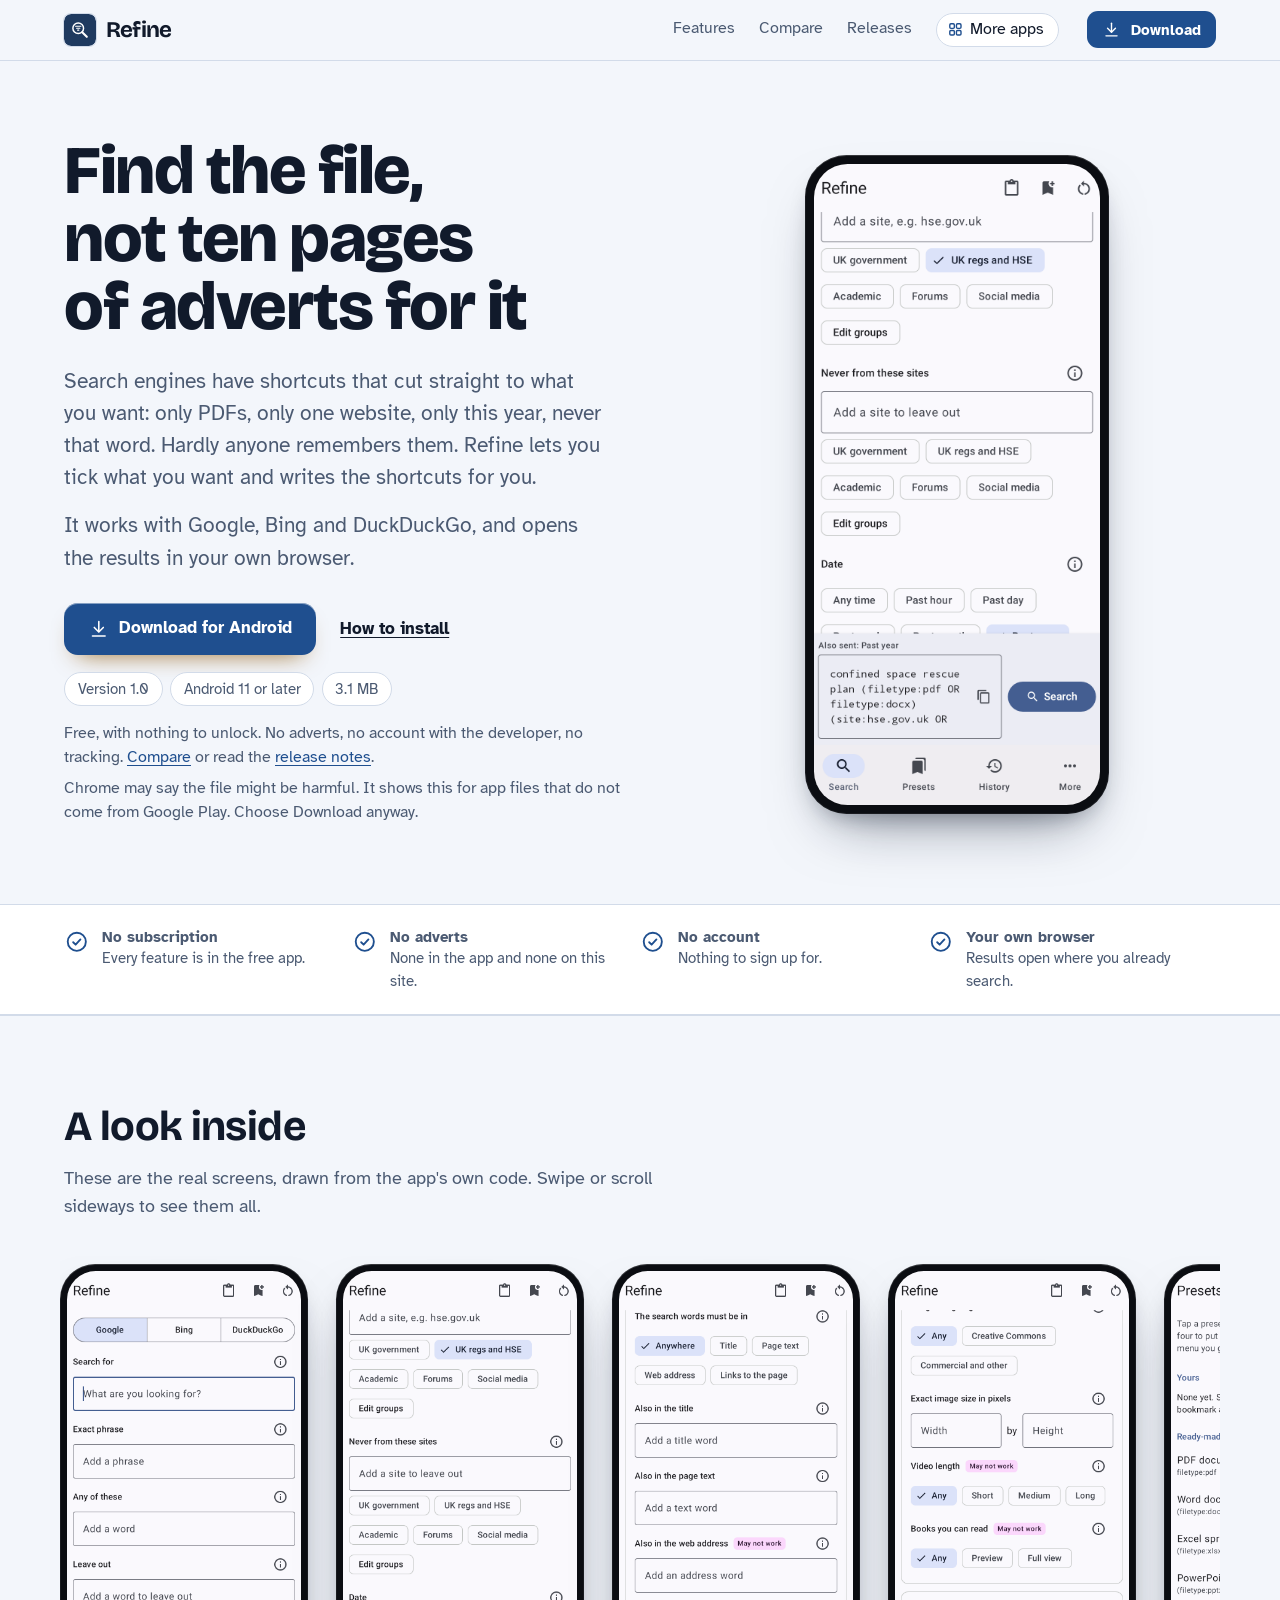
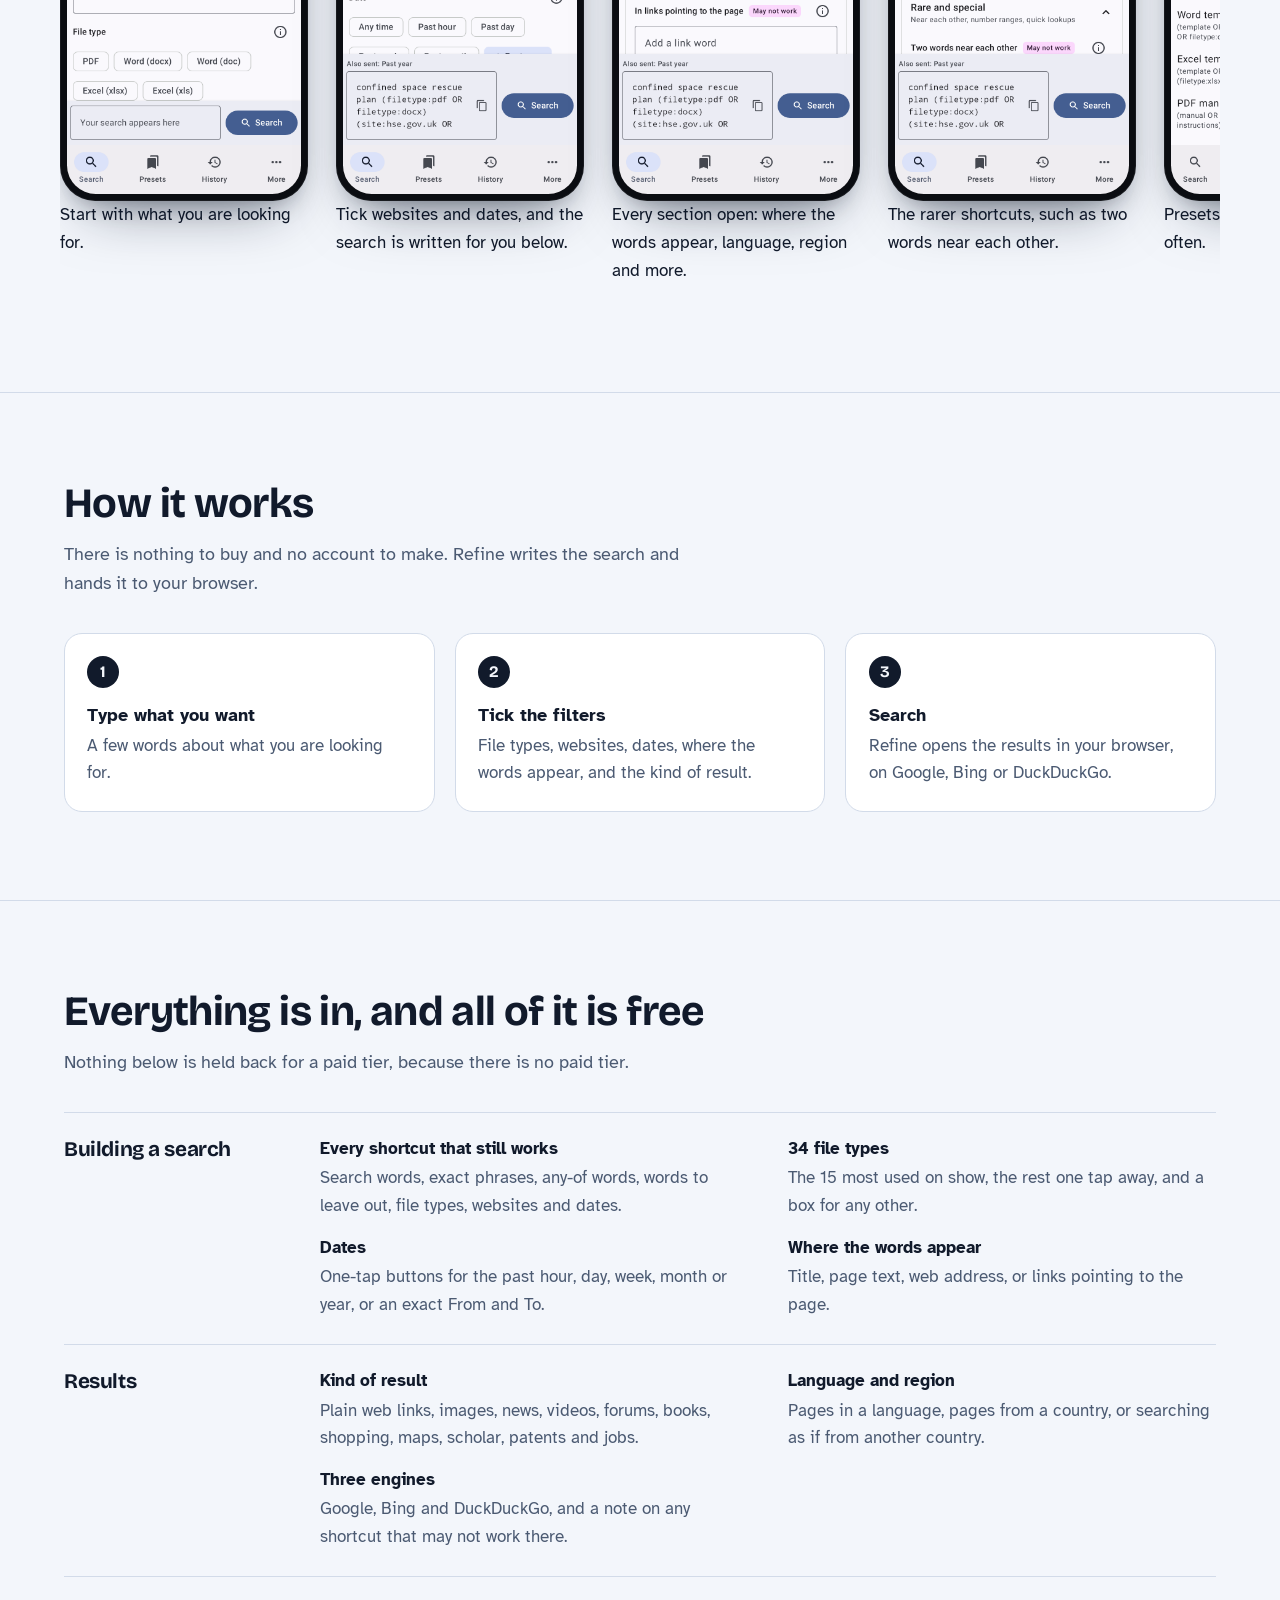
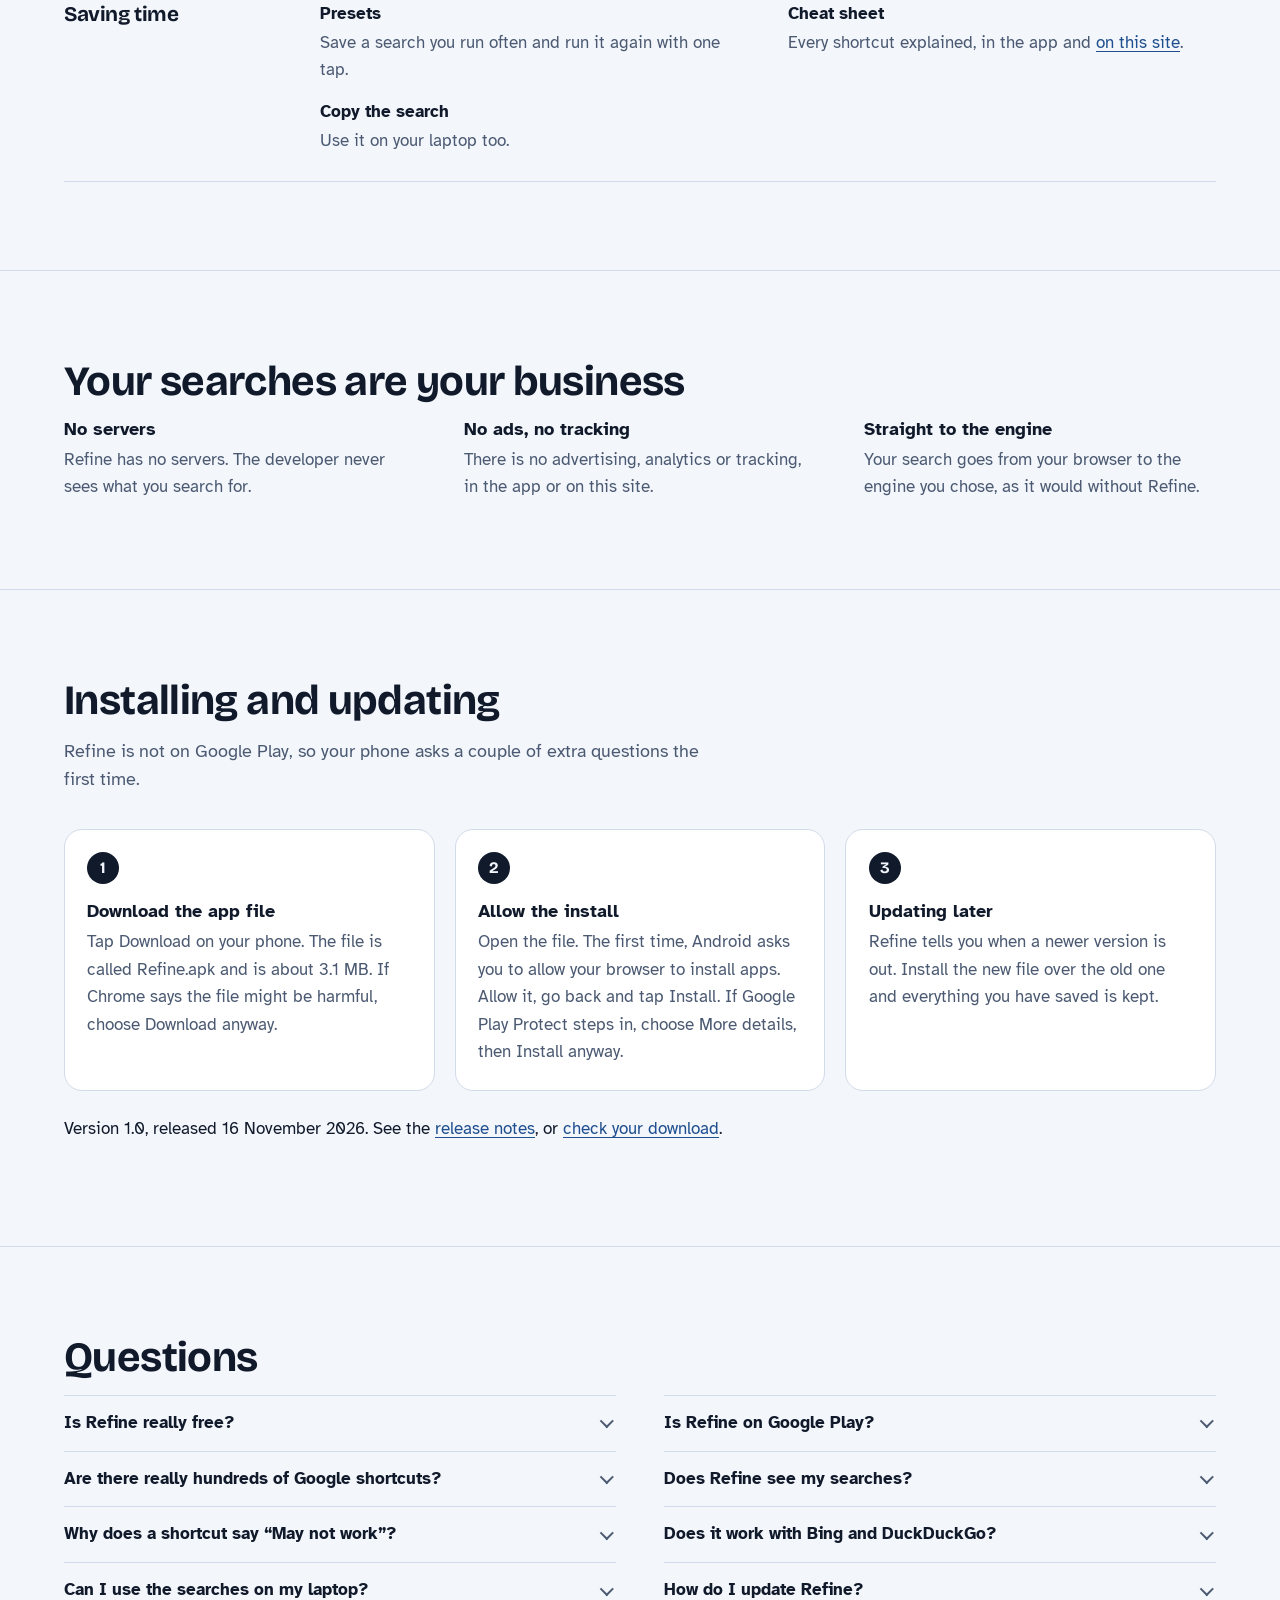
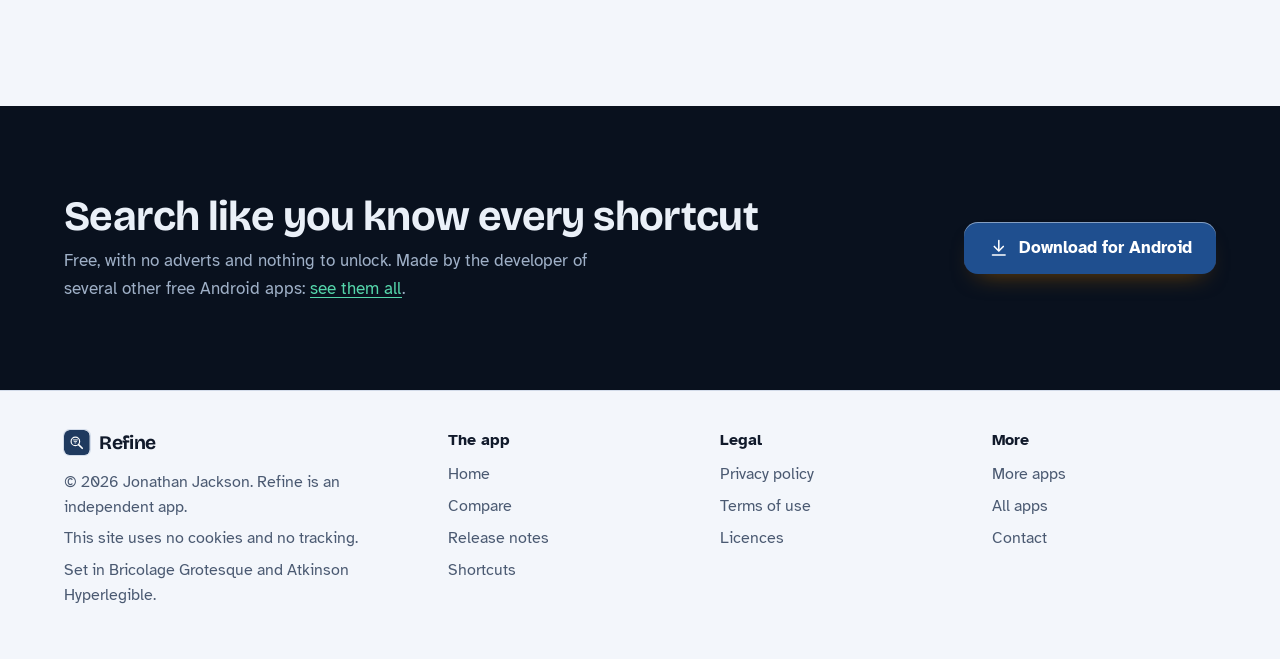
<file: index.html>
<!DOCTYPE html>
<html lang="en-GB">
<head>
<meta charset="utf-8">
<meta name="viewport" content="width=device-width, initial-scale=1">
<title>Refine: tick what you want and it writes the search shortcuts for you</title>
<meta name="description" content="Refine is a free Android app that builds searches for Google, Bing and DuckDuckGo from boxes you tick: file types, websites, dates, exact phrases and more. No adverts, no account.">
<meta name="author" content="Jonathan Jackson">
<link rel="canonical" href="https://customgpter.github.io/refine/">
<meta name="theme-color" content="#f3f6fb" media="(prefers-color-scheme: light)">
<meta name="theme-color" content="#0b111c" media="(prefers-color-scheme: dark)">
<meta property="og:type" content="website">
<meta property="og:site_name" content="Refine">
<meta property="og:title" content="Refine: tick what you want and it writes the search shortcuts for you">
<meta property="og:description" content="Refine is a free Android app that builds searches for Google, Bing and DuckDuckGo from boxes you tick: file types, websites, dates, exact phrases and more. No adverts, no account.">
<meta property="og:url" content="https://customgpter.github.io/refine/">
<meta property="og:image" content="https://customgpter.github.io/refine/assets/og.png">
<meta property="og:image:width" content="1200">
<meta property="og:image:height" content="630">
<meta property="og:image:alt" content="Refine&#x27;s search builder with a search for PDF and Word files from the past year">
<meta property="og:locale" content="en_GB">
<meta name="twitter:card" content="summary_large_image">
<link rel="icon" href="./assets/favicon.svg" type="image/svg+xml">
<link rel="apple-touch-icon" href="./assets/apple-touch-icon.png">
<link rel="preload" href="./assets/fonts/bricolage-grotesque-latin.woff2" as="font" type="font/woff2" crossorigin>
<link rel="preload" href="./assets/fonts/atkinson-hyperlegible-latin-400-normal.woff2" as="font" type="font/woff2" crossorigin>
<link rel="stylesheet" href="./assets/site.css?v=1">
<link rel="stylesheet" href="./assets/house.css?v=1">
<link rel="stylesheet" href="./assets/apps-list.css?v=1">
<script src="./assets/apps-list.js?v=1" defer></script>
<script type="application/ld+json">{"@context":"https://schema.org","@type":"SoftwareApplication","name":"Refine","url":"https://customgpter.github.io/refine/","description":"Refine is a free Android app that builds searches for Google, Bing and DuckDuckGo from boxes you tick: file types, websites, dates, exact phrases and more. No adverts, no account.","applicationCategory":"UtilitiesApplication","operatingSystem":"Android 11 or later","softwareVersion":"1.0","downloadUrl":"https://github.com/CustomGPTer/refine/releases/latest/download/Refine.apk","releaseNotes":"https://customgpter.github.io/refine/releases.html","offers":{"@type":"Offer","price":"0","priceCurrency":"GBP"},"inLanguage":"en-GB","image":"https://customgpter.github.io/refine/assets/og.png","featureList":["Every shortcut that still works","34 file types","Dates","Where the words appear","Kind of result","Language and region","Three engines","Presets","Cheat sheet","Copy the search"],"author":{"@type":"Person","name":"Jonathan Jackson"}}</script>
<script type="application/ld+json">{"@context":"https://schema.org","@type":"FAQPage","mainEntity":[{"@type":"Question","name":"Is Refine really free?","acceptedAnswer":{"@type":"Answer","text":"Yes. There is no paid version, no subscription and no adverts, and nothing in the app is locked."}},{"@type":"Question","name":"Is Refine on Google Play?","acceptedAnswer":{"@type":"Answer","text":"No. Refine is a personal project and is downloaded from this site as an Android app file. It needs Android 11 or later, which covers almost every phone sold in recent years."}},{"@type":"Question","name":"Are there really hundreds of Google shortcuts?","acceptedAnswer":{"@type":"Answer","text":"No. Google has about 25 typed shortcuts that work every time, a further handful that are hit-and-miss, and a dozen it has switched off. The rest of the power is in filters that live in the web address, such as exact dates, language, country and the kind of result. Refine has a box for all of the ones that still do something, and tells you which are hit-and-miss. The shortcuts page lists every one."}},{"@type":"Question","name":"Does Refine see my searches?","acceptedAnswer":{"@type":"Answer","text":"Nobody connected with Refine does. The app builds a normal search link and hands it to your browser, exactly as if you had typed it yourself. Your history and presets are kept on your phone. The detail is in the privacy policy."}},{"@type":"Question","name":"Why does a shortcut say “May not work”?","acceptedAnswer":{"@type":"Answer","text":"Search engines change their shortcuts without notice. One with that label has not been switched off, but it does not always do what it says. If a search looks wrong, that box is the first one to untick."}},{"@type":"Question","name":"Does it work with Bing and DuckDuckGo?","acceptedAnswer":{"@type":"Answer","text":"Yes. Pick the engine at the top. Each one understands a different set of shortcuts, so Refine greys out the boxes that engine does not know and leaves them out of the search, and tells you which ones it left out."}},{"@type":"Question","name":"Can I use the searches on my laptop?","acceptedAnswer":{"@type":"Answer","text":"Yes. Copy the finished search with one tap and paste it into any browser. The in-app cheat sheet lists every shortcut and can be saved as a PDF to keep by your desk."}},{"@type":"Question","name":"How do I update Refine?","acceptedAnswer":{"@type":"Answer","text":"Refine tells you when it opens if a newer version is out. Download it from this site and install it over the one you have. Your presets, site groups and history are kept."}}]}</script>
</head>
<body>
<a class="skip" href="#main">Skip to content</a>
<header class="masthead">
<div class="wrap">
<a class="brand" href="./" aria-label="Refine home"><svg viewBox="0 0 108 108" aria-hidden="true"><rect width="108" height="108" rx="24" fill="#1f3a5f"/><circle cx="48" cy="48" r="18" fill="none" stroke="#fff" stroke-width="5"/><path d="M61.5 61.5 77 77" fill="none" stroke="#fff" stroke-width="7" stroke-linecap="round"/><path d="M39 41.5h18M42.5 48h11M46 54.5h4" fill="none" stroke="#fff" stroke-width="3.6" stroke-linecap="round"/></svg><span>Refine</span></a>
<nav aria-label="Main"><ul><li><a href="./#features">Features</a></li><li><a href="./compare.html">Compare</a></li><li><a href="./releases.html">Releases</a></li><li><a class="more-apps" href="./more-apps.html"><svg class="ico" viewBox="0 0 24 24" aria-hidden="true"><rect x="4" y="4" width="6.5" height="6.5" rx="1.6"/><rect x="13.5" y="4" width="6.5" height="6.5" rx="1.6"/><rect x="4" y="13.5" width="6.5" height="6.5" rx="1.6"/><rect x="13.5" y="13.5" width="6.5" height="6.5" rx="1.6"/></svg>More apps</a></li></ul></nav>
<a class="button small" href="https://github.com/CustomGPTer/refine/releases/latest/download/Refine.apk"><svg class="ico" viewBox="0 0 24 24" aria-hidden="true"><path d="M12 4v11"/><path d="M7 10.5l5 5 5-5"/><path d="M5 20h14"/></svg>Download</a>
</div>
</header>
<main id="main">
<div class="hero">
<div class="wrap hero-grid">
<div class="hero-copy">
<h1>Find the file, not ten pages of adverts for it</h1>
<p class="lede">Search engines have shortcuts that cut straight to what you want: only PDFs, only one website, only this year, never that word. Hardly anyone remembers them. Refine lets you tick what you want and writes the shortcuts for you.</p><p class="lede">It works with Google, Bing and DuckDuckGo, and opens the results in your own browser.</p>

<p class="get" id="download"><a class="button" href="https://github.com/CustomGPTer/refine/releases/latest/download/Refine.apk"><svg class="ico" viewBox="0 0 24 24" aria-hidden="true"><path d="M12 4v11"/><path d="M7 10.5l5 5 5-5"/><path d="M5 20h14"/></svg>Download for Android</a><a class="aside" href="#install">How to install</a></p>
<ul class="pills"><li>Version 1.0</li><li>Android 11 or later</li><li>3.1 MB</li></ul>
<p class="facts">Free, with nothing to unlock. No adverts, no account with the developer, no tracking. <a href="compare.html">Compare</a> or read the <a href="releases.html">release notes</a>.</p>
<p class="facts">Chrome may say the file might be harmful. It shows this for app files that do not come from Google Play. Choose Download anyway.</p>
</div>
<div class="hero-phone"><div class="phone"><img src="./assets/screens/built.png" alt="Tick websites and dates, and the search is written for you below." width="393" height="852" fetchpriority="high"></div></div>
</div>
</div>

<section class="promises" aria-label="In short">
<div class="wrap"><ul><li><svg class="ico" viewBox="0 0 24 24" aria-hidden="true"><circle cx="12" cy="12" r="8.5"/><path d="M8.6 12.4l2.3 2.3 4.5-4.9"/></svg><span><b>No subscription</b><span>Every feature is in the free app.</span></span></li><li><svg class="ico" viewBox="0 0 24 24" aria-hidden="true"><circle cx="12" cy="12" r="8.5"/><path d="M8.6 12.4l2.3 2.3 4.5-4.9"/></svg><span><b>No adverts</b><span>None in the app and none on this site.</span></span></li><li><svg class="ico" viewBox="0 0 24 24" aria-hidden="true"><circle cx="12" cy="12" r="8.5"/><path d="M8.6 12.4l2.3 2.3 4.5-4.9"/></svg><span><b>No account</b><span>Nothing to sign up for.</span></span></li><li><svg class="ico" viewBox="0 0 24 24" aria-hidden="true"><circle cx="12" cy="12" r="8.5"/><path d="M8.6 12.4l2.3 2.3 4.5-4.9"/></svg><span><b>Your own browser</b><span>Results open where you already search.</span></span></li></ul></div>
</section>

<section id="screens" aria-labelledby="screens-h">
<div class="wrap">
<h2 id="screens-h">A look inside</h2>
<p class="intro">These are the real screens, drawn from the app&#x27;s own code. Swipe or scroll sideways to see them all.</p>
<div class="gallery" tabindex="0" role="region" aria-label="Screens from Refine"><figure class="shot"><div class="phone"><img src="./assets/screens/empty.png" alt="Start with what you are looking for." width="393" height="852" loading="eager" decoding="async"></div><figcaption>Start with what you are looking for.</figcaption></figure><figure class="shot"><div class="phone"><img src="./assets/screens/built.png" alt="Tick websites and dates, and the search is written for you below." width="393" height="852" loading="eager" decoding="async"></div><figcaption>Tick websites and dates, and the search is written for you below.</figcaption></figure><figure class="shot"><div class="phone"><img src="./assets/screens/folds.png" alt="Every section open: where the words appear, language, region and more." width="393" height="852" loading="eager" decoding="async"></div><figcaption>Every section open: where the words appear, language, region and more.</figcaption></figure><figure class="shot"><div class="phone"><img src="./assets/screens/rare.png" alt="The rarer shortcuts, such as two words near each other." width="393" height="852" loading="eager" decoding="async"></div><figcaption>The rarer shortcuts, such as two words near each other.</figcaption></figure><figure class="shot"><div class="phone"><img src="./assets/screens/presets.png" alt="Presets for searches you run often." width="393" height="852" loading="eager" decoding="async"></div><figcaption>Presets for searches you run often.</figcaption></figure><figure class="shot"><div class="phone"><img src="./assets/screens/cheat.png" alt="A cheat sheet of every shortcut." width="393" height="852" loading="eager" decoding="async"></div><figcaption>A cheat sheet of every shortcut.</figcaption></figure><figure class="shot"><div class="phone"><img src="./assets/screens/settings.png" alt="Settings for the engine, the browser and the look." width="393" height="852" loading="eager" decoding="async"></div><figcaption>Settings for the engine, the browser and the look.</figcaption></figure></div>
</div>
</section>

<section id="how" aria-labelledby="how-h">
<div class="wrap">
<h2 id="how-h">How it works</h2>
<p class="intro">There is nothing to buy and no account to make. Refine writes the search and hands it to your browser.</p>
<ol class="steps"><li><h3>Type what you want</h3><p>A few words about what you are looking for.</p></li><li><h3>Tick the filters</h3><p>File types, websites, dates, where the words appear, and the kind of result.</p></li><li><h3>Search</h3><p>Refine opens the results in your browser, on Google, Bing or DuckDuckGo.</p></li></ol>
</div>
</section>

<section id="features" aria-labelledby="features-h">
<div class="wrap">
<h2 id="features-h">Everything is in, and all of it is free</h2>
<p class="intro">Nothing below is held back for a paid tier, because there is no paid tier.</p>
<div class="groups"><div class="group"><h3>Building a search</h3><dl><div><dt>Every shortcut that still works</dt><dd>Search words, exact phrases, any-of words, words to leave out, file types, websites and dates.</dd></div><div><dt>34 file types</dt><dd>The 15 most used on show, the rest one tap away, and a box for any other.</dd></div><div><dt>Dates</dt><dd>One-tap buttons for the past hour, day, week, month or year, or an exact From and To.</dd></div><div><dt>Where the words appear</dt><dd>Title, page text, web address, or links pointing to the page.</dd></div></dl></div><div class="group"><h3>Results</h3><dl><div><dt>Kind of result</dt><dd>Plain web links, images, news, videos, forums, books, shopping, maps, scholar, patents and jobs.</dd></div><div><dt>Language and region</dt><dd>Pages in a language, pages from a country, or searching as if from another country.</dd></div><div><dt>Three engines</dt><dd>Google, Bing and DuckDuckGo, and a note on any shortcut that may not work there.</dd></div></dl></div><div class="group"><h3>Saving time</h3><dl><div><dt>Presets</dt><dd>Save a search you run often and run it again with one tap.</dd></div><div><dt>Cheat sheet</dt><dd>Every shortcut explained, in the app and <a href="shortcuts.html">on this site</a>.</dd></div><div><dt>Copy the search</dt><dd>Use it on your laptop too.</dd></div></dl></div></div>
</div>
</section>

<section id="privacy" aria-labelledby="privacy-h">
<div class="wrap">
<h2 id="privacy-h">Your searches are your business</h2>
<ul class="plain"><li><h3>No servers</h3><p>Refine has no servers. The developer never sees what you search for.</p></li><li><h3>No ads, no tracking</h3><p>There is no advertising, analytics or tracking, in the app or on this site.</p></li><li><h3>Straight to the engine</h3><p>Your search goes from your browser to the engine you chose, as it would without Refine.</p></li></ul>
</div>
</section>

<section id="install" aria-labelledby="install-h">
<div class="wrap">
<h2 id="install-h">Installing and updating</h2>
<p class="intro">Refine is not on Google Play, so your phone asks a couple of extra questions the first time.</p>
<ol class="steps"><li><h3>Download the app file</h3><p>Tap Download on your phone. The file is called Refine.apk and is about 3.1 MB. If Chrome says the file might be harmful, choose Download anyway.</p></li><li><h3>Allow the install</h3><p>Open the file. The first time, Android asks you to allow your browser to install apps. Allow it, go back and tap Install. If Google Play Protect steps in, choose More details, then Install anyway.</p></li><li><h3>Updating later</h3><p>Refine tells you when a newer version is out. Install the new file over the old one and everything you have saved is kept.</p></li></ol>
<p class="after-table">Version 1.0, released 16 November 2026. See the <a href="releases.html">release notes</a>, or <a href="releases.html#checking">check your download</a>.</p>
</div>
</section>

<section id="questions" aria-labelledby="questions-h">
<div class="wrap">
<h2 id="questions-h">Questions</h2>
<div class="faq"><details><summary>Is Refine really free?</summary><p>Yes. There is no paid version, no subscription and no adverts, and nothing in the app is locked.</p></details><details><summary>Is Refine on Google Play?</summary><p>No. Refine is a personal project and is downloaded from this site as an Android app file. It needs Android 11 or later, which covers almost every phone sold in recent years.</p></details><details><summary>Are there really hundreds of Google shortcuts?</summary><p>No. Google has about 25 typed shortcuts that work every time, a further handful that are hit-and-miss, and a dozen it has switched off. The rest of the power is in filters that live in the web address, such as exact dates, language, country and the kind of result. Refine has a box for all of the ones that still do something, and tells you which are hit-and-miss. The <a href="shortcuts.html">shortcuts page</a> lists every one.</p></details><details><summary>Does Refine see my searches?</summary><p>Nobody connected with Refine does. The app builds a normal search link and hands it to your browser, exactly as if you had typed it yourself. Your history and presets are kept on your phone. The detail is in the <a href="privacy.html">privacy policy</a>.</p></details><details><summary>Why does a shortcut say “May not work”?</summary><p>Search engines change their shortcuts without notice. One with that label has not been switched off, but it does not always do what it says. If a search looks wrong, that box is the first one to untick.</p></details><details><summary>Does it work with Bing and DuckDuckGo?</summary><p>Yes. Pick the engine at the top. Each one understands a different set of shortcuts, so Refine greys out the boxes that engine does not know and leaves them out of the search, and tells you which ones it left out.</p></details><details><summary>Can I use the searches on my laptop?</summary><p>Yes. Copy the finished search with one tap and paste it into any browser. The in-app cheat sheet lists every shortcut and can be saved as a PDF to keep by your desk.</p></details><details><summary>How do I update Refine?</summary><p>Refine tells you when it opens if a newer version is out. Download it from this site and install it over the one you have. Your presets, site groups and history are kept.</p></details></div>
</div>
</section>

<section class="closing" aria-labelledby="closing-h">
<div class="wrap">
<div><h2 id="closing-h">Search like you know every shortcut</h2><p>Free, with no adverts and nothing to unlock. Made by the developer of several other free Android apps: <a href="more-apps.html">see them all</a>.</p></div>
<a class="button" href="https://github.com/CustomGPTer/refine/releases/latest/download/Refine.apk"><svg class="ico" viewBox="0 0 24 24" aria-hidden="true"><path d="M12 4v11"/><path d="M7 10.5l5 5 5-5"/><path d="M5 20h14"/></svg>Download for Android</a>
</div>
</section>
</main>
<footer class="colophon">
<div class="wrap">
<div>
<a class="brand" href="./" aria-label="Refine home"><svg viewBox="0 0 108 108" aria-hidden="true"><rect width="108" height="108" rx="24" fill="#1f3a5f"/><circle cx="48" cy="48" r="18" fill="none" stroke="#fff" stroke-width="5"/><path d="M61.5 61.5 77 77" fill="none" stroke="#fff" stroke-width="7" stroke-linecap="round"/><path d="M39 41.5h18M42.5 48h11M46 54.5h4" fill="none" stroke="#fff" stroke-width="3.6" stroke-linecap="round"/></svg><span>Refine</span></a>
<p>&copy; 2026 Jonathan Jackson. Refine is an independent app.</p>
<p>This site uses no cookies and no tracking.</p>
<p>Set in Bricolage Grotesque and Atkinson Hyperlegible.</p>
</div>
<nav aria-label="The app"><h2>The app</h2><ul>
<li><a href="./">Home</a></li>
<li><a href="./compare.html">Compare</a></li>
<li><a href="./releases.html">Release notes</a></li>
<li><a href="./shortcuts.html">Shortcuts</a></li>
</ul></nav>
<nav aria-label="Legal"><h2>Legal</h2><ul>
<li><a href="./privacy.html">Privacy policy</a></li>
<li><a href="./terms.html">Terms of use</a></li>
<li><a href="./licences.html">Licences</a></li>
</ul></nav>
<nav aria-label="More"><h2>More</h2><ul>
<li><a href="./more-apps.html">More apps</a></li>
<li><a href="https://customgpter.github.io/">All apps</a></li>
<li><a href="https://github.com/CustomGPTer/refine/issues">Contact</a></li>
</ul></nav>
</div>
</footer>
</body>
</html>
</file>
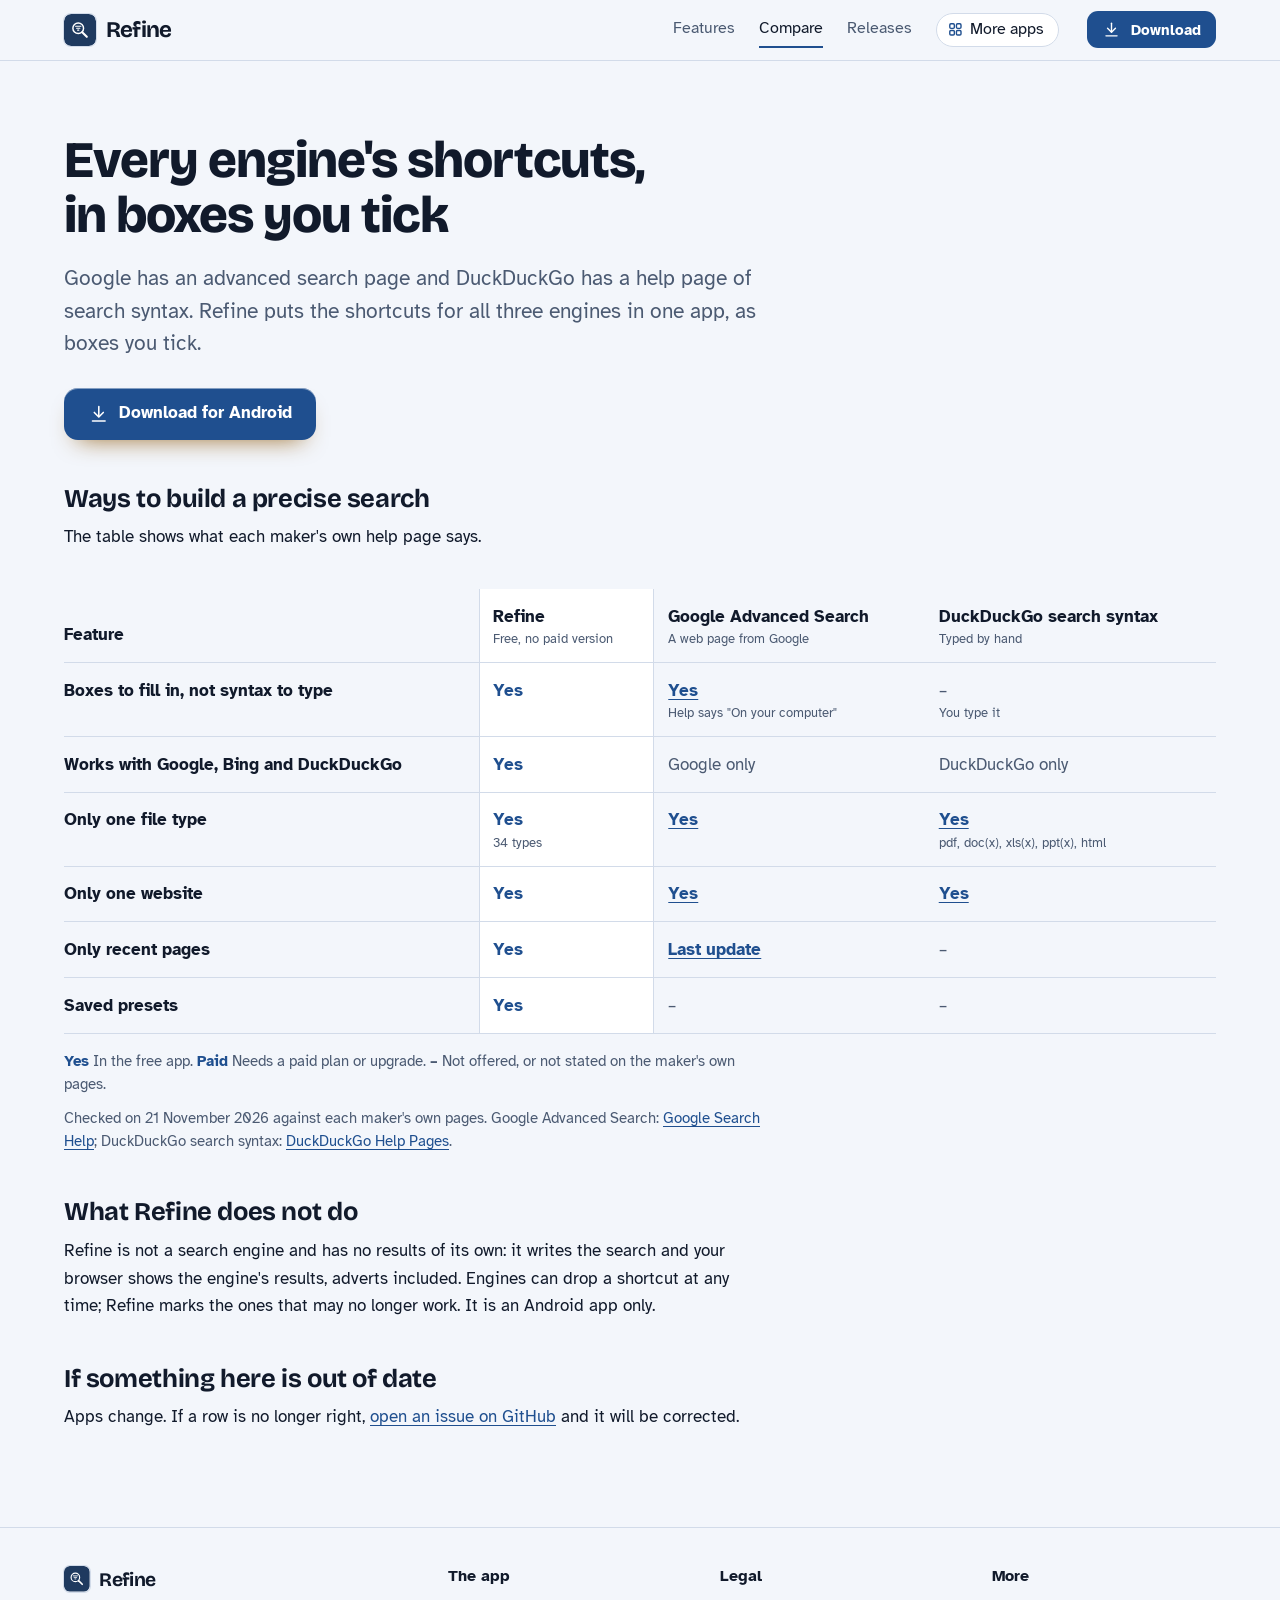
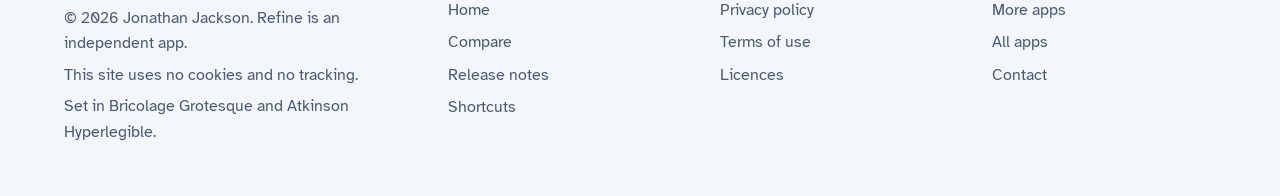
<file: compare.html>
<!DOCTYPE html>
<html lang="en-GB">
<head>
<meta charset="utf-8">
<meta name="viewport" content="width=device-width, initial-scale=1">
<title>Refine compared with the engines&#x27; own advanced search</title>
<meta name="description" content="How Refine compares with Google&#x27;s Advanced Search page and DuckDuckGo&#x27;s search syntax, row by row, with each claim linked to the maker&#x27;s own help page.">
<meta name="author" content="Jonathan Jackson">
<link rel="canonical" href="https://customgpter.github.io/refine/compare.html">
<meta name="theme-color" content="#f3f6fb" media="(prefers-color-scheme: light)">
<meta name="theme-color" content="#0b111c" media="(prefers-color-scheme: dark)">
<meta property="og:type" content="website">
<meta property="og:site_name" content="Refine">
<meta property="og:title" content="Refine compared with the engines&#x27; own advanced search">
<meta property="og:description" content="How Refine compares with Google&#x27;s Advanced Search page and DuckDuckGo&#x27;s search syntax, row by row, with each claim linked to the maker&#x27;s own help page.">
<meta property="og:url" content="https://customgpter.github.io/refine/compare.html">
<meta property="og:image" content="https://customgpter.github.io/refine/assets/og.png">
<meta property="og:image:width" content="1200">
<meta property="og:image:height" content="630">
<meta property="og:image:alt" content="Refine&#x27;s search builder with a search for PDF and Word files from the past year">
<meta property="og:locale" content="en_GB">
<meta name="twitter:card" content="summary_large_image">
<link rel="icon" href="./assets/favicon.svg" type="image/svg+xml">
<link rel="apple-touch-icon" href="./assets/apple-touch-icon.png">
<link rel="preload" href="./assets/fonts/bricolage-grotesque-latin.woff2" as="font" type="font/woff2" crossorigin>
<link rel="preload" href="./assets/fonts/atkinson-hyperlegible-latin-400-normal.woff2" as="font" type="font/woff2" crossorigin>
<link rel="stylesheet" href="./assets/site.css?v=1">
<link rel="stylesheet" href="./assets/house.css?v=1">
<link rel="stylesheet" href="./assets/apps-list.css?v=1">
<script src="./assets/apps-list.js?v=1" defer></script>
</head>
<body>
<a class="skip" href="#main">Skip to content</a>
<header class="masthead">
<div class="wrap">
<a class="brand" href="./" aria-label="Refine home"><svg viewBox="0 0 108 108" aria-hidden="true"><rect width="108" height="108" rx="24" fill="#1f3a5f"/><circle cx="48" cy="48" r="18" fill="none" stroke="#fff" stroke-width="5"/><path d="M61.5 61.5 77 77" fill="none" stroke="#fff" stroke-width="7" stroke-linecap="round"/><path d="M39 41.5h18M42.5 48h11M46 54.5h4" fill="none" stroke="#fff" stroke-width="3.6" stroke-linecap="round"/></svg><span>Refine</span></a>
<nav aria-label="Main"><ul><li><a href="./#features">Features</a></li><li><a href="./compare.html" aria-current="page">Compare</a></li><li><a href="./releases.html">Releases</a></li><li><a class="more-apps" href="./more-apps.html"><svg class="ico" viewBox="0 0 24 24" aria-hidden="true"><rect x="4" y="4" width="6.5" height="6.5" rx="1.6"/><rect x="13.5" y="4" width="6.5" height="6.5" rx="1.6"/><rect x="4" y="13.5" width="6.5" height="6.5" rx="1.6"/><rect x="13.5" y="13.5" width="6.5" height="6.5" rx="1.6"/></svg>More apps</a></li></ul></nav>
<a class="button small" href="https://github.com/CustomGPTer/refine/releases/latest/download/Refine.apk"><svg class="ico" viewBox="0 0 24 24" aria-hidden="true"><path d="M12 4v11"/><path d="M7 10.5l5 5 5-5"/><path d="M5 20h14"/></svg>Download</a>
</div>
</header>
<main id="main" class="doc">
<div class="wrap">
<div class="measure">
<h1>Every engine&#x27;s shortcuts, in boxes you tick</h1>
<p class="lede">Google has an advanced search page and DuckDuckGo has a help page of search syntax. Refine puts the shortcuts for all three engines in one app, as boxes you tick.</p>
<p class="get"><a class="button" href="https://github.com/CustomGPTer/refine/releases/latest/download/Refine.apk"><svg class="ico" viewBox="0 0 24 24" aria-hidden="true"><path d="M12 4v11"/><path d="M7 10.5l5 5 5-5"/><path d="M5 20h14"/></svg>Download for Android</a></p>
<h2 id="table">Ways to build a precise search</h2>
<p>The table shows what each maker's own help page says.</p>
</div>
<div class="scroll">
<table class="cmp">
<thead><tr><th scope="col">Feature</th><th scope="col" class="ours">Refine<small>Free, no paid version</small></th><th scope="col">Google Advanced Search<small>A web page from Google</small></th><th scope="col">DuckDuckGo search syntax<small>Typed by hand</small></th></tr></thead>
<tbody>
<tr><th scope="row">Boxes to fill in, not syntax to type</th><td class="yes ours"><span class="app">Refine</span><span class="v">Yes</span></td><td class="yes"><span class="app">Google Advanced Search</span><span class="v"><a href="https://support.google.com/websearch/answer/35890">Yes</a><small>Help says "On your computer"</small></span></td><td class="na"><span class="app">DuckDuckGo search syntax</span><span class="v">&ndash;<small>You type it</small></span></td></tr>
<tr><th scope="row">Works with Google, Bing and DuckDuckGo</th><td class="yes ours"><span class="app">Refine</span><span class="v">Yes</span></td><td class="na"><span class="app">Google Advanced Search</span><span class="v">Google only</span></td><td class="na"><span class="app">DuckDuckGo search syntax</span><span class="v">DuckDuckGo only</span></td></tr>
<tr><th scope="row">Only one file type</th><td class="yes ours"><span class="app">Refine</span><span class="v">Yes<small>34 types</small></span></td><td class="yes"><span class="app">Google Advanced Search</span><span class="v"><a href="https://support.google.com/websearch/answer/35890">Yes</a></span></td><td class="yes"><span class="app">DuckDuckGo search syntax</span><span class="v"><a href="https://duckduckgo.com/duckduckgo-help-pages/results/syntax">Yes</a><small>pdf, doc(x), xls(x), ppt(x), html</small></span></td></tr>
<tr><th scope="row">Only one website</th><td class="yes ours"><span class="app">Refine</span><span class="v">Yes</span></td><td class="yes"><span class="app">Google Advanced Search</span><span class="v"><a href="https://support.google.com/websearch/answer/35890">Yes</a></span></td><td class="yes"><span class="app">DuckDuckGo search syntax</span><span class="v"><a href="https://duckduckgo.com/duckduckgo-help-pages/results/syntax">Yes</a></span></td></tr>
<tr><th scope="row">Only recent pages</th><td class="yes ours"><span class="app">Refine</span><span class="v">Yes</span></td><td class="yes"><span class="app">Google Advanced Search</span><span class="v"><a href="https://support.google.com/websearch/answer/35890">Last update</a></span></td><td class="na"><span class="app">DuckDuckGo search syntax</span><span class="v">&ndash;</span></td></tr>
<tr><th scope="row">Saved presets</th><td class="yes ours"><span class="app">Refine</span><span class="v">Yes</span></td><td class="na"><span class="app">Google Advanced Search</span><span class="v">&ndash;</span></td><td class="na"><span class="app">DuckDuckGo search syntax</span><span class="v">&ndash;</span></td></tr>
</tbody>
</table>
</div>
<div class="measure">
<p class="key"><strong class="yes">Yes</strong> In the free app. <strong class="pay">Paid</strong> Needs a paid plan or upgrade. <strong>&ndash;</strong> Not offered, or not stated on the maker's own pages.</p>
<p class="key">Checked on 21 November 2026 against each maker's own pages. Google Advanced Search: <a href="https://support.google.com/websearch/answer/35890">Google Search Help</a>; DuckDuckGo search syntax: <a href="https://duckduckgo.com/duckduckgo-help-pages/results/syntax">DuckDuckGo Help Pages</a>.</p>
<h2>What Refine does not do</h2><p>Refine is not a search engine and has no results of its own: it writes the search and your browser shows the engine's results, adverts included. Engines can drop a shortcut at any time; Refine marks the ones that may no longer work. It is an Android app only.</p>
<h2 id="wrong">If something here is out of date</h2>
<p>Apps change. If a row is no longer right, <a href="https://github.com/CustomGPTer/refine/issues">open an issue on GitHub</a> and it will be corrected.</p>
</div>
</div>
</main>
<footer class="colophon">
<div class="wrap">
<div>
<a class="brand" href="./" aria-label="Refine home"><svg viewBox="0 0 108 108" aria-hidden="true"><rect width="108" height="108" rx="24" fill="#1f3a5f"/><circle cx="48" cy="48" r="18" fill="none" stroke="#fff" stroke-width="5"/><path d="M61.5 61.5 77 77" fill="none" stroke="#fff" stroke-width="7" stroke-linecap="round"/><path d="M39 41.5h18M42.5 48h11M46 54.5h4" fill="none" stroke="#fff" stroke-width="3.6" stroke-linecap="round"/></svg><span>Refine</span></a>
<p>&copy; 2026 Jonathan Jackson. Refine is an independent app.</p>
<p>This site uses no cookies and no tracking.</p>
<p>Set in Bricolage Grotesque and Atkinson Hyperlegible.</p>
</div>
<nav aria-label="The app"><h2>The app</h2><ul>
<li><a href="./">Home</a></li>
<li><a href="./compare.html">Compare</a></li>
<li><a href="./releases.html">Release notes</a></li>
<li><a href="./shortcuts.html">Shortcuts</a></li>
</ul></nav>
<nav aria-label="Legal"><h2>Legal</h2><ul>
<li><a href="./privacy.html">Privacy policy</a></li>
<li><a href="./terms.html">Terms of use</a></li>
<li><a href="./licences.html">Licences</a></li>
</ul></nav>
<nav aria-label="More"><h2>More</h2><ul>
<li><a href="./more-apps.html">More apps</a></li>
<li><a href="https://customgpter.github.io/">All apps</a></li>
<li><a href="https://github.com/CustomGPTer/refine/issues">Contact</a></li>
</ul></nav>
</div>
</footer>
</body>
</html>
</file>
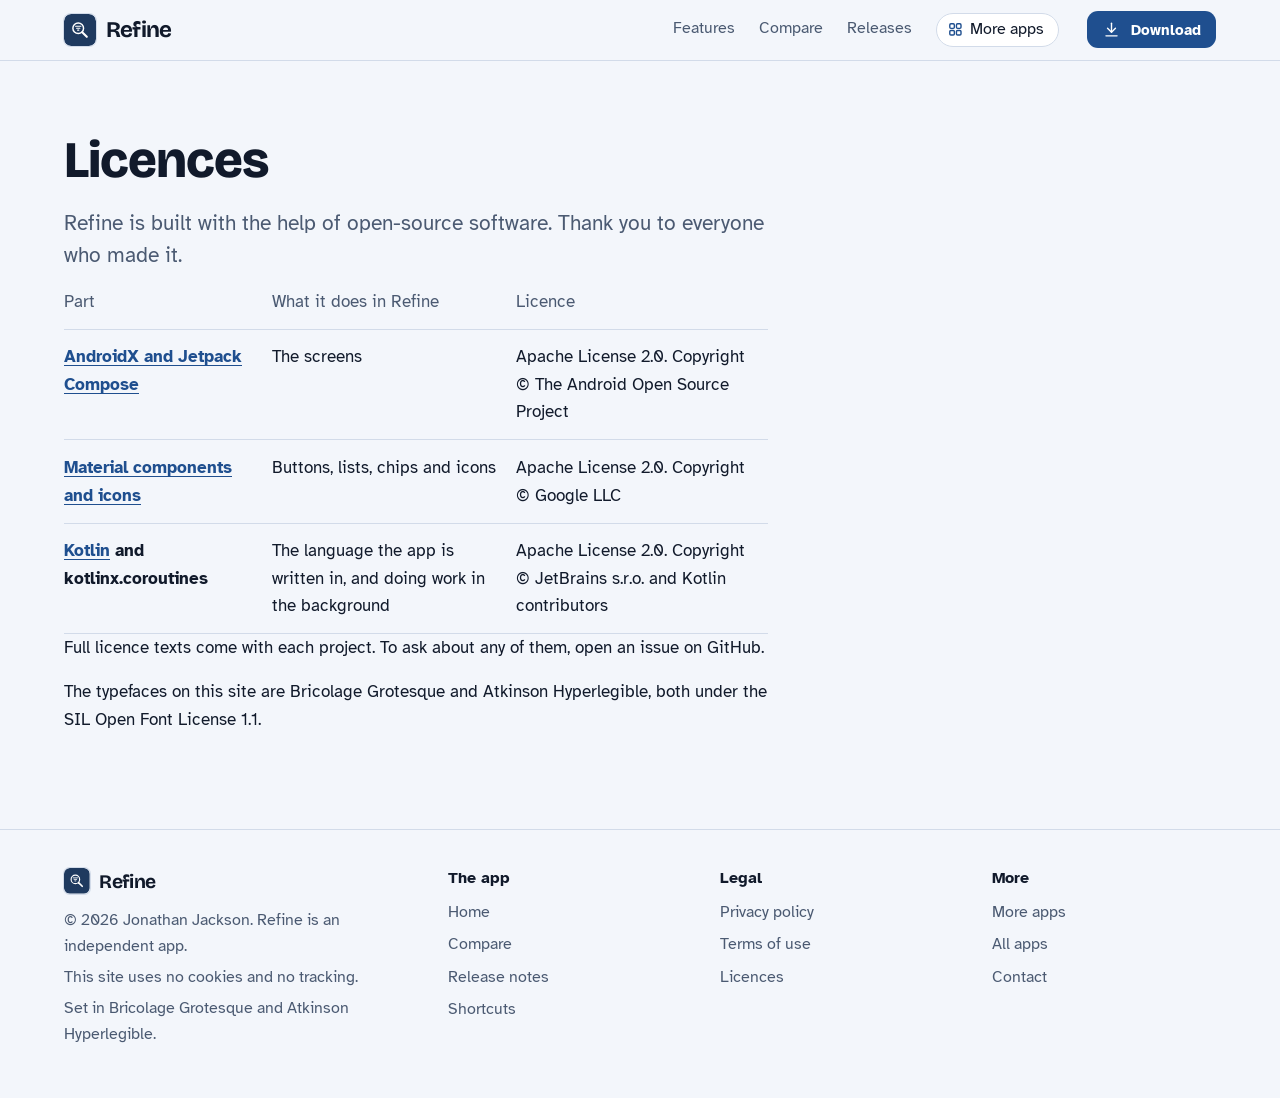
<file: licences.html>
<!DOCTYPE html>
<html lang="en-GB">
<head>
<meta charset="utf-8">
<meta name="viewport" content="width=device-width, initial-scale=1">
<title>Refine licences</title>
<meta name="description" content="The open-source parts inside Refine and their licences.">
<meta name="author" content="Jonathan Jackson">
<link rel="canonical" href="https://customgpter.github.io/refine/licences.html">
<meta name="theme-color" content="#f3f6fb" media="(prefers-color-scheme: light)">
<meta name="theme-color" content="#0b111c" media="(prefers-color-scheme: dark)">
<meta property="og:type" content="website">
<meta property="og:site_name" content="Refine">
<meta property="og:title" content="Refine licences">
<meta property="og:description" content="The open-source parts inside Refine and their licences.">
<meta property="og:url" content="https://customgpter.github.io/refine/licences.html">
<meta property="og:image" content="https://customgpter.github.io/refine/assets/og.png">
<meta property="og:image:width" content="1200">
<meta property="og:image:height" content="630">
<meta property="og:image:alt" content="Refine&#x27;s search builder with a search for PDF and Word files from the past year">
<meta property="og:locale" content="en_GB">
<meta name="twitter:card" content="summary_large_image">
<link rel="icon" href="./assets/favicon.svg" type="image/svg+xml">
<link rel="apple-touch-icon" href="./assets/apple-touch-icon.png">
<link rel="preload" href="./assets/fonts/bricolage-grotesque-latin.woff2" as="font" type="font/woff2" crossorigin>
<link rel="preload" href="./assets/fonts/atkinson-hyperlegible-latin-400-normal.woff2" as="font" type="font/woff2" crossorigin>
<link rel="stylesheet" href="./assets/site.css?v=1">
<link rel="stylesheet" href="./assets/house.css?v=1">
<link rel="stylesheet" href="./assets/apps-list.css?v=1">
<script src="./assets/apps-list.js?v=1" defer></script>
</head>
<body>
<a class="skip" href="#main">Skip to content</a>
<header class="masthead">
<div class="wrap">
<a class="brand" href="./" aria-label="Refine home"><svg viewBox="0 0 108 108" aria-hidden="true"><rect width="108" height="108" rx="24" fill="#1f3a5f"/><circle cx="48" cy="48" r="18" fill="none" stroke="#fff" stroke-width="5"/><path d="M61.5 61.5 77 77" fill="none" stroke="#fff" stroke-width="7" stroke-linecap="round"/><path d="M39 41.5h18M42.5 48h11M46 54.5h4" fill="none" stroke="#fff" stroke-width="3.6" stroke-linecap="round"/></svg><span>Refine</span></a>
<nav aria-label="Main"><ul><li><a href="./#features">Features</a></li><li><a href="./compare.html">Compare</a></li><li><a href="./releases.html">Releases</a></li><li><a class="more-apps" href="./more-apps.html"><svg class="ico" viewBox="0 0 24 24" aria-hidden="true"><rect x="4" y="4" width="6.5" height="6.5" rx="1.6"/><rect x="13.5" y="4" width="6.5" height="6.5" rx="1.6"/><rect x="4" y="13.5" width="6.5" height="6.5" rx="1.6"/><rect x="13.5" y="13.5" width="6.5" height="6.5" rx="1.6"/></svg>More apps</a></li></ul></nav>
<a class="button small" href="https://github.com/CustomGPTer/refine/releases/latest/download/Refine.apk"><svg class="ico" viewBox="0 0 24 24" aria-hidden="true"><path d="M12 4v11"/><path d="M7 10.5l5 5 5-5"/><path d="M5 20h14"/></svg>Download</a>
</div>
</header>
<main id="main" class="doc">
<div class="wrap">
<div class="measure">
<h1>Licences</h1>
<p class="lede">Refine is built with the help of open-source software. Thank you to everyone who made it.</p>
<div class="scroll"><table><thead><tr><th scope="col">Part</th><th scope="col">What it does in Refine</th><th scope="col">Licence</th></tr></thead><tbody><tr><th scope="row"><a href="https://developer.android.com/jetpack">AndroidX and Jetpack Compose</a></th><td>The screens</td><td>Apache License 2.0. Copyright &copy; The Android Open Source Project</td></tr><tr><th scope="row"><a href="https://m3.material.io">Material components and icons</a></th><td>Buttons, lists, chips and icons</td><td>Apache License 2.0. Copyright &copy; Google LLC</td></tr><tr><th scope="row"><a href="https://kotlinlang.org">Kotlin</a> and kotlinx.coroutines</th><td>The language the app is written in, and doing work in the background</td><td>Apache License 2.0. Copyright &copy; JetBrains s.r.o. and Kotlin contributors</td></tr></tbody></table></div>
<p>Full licence texts come with each project. To ask about any of them, open an issue on GitHub.</p>
<p>The typefaces on this site are Bricolage Grotesque and Atkinson Hyperlegible, both under the SIL Open Font License 1.1.</p>
</div>
</div>
</main>
<footer class="colophon">
<div class="wrap">
<div>
<a class="brand" href="./" aria-label="Refine home"><svg viewBox="0 0 108 108" aria-hidden="true"><rect width="108" height="108" rx="24" fill="#1f3a5f"/><circle cx="48" cy="48" r="18" fill="none" stroke="#fff" stroke-width="5"/><path d="M61.5 61.5 77 77" fill="none" stroke="#fff" stroke-width="7" stroke-linecap="round"/><path d="M39 41.5h18M42.5 48h11M46 54.5h4" fill="none" stroke="#fff" stroke-width="3.6" stroke-linecap="round"/></svg><span>Refine</span></a>
<p>&copy; 2026 Jonathan Jackson. Refine is an independent app.</p>
<p>This site uses no cookies and no tracking.</p>
<p>Set in Bricolage Grotesque and Atkinson Hyperlegible.</p>
</div>
<nav aria-label="The app"><h2>The app</h2><ul>
<li><a href="./">Home</a></li>
<li><a href="./compare.html">Compare</a></li>
<li><a href="./releases.html">Release notes</a></li>
<li><a href="./shortcuts.html">Shortcuts</a></li>
</ul></nav>
<nav aria-label="Legal"><h2>Legal</h2><ul>
<li><a href="./privacy.html">Privacy policy</a></li>
<li><a href="./terms.html">Terms of use</a></li>
<li><a href="./licences.html">Licences</a></li>
</ul></nav>
<nav aria-label="More"><h2>More</h2><ul>
<li><a href="./more-apps.html">More apps</a></li>
<li><a href="https://customgpter.github.io/">All apps</a></li>
<li><a href="https://github.com/CustomGPTer/refine/issues">Contact</a></li>
</ul></nav>
</div>
</footer>
</body>
</html>
</file>
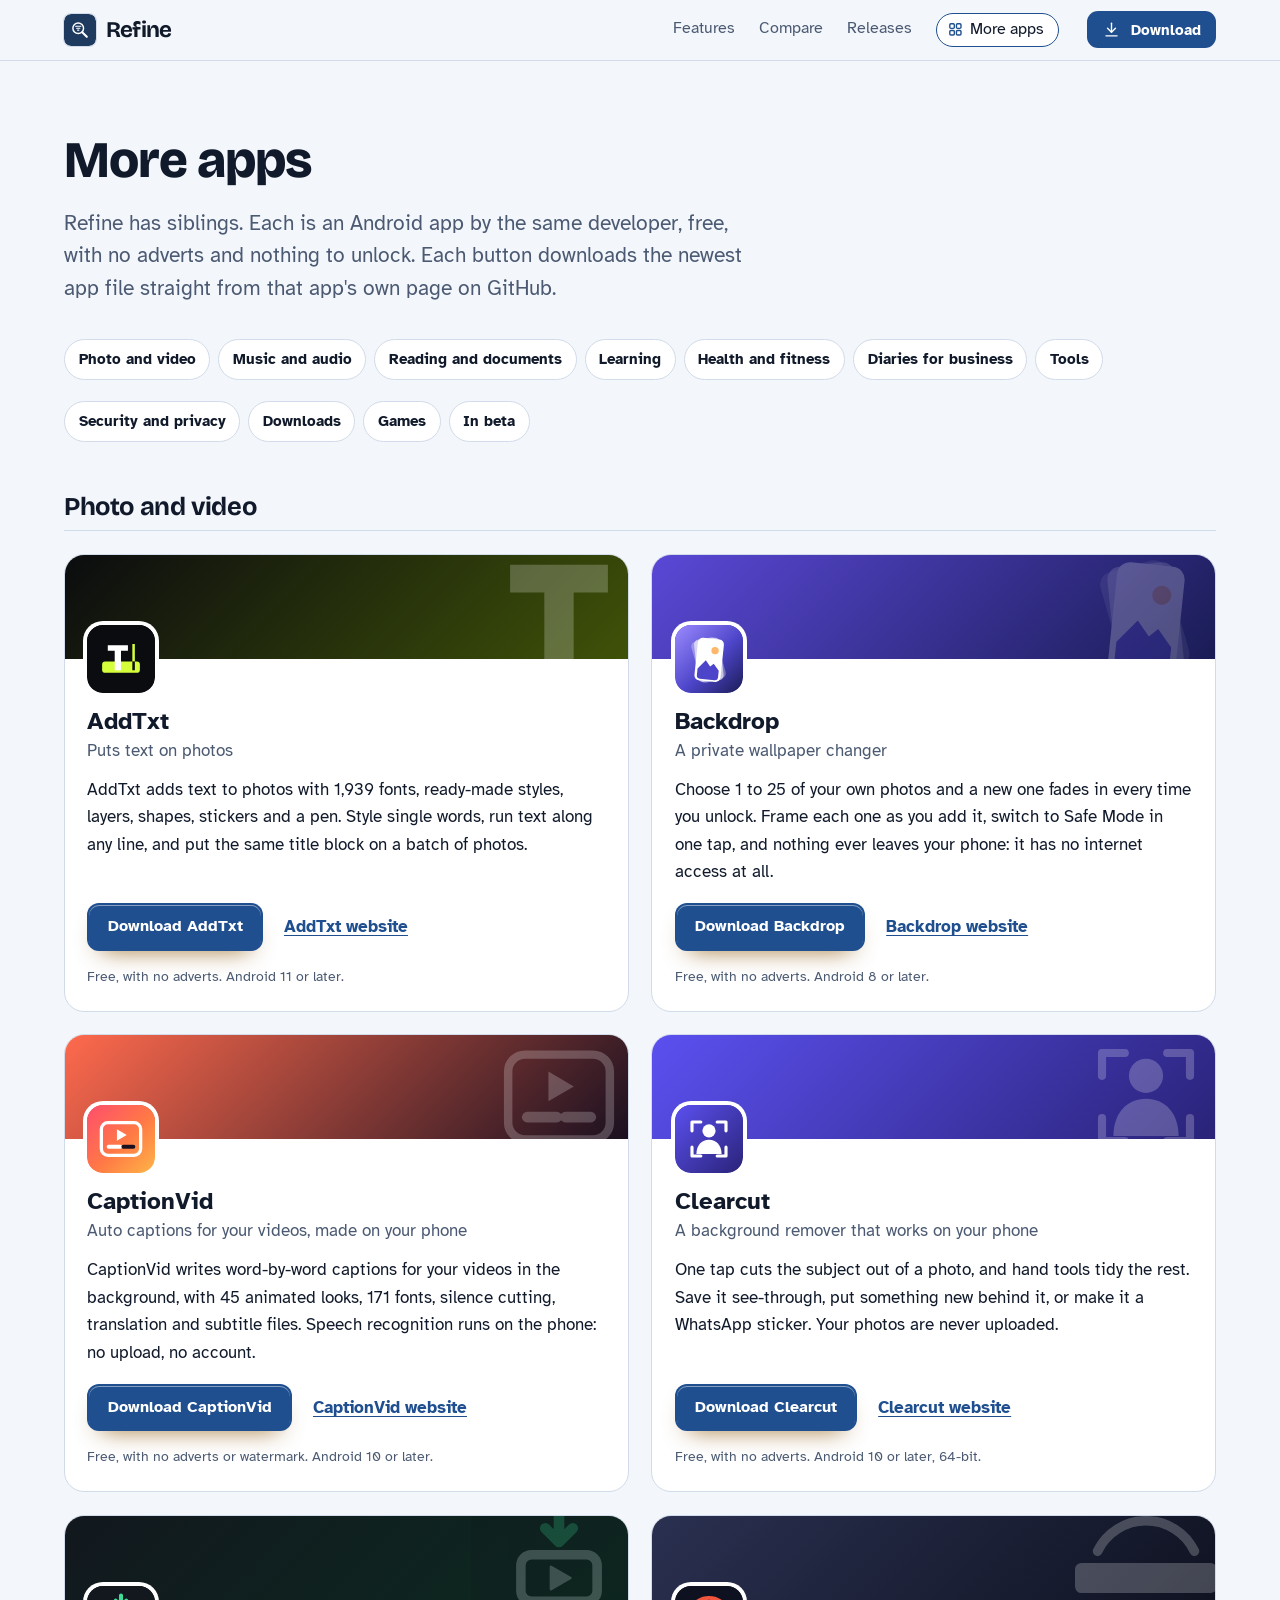
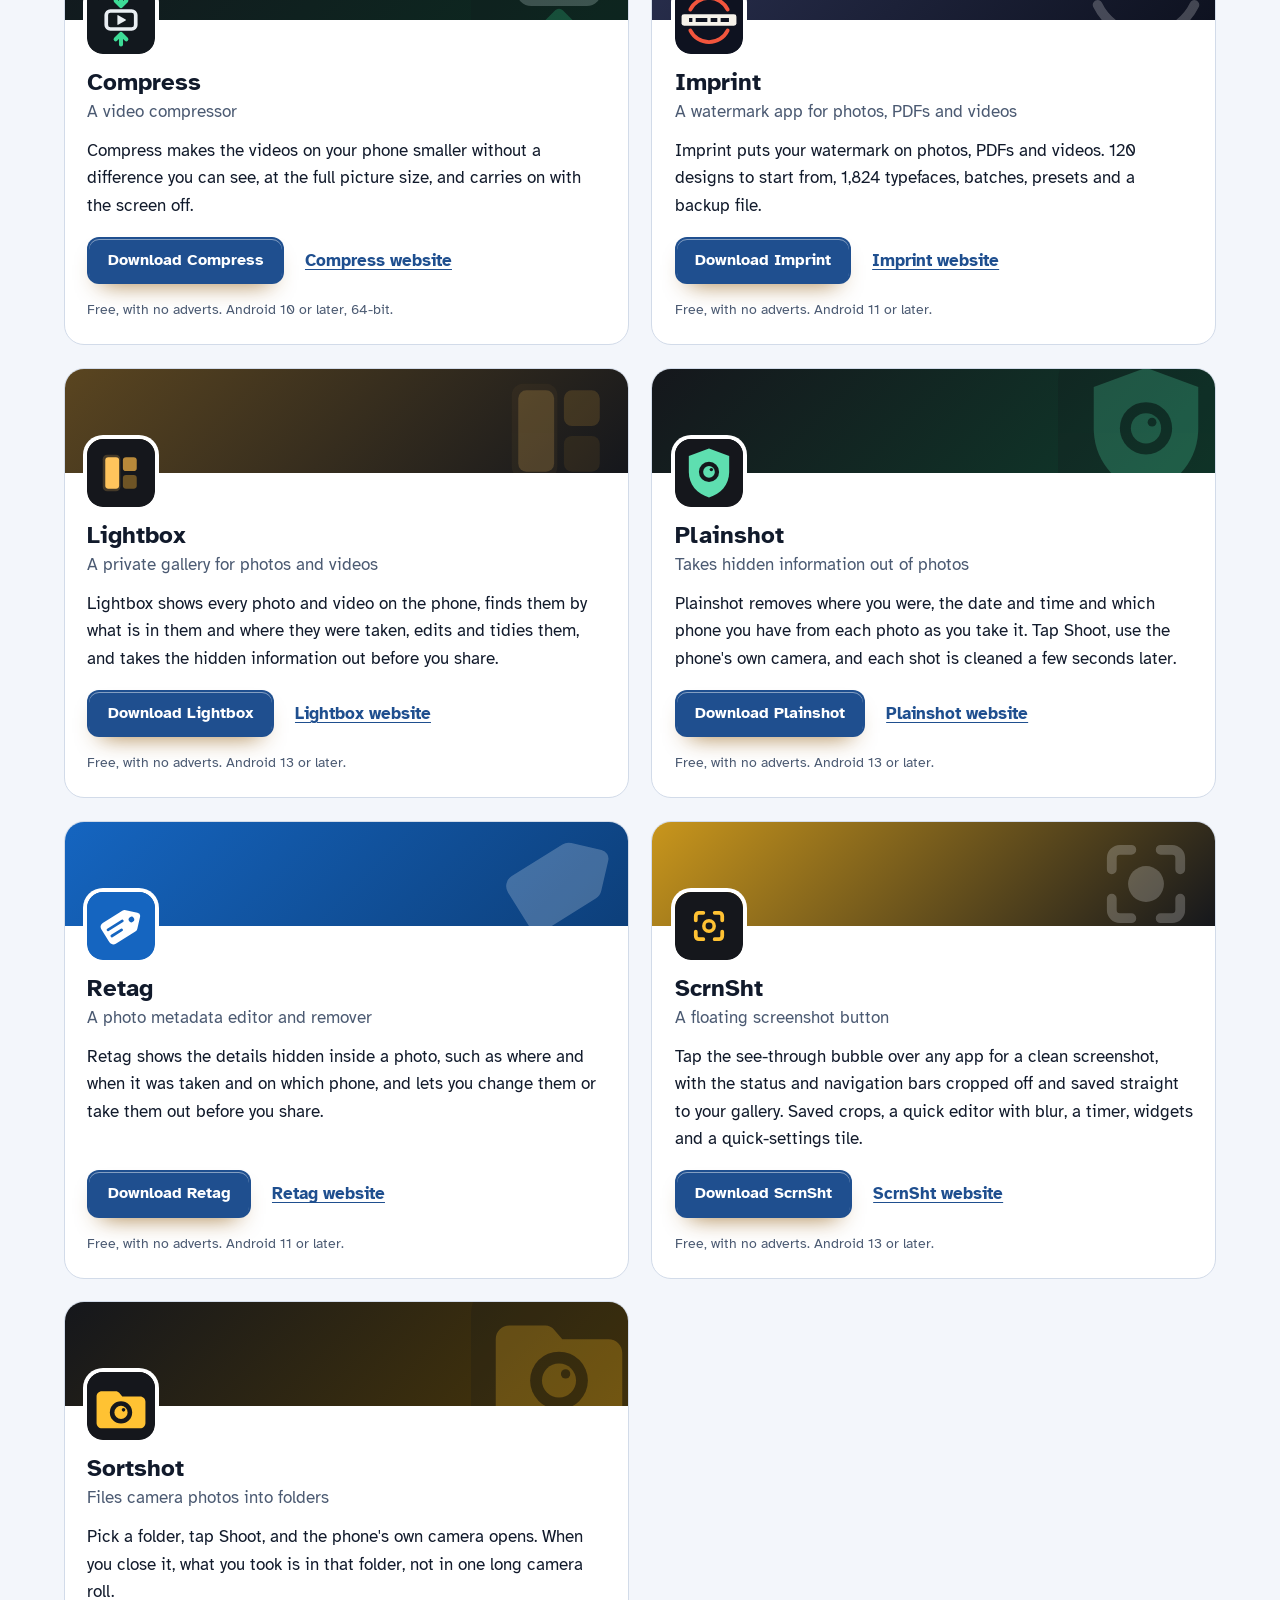
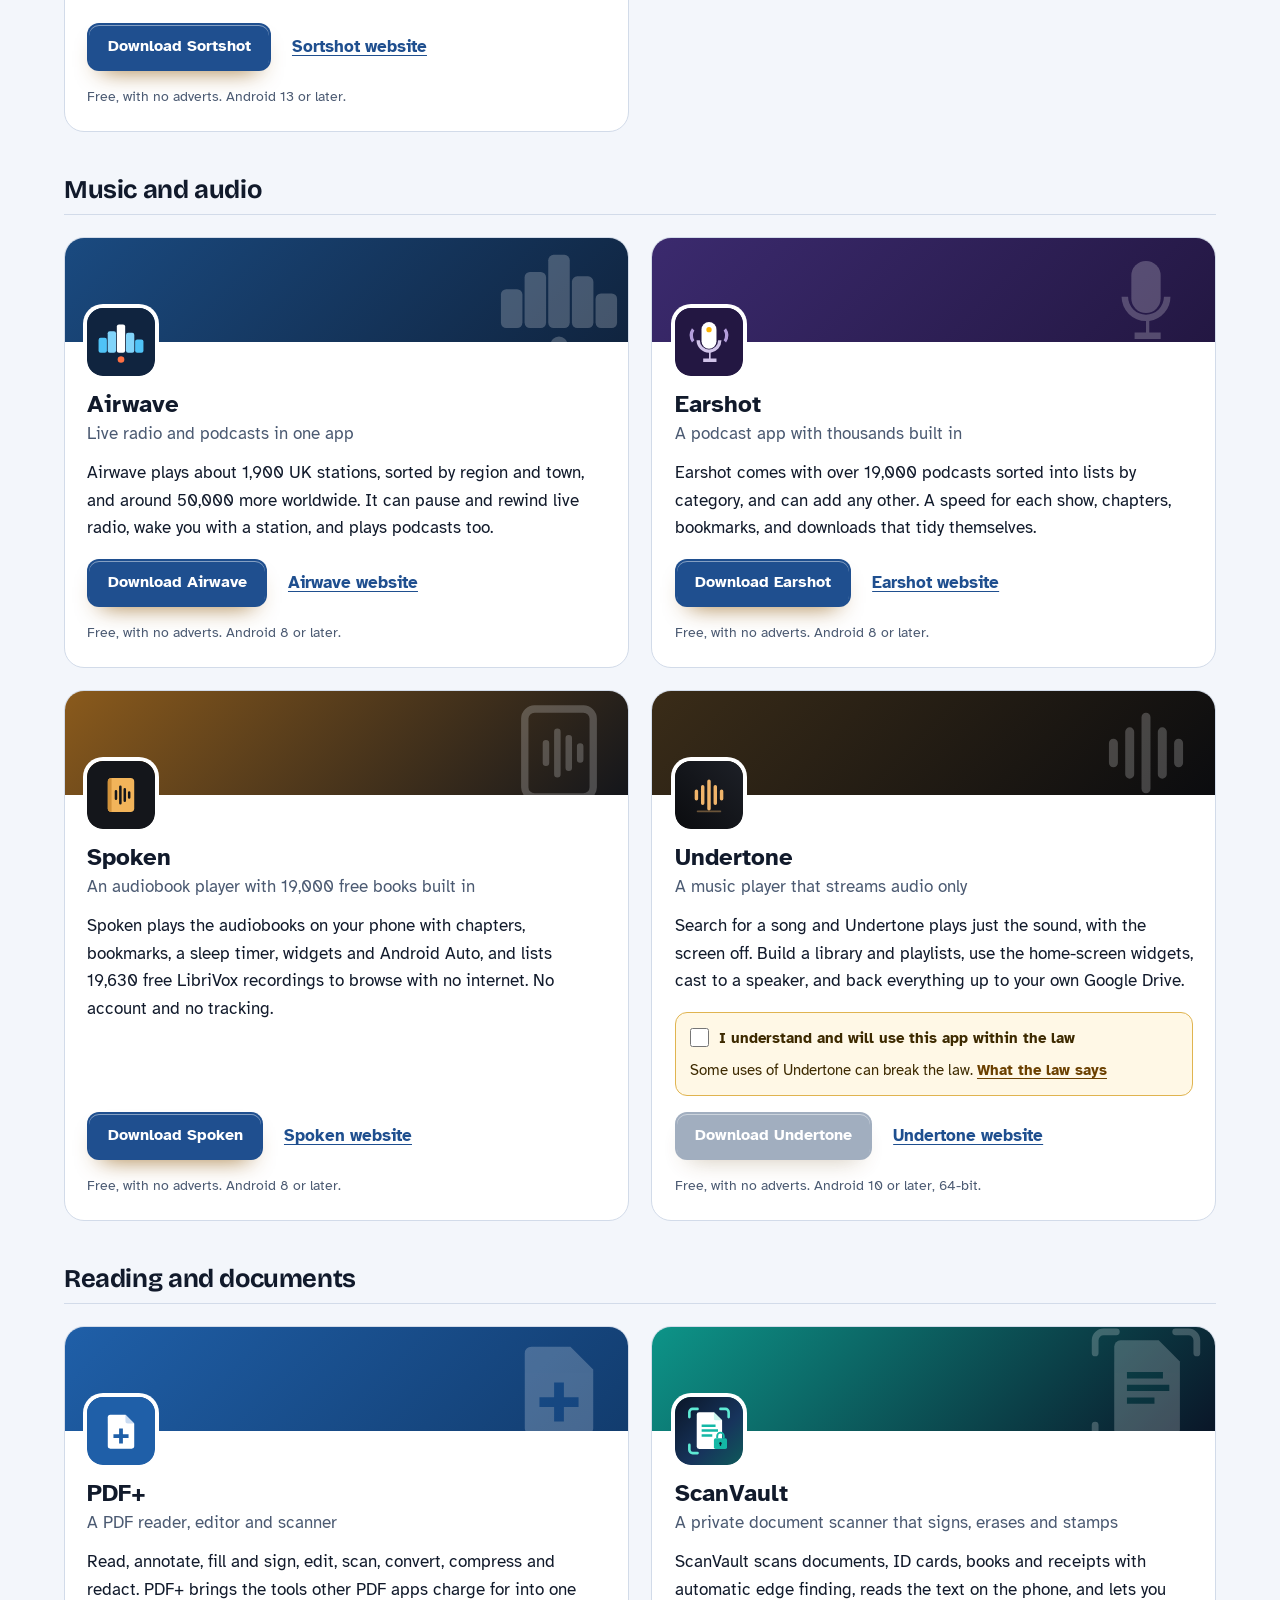
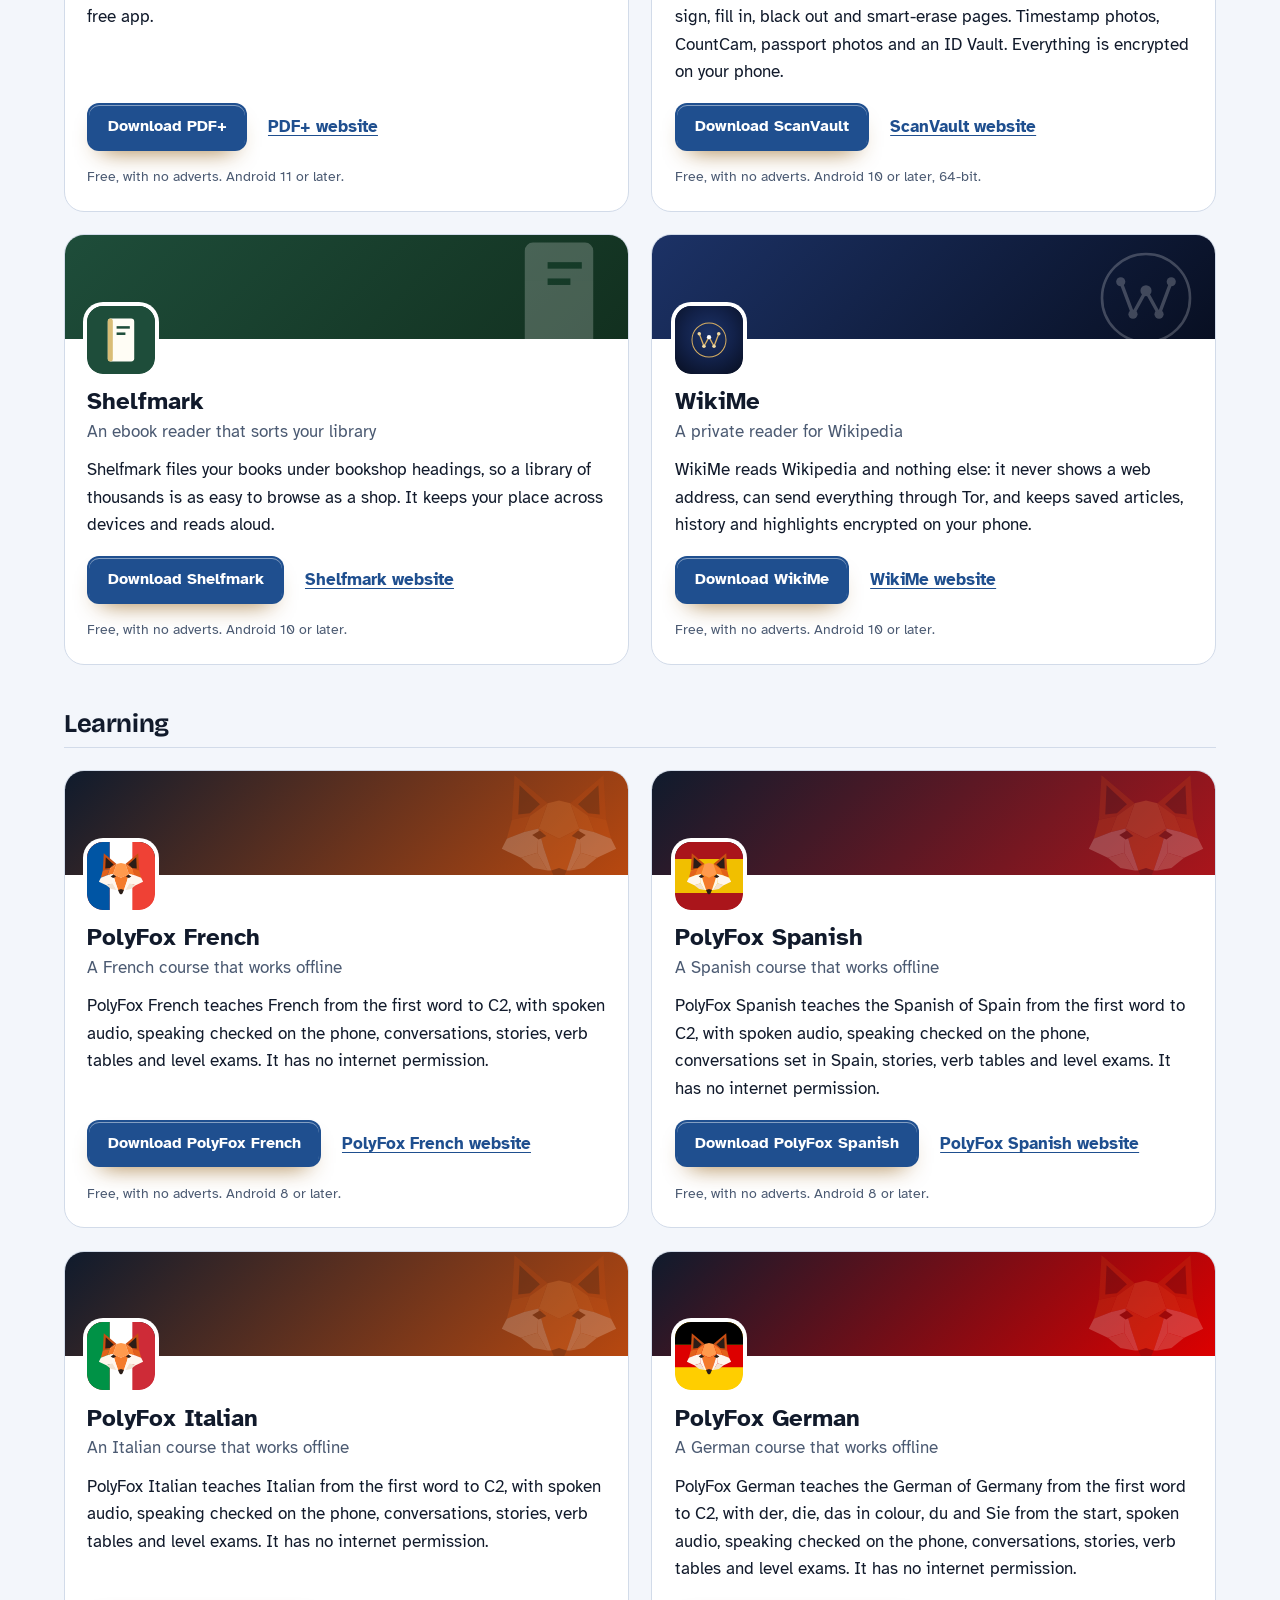
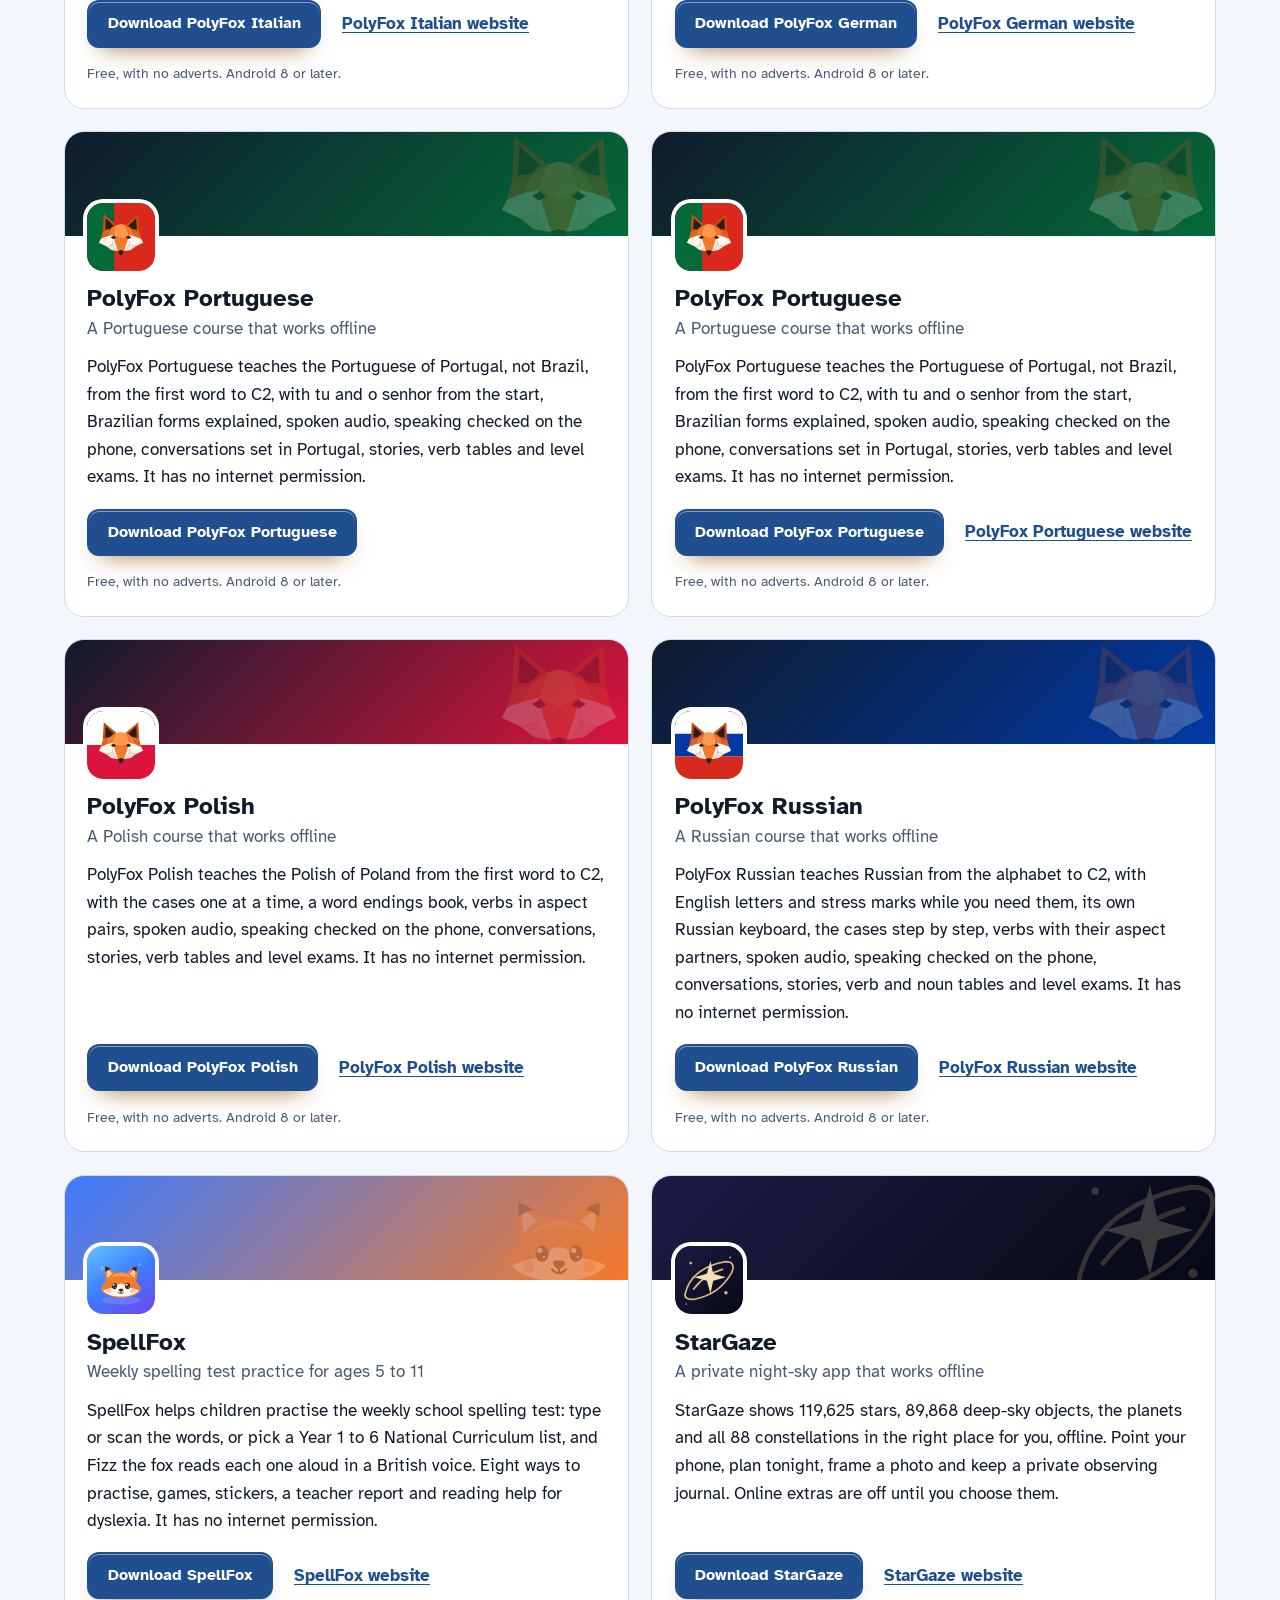
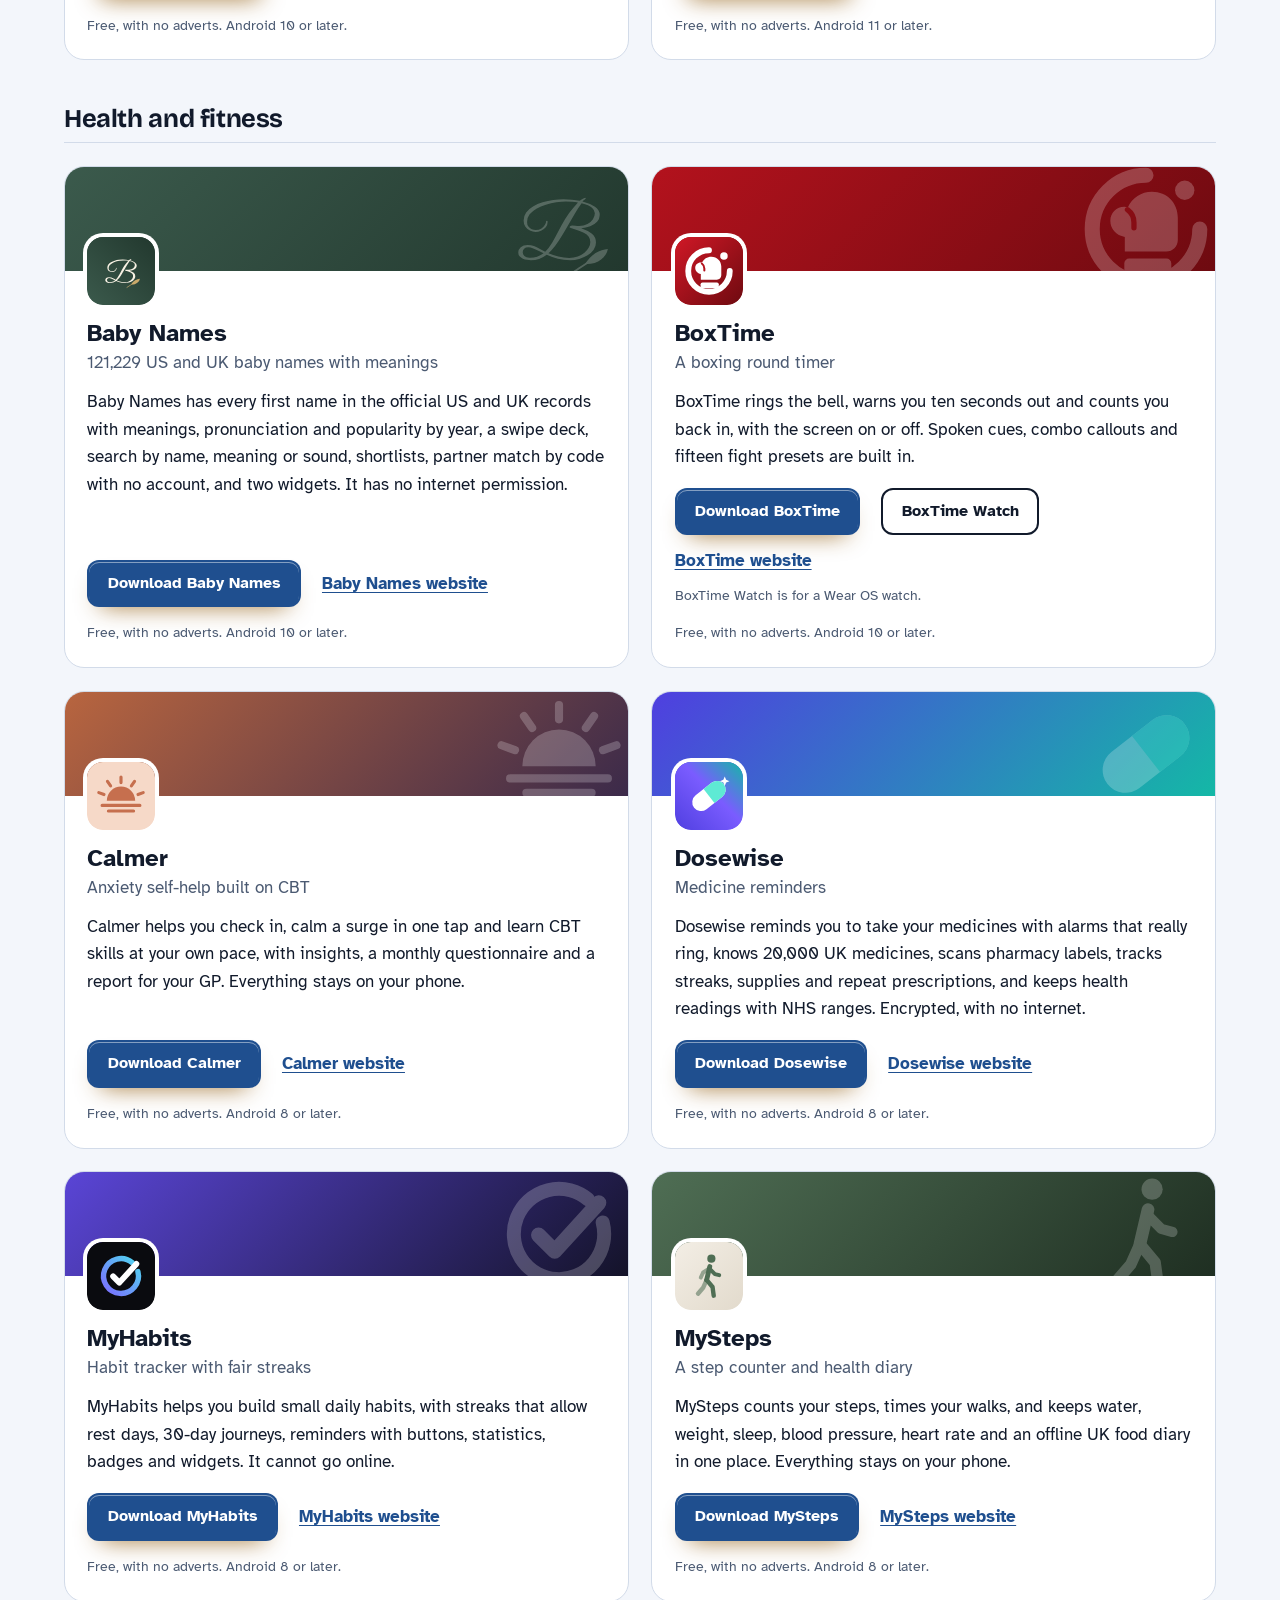
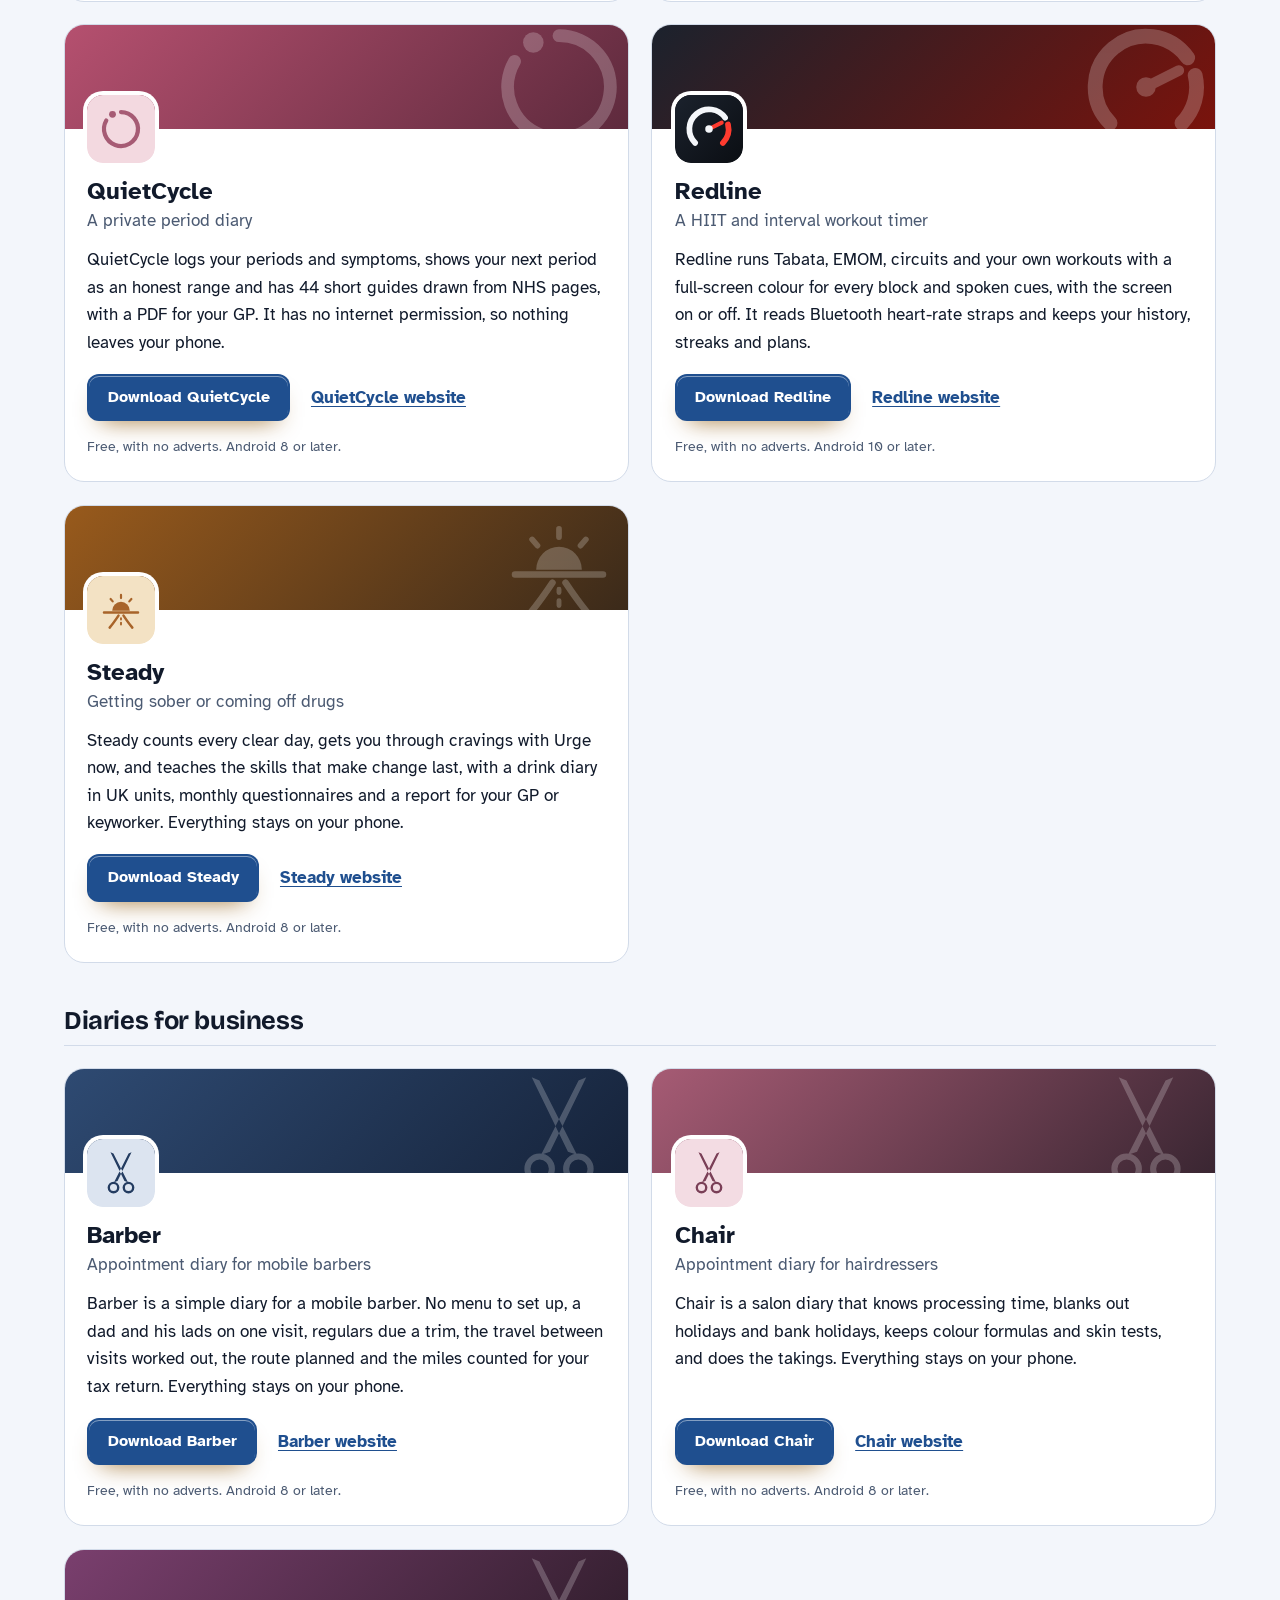
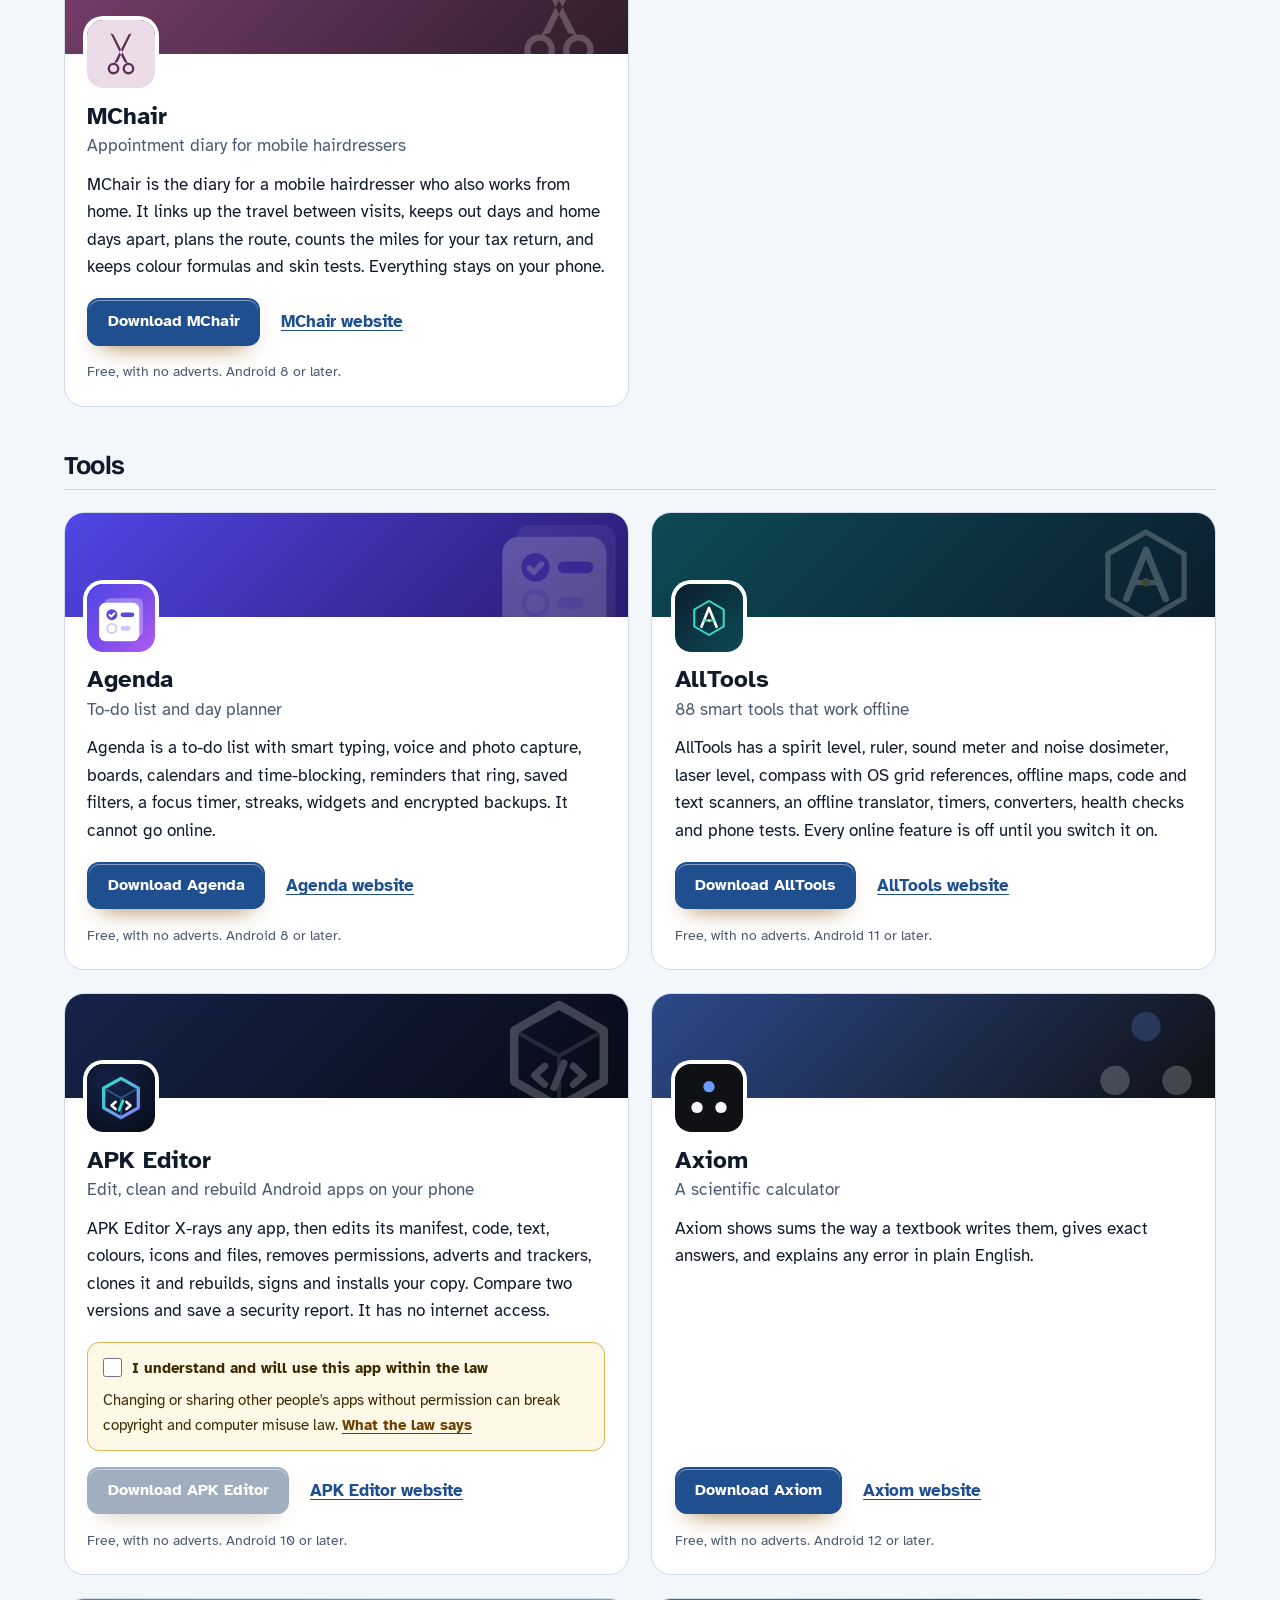
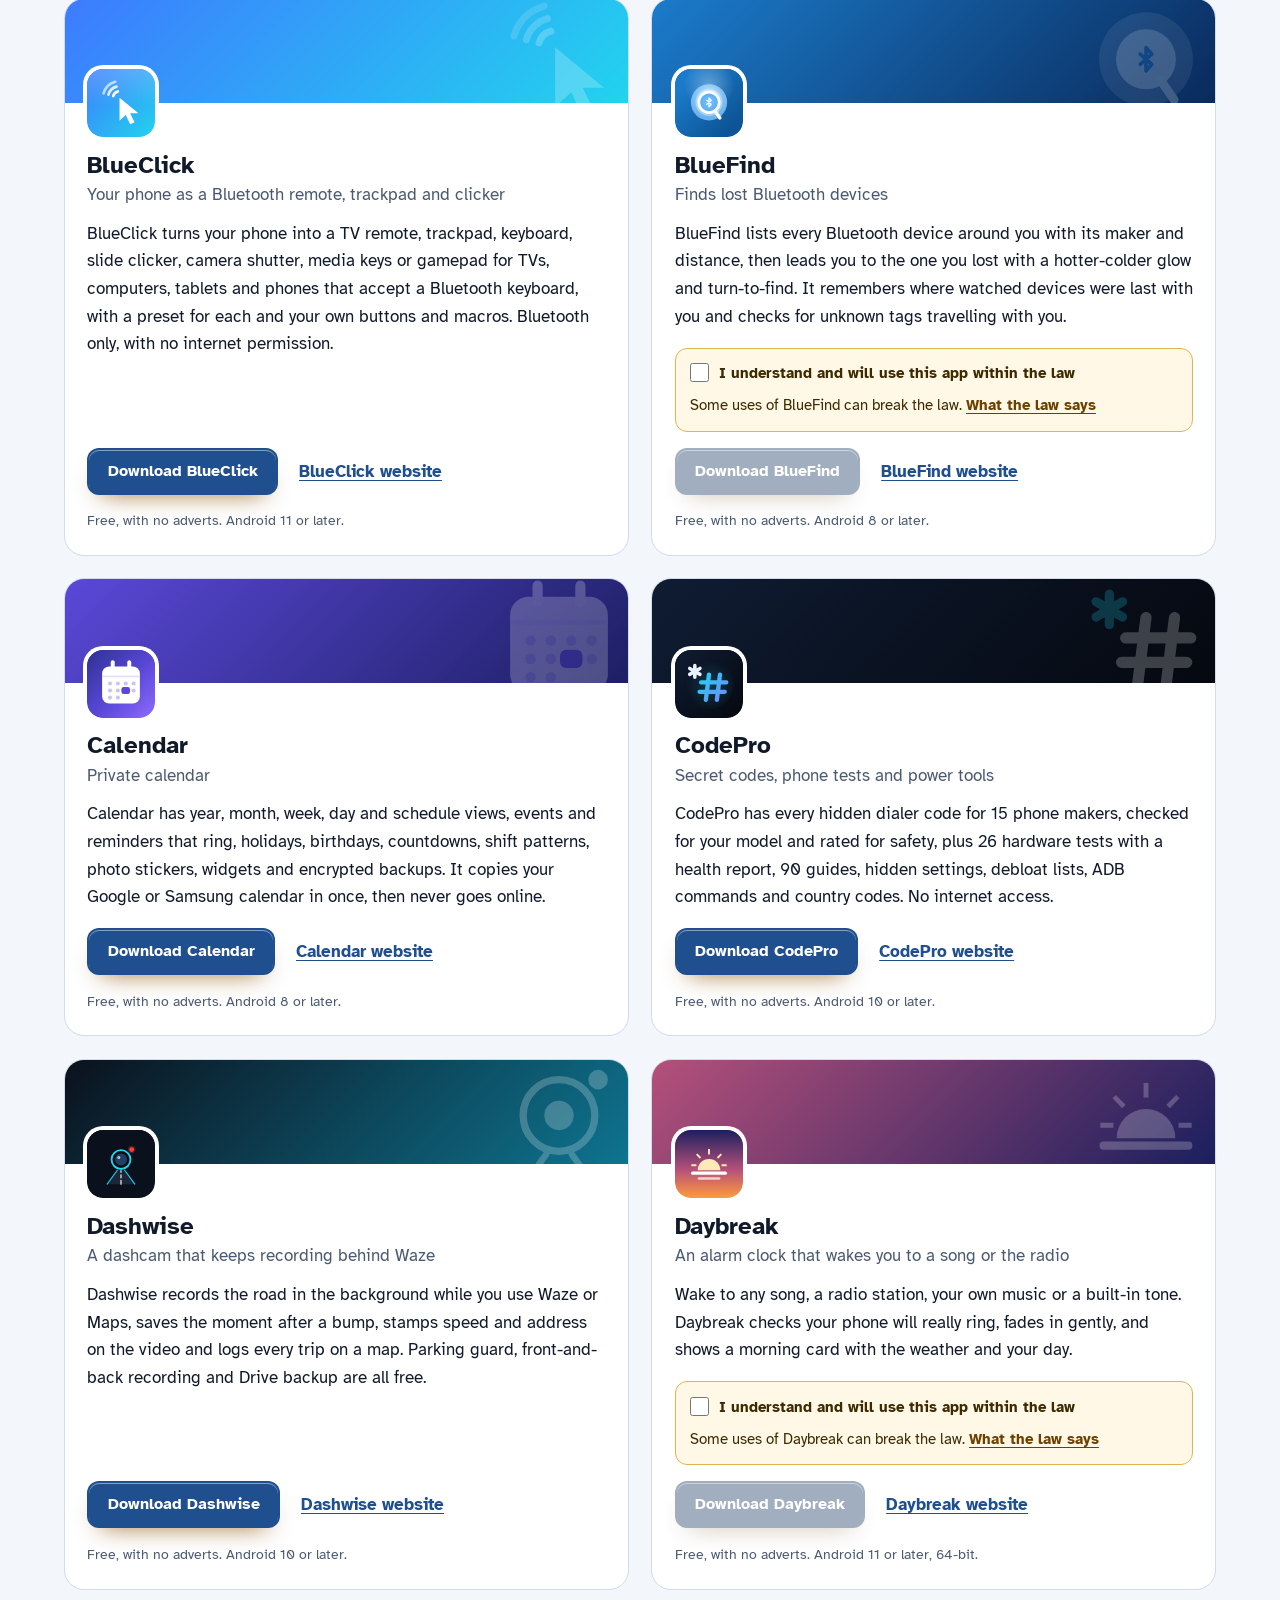
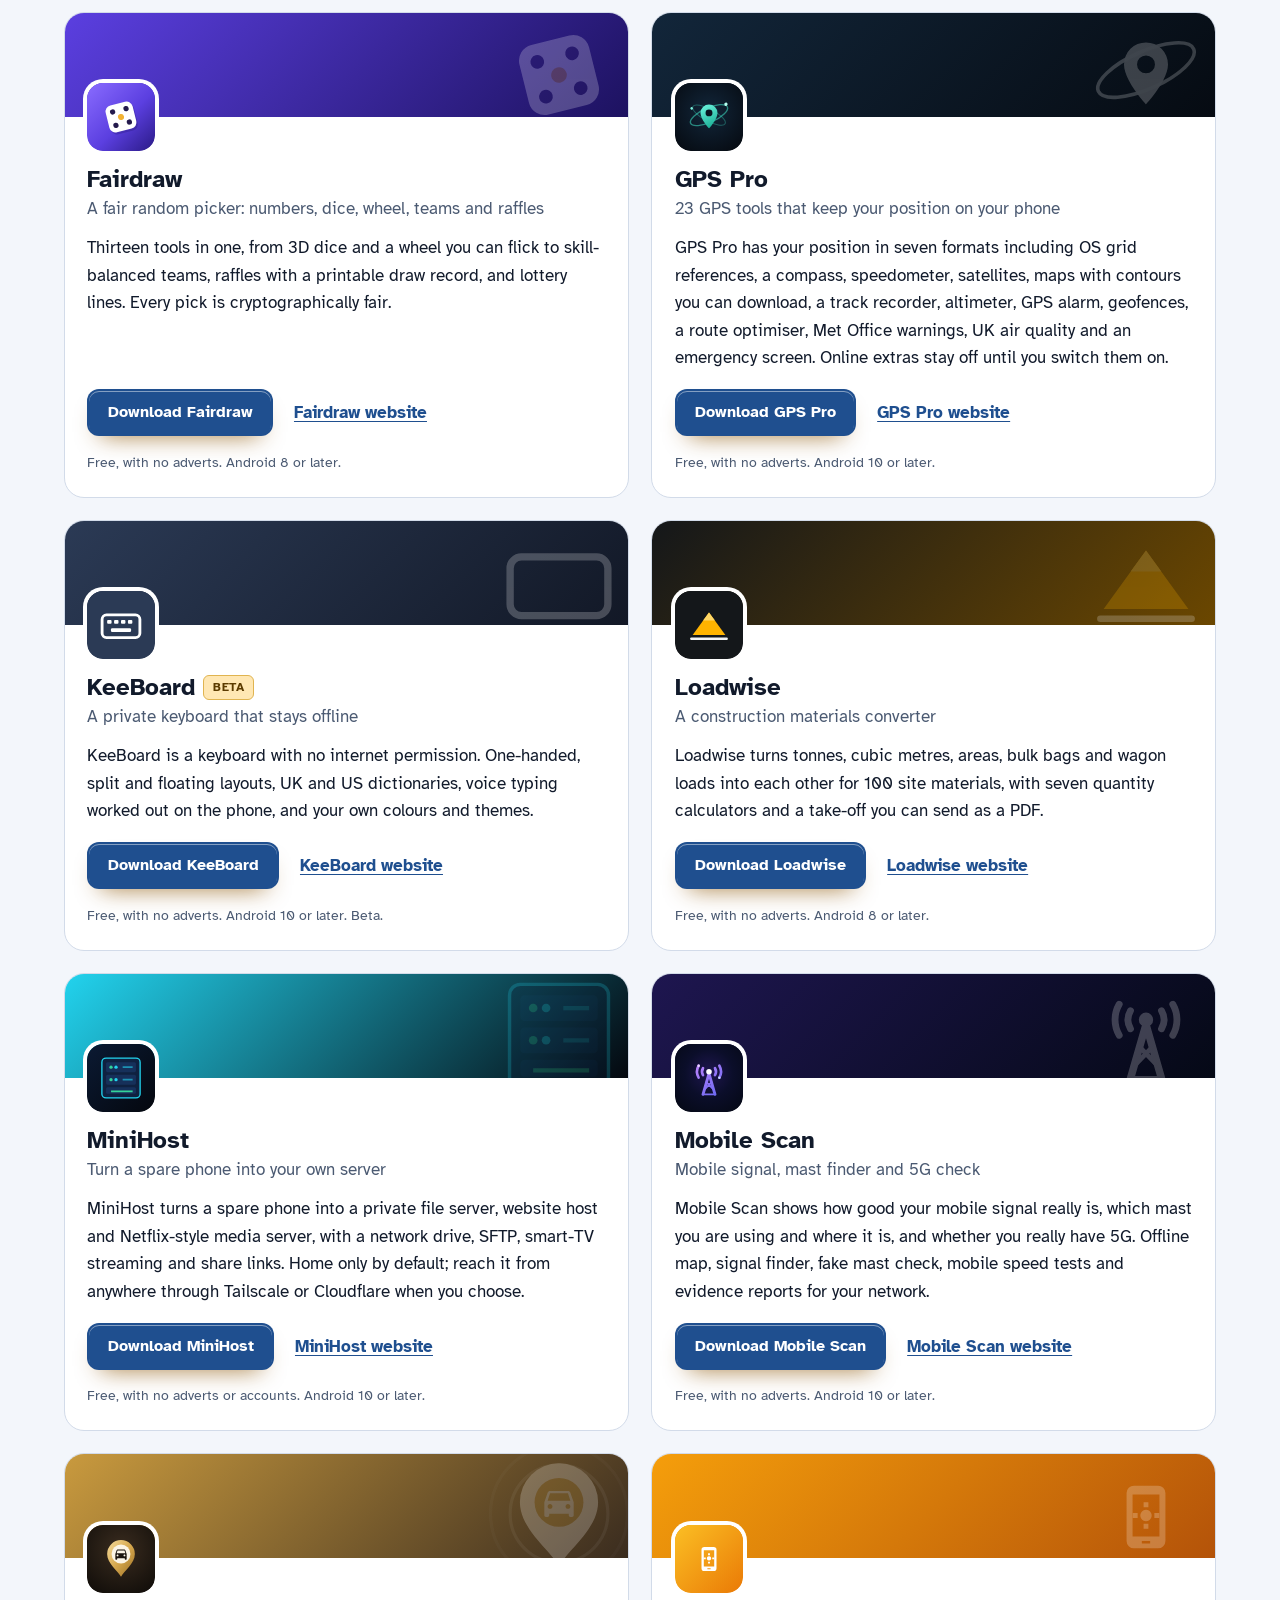
<file: more-apps.html>
<!DOCTYPE html>
<html lang="en-GB">
<head>
<meta charset="utf-8">
<meta name="viewport" content="width=device-width, initial-scale=1">
<title>More free Android apps from the maker of Refine</title>
<meta name="description" content="All 99 free Android apps from the maker of Refine, in one list by category, each with its download and a link to its website.">
<meta name="author" content="Jonathan Jackson">
<link rel="canonical" href="https://customgpter.github.io/refine/more-apps.html">
<meta name="theme-color" content="#f3f6fb" media="(prefers-color-scheme: light)">
<meta name="theme-color" content="#0b111c" media="(prefers-color-scheme: dark)">
<meta property="og:type" content="website">
<meta property="og:site_name" content="Refine">
<meta property="og:title" content="More free Android apps from the maker of Refine">
<meta property="og:description" content="All 99 free Android apps from the maker of Refine, in one list by category, each with its download and a link to its website.">
<meta property="og:url" content="https://customgpter.github.io/refine/more-apps.html">
<meta property="og:image" content="https://customgpter.github.io/refine/assets/og.png">
<meta property="og:image:width" content="1200">
<meta property="og:image:height" content="630">
<meta property="og:image:alt" content="Refine&#x27;s search builder with a search for PDF and Word files from the past year">
<meta property="og:locale" content="en_GB">
<meta name="twitter:card" content="summary_large_image">
<link rel="icon" href="./assets/favicon.svg" type="image/svg+xml">
<link rel="apple-touch-icon" href="./assets/apple-touch-icon.png">
<link rel="preload" href="./assets/fonts/bricolage-grotesque-latin.woff2" as="font" type="font/woff2" crossorigin>
<link rel="preload" href="./assets/fonts/atkinson-hyperlegible-latin-400-normal.woff2" as="font" type="font/woff2" crossorigin>
<link rel="stylesheet" href="./assets/site.css?v=1">
<link rel="stylesheet" href="./assets/house.css?v=1">
<script type="application/ld+json">{"@context":"https://schema.org","@type":"ItemList","name":"Apps from the maker of Refine","url":"https://customgpter.github.io/refine/more-apps.html","itemListElement":[{"@type":"ListItem","position":1,"name":"AddTxt","url":"https://customgpter.github.io/addtxt/"},{"@type":"ListItem","position":2,"name":"Backdrop","url":"https://customgpter.github.io/backdrop/"},{"@type":"ListItem","position":3,"name":"CaptionVid","url":"https://customgpter.github.io/captionvid/"},{"@type":"ListItem","position":4,"name":"Clearcut","url":"https://customgpter.github.io/clearcut/"},{"@type":"ListItem","position":5,"name":"Compress","url":"https://customgpter.github.io/compress/"},{"@type":"ListItem","position":6,"name":"Imprint","url":"https://customgpter.github.io/imprint/"},{"@type":"ListItem","position":7,"name":"Lightbox","url":"https://customgpter.github.io/lightbox/"},{"@type":"ListItem","position":8,"name":"Plainshot","url":"https://customgpter.github.io/plainshot/"},{"@type":"ListItem","position":9,"name":"Retag","url":"https://customgpter.github.io/retag/"},{"@type":"ListItem","position":10,"name":"ScrnSht","url":"https://customgpter.github.io/scrnsht/"},{"@type":"ListItem","position":11,"name":"Sortshot","url":"https://customgpter.github.io/sortshot/"},{"@type":"ListItem","position":12,"name":"Airwave","url":"https://customgpter.github.io/airwave/"},{"@type":"ListItem","position":13,"name":"Earshot","url":"https://customgpter.github.io/earshot/"},{"@type":"ListItem","position":14,"name":"Spoken","url":"https://customgpter.github.io/spoken/"},{"@type":"ListItem","position":15,"name":"Undertone","url":"https://customgpter.github.io/undertone/"},{"@type":"ListItem","position":16,"name":"PDF+","url":"https://customgpter.github.io/pdfplus/"},{"@type":"ListItem","position":17,"name":"ScanVault","url":"https://customgpter.github.io/scanvault/"},{"@type":"ListItem","position":18,"name":"Shelfmark","url":"https://customgpter.github.io/shelfmark/"},{"@type":"ListItem","position":19,"name":"WikiMe","url":"https://customgpter.github.io/wikime/"},{"@type":"ListItem","position":20,"name":"PolyFox French","url":"https://customgpter.github.io/polyfox/"},{"@type":"ListItem","position":21,"name":"PolyFox German","url":"https://customgpter.github.io/polyfox-german/"},{"@type":"ListItem","position":22,"name":"PolyFox Portuguese","url":"https://customgpter.github.io/polyfox-portuguese/"},{"@type":"ListItem","position":23,"name":"PolyFox Polish","url":"https://customgpter.github.io/polyfox-polish/"},{"@type":"ListItem","position":24,"name":"PolyFox Russian","url":"https://customgpter.github.io/polyfox-russian/"},{"@type":"ListItem","position":25,"name":"SpellFox","url":"https://customgpter.github.io/spellfox/"},{"@type":"ListItem","position":26,"name":"StarGaze","url":"https://customgpter.github.io/stargaze/"},{"@type":"ListItem","position":27,"name":"Baby Names","url":"https://customgpter.github.io/babynames/"},{"@type":"ListItem","position":28,"name":"BoxTime","url":"https://customgpter.github.io/boxtime/"},{"@type":"ListItem","position":29,"name":"Calmer","url":"https://customgpter.github.io/calmer/"},{"@type":"ListItem","position":30,"name":"Dosewise","url":"https://customgpter.github.io/dosewise/"},{"@type":"ListItem","position":31,"name":"MyHabits","url":"https://customgpter.github.io/myhabits/"},{"@type":"ListItem","position":32,"name":"MySteps","url":"https://customgpter.github.io/mysteps/"},{"@type":"ListItem","position":33,"name":"QuietCycle","url":"https://customgpter.github.io/quietcycle/"},{"@type":"ListItem","position":34,"name":"Redline","url":"https://customgpter.github.io/redline/"},{"@type":"ListItem","position":35,"name":"Steady","url":"https://customgpter.github.io/steady/"},{"@type":"ListItem","position":36,"name":"Barber","url":"https://customgpter.github.io/barber/"},{"@type":"ListItem","position":37,"name":"Chair","url":"https://customgpter.github.io/chair/"},{"@type":"ListItem","position":38,"name":"MChair","url":"https://customgpter.github.io/mchair/"},{"@type":"ListItem","position":39,"name":"Agenda","url":"https://customgpter.github.io/agenda/"},{"@type":"ListItem","position":40,"name":"AllTools","url":"https://customgpter.github.io/alltools/"},{"@type":"ListItem","position":41,"name":"APK Editor","url":"https://customgpter.github.io/apkeditor/"},{"@type":"ListItem","position":42,"name":"Axiom","url":"https://customgpter.github.io/axiom/"},{"@type":"ListItem","position":43,"name":"BlueClick","url":"https://customgpter.github.io/blueclick/"},{"@type":"ListItem","position":44,"name":"BlueFind","url":"https://customgpter.github.io/bluefind/"},{"@type":"ListItem","position":45,"name":"Calendar","url":"https://customgpter.github.io/calendar/"},{"@type":"ListItem","position":46,"name":"CodePro","url":"https://customgpter.github.io/codepro/"},{"@type":"ListItem","position":47,"name":"Dashwise","url":"https://customgpter.github.io/dashwise/"},{"@type":"ListItem","position":48,"name":"Daybreak","url":"https://customgpter.github.io/daybreak/"},{"@type":"ListItem","position":49,"name":"Fairdraw","url":"https://customgpter.github.io/fairdraw/"},{"@type":"ListItem","position":50,"name":"GPS Pro","url":"https://customgpter.github.io/gpspro/"},{"@type":"ListItem","position":51,"name":"KeeBoard","url":"https://customgpter.github.io/keeboard/"},{"@type":"ListItem","position":52,"name":"Loadwise","url":"https://customgpter.github.io/loadwise/"},{"@type":"ListItem","position":53,"name":"MiniHost","url":"https://customgpter.github.io/minihost/"},{"@type":"ListItem","position":54,"name":"Mobile Scan","url":"https://customgpter.github.io/mobilescan/"},{"@type":"ListItem","position":55,"name":"Parkwise","url":"https://customgpter.github.io/parkwise/"},{"@type":"ListItem","position":56,"name":"Pocketmind","url":"https://customgpter.github.io/pocketmind/"},{"@type":"ListItem","position":57,"name":"Refine","url":"https://customgpter.github.io/refine/"},{"@type":"ListItem","position":58,"name":"Shiftwise","url":"https://customgpter.github.io/shiftwise/"},{"@type":"ListItem","position":59,"name":"SimpleCalc","url":"https://customgpter.github.io/simplecalc/"},{"@type":"ListItem","position":60,"name":"Skyline","url":"https://customgpter.github.io/skyline/"},{"@type":"ListItem","position":61,"name":"Slipway","url":"https://customgpter.github.io/slipway/"},{"@type":"ListItem","position":62,"name":"Tagger","url":"https://customgpter.github.io/tagger/"},{"@type":"ListItem","position":63,"name":"TotalClean","url":"https://customgpter.github.io/totalclean/"},{"@type":"ListItem","position":64,"name":"TVLink","url":"https://customgpter.github.io/tvlink/"},{"@type":"ListItem","position":65,"name":"Unbox","url":"https://customgpter.github.io/unbox/"},{"@type":"ListItem","position":66,"name":"WhatsKeep","url":"https://customgpter.github.io/whatskeep/"},{"@type":"ListItem","position":67,"name":"WiFi Scan","url":"https://customgpter.github.io/wifiscan/"},{"@type":"ListItem","position":68,"name":"Auditly","url":"https://customgpter.github.io/auditly/"},{"@type":"ListItem","position":69,"name":"Backchannel","url":"https://customgpter.github.io/backchannel/"},{"@type":"ListItem","position":70,"name":"ENotes","url":"https://customgpter.github.io/enotes/"},{"@type":"ListItem","position":71,"name":"FindMe","url":"https://customgpter.github.io/findme/"},{"@type":"ListItem","position":72,"name":"iLock","url":"https://customgpter.github.io/ilock/"},{"@type":"ListItem","position":73,"name":"ImSafe","url":"https://customgpter.github.io/imsafe/"},{"@type":"ListItem","position":74,"name":"IShred","url":"https://customgpter.github.io/ishred/"},{"@type":"ListItem","position":75,"name":"LockBox","url":"https://customgpter.github.io/lockbox/"},{"@type":"ListItem","position":76,"name":"PassVault","url":"https://customgpter.github.io/passvault/"},{"@type":"ListItem","position":77,"name":"SpyFind","url":"https://customgpter.github.io/spyfind/"},{"@type":"ListItem","position":78,"name":"TextWipe","url":"https://customgpter.github.io/textwipe/"},{"@type":"ListItem","position":79,"name":"Tracewire","url":"https://customgpter.github.io/tracewire/"},{"@type":"ListItem","position":80,"name":"Vigil","url":"https://customgpter.github.io/vigil/"},{"@type":"ListItem","position":81,"name":"Grab","url":"https://customgpter.github.io/grab/"},{"@type":"ListItem","position":82,"name":"Swarm","url":"https://customgpter.github.io/swarm/"},{"@type":"ListItem","position":83,"name":"Plane Games","url":"https://customgpter.github.io/plane-games/"},{"@type":"ListItem","position":84,"name":"Ninefold","url":"https://customgpter.github.io/ninefold/"},{"@type":"ListItem","position":85,"name":"Cubewise","url":"https://customgpter.github.io/cubewise/"},{"@type":"ListItem","position":86,"name":"Tilewise","url":"https://customgpter.github.io/tilewise/"},{"@type":"ListItem","position":87,"name":"Letterwise","url":"https://customgpter.github.io/letterwise/"},{"@type":"ListItem","position":88,"name":"Kingside","url":"https://customgpter.github.io/kingside/"},{"@type":"ListItem","position":89,"name":"Deckhand","url":"https://customgpter.github.io/deckhand/"},{"@type":"ListItem","position":90,"name":"SNESForge","url":"https://customgpter.github.io/snesforge/"},{"@type":"ListItem","position":91,"name":"Fame Boy","url":"https://customgpter.github.io/fameboy/"},{"@type":"ListItem","position":92,"name":"PSPPro","url":"https://customgpter.github.io/psppro/"},{"@type":"ListItem","position":93,"name":"MegaGen","url":"https://customgpter.github.io/megagen/"},{"@type":"ListItem","position":94,"name":"QVR","url":"https://customgpter.github.io/qvr/"},{"@type":"ListItem","position":95,"name":"QVR Watch","url":"https://customgpter.github.io/qvr-watch/"},{"@type":"ListItem","position":96,"name":"QVRLite","url":"https://customgpter.github.io/qvrlite/"},{"@type":"ListItem","position":97,"name":"Onionz","url":"https://customgpter.github.io/onionz/"},{"@type":"ListItem","position":98,"name":"OnionzWeb","url":"https://customgpter.github.io/onionzweb/"}]}</script>
<link rel="stylesheet" href="./assets/apps-list.css?v=1">
<script src="./assets/apps-list.js?v=1" defer></script>
</head>
<body>
<a class="skip" href="#main">Skip to content</a>
<header class="masthead">
<div class="wrap">
<a class="brand" href="./" aria-label="Refine home"><svg viewBox="0 0 108 108" aria-hidden="true"><rect width="108" height="108" rx="24" fill="#1f3a5f"/><circle cx="48" cy="48" r="18" fill="none" stroke="#fff" stroke-width="5"/><path d="M61.5 61.5 77 77" fill="none" stroke="#fff" stroke-width="7" stroke-linecap="round"/><path d="M39 41.5h18M42.5 48h11M46 54.5h4" fill="none" stroke="#fff" stroke-width="3.6" stroke-linecap="round"/></svg><span>Refine</span></a>
<nav aria-label="Main"><ul><li><a href="./#features">Features</a></li><li><a href="./compare.html">Compare</a></li><li><a href="./releases.html">Releases</a></li><li><a class="more-apps" href="./more-apps.html" aria-current="page"><svg class="ico" viewBox="0 0 24 24" aria-hidden="true"><rect x="4" y="4" width="6.5" height="6.5" rx="1.6"/><rect x="13.5" y="4" width="6.5" height="6.5" rx="1.6"/><rect x="4" y="13.5" width="6.5" height="6.5" rx="1.6"/><rect x="13.5" y="13.5" width="6.5" height="6.5" rx="1.6"/></svg>More apps</a></li></ul></nav>
<a class="button small" href="https://github.com/CustomGPTer/refine/releases/latest/download/Refine.apk"><svg class="ico" viewBox="0 0 24 24" aria-hidden="true"><path d="M12 4v11"/><path d="M7 10.5l5 5 5-5"/><path d="M5 20h14"/></svg>Download</a>
</div>
</header>
<main id="main" class="doc">
<div class="wrap">
<div class="measure">
<h1>More apps</h1>
<p class="lede">Refine has siblings. Each is an Android app by the same developer, free, with no adverts and nothing to unlock. Each button downloads the newest app file straight from that app's own page on GitHub.</p>
</div>
<!-- apps:start -->
<nav class="mapps-jump" aria-label="App groups"><ul><li><a href="#apps-photo">Photo and video</a></li><li><a href="#apps-audio">Music and audio</a></li><li><a href="#apps-reading">Reading and documents</a></li><li><a href="#apps-learning">Learning</a></li><li><a href="#apps-health">Health and fitness</a></li><li><a href="#apps-diaries">Diaries for business</a></li><li><a href="#apps-tools">Tools</a></li><li><a href="#apps-security">Security and privacy</a></li><li><a href="#apps-downloads">Downloads</a></li><li><a href="#apps-games">Games</a></li><li><a href="#apps-testing">In beta</a></li></ul></nav>
<div class="mapps-group" role="group" aria-labelledby="apps-photo"><h2 class="mapps-cat" id="apps-photo">Photo and video</h2>
<ul class="mapps"><li class="mapp" style="--b:#0b0c0f;--b2:#3f5208"><div class="mapp-cover" aria-hidden="true"><svg viewBox="0 0 108 108"><path fill="#fff" d="M24 22h60v17H63v49H45V39H24z"/></svg></div><div class="mapp-body"><svg class="mapp-icon" viewBox="0 0 108 108" aria-hidden="true"><rect width="108" height="108" rx="24" fill="#0b0c0f"/><path fill="#d4ff3a" d="M29 58h50a5 5 0 0 1 5 5v8a5 5 0 0 1-5 5H29a5 5 0 0 1-5-5v-8a5 5 0 0 1 5-5z"/><path fill="#fff" d="M33 32h32v9H54v31H44V41H33z"/><path fill="#d4ff3a" d="M72 30h4v28h-4z"/><path fill="#0b0c0f" d="M72 58h4v14h-4z"/></svg><h3>AddTxt</h3><p class="mapp-kind">Puts text on photos</p><p class="mapp-say">AddTxt adds text to photos with 1,939 fonts, ready-made styles, layers, shapes, stickers and a pen. Style single words, run text along any line, and put the same title block on a batch of photos.</p><p class="mapp-go"><a class="button" href="https://github.com/CustomGPTer/addtxt/releases/latest/download/AddTxt.apk">Download AddTxt</a><a class="mapp-site" href="https://customgpter.github.io/addtxt/">AddTxt website</a></p><p class="mapp-needs">Free, with no adverts. Android 11 or later.</p></div></li>
<li class="mapp" style="--b:#5a48d6;--b2:#1a1c55"><div class="mapp-cover" aria-hidden="true"><svg viewBox="0 0 108 108"><g transform="translate(54 58) scale(1.3) translate(-54 -58)"><rect x="38" y="30" width="32" height="52" rx="6" fill="#fff" fill-opacity=".3" transform="rotate(-16 54 58)"/><rect x="38" y="30" width="32" height="52" rx="6" fill="#fff" fill-opacity=".6" transform="rotate(-6 54 58)"/><g transform="rotate(6 54 58)"><rect x="38" y="30" width="32" height="52" rx="6" fill="#fff"/><path d="M41 68l9-11 6 7 4-4 7 8v8a4 4 0 0 1-4 4H45a4 4 0 0 1-4-4z" fill="#4d45c9"/><circle cx="60" cy="44" r="4.5" fill="#FFB86B"/></g></g></svg></div><div class="mapp-body"><svg class="mapp-icon" viewBox="0 0 108 108" aria-hidden="true"><defs><linearGradient id="i-backdrop-mapp-cc" x1="0" y1="0" x2="1" y2="1"><stop offset="0" stop-color="#9c8bff"/><stop offset=".55" stop-color="#4d45c9"/><stop offset="1" stop-color="#1a1c55"/></linearGradient></defs><rect width="108" height="108" rx="24" fill="url(#i-backdrop-mapp-cc)"/><g transform="translate(54 58) scale(1.3) translate(-54 -58)"><rect x="38" y="30" width="32" height="52" rx="6" fill="#fff" fill-opacity=".3" transform="rotate(-16 54 58)"/><rect x="38" y="30" width="32" height="52" rx="6" fill="#fff" fill-opacity=".6" transform="rotate(-6 54 58)"/><g transform="rotate(6 54 58)"><rect x="38" y="30" width="32" height="52" rx="6" fill="#fff"/><path d="M41 68l9-11 6 7 4-4 7 8v8a4 4 0 0 1-4 4H45a4 4 0 0 1-4-4z" fill="#4d45c9"/><circle cx="60" cy="44" r="4.5" fill="#FFB86B"/></g></g></svg><h3>Backdrop</h3><p class="mapp-kind">A private wallpaper changer</p><p class="mapp-say">Choose 1 to 25 of your own photos and a new one fades in every time you unlock. Frame each one as you add it, switch to Safe Mode in one tap, and nothing ever leaves your phone: it has no internet access at all.</p><p class="mapp-go"><a class="button" href="https://github.com/CustomGPTer/backdrop/releases/latest/download/Backdrop.apk">Download Backdrop</a><a class="mapp-site" href="https://customgpter.github.io/backdrop/">Backdrop website</a></p><p class="mapp-needs">Free, with no adverts. Android 8 or later.</p></div></li>
<li class="mapp" style="--b:#ff6a4d;--b2:#1a1020"><div class="mapp-cover" aria-hidden="true"><svg viewBox="0 0 108 108"><g transform="translate(54 54) scale(1.3) translate(-54 -54)"><path d="M38,34 h32 a8,8 0 0 1 8,8 v24 a8,8 0 0 1 -8,8 h-32 a8,8 0 0 1 -8,-8 v-24 a8,8 0 0 1 8,-8 z" fill="none" stroke="#fff" stroke-width="4"/><path d="M49,42 L61,49 L49,56 Z" fill="#fff"/><path d="M39,61 h14 a2.5,2.5 0 0 1 0,5 h-14 a2.5,2.5 0 0 1 0,-5 z" fill="#fff"/><path d="M57,61 h12 a2.5,2.5 0 0 1 0,5 h-12 a2.5,2.5 0 0 1 0,-5 z" fill="#ffffff"/></g></svg></div><div class="mapp-body"><svg class="mapp-icon" viewBox="0 0 108 108" aria-hidden="true"><defs><linearGradient id="i-captionvid-cvbg" x1="0" y1="0" x2="1" y2="1"><stop offset="0" stop-color="#ff4d6d"/><stop offset=".55" stop-color="#ff7a45"/><stop offset="1" stop-color="#ffb547"/></linearGradient></defs><rect width="108" height="108" rx="24" fill="url(#i-captionvid-cvbg)"/><g transform="translate(54 54) scale(1.3) translate(-54 -54)"><path d="M38,34 h32 a8,8 0 0 1 8,8 v24 a8,8 0 0 1 -8,8 h-32 a8,8 0 0 1 -8,-8 v-24 a8,8 0 0 1 8,-8 z" fill="none" stroke="#fff" stroke-width="4"/><path d="M49,42 L61,49 L49,56 Z" fill="#fff"/><path d="M39,61 h14 a2.5,2.5 0 0 1 0,5 h-14 a2.5,2.5 0 0 1 0,-5 z" fill="#fff"/><path d="M57,61 h12 a2.5,2.5 0 0 1 0,5 h-12 a2.5,2.5 0 0 1 0,-5 z" fill="#1a1020"/></g></svg><h3>CaptionVid</h3><p class="mapp-kind">Auto captions for your videos, made on your phone</p><p class="mapp-say">CaptionVid writes word-by-word captions for your videos in the background, with 45 animated looks, 171 fonts, silence cutting, translation and subtitle files. Speech recognition runs on the phone: no upload, no account.</p><p class="mapp-go"><a class="button" href="https://github.com/CustomGPTer/captionvid/releases/latest/download/CaptionVid.apk">Download CaptionVid</a><a class="mapp-site" href="https://customgpter.github.io/captionvid/">CaptionVid website</a></p><p class="mapp-needs">Free, with no adverts or watermark. Android 10 or later.</p></div></li><li class="mapp" style="--b:#5b50f0;--b2:#2a2378"><div class="mapp-cover" aria-hidden="true"><svg viewBox="0 0 108 108"><circle cx="54" cy="41" r="10.5" fill="#fff"/><path d="M34 78c0-14.5 8.5-23 20-23s20 8.5 20 23z" fill="#fff"/><path d="M27 41V27h14M67 27h14v14M27 67v14h14M67 81h14V67" fill="none" stroke="#fff" stroke-width="5" stroke-linecap="round" stroke-linejoin="round"/></svg></div><div class="mapp-body"><svg class="mapp-icon" viewBox="0 0 108 108" aria-hidden="true"><defs><linearGradient id="i-clearcut-mapp-cc" x1="0" y1="0" x2="1" y2="1"><stop offset="0" stop-color="#5b50f0"/><stop offset="1" stop-color="#2a2378"/></linearGradient></defs><rect width="108" height="108" rx="24" fill="url(#i-clearcut-mapp-cc)"/><circle cx="54" cy="41" r="10.5" fill="#fff"/><path d="M34 78c0-14.5 8.5-23 20-23s20 8.5 20 23z" fill="#fff"/><path d="M27 41V27h14M67 27h14v14M27 67v14h14M67 81h14V67" fill="none" stroke="#fff" stroke-width="5" stroke-linecap="round" stroke-linejoin="round"/></svg><h3>Clearcut</h3><p class="mapp-kind">A background remover that works on your phone</p><p class="mapp-say">One tap cuts the subject out of a photo, and hand tools tidy the rest. Save it see-through, put something new behind it, or make it a WhatsApp sticker. Your photos are never uploaded.</p><p class="mapp-go"><a class="button" href="https://github.com/CustomGPTer/clearcut/releases/latest/download/Clearcut.apk">Download Clearcut</a><a class="mapp-site" href="https://customgpter.github.io/clearcut/">Clearcut website</a></p><p class="mapp-needs">Free, with no adverts. Android 10 or later, 64-bit.</p></div></li>
<li class="mapp" style="--b:#12181e;--b2:#0c2a20"><div class="mapp-cover" aria-hidden="true"><svg viewBox="0 0 108 108"><rect width="108" height="108" rx="24" fill="#12181e"/><g transform="translate(54 54) scale(1.3) translate(-54 -54)"><path fill="none" stroke="#e9eef3" stroke-width="4.5" stroke-linejoin="round" d="M41 43h26a5 5 0 0 1 5 5v12a5 5 0 0 1-5 5H41a5 5 0 0 1-5-5V48a5 5 0 0 1 5-5z"/><path fill="#e9eef3" d="M50.5 48.2l9.2 5.3a.6.6 0 0 1 0 1l-9.2 5.3a.6.6 0 0 1-.9-.5V48.7a.6.6 0 0 1 .9-.5z"/><path fill="none" stroke="#3ddc97" stroke-width="5" stroke-linecap="round" stroke-linejoin="round" d="M54 24v12M47.5 30.5 54 37l6.5-6.5M54 84V72M47.5 77.5 54 71l6.5 6.5"/></g></svg></div><div class="mapp-body"><svg class="mapp-icon" viewBox="0 0 108 108" aria-hidden="true"><rect width="108" height="108" rx="24" fill="#12181e"/><g transform="translate(54 54) scale(1.3) translate(-54 -54)"><path fill="none" stroke="#e9eef3" stroke-width="4.5" stroke-linejoin="round" d="M41 43h26a5 5 0 0 1 5 5v12a5 5 0 0 1-5 5H41a5 5 0 0 1-5-5V48a5 5 0 0 1 5-5z"/><path fill="#e9eef3" d="M50.5 48.2l9.2 5.3a.6.6 0 0 1 0 1l-9.2 5.3a.6.6 0 0 1-.9-.5V48.7a.6.6 0 0 1 .9-.5z"/><path fill="none" stroke="#3ddc97" stroke-width="5" stroke-linecap="round" stroke-linejoin="round" d="M54 24v12M47.5 30.5 54 37l6.5-6.5M54 84V72M47.5 77.5 54 71l6.5 6.5"/></g></svg><h3>Compress</h3><p class="mapp-kind">A video compressor</p><p class="mapp-say">Compress makes the videos on your phone smaller without a difference you can see, at the full picture size, and carries on with the screen off.</p><p class="mapp-go"><a class="button" href="https://github.com/CustomGPTer/compress/releases/latest/download/Compress.apk">Download Compress</a><a class="mapp-site" href="https://customgpter.github.io/compress/">Compress website</a></p><p class="mapp-needs">Free, with no adverts. Android 10 or later, 64-bit.</p></div></li>
<li class="mapp" style="--b:#2a3050;--b2:#0e1220"><div class="mapp-cover" aria-hidden="true"><svg viewBox="0 0 108 108"><g transform="translate(54 54) scale(1.32) translate(-54 -54)"><path d="M31.5 41.500A25 25 0 0 1 76.500 41.500" fill="none" stroke="#fff" stroke-width="4.5" stroke-linecap="round"/><path d="M76.500 66.500A25 25 0 0 1 31.500 66.500" fill="none" stroke="#fff" stroke-width="4.5" stroke-linecap="round"/><path fill="#fff" d="M24 47h60a3 3 0 0 1 3 3v8a3 3 0 0 1-3 3H24a3 3 0 0 1-3-3v-8a3 3 0 0 1 3-3z"/></g></svg></div><div class="mapp-body"><svg class="mapp-icon" viewBox="0 0 108 108" aria-hidden="true"><rect width="108" height="108" rx="24" fill="#0e1220"/><g transform="translate(54 54) scale(1.32) translate(-54 -54)"><path d="M31.5 41.500A25 25 0 0 1 76.500 41.500" fill="none" stroke="#f2553d" stroke-width="4.5" stroke-linecap="round"/><path d="M76.500 66.500A25 25 0 0 1 31.500 66.500" fill="none" stroke="#f2553d" stroke-width="4.5" stroke-linecap="round"/><path fill="#f6f2ea" d="M24 47h60a3 3 0 0 1 3 3v8a3 3 0 0 1-3 3H24a3 3 0 0 1-3-3v-8a3 3 0 0 1 3-3z"/><path fill="#0e1220" d="M30 51.500h4v5h-4zM38 51.500h14v5H38zM56 51.500h8v5h-8zM68 51.500h10v5H68z"/></g></svg><h3>Imprint</h3><p class="mapp-kind">A watermark app for photos, PDFs and videos</p><p class="mapp-say">Imprint puts your watermark on photos, PDFs and videos. 120 designs to start from, 1,824 typefaces, batches, presets and a backup file.</p><p class="mapp-go"><a class="button" href="https://github.com/CustomGPTer/imprint/releases/latest/download/Imprint.apk">Download Imprint</a><a class="mapp-site" href="https://customgpter.github.io/imprint/">Imprint website</a></p><p class="mapp-needs">Free, with no adverts. Android 11 or later.</p></div></li>
<li class="mapp" style="--b:#5a4520;--b2:#15171c"><div class="mapp-cover" aria-hidden="true"><svg viewBox="0 0 108 108"><path fill="#ffc45c" fill-opacity=".2" d="M32 25h14a7 7 0 0 1 7 7v44a7 7 0 0 1-7 7H32a7 7 0 0 1-7-7V32a7 7 0 0 1 7-7z"/><path fill="#ffc45c" d="M34 29h12a5 5 0 0 1 5 5v40a5 5 0 0 1-5 5H34a5 5 0 0 1-5-5V34a5 5 0 0 1 5-5z"/><path fill="#b8893a" d="M62 29h12a5 5 0 0 1 5 5v12a5 5 0 0 1-5 5H62a5 5 0 0 1-5-5V34a5 5 0 0 1 5-5z"/><path fill="#6e5425" d="M62 57h12a5 5 0 0 1 5 5v12a5 5 0 0 1-5 5H62a5 5 0 0 1-5-5V62a5 5 0 0 1 5-5z"/></svg></div><div class="mapp-body"><svg class="mapp-icon" viewBox="0 0 108 108" aria-hidden="true"><rect width="108" height="108" rx="24" fill="#15171c"/><path fill="#ffc45c" fill-opacity=".2" d="M32 25h14a7 7 0 0 1 7 7v44a7 7 0 0 1-7 7H32a7 7 0 0 1-7-7V32a7 7 0 0 1 7-7z"/><path fill="#ffc45c" d="M34 29h12a5 5 0 0 1 5 5v40a5 5 0 0 1-5 5H34a5 5 0 0 1-5-5V34a5 5 0 0 1 5-5z"/><path fill="#b8893a" d="M62 29h12a5 5 0 0 1 5 5v12a5 5 0 0 1-5 5H62a5 5 0 0 1-5-5V34a5 5 0 0 1 5-5z"/><path fill="#6e5425" d="M62 57h12a5 5 0 0 1 5 5v12a5 5 0 0 1-5 5H62a5 5 0 0 1-5-5V62a5 5 0 0 1 5-5z"/></svg><h3>Lightbox</h3><p class="mapp-kind">A private gallery for photos and videos</p><p class="mapp-say">Lightbox shows every photo and video on the phone, finds them by what is in them and where they were taken, edits and tidies them, and takes the hidden information out before you share.</p><p class="mapp-go"><a class="button" href="https://github.com/CustomGPTer/lightbox/releases/latest/download/Lightbox.apk">Download Lightbox</a><a class="mapp-site" href="https://customgpter.github.io/lightbox/">Lightbox website</a></p><p class="mapp-needs">Free, with no adverts. Android 13 or later.</p></div></li>
<li class="mapp" style="--b:#15171c;--b2:#0e3b2b"><div class="mapp-cover" aria-hidden="true"><svg viewBox="0 0 64 64"><rect width="64" height="64" rx="14" fill="#15171c"/><path d="M32 9l19 7v15c0 12-8 20.5-19 24-11-3.5-19-12-19-24V16z" fill="#5edfb0"/><circle cx="32" cy="31" r="9.5" fill="#15171c"/><circle cx="32" cy="31" r="5.5" fill="#5edfb0"/><circle cx="34.2" cy="28.8" r="1.6" fill="#15171c"/></svg></div><div class="mapp-body"><svg class="mapp-icon" viewBox="0 0 64 64" aria-hidden="true"><rect width="64" height="64" rx="14" fill="#15171c"/><path d="M32 9l19 7v15c0 12-8 20.5-19 24-11-3.5-19-12-19-24V16z" fill="#5edfb0"/><circle cx="32" cy="31" r="9.5" fill="#15171c"/><circle cx="32" cy="31" r="5.5" fill="#5edfb0"/><circle cx="34.2" cy="28.8" r="1.6" fill="#15171c"/></svg><h3>Plainshot</h3><p class="mapp-kind">Takes hidden information out of photos</p><p class="mapp-say">Plainshot removes where you were, the date and time and which phone you have from each photo as you take it. Tap Shoot, use the phone&#x27;s own camera, and each shot is cleaned a few seconds later.</p><p class="mapp-go"><a class="button" href="https://github.com/CustomGPTer/plainshot/releases/latest/download/Plainshot.apk">Download Plainshot</a><a class="mapp-site" href="https://customgpter.github.io/plainshot/">Plainshot website</a></p><p class="mapp-needs">Free, with no adverts. Android 13 or later.</p></div></li>
<li class="mapp" style="--b:#1565c0;--b2:#0d3f7a"><div class="mapp-cover" aria-hidden="true"><svg viewBox="0 0 108 108"><g transform="translate(54 54) scale(1.22) rotate(-32) translate(-54 -54)"><path fill="#fff" d="M36 38h30a6 6 0 0 1 4.2 1.8l11 11a4.5 4.5 0 0 1 0 6.4l-11 11a6 6 0 0 1-4.2 1.8H36a6 6 0 0 1-6-6V44a6 6 0 0 1 6-6z"/></g></svg></div><div class="mapp-body"><svg class="mapp-icon" viewBox="0 0 108 108" aria-hidden="true"><rect width="108" height="108" rx="24" fill="#1565c0"/><g transform="translate(54 54) scale(1.22) rotate(-32) translate(-54 -54)"><path fill="#fff" d="M36 38h30a6 6 0 0 1 4.2 1.8l11 11a4.5 4.5 0 0 1 0 6.4l-11 11a6 6 0 0 1-4.2 1.8H36a6 6 0 0 1-6-6V44a6 6 0 0 1 6-6z"/><circle cx="70" cy="54" r="3.6" fill="#1565c0"/><path fill="#1565c0" d="M37 47.5h22a1.75 1.75 0 0 1 0 3.5H37a1.75 1.75 0 0 1 0-3.5zM37 57h15a1.75 1.75 0 0 1 0 3.5H37a1.75 1.75 0 0 1 0-3.5z"/></g></svg><h3>Retag</h3><p class="mapp-kind">A photo metadata editor and remover</p><p class="mapp-say">Retag shows the details hidden inside a photo, such as where and when it was taken and on which phone, and lets you change them or take them out before you share.</p><p class="mapp-go"><a class="button" href="https://github.com/CustomGPTer/retag/releases/latest/download/Retag.apk">Download Retag</a><a class="mapp-site" href="https://customgpter.github.io/retag/">Retag website</a></p><p class="mapp-needs">Free, with no adverts. Android 11 or later.</p></div></li>
<li class="mapp" style="--b:#c9961c;--b2:#15171c"><div class="mapp-cover" aria-hidden="true"><svg viewBox="0 0 108 108"><path d="M33,45V38a5,5 0,0 1,5 -5H45 M63,33H70a5,5 0,0 1,5 5V45 M75,63V70a5,5 0,0 1,-5 5H63 M45,75H38a5,5 0,0 1,-5 -5V63" fill="none" stroke="#fff" stroke-width="6" stroke-linecap="round" stroke-linejoin="round"/><circle cx="54" cy="54" r="11" fill="#fff"/></svg></div><div class="mapp-body"><svg class="mapp-icon" viewBox="0 0 108 108" aria-hidden="true"><rect width="108" height="108" rx="24" fill="#15171c"/><path d="M33,45V38a5,5 0,0 1,5 -5H45 M63,33H70a5,5 0,0 1,5 5V45 M75,63V70a5,5 0,0 1,-5 5H63 M45,75H38a5,5 0,0 1,-5 -5V63" fill="none" stroke="#FFC233" stroke-width="6" stroke-linecap="round" stroke-linejoin="round"/><circle cx="54" cy="54" r="11" fill="#FFC233"/><circle cx="54" cy="54" r="5.5" fill="#15171c"/></svg><h3>ScrnSht</h3><p class="mapp-kind">A floating screenshot button</p><p class="mapp-say">Tap the see-through bubble over any app for a clean screenshot, with the status and navigation bars cropped off and saved straight to your gallery. Saved crops, a quick editor with blur, a timer, widgets and a quick-settings tile.</p><p class="mapp-go"><a class="button" href="https://github.com/CustomGPTer/scrnsht/releases/latest/download/ScrnSht.apk">Download ScrnSht</a><a class="mapp-site" href="https://customgpter.github.io/scrnsht/">ScrnSht website</a></p><p class="mapp-needs">Free, with no adverts. Android 13 or later.</p></div></li>
<li class="mapp" style="--b:#15171c;--b2:#4a3708"><div class="mapp-cover" aria-hidden="true"><svg viewBox="0 0 64 64"><rect width="64" height="64" rx="14" fill="#15171c"/><path d="M14 18h13c1.3 0 2.5.6 3.3 1.6L33.2 23H50c2.8 0 5 2.2 5 5v20c0 2.8-2.2 5-5 5H14c-2.8 0-5-2.2-5-5V23c0-2.8 2.2-5 5-5z" fill="#ffc233"/><circle cx="32" cy="38" r="10.5" fill="#15171c"/><circle cx="32" cy="38" r="6.2" fill="#ffc233"/><circle cx="34.4" cy="35.6" r="1.7" fill="#15171c"/></svg></div><div class="mapp-body"><svg class="mapp-icon" viewBox="0 0 64 64" aria-hidden="true"><rect width="64" height="64" rx="14" fill="#15171c"/><path d="M14 18h13c1.3 0 2.5.6 3.3 1.6L33.2 23H50c2.8 0 5 2.2 5 5v20c0 2.8-2.2 5-5 5H14c-2.8 0-5-2.2-5-5V23c0-2.8 2.2-5 5-5z" fill="#ffc233"/><circle cx="32" cy="38" r="10.5" fill="#15171c"/><circle cx="32" cy="38" r="6.2" fill="#ffc233"/><circle cx="34.4" cy="35.6" r="1.7" fill="#15171c"/></svg><h3>Sortshot</h3><p class="mapp-kind">Files camera photos into folders</p><p class="mapp-say">Pick a folder, tap Shoot, and the phone&#x27;s own camera opens. When you close it, what you took is in that folder, not in one long camera roll.</p><p class="mapp-go"><a class="button" href="https://github.com/CustomGPTer/sortshot/releases/latest/download/Sortshot.apk">Download Sortshot</a><a class="mapp-site" href="https://customgpter.github.io/sortshot/">Sortshot website</a></p><p class="mapp-needs">Free, with no adverts. Android 13 or later.</p></div></li></ul></div>
<div class="mapps-group" role="group" aria-labelledby="apps-audio"><h2 class="mapps-cat" id="apps-audio">Music and audio</h2>
<ul class="mapps"><li class="mapp" style="--b:#1a4a80;--b2:#10243f"><div class="mapp-cover" aria-hidden="true"><svg viewBox="0 0 108 108"><g transform="translate(54 54) scale(1.32) translate(-56 -55)"><rect x="29" y="50" width="10" height="18" rx="2.5" fill="#fff"/><rect x="40" y="42" width="10" height="26" rx="2.5" fill="#fff"/><rect x="51" y="34" width="10" height="34" rx="2.5" fill="#fff"/><rect x="62" y="44" width="10" height="24" rx="2.5" fill="#fff"/><rect x="73" y="52" width="10" height="16" rx="2.5" fill="#fff"/><circle cx="56" cy="76" r="4" fill="#fff"/></g></svg></div><div class="mapp-body"><svg class="mapp-icon" viewBox="0 0 108 108" aria-hidden="true"><rect width="108" height="108" rx="24" fill="#10243f"/><g transform="translate(54 54) scale(1.32) translate(-56 -55)"><rect x="29" y="50" width="10" height="18" rx="2.5" fill="#4fc3f7"/><rect x="40" y="42" width="10" height="26" rx="2.5" fill="#81d4fa"/><rect x="51" y="34" width="10" height="34" rx="2.5" fill="#fff"/><rect x="62" y="44" width="10" height="24" rx="2.5" fill="#81d4fa"/><rect x="73" y="52" width="10" height="16" rx="2.5" fill="#4fc3f7"/><circle cx="56" cy="76" r="4" fill="#ff7043"/></g></svg><h3>Airwave</h3><p class="mapp-kind">Live radio and podcasts in one app</p><p class="mapp-say">Airwave plays about 1,900 UK stations, sorted by region and town, and around 50,000 more worldwide. It can pause and rewind live radio, wake you with a station, and plays podcasts too.</p><p class="mapp-go"><a class="button" href="https://github.com/CustomGPTer/airwave/releases/latest/download/Airwave.apk">Download Airwave</a><a class="mapp-site" href="https://customgpter.github.io/airwave/">Airwave website</a></p><p class="mapp-needs">Free, with no adverts. Android 8 or later.</p></div></li>
<li class="mapp" style="--b:#3b2a6e;--b2:#231742"><div class="mapp-cover" aria-hidden="true"><svg viewBox="0 0 108 108"><path fill="#fff" d="M54 30a9 9 0 0 1 9 9v14a9 9 0 0 1-18 0V39a9 9 0 0 1 9-9z"/><path fill="#fff" d="M39 52h4a11 11 0 0 0 22 0h4a15 15 0 0 1-13 14.9V74h7v4H47v-4h7v-7.1A15 15 0 0 1 39 52z"/></svg></div><div class="mapp-body"><svg class="mapp-icon" viewBox="0 0 108 108" aria-hidden="true"><rect width="108" height="108" rx="24" fill="#231742"/><g transform="translate(54 54) scale(1.32) translate(-54 -54)"><path fill="#fff" d="M54 30a9 9 0 0 1 9 9v14a9 9 0 0 1-18 0V39a9 9 0 0 1 9-9z"/><path fill="#d1c4e9" d="M39 52h4a11 11 0 0 0 22 0h4a15 15 0 0 1-13 14.9V74h7v4H47v-4h7v-7.1A15 15 0 0 1 39 52z"/><circle cx="54" cy="39.2" r="3.2" fill="#ffb300"/><path fill="#b39ddb" d="M33.5 37.5l2.9 2.7a11 11 0 0 0 0 11.6l-2.9 2.7a15 15 0 0 1 0-17zM74.5 37.5a15 15 0 0 1 0 17l-2.9-2.7a11 11 0 0 0 0-11.6z"/></g></svg><h3>Earshot</h3><p class="mapp-kind">A podcast app with thousands built in</p><p class="mapp-say">Earshot comes with over 19,000 podcasts sorted into lists by category, and can add any other. A speed for each show, chapters, bookmarks, and downloads that tidy themselves.</p><p class="mapp-go"><a class="button" href="https://github.com/CustomGPTer/earshot/releases/latest/download/Earshot.apk">Download Earshot</a><a class="mapp-site" href="https://customgpter.github.io/earshot/">Earshot website</a></p><p class="mapp-needs">Free, with no adverts. Android 8 or later.</p></div></li>
<li class="mapp" style="--b:#8a5a1c;--b2:#14161b"><div class="mapp-cover" aria-hidden="true"><svg viewBox="0 0 108 108"><path d="M39,27h30a6,6 0 0 1 6,6v42a6,6 0 0 1 -6,6h-30a6,6 0 0 1 -6,-6v-42a6,6 0 0 1 6,-6z" fill="none" stroke="#fff" stroke-width="4.5" stroke-linejoin="round"/><path d="M46,48v12M53,41v26M60,45v18M67,50v8" fill="none" stroke="#fff" stroke-width="4" stroke-linecap="round"/></svg></div><div class="mapp-body"><svg class="mapp-icon" viewBox="0 0 108 108" aria-hidden="true"><rect width="108" height="108" rx="24" fill="#14161B"/><path fill="#F2B45A" d="M39,27h30a6,6 0 0 1 6,6v42a6,6 0 0 1 -6,6h-30a6,6 0 0 1 -6,-6v-42a6,6 0 0 1 6,-6z"/><path fill="#D2923A" d="M39,27a6,6 0 0 0 -6,6v42a6,6 0 0 0 6,6z"/><path d="M46,48v12M53,41v26M60,45v18M67,50v8" fill="none" stroke="#14161B" stroke-width="4" stroke-linecap="round"/></svg><h3>Spoken</h3><p class="mapp-kind">An audiobook player with 19,000 free books built in</p><p class="mapp-say">Spoken plays the audiobooks on your phone with chapters, bookmarks, a sleep timer, widgets and Android Auto, and lists 19,630 free LibriVox recordings to browse with no internet. No account and no tracking.</p><p class="mapp-go"><a class="button" href="https://github.com/CustomGPTer/spoken/releases/latest/download/Spoken.apk">Download Spoken</a><a class="mapp-site" href="https://customgpter.github.io/spoken/">Spoken website</a></p><p class="mapp-needs">Free, with no adverts. Android 8 or later.</p></div></li>
<li class="mapp is-gated" style="--b:#3a2c18;--b2:#0b0c0f"><div class="mapp-cover" aria-hidden="true"><svg viewBox="0 0 108 108"><path d="M34 48v12M44 41v26M54 32v44M64 41v26M74 48v12" fill="none" stroke="#fff" stroke-width="5.5" stroke-linecap="round"/></svg></div><div class="mapp-body"><svg class="mapp-icon" viewBox="0 0 108 108" aria-hidden="true"><defs><linearGradient id="i-undertone-G" x1="1" y1="0" x2="0" y2="1"><stop offset="0" stop-color="#1D2027"/><stop offset="1" stop-color="#0B0C0F"/></linearGradient></defs><rect width="108" height="108" rx="24" fill="url(#i-undertone-G)"/><path d="M34 48v12M44 41v26M54 32v44M64 41v26M74 48v12" fill="none" stroke="#F0B46A" stroke-width="5.5" stroke-linecap="round"/><path d="M36 80h36" fill="none" stroke="#F0B46A" stroke-opacity=".4" stroke-width="3" stroke-linecap="round"/></svg><h3>Undertone</h3><p class="mapp-kind">A music player that streams audio only</p><p class="mapp-say">Search for a song and Undertone plays just the sound, with the screen off. Build a library and playlists, use the home-screen widgets, cast to a speaker, and back everything up to your own Google Drive.</p><div class="mapp-law" data-gate><label><input type="checkbox"> I understand and will use this app within the law</label><p>Some uses of Undertone can break the law. <a href="https://customgpter.github.io/undertone/terms.html#law">What the law says</a></p><noscript><p>Turn on JavaScript to download, or use the <a href="https://customgpter.github.io/undertone/">Undertone website</a>.</p></noscript></div><p class="mapp-go"><a class="button" data-href="https://github.com/CustomGPTer/undertone/releases/latest/download/Undertone.apk" aria-disabled="true" role="link" tabindex="-1">Download Undertone</a><a class="mapp-site" href="https://customgpter.github.io/undertone/">Undertone website</a></p><p class="mapp-needs">Free, with no adverts. Android 10 or later, 64-bit.</p></div></li></ul></div>
<div class="mapps-group" role="group" aria-labelledby="apps-reading"><h2 class="mapps-cat" id="apps-reading">Reading and documents</h2>
<ul class="mapps"><li class="mapp" style="--b:#1f5fa8;--b2:#123c6e"><div class="mapp-cover" aria-hidden="true"><svg viewBox="0 0 108 108"><path fill="#fff" d="M37 28h24l14 14v36a4 4 0 0 1-4 4H37a4 4 0 0 1-4-4V32a4 4 0 0 1 4-4z"/><path fill="#1f5fa8" d="M51 50h6v9h9v6h-9v9h-6v-9h-9v-6h9z"/></svg></div><div class="mapp-body"><svg class="mapp-icon" viewBox="0 0 108 108" aria-hidden="true"><rect width="108" height="108" rx="24" fill="#1f5fa8"/><path fill="#fff" d="M37 28h24l14 14v36a4 4 0 0 1-4 4H37a4 4 0 0 1-4-4V32a4 4 0 0 1 4-4z"/><path fill="#c9dbf2" d="M61 28l14 14H65a4 4 0 0 1-4-4z"/><path fill="#1f5fa8" d="M51 50h6v9h9v6h-9v9h-6v-9h-9v-6h9z"/></svg><h3>PDF+</h3><p class="mapp-kind">A PDF reader, editor and scanner</p><p class="mapp-say">Read, annotate, fill and sign, edit, scan, convert, compress and redact. PDF+ brings the tools other PDF apps charge for into one free app.</p><p class="mapp-go"><a class="button" href="https://github.com/CustomGPTer/pdfplus/releases/latest/download/PDFPlus.apk">Download PDF+</a><a class="mapp-site" href="https://customgpter.github.io/pdfplus/">PDF+ website</a></p><p class="mapp-needs">Free, with no adverts. Android 11 or later.</p></div></li>
<li class="mapp" style="--b:#0d9488;--b2:#0a1628"><div class="mapp-cover" aria-hidden="true"><svg viewBox="0 0 108 108"><g transform="translate(54 54) scale(1.3) translate(-54 -55)"><path fill="#fff" d="M42,32h18l10,10v32a3,3 0,0 1,-3 3h-25a3,3 0,0 1,-3 -3v-39a3,3 0,0 1,3 -3z"/><path fill="#0E5A5A" d="M45,47h17v3h-17z M45,53h20v3h-20z M45,59h13v3h-13z"/><path fill="none" stroke="#fff" stroke-width="3.2" stroke-linecap="round" d="M30,38v-6a4,4 0,0 1,4 -4h6 M68,28h6a4,4 0,0 1,4 4v6 M30,72v6a4,4 0,0 0,4 4h6"/></g></svg></div><div class="mapp-body"><svg class="mapp-icon" viewBox="0 0 108 108" aria-hidden="true"><defs><linearGradient id="i-scanvault-svg_sv" x1="0" y1="0" x2="1" y2="1"><stop offset="0" stop-color="#0A1628"/><stop offset=".6" stop-color="#17345C"/><stop offset="1" stop-color="#0E5A5A"/></linearGradient></defs><rect width="108" height="108" rx="24" fill="url(#i-scanvault-svg_sv)"/><g transform="translate(54 54) scale(1.3) translate(-54 -55)"><path fill="#fff" d="M42,32h18l10,10v32a3,3 0,0 1,-3 3h-25a3,3 0,0 1,-3 -3v-39a3,3 0,0 1,3 -3z"/><path fill="#CCF5EE" d="M60,32l10,10h-8a2,2 0,0 1,-2 -2z"/><path fill="#14B8A6" d="M45,47h17v3h-17z M45,53h20v3h-20z M45,59h13v3h-13z"/><path fill="#14B8A6" d="M62,64h12a2,2 0,0 1,2 2v9a2,2 0,0 1,-2 2h-12a2,2 0,0 1,-2 -2v-9a2,2 0,0 1,2 -2z"/><path fill="none" stroke="#14B8A6" stroke-width="2.4" d="M64,64v-3a4,4 0,0 1,8 0v3"/><path fill="#0A1628" d="M68,68.5a1.6,1.6 0,1 1,-0.01 0z M67.2,69.5h1.6v3.5h-1.6z"/><path fill="none" stroke="#5EEAD4" stroke-width="3.2" stroke-linecap="round" d="M30,38v-6a4,4 0,0 1,4 -4h6 M68,28h6a4,4 0,0 1,4 4v6 M30,72v6a4,4 0,0 0,4 4h6"/></g></svg><h3>ScanVault</h3><p class="mapp-kind">A private document scanner that signs, erases and stamps</p><p class="mapp-say">ScanVault scans documents, ID cards, books and receipts with automatic edge finding, reads the text on the phone, and lets you sign, fill in, black out and smart-erase pages. Timestamp photos, CountCam, passport photos and an ID Vault. Everything is encrypted on your phone.</p><p class="mapp-go"><a class="button" href="https://github.com/CustomGPTer/scanvault/releases/latest/download/ScanVault.apk">Download ScanVault</a><a class="mapp-site" href="https://customgpter.github.io/scanvault/">ScanVault website</a></p><p class="mapp-needs">Free, with no adverts. Android 10 or later, 64-bit.</p></div></li>
<li class="mapp" style="--b:#1e4d3a;--b2:#12301f"><div class="mapp-cover" aria-hidden="true"><svg viewBox="0 0 108 108"><rect x="33" y="20" width="42" height="68" rx="5" fill="#fff"/><rect x="47" y="32" width="21" height="4" fill="#1e4d3a"/><rect x="47" y="42" width="14" height="4" fill="#1e4d3a"/></svg></div><div class="mapp-body"><svg class="mapp-icon" viewBox="0 0 108 108" aria-hidden="true"><rect width="108" height="108" rx="24" fill="#1e4d3a"/><rect x="33" y="20" width="42" height="68" rx="5" fill="#fffdf5"/><rect x="33" y="20" width="8" height="68" rx="4" fill="#d9bd76"/><rect x="47" y="32" width="21" height="4" fill="#1e4d3a"/><rect x="47" y="42" width="14" height="4" fill="#1e4d3a"/></svg><h3>Shelfmark</h3><p class="mapp-kind">An ebook reader that sorts your library</p><p class="mapp-say">Shelfmark files your books under bookshop headings, so a library of thousands is as easy to browse as a shop. It keeps your place across devices and reads aloud.</p><p class="mapp-go"><a class="button" href="https://github.com/CustomGPTer/shelfmark/releases/latest/download/Shelfmark.apk">Download Shelfmark</a><a class="mapp-site" href="https://customgpter.github.io/shelfmark/">Shelfmark website</a></p><p class="mapp-needs">Free, with no adverts. Android 10 or later.</p></div></li><li class="mapp" style="--b:#1c3266;--b2:#080f22"><div class="mapp-cover" aria-hidden="true"><svg viewBox="0 0 108 108"><circle cx="54" cy="54" r="27" fill="none" stroke="#fff" stroke-width="1.6"/><path d="M38.5,44 L46,64 L54,49.5 L62,64 L69.5,44" fill="none" stroke="#fff" stroke-width="2.1" stroke-linejoin="round" stroke-linecap="round"/><circle cx="38.5" cy="44" r="2.8" fill="#fff"/><circle cx="46" cy="64" r="2.8" fill="#fff"/><circle cx="54" cy="49.5" r="3.4" fill="#fff"/><circle cx="62" cy="64" r="2.8" fill="#fff"/><circle cx="69.5" cy="44" r="2.8" fill="#fff"/></svg></div><div class="mapp-body"><svg class="mapp-icon" viewBox="0 0 108 108" aria-hidden="true"><defs><radialGradient id="i-wikime-wmbg" cx="0.5" cy="0.41" r="0.75"><stop offset="0" stop-color="#1c3266"/><stop offset="0.5" stop-color="#122149"/><stop offset="1" stop-color="#080f22"/></radialGradient></defs><rect width="108" height="108" rx="24" fill="url(#i-wikime-wmbg)"/><circle cx="54" cy="54" r="27" fill="none" stroke="#D6AE62" stroke-width="1.6"/><path d="M38.5,44 L46,64 L54,49.5 L62,64 L69.5,44" fill="none" stroke="#D6AE62" stroke-width="2.1" stroke-linejoin="round" stroke-linecap="round"/><circle cx="38.5" cy="44" r="2.8" fill="#F1D9A2"/><circle cx="46" cy="64" r="2.8" fill="#F1D9A2"/><circle cx="54" cy="49.5" r="3.4" fill="#fff"/><circle cx="62" cy="64" r="2.8" fill="#F1D9A2"/><circle cx="69.5" cy="44" r="2.8" fill="#F1D9A2"/></svg><h3>WikiMe</h3><p class="mapp-kind">A private reader for Wikipedia</p><p class="mapp-say">WikiMe reads Wikipedia and nothing else: it never shows a web address, can send everything through Tor, and keeps saved articles, history and highlights encrypted on your phone.</p><p class="mapp-go"><a class="button" href="https://github.com/CustomGPTer/wikime/releases/latest/download/WikiMe.apk">Download WikiMe</a><a class="mapp-site" href="https://customgpter.github.io/wikime/">WikiMe website</a></p><p class="mapp-needs">Free, with no adverts. Android 10 or later.</p></div></li></ul></div>
<div class="mapps-group" role="group" aria-labelledby="apps-learning"><h2 class="mapps-cat" id="apps-learning">Learning</h2>
<ul class="mapps"><li class="mapp" style="--b:#0f1b2d;--b2:#b8480f"><div class="mapp-cover" aria-hidden="true"><svg viewBox="0 0 108 108"><polygon fill="#C94E12" points="26.7,17.9 47.0,35.1 36.1,42.9 25.1,45.2"/><polygon fill="#C94E12" points="82.9,45.2 71.9,42.9 61.0,35.1 81.3,17.9"/><polygon fill="#2B1D17" points="29.8,24.1 42.3,35.8 36.1,41.3 29.0,42.1"/><polygon fill="#2B1D17" points="79.0,42.1 71.9,41.3 65.7,35.8 78.2,24.1"/><polygon fill="#FF9A4D" points="54.0,33.5 47.0,35.1 41.5,50.7 54.0,56.9"/><polygon fill="#FF9A4D" points="54.0,56.9 66.5,50.7 61.0,35.1 54.0,33.5"/><polygon fill="#F47A2A" points="47.0,35.1 36.1,42.9 32.2,53.0 41.5,50.7"/><polygon fill="#F47A2A" points="66.5,50.7 75.8,53.0 71.9,42.9 61.0,35.1"/><polygon fill="#E2611A" points="36.1,42.9 25.1,45.2 22.0,56.9 32.2,53.0"/><polygon fill="#E2611A" points="75.8,53.0 86.0,56.9 82.9,45.2 71.9,42.9"/><polygon fill="#FFF6EC" points="32.2,53.0 22.0,56.9 18.9,63.1 30.6,68.6 40.7,65.5 41.5,50.7"/><polygon fill="#FFF6EC" points="66.5,50.7 67.3,65.5 77.4,68.6 89.1,63.1 86.0,56.9 75.8,53.0"/><polygon fill="#F3E3D2" points="30.6,68.6 40.7,65.5 47.0,76.4 38.4,74.8"/><polygon fill="#F3E3D2" points="69.6,74.8 61.0,76.4 67.3,65.5 77.4,68.6"/><polygon fill="#F47A2A" points="41.5,50.7 54.0,56.9 54.0,78.0 49.3,76.4 44.6,62.4"/><polygon fill="#F47A2A" points="63.4,62.4 58.7,76.4 54.0,78.0 54.0,56.9 66.5,50.7"/><polygon fill="#FFF6EC" points="41.5,50.7 44.6,62.4 49.3,76.4 47.0,76.4 40.7,65.5"/><polygon fill="#FFF6EC" points="67.3,65.5 61.0,76.4 58.7,76.4 63.4,62.4 66.5,50.7"/><polygon fill="#2B1D17" points="49.3,76.4 54.0,74.8 58.7,76.4 56.3,81.9 54.0,83.4 51.7,81.9"/><polygon fill="#2B1D17" points="37.6,54.6 42.3,51.8 46.2,55.3 41.5,57.3"/><polygon fill="#2B1D17" points="66.5,57.3 61.8,55.3 65.7,51.8 70.4,54.6"/></svg></div><div class="mapp-body"><svg class="mapp-icon" viewBox="0 0 108 108" aria-hidden="true"><rect width="108" height="108" rx="24" fill="#EF4135"/><path fill="#FFFFFF" d="M36 0H72V108H36Z"/><path fill="#0055A4" d="M24 0H36V108H24A24 24 0 0 1 0 84V24A24 24 0 0 1 24 0Z"/><polygon fill="#C94E12" points="26.7,17.9 47.0,35.1 36.1,42.9 25.1,45.2"/><polygon fill="#C94E12" points="82.9,45.2 71.9,42.9 61.0,35.1 81.3,17.9"/><polygon fill="#2B1D17" points="29.8,24.1 42.3,35.8 36.1,41.3 29.0,42.1"/><polygon fill="#2B1D17" points="79.0,42.1 71.9,41.3 65.7,35.8 78.2,24.1"/><polygon fill="#FF9A4D" points="54.0,33.5 47.0,35.1 41.5,50.7 54.0,56.9"/><polygon fill="#FF9A4D" points="54.0,56.9 66.5,50.7 61.0,35.1 54.0,33.5"/><polygon fill="#F47A2A" points="47.0,35.1 36.1,42.9 32.2,53.0 41.5,50.7"/><polygon fill="#F47A2A" points="66.5,50.7 75.8,53.0 71.9,42.9 61.0,35.1"/><polygon fill="#E2611A" points="36.1,42.9 25.1,45.2 22.0,56.9 32.2,53.0"/><polygon fill="#E2611A" points="75.8,53.0 86.0,56.9 82.9,45.2 71.9,42.9"/><polygon fill="#FFF6EC" points="32.2,53.0 22.0,56.9 18.9,63.1 30.6,68.6 40.7,65.5 41.5,50.7"/><polygon fill="#FFF6EC" points="66.5,50.7 67.3,65.5 77.4,68.6 89.1,63.1 86.0,56.9 75.8,53.0"/><polygon fill="#F3E3D2" points="30.6,68.6 40.7,65.5 47.0,76.4 38.4,74.8"/><polygon fill="#F3E3D2" points="69.6,74.8 61.0,76.4 67.3,65.5 77.4,68.6"/><polygon fill="#F47A2A" points="41.5,50.7 54.0,56.9 54.0,78.0 49.3,76.4 44.6,62.4"/><polygon fill="#F47A2A" points="63.4,62.4 58.7,76.4 54.0,78.0 54.0,56.9 66.5,50.7"/><polygon fill="#FFF6EC" points="41.5,50.7 44.6,62.4 49.3,76.4 47.0,76.4 40.7,65.5"/><polygon fill="#FFF6EC" points="67.3,65.5 61.0,76.4 58.7,76.4 63.4,62.4 66.5,50.7"/><polygon fill="#2B1D17" points="49.3,76.4 54.0,74.8 58.7,76.4 56.3,81.9 54.0,83.4 51.7,81.9"/><polygon fill="#2B1D17" points="37.6,54.6 42.3,51.8 46.2,55.3 41.5,57.3"/><polygon fill="#2B1D17" points="66.5,57.3 61.8,55.3 65.7,51.8 70.4,54.6"/></svg><h3>PolyFox French</h3><p class="mapp-kind">A French course that works offline</p><p class="mapp-say">PolyFox French teaches French from the first word to C2, with spoken audio, speaking checked on the phone, conversations, stories, verb tables and level exams. It has no internet permission.</p><p class="mapp-go"><a class="button" href="https://github.com/CustomGPTer/polyfox/releases/latest/download/PolyFox.apk">Download PolyFox French</a><a class="mapp-site" href="https://customgpter.github.io/polyfox/">PolyFox French website</a></p><p class="mapp-needs">Free, with no adverts. Android 8 or later.</p></div></li><li class="mapp" style="--b:#0f1b2d;--b2:#aa151b"><div class="mapp-cover" aria-hidden="true"><svg viewBox="0 0 108 108"><polygon fill="#C94E12" points="26.7,17.9 47.0,35.1 36.1,42.9 25.1,45.2"/><polygon fill="#C94E12" points="82.9,45.2 71.9,42.9 61.0,35.1 81.3,17.9"/><polygon fill="#2B1D17" points="29.8,24.1 42.3,35.8 36.1,41.3 29.0,42.1"/><polygon fill="#2B1D17" points="79.0,42.1 71.9,41.3 65.7,35.8 78.2,24.1"/><polygon fill="#FF9A4D" points="54.0,33.5 47.0,35.1 41.5,50.7 54.0,56.9"/><polygon fill="#FF9A4D" points="54.0,56.9 66.5,50.7 61.0,35.1 54.0,33.5"/><polygon fill="#F47A2A" points="47.0,35.1 36.1,42.9 32.2,53.0 41.5,50.7"/><polygon fill="#F47A2A" points="66.5,50.7 75.8,53.0 71.9,42.9 61.0,35.1"/><polygon fill="#E2611A" points="36.1,42.9 25.1,45.2 22.0,56.9 32.2,53.0"/><polygon fill="#E2611A" points="75.8,53.0 86.0,56.9 82.9,45.2 71.9,42.9"/><polygon fill="#FFF6EC" points="32.2,53.0 22.0,56.9 18.9,63.1 30.6,68.6 40.7,65.5 41.5,50.7"/><polygon fill="#FFF6EC" points="66.5,50.7 67.3,65.5 77.4,68.6 89.1,63.1 86.0,56.9 75.8,53.0"/><polygon fill="#F3E3D2" points="30.6,68.6 40.7,65.5 47.0,76.4 38.4,74.8"/><polygon fill="#F3E3D2" points="69.6,74.8 61.0,76.4 67.3,65.5 77.4,68.6"/><polygon fill="#F47A2A" points="41.5,50.7 54.0,56.9 54.0,78.0 49.3,76.4 44.6,62.4"/><polygon fill="#F47A2A" points="63.4,62.4 58.7,76.4 54.0,78.0 54.0,56.9 66.5,50.7"/><polygon fill="#FFF6EC" points="41.5,50.7 44.6,62.4 49.3,76.4 47.0,76.4 40.7,65.5"/><polygon fill="#FFF6EC" points="67.3,65.5 61.0,76.4 58.7,76.4 63.4,62.4 66.5,50.7"/><polygon fill="#2B1D17" points="49.3,76.4 54.0,74.8 58.7,76.4 56.3,81.9 54.0,83.4 51.7,81.9"/><polygon fill="#2B1D17" points="37.6,54.6 42.3,51.8 46.2,55.3 41.5,57.3"/><polygon fill="#2B1D17" points="66.5,57.3 61.8,55.3 65.7,51.8 70.4,54.6"/></svg></div><div class="mapp-body"><svg class="mapp-icon" viewBox="0 0 108 108" aria-hidden="true"><rect width="108" height="108" rx="24" fill="#AA151B"/><path fill="#F1BF00" d="M0 27H108V81H0Z"/><polygon fill="#C94E12" points="26.7,17.9 47.0,35.1 36.1,42.9 25.1,45.2"/><polygon fill="#C94E12" points="82.9,45.2 71.9,42.9 61.0,35.1 81.3,17.9"/><polygon fill="#2B1D17" points="29.8,24.1 42.3,35.8 36.1,41.3 29.0,42.1"/><polygon fill="#2B1D17" points="79.0,42.1 71.9,41.3 65.7,35.8 78.2,24.1"/><polygon fill="#FF9A4D" points="54.0,33.5 47.0,35.1 41.5,50.7 54.0,56.9"/><polygon fill="#FF9A4D" points="54.0,56.9 66.5,50.7 61.0,35.1 54.0,33.5"/><polygon fill="#F47A2A" points="47.0,35.1 36.1,42.9 32.2,53.0 41.5,50.7"/><polygon fill="#F47A2A" points="66.5,50.7 75.8,53.0 71.9,42.9 61.0,35.1"/><polygon fill="#E2611A" points="36.1,42.9 25.1,45.2 22.0,56.9 32.2,53.0"/><polygon fill="#E2611A" points="75.8,53.0 86.0,56.9 82.9,45.2 71.9,42.9"/><polygon fill="#FFF6EC" points="32.2,53.0 22.0,56.9 18.9,63.1 30.6,68.6 40.7,65.5 41.5,50.7"/><polygon fill="#FFF6EC" points="66.5,50.7 67.3,65.5 77.4,68.6 89.1,63.1 86.0,56.9 75.8,53.0"/><polygon fill="#F3E3D2" points="30.6,68.6 40.7,65.5 47.0,76.4 38.4,74.8"/><polygon fill="#F3E3D2" points="69.6,74.8 61.0,76.4 67.3,65.5 77.4,68.6"/><polygon fill="#F47A2A" points="41.5,50.7 54.0,56.9 54.0,78.0 49.3,76.4 44.6,62.4"/><polygon fill="#F47A2A" points="63.4,62.4 58.7,76.4 54.0,78.0 54.0,56.9 66.5,50.7"/><polygon fill="#FFF6EC" points="41.5,50.7 44.6,62.4 49.3,76.4 47.0,76.4 40.7,65.5"/><polygon fill="#FFF6EC" points="67.3,65.5 61.0,76.4 58.7,76.4 63.4,62.4 66.5,50.7"/><polygon fill="#2B1D17" points="49.3,76.4 54.0,74.8 58.7,76.4 56.3,81.9 54.0,83.4 51.7,81.9"/><polygon fill="#2B1D17" points="37.6,54.6 42.3,51.8 46.2,55.3 41.5,57.3"/><polygon fill="#2B1D17" points="66.5,57.3 61.8,55.3 65.7,51.8 70.4,54.6"/></svg><h3>PolyFox Spanish</h3><p class="mapp-kind">A Spanish course that works offline</p><p class="mapp-say">PolyFox Spanish teaches the Spanish of Spain from the first word to C2, with spoken audio, speaking checked on the phone, conversations set in Spain, stories, verb tables and level exams. It has no internet permission.</p><p class="mapp-go"><a class="button" href="https://github.com/CustomGPTer/polyfox-spanish/releases/latest/download/PolyFox.apk">Download PolyFox Spanish</a><a class="mapp-site" href="https://customgpter.github.io/polyfox-spanish/">PolyFox Spanish website</a></p><p class="mapp-needs">Free, with no adverts. Android 8 or later.</p></div></li>
<li class="mapp" style="--b:#0f1b2d;--b2:#b8480f"><div class="mapp-cover" aria-hidden="true"><svg viewBox="0 0 108 108"><polygon fill="#C94E12" points="26.7,17.9 47.0,35.1 36.1,42.9 25.1,45.2"/><polygon fill="#C94E12" points="82.9,45.2 71.9,42.9 61.0,35.1 81.3,17.9"/><polygon fill="#2B1D17" points="29.8,24.1 42.3,35.8 36.1,41.3 29.0,42.1"/><polygon fill="#2B1D17" points="79.0,42.1 71.9,41.3 65.7,35.8 78.2,24.1"/><polygon fill="#FF9A4D" points="54.0,33.5 47.0,35.1 41.5,50.7 54.0,56.9"/><polygon fill="#FF9A4D" points="54.0,56.9 66.5,50.7 61.0,35.1 54.0,33.5"/><polygon fill="#F47A2A" points="47.0,35.1 36.1,42.9 32.2,53.0 41.5,50.7"/><polygon fill="#F47A2A" points="66.5,50.7 75.8,53.0 71.9,42.9 61.0,35.1"/><polygon fill="#E2611A" points="36.1,42.9 25.1,45.2 22.0,56.9 32.2,53.0"/><polygon fill="#E2611A" points="75.8,53.0 86.0,56.9 82.9,45.2 71.9,42.9"/><polygon fill="#FFF6EC" points="32.2,53.0 22.0,56.9 18.9,63.1 30.6,68.6 40.7,65.5 41.5,50.7"/><polygon fill="#FFF6EC" points="66.5,50.7 67.3,65.5 77.4,68.6 89.1,63.1 86.0,56.9 75.8,53.0"/><polygon fill="#F3E3D2" points="30.6,68.6 40.7,65.5 47.0,76.4 38.4,74.8"/><polygon fill="#F3E3D2" points="69.6,74.8 61.0,76.4 67.3,65.5 77.4,68.6"/><polygon fill="#F47A2A" points="41.5,50.7 54.0,56.9 54.0,78.0 49.3,76.4 44.6,62.4"/><polygon fill="#F47A2A" points="63.4,62.4 58.7,76.4 54.0,78.0 54.0,56.9 66.5,50.7"/><polygon fill="#FFF6EC" points="41.5,50.7 44.6,62.4 49.3,76.4 47.0,76.4 40.7,65.5"/><polygon fill="#FFF6EC" points="67.3,65.5 61.0,76.4 58.7,76.4 63.4,62.4 66.5,50.7"/><polygon fill="#2B1D17" points="49.3,76.4 54.0,74.8 58.7,76.4 56.3,81.9 54.0,83.4 51.7,81.9"/><polygon fill="#2B1D17" points="37.6,54.6 42.3,51.8 46.2,55.3 41.5,57.3"/><polygon fill="#2B1D17" points="66.5,57.3 61.8,55.3 65.7,51.8 70.4,54.6"/></svg></div><div class="mapp-body"><svg class="mapp-icon" viewBox="0 0 108 108" aria-hidden="true"><rect width="108" height="108" rx="24" fill="#CE2B37"/><path fill="#FFFFFF" d="M36 0H72V108H36Z"/><path fill="#009246" d="M24 0H36V108H24A24 24 0 0 1 0 84V24A24 24 0 0 1 24 0Z"/><polygon fill="#C94E12" points="26.7,17.9 47.0,35.1 36.1,42.9 25.1,45.2"/><polygon fill="#C94E12" points="82.9,45.2 71.9,42.9 61.0,35.1 81.3,17.9"/><polygon fill="#2B1D17" points="29.8,24.1 42.3,35.8 36.1,41.3 29.0,42.1"/><polygon fill="#2B1D17" points="79.0,42.1 71.9,41.3 65.7,35.8 78.2,24.1"/><polygon fill="#FF9A4D" points="54.0,33.5 47.0,35.1 41.5,50.7 54.0,56.9"/><polygon fill="#FF9A4D" points="54.0,56.9 66.5,50.7 61.0,35.1 54.0,33.5"/><polygon fill="#F47A2A" points="47.0,35.1 36.1,42.9 32.2,53.0 41.5,50.7"/><polygon fill="#F47A2A" points="66.5,50.7 75.8,53.0 71.9,42.9 61.0,35.1"/><polygon fill="#E2611A" points="36.1,42.9 25.1,45.2 22.0,56.9 32.2,53.0"/><polygon fill="#E2611A" points="75.8,53.0 86.0,56.9 82.9,45.2 71.9,42.9"/><polygon fill="#FFF6EC" points="32.2,53.0 22.0,56.9 18.9,63.1 30.6,68.6 40.7,65.5 41.5,50.7"/><polygon fill="#FFF6EC" points="66.5,50.7 67.3,65.5 77.4,68.6 89.1,63.1 86.0,56.9 75.8,53.0"/><polygon fill="#F3E3D2" points="30.6,68.6 40.7,65.5 47.0,76.4 38.4,74.8"/><polygon fill="#F3E3D2" points="69.6,74.8 61.0,76.4 67.3,65.5 77.4,68.6"/><polygon fill="#F47A2A" points="41.5,50.7 54.0,56.9 54.0,78.0 49.3,76.4 44.6,62.4"/><polygon fill="#F47A2A" points="63.4,62.4 58.7,76.4 54.0,78.0 54.0,56.9 66.5,50.7"/><polygon fill="#FFF6EC" points="41.5,50.7 44.6,62.4 49.3,76.4 47.0,76.4 40.7,65.5"/><polygon fill="#FFF6EC" points="67.3,65.5 61.0,76.4 58.7,76.4 63.4,62.4 66.5,50.7"/><polygon fill="#2B1D17" points="49.3,76.4 54.0,74.8 58.7,76.4 56.3,81.9 54.0,83.4 51.7,81.9"/><polygon fill="#2B1D17" points="37.6,54.6 42.3,51.8 46.2,55.3 41.5,57.3"/><polygon fill="#2B1D17" points="66.5,57.3 61.8,55.3 65.7,51.8 70.4,54.6"/></svg><h3>PolyFox Italian</h3><p class="mapp-kind">An Italian course that works offline</p><p class="mapp-say">PolyFox Italian teaches Italian from the first word to C2, with spoken audio, speaking checked on the phone, conversations, stories, verb tables and level exams. It has no internet permission.</p><p class="mapp-go"><a class="button" href="https://github.com/CustomGPTer/polyfox-italian/releases/latest/download/PolyFox-Italian.apk">Download PolyFox Italian</a><a class="mapp-site" href="https://customgpter.github.io/polyfox-italian/">PolyFox Italian website</a></p><p class="mapp-needs">Free, with no adverts. Android 8 or later.</p></div></li>
<li class="mapp" style="--b:#0f1b2d;--b2:#dd0000"><div class="mapp-cover" aria-hidden="true"><svg viewBox="0 0 108 108"><polygon fill="#C94E12" points="26.7,17.9 47.0,35.1 36.1,42.9 25.1,45.2"/><polygon fill="#C94E12" points="82.9,45.2 71.9,42.9 61.0,35.1 81.3,17.9"/><polygon fill="#2B1D17" points="29.8,24.1 42.3,35.8 36.1,41.3 29.0,42.1"/><polygon fill="#2B1D17" points="79.0,42.1 71.9,41.3 65.7,35.8 78.2,24.1"/><polygon fill="#FF9A4D" points="54.0,33.5 47.0,35.1 41.5,50.7 54.0,56.9"/><polygon fill="#FF9A4D" points="54.0,56.9 66.5,50.7 61.0,35.1 54.0,33.5"/><polygon fill="#F47A2A" points="47.0,35.1 36.1,42.9 32.2,53.0 41.5,50.7"/><polygon fill="#F47A2A" points="66.5,50.7 75.8,53.0 71.9,42.9 61.0,35.1"/><polygon fill="#E2611A" points="36.1,42.9 25.1,45.2 22.0,56.9 32.2,53.0"/><polygon fill="#E2611A" points="75.8,53.0 86.0,56.9 82.9,45.2 71.9,42.9"/><polygon fill="#FFF6EC" points="32.2,53.0 22.0,56.9 18.9,63.1 30.6,68.6 40.7,65.5 41.5,50.7"/><polygon fill="#FFF6EC" points="66.5,50.7 67.3,65.5 77.4,68.6 89.1,63.1 86.0,56.9 75.8,53.0"/><polygon fill="#F3E3D2" points="30.6,68.6 40.7,65.5 47.0,76.4 38.4,74.8"/><polygon fill="#F3E3D2" points="69.6,74.8 61.0,76.4 67.3,65.5 77.4,68.6"/><polygon fill="#F47A2A" points="41.5,50.7 54.0,56.9 54.0,78.0 49.3,76.4 44.6,62.4"/><polygon fill="#F47A2A" points="63.4,62.4 58.7,76.4 54.0,78.0 54.0,56.9 66.5,50.7"/><polygon fill="#FFF6EC" points="41.5,50.7 44.6,62.4 49.3,76.4 47.0,76.4 40.7,65.5"/><polygon fill="#FFF6EC" points="67.3,65.5 61.0,76.4 58.7,76.4 63.4,62.4 66.5,50.7"/><polygon fill="#2B1D17" points="49.3,76.4 54.0,74.8 58.7,76.4 56.3,81.9 54.0,83.4 51.7,81.9"/><polygon fill="#2B1D17" points="37.6,54.6 42.3,51.8 46.2,55.3 41.5,57.3"/><polygon fill="#2B1D17" points="66.5,57.3 61.8,55.3 65.7,51.8 70.4,54.6"/></svg></div><div class="mapp-body"><svg class="mapp-icon" viewBox="0 0 108 108" aria-hidden="true"><rect width="108" height="108" rx="24" fill="#FFCE00"/><path fill="#DD0000" d="M0 36H108V72H0Z"/><path fill="#000000" d="M24 0H84A24 24 0 0 1 108 24V36H0V24A24 24 0 0 1 24 0Z"/><polygon fill="#C94E12" points="26.7,17.9 47.0,35.1 36.1,42.9 25.1,45.2"/><polygon fill="#C94E12" points="82.9,45.2 71.9,42.9 61.0,35.1 81.3,17.9"/><polygon fill="#2B1D17" points="29.8,24.1 42.3,35.8 36.1,41.3 29.0,42.1"/><polygon fill="#2B1D17" points="79.0,42.1 71.9,41.3 65.7,35.8 78.2,24.1"/><polygon fill="#FF9A4D" points="54.0,33.5 47.0,35.1 41.5,50.7 54.0,56.9"/><polygon fill="#FF9A4D" points="54.0,56.9 66.5,50.7 61.0,35.1 54.0,33.5"/><polygon fill="#F47A2A" points="47.0,35.1 36.1,42.9 32.2,53.0 41.5,50.7"/><polygon fill="#F47A2A" points="66.5,50.7 75.8,53.0 71.9,42.9 61.0,35.1"/><polygon fill="#E2611A" points="36.1,42.9 25.1,45.2 22.0,56.9 32.2,53.0"/><polygon fill="#E2611A" points="75.8,53.0 86.0,56.9 82.9,45.2 71.9,42.9"/><polygon fill="#FFF6EC" points="32.2,53.0 22.0,56.9 18.9,63.1 30.6,68.6 40.7,65.5 41.5,50.7"/><polygon fill="#FFF6EC" points="66.5,50.7 67.3,65.5 77.4,68.6 89.1,63.1 86.0,56.9 75.8,53.0"/><polygon fill="#F3E3D2" points="30.6,68.6 40.7,65.5 47.0,76.4 38.4,74.8"/><polygon fill="#F3E3D2" points="69.6,74.8 61.0,76.4 67.3,65.5 77.4,68.6"/><polygon fill="#F47A2A" points="41.5,50.7 54.0,56.9 54.0,78.0 49.3,76.4 44.6,62.4"/><polygon fill="#F47A2A" points="63.4,62.4 58.7,76.4 54.0,78.0 54.0,56.9 66.5,50.7"/><polygon fill="#FFF6EC" points="41.5,50.7 44.6,62.4 49.3,76.4 47.0,76.4 40.7,65.5"/><polygon fill="#FFF6EC" points="67.3,65.5 61.0,76.4 58.7,76.4 63.4,62.4 66.5,50.7"/><polygon fill="#2B1D17" points="49.3,76.4 54.0,74.8 58.7,76.4 56.3,81.9 54.0,83.4 51.7,81.9"/><polygon fill="#2B1D17" points="37.6,54.6 42.3,51.8 46.2,55.3 41.5,57.3"/><polygon fill="#2B1D17" points="66.5,57.3 61.8,55.3 65.7,51.8 70.4,54.6"/></svg><h3>PolyFox German</h3><p class="mapp-kind">A German course that works offline</p><p class="mapp-say">PolyFox German teaches the German of Germany from the first word to C2, with der, die, das in colour, du and Sie from the start, spoken audio, speaking checked on the phone, conversations, stories, verb tables and level exams. It has no internet permission.</p><p class="mapp-go"><a class="button" href="https://github.com/CustomGPTer/polyfox-german/releases/latest/download/PolyFoxGerman.apk">Download PolyFox German</a><a class="mapp-site" href="https://customgpter.github.io/polyfox-german/">PolyFox German website</a></p><p class="mapp-needs">Free, with no adverts. Android 8 or later.</p></div></li><li class="mapp" style="--b:#0f1b2d;--b2:#046a38"><div class="mapp-cover" aria-hidden="true"><svg viewBox="0 0 108 108"><polygon fill="#C94E12" points="26.7,17.9 47.0,35.1 36.1,42.9 25.1,45.2"/><polygon fill="#C94E12" points="82.9,45.2 71.9,42.9 61.0,35.1 81.3,17.9"/><polygon fill="#2B1D17" points="29.8,24.1 42.3,35.8 36.1,41.3 29.0,42.1"/><polygon fill="#2B1D17" points="79.0,42.1 71.9,41.3 65.7,35.8 78.2,24.1"/><polygon fill="#FF9A4D" points="54.0,33.5 47.0,35.1 41.5,50.7 54.0,56.9"/><polygon fill="#FF9A4D" points="54.0,56.9 66.5,50.7 61.0,35.1 54.0,33.5"/><polygon fill="#F47A2A" points="47.0,35.1 36.1,42.9 32.2,53.0 41.5,50.7"/><polygon fill="#F47A2A" points="66.5,50.7 75.8,53.0 71.9,42.9 61.0,35.1"/><polygon fill="#E2611A" points="36.1,42.9 25.1,45.2 22.0,56.9 32.2,53.0"/><polygon fill="#E2611A" points="75.8,53.0 86.0,56.9 82.9,45.2 71.9,42.9"/><polygon fill="#FFF6EC" points="32.2,53.0 22.0,56.9 18.9,63.1 30.6,68.6 40.7,65.5 41.5,50.7"/><polygon fill="#FFF6EC" points="66.5,50.7 67.3,65.5 77.4,68.6 89.1,63.1 86.0,56.9 75.8,53.0"/><polygon fill="#F3E3D2" points="30.6,68.6 40.7,65.5 47.0,76.4 38.4,74.8"/><polygon fill="#F3E3D2" points="69.6,74.8 61.0,76.4 67.3,65.5 77.4,68.6"/><polygon fill="#F47A2A" points="41.5,50.7 54.0,56.9 54.0,78.0 49.3,76.4 44.6,62.4"/><polygon fill="#F47A2A" points="63.4,62.4 58.7,76.4 54.0,78.0 54.0,56.9 66.5,50.7"/><polygon fill="#FFF6EC" points="41.5,50.7 44.6,62.4 49.3,76.4 47.0,76.4 40.7,65.5"/><polygon fill="#FFF6EC" points="67.3,65.5 61.0,76.4 58.7,76.4 63.4,62.4 66.5,50.7"/><polygon fill="#2B1D17" points="49.3,76.4 54.0,74.8 58.7,76.4 56.3,81.9 54.0,83.4 51.7,81.9"/><polygon fill="#2B1D17" points="37.6,54.6 42.3,51.8 46.2,55.3 41.5,57.3"/><polygon fill="#2B1D17" points="66.5,57.3 61.8,55.3 65.7,51.8 70.4,54.6"/></svg></div><div class="mapp-body"><svg class="mapp-icon" viewBox="0 0 108 108" aria-hidden="true"><rect width="108" height="108" rx="24" fill="#DA291C"/><path fill="#046A38" d="M24 0H43.2V108H24A24 24 0 0 1 0 84V24A24 24 0 0 1 24 0Z"/><circle cx="43.2" cy="54" r="16" fill="none" stroke="#FFD100" stroke-width="3.2"/><polygon fill="#C94E12" points="26.7,17.9 47.0,35.1 36.1,42.9 25.1,45.2"/><polygon fill="#C94E12" points="82.9,45.2 71.9,42.9 61.0,35.1 81.3,17.9"/><polygon fill="#2B1D17" points="29.8,24.1 42.3,35.8 36.1,41.3 29.0,42.1"/><polygon fill="#2B1D17" points="79.0,42.1 71.9,41.3 65.7,35.8 78.2,24.1"/><polygon fill="#FF9A4D" points="54.0,33.5 47.0,35.1 41.5,50.7 54.0,56.9"/><polygon fill="#FF9A4D" points="54.0,56.9 66.5,50.7 61.0,35.1 54.0,33.5"/><polygon fill="#F47A2A" points="47.0,35.1 36.1,42.9 32.2,53.0 41.5,50.7"/><polygon fill="#F47A2A" points="66.5,50.7 75.8,53.0 71.9,42.9 61.0,35.1"/><polygon fill="#E2611A" points="36.1,42.9 25.1,45.2 22.0,56.9 32.2,53.0"/><polygon fill="#E2611A" points="75.8,53.0 86.0,56.9 82.9,45.2 71.9,42.9"/><polygon fill="#FFF6EC" points="32.2,53.0 22.0,56.9 18.9,63.1 30.6,68.6 40.7,65.5 41.5,50.7"/><polygon fill="#FFF6EC" points="66.5,50.7 67.3,65.5 77.4,68.6 89.1,63.1 86.0,56.9 75.8,53.0"/><polygon fill="#F3E3D2" points="30.6,68.6 40.7,65.5 47.0,76.4 38.4,74.8"/><polygon fill="#F3E3D2" points="69.6,74.8 61.0,76.4 67.3,65.5 77.4,68.6"/><polygon fill="#F47A2A" points="41.5,50.7 54.0,56.9 54.0,78.0 49.3,76.4 44.6,62.4"/><polygon fill="#F47A2A" points="63.4,62.4 58.7,76.4 54.0,78.0 54.0,56.9 66.5,50.7"/><polygon fill="#FFF6EC" points="41.5,50.7 44.6,62.4 49.3,76.4 47.0,76.4 40.7,65.5"/><polygon fill="#FFF6EC" points="67.3,65.5 61.0,76.4 58.7,76.4 63.4,62.4 66.5,50.7"/><polygon fill="#2B1D17" points="49.3,76.4 54.0,74.8 58.7,76.4 56.3,81.9 54.0,83.4 51.7,81.9"/><polygon fill="#2B1D17" points="37.6,54.6 42.3,51.8 46.2,55.3 41.5,57.3"/><polygon fill="#2B1D17" points="66.5,57.3 61.8,55.3 65.7,51.8 70.4,54.6"/></svg><h3>PolyFox Portuguese</h3><p class="mapp-kind">A Portuguese course that works offline</p><p class="mapp-say">PolyFox Portuguese teaches the Portuguese of Portugal, not Brazil, from the first word to C2, with tu and o senhor from the start, Brazilian forms explained, spoken audio, speaking checked on the phone, conversations set in Portugal, stories, verb tables and level exams. It has no internet permission.</p><p class="mapp-go"><a class="button" href="https://github.com/CustomGPTer/polyfox-portuguese/releases/latest/download/PolyFoxPortuguese.apk">Download PolyFox Portuguese</a></p><p class="mapp-needs">Free, with no adverts. Android 8 or later.</p></div></li><li class="mapp" style="--b:#0f1b2d;--b2:#046a38"><div class="mapp-cover" aria-hidden="true"><svg viewBox="0 0 108 108"><polygon fill="#C94E12" points="26.7,17.9 47.0,35.1 36.1,42.9 25.1,45.2"/><polygon fill="#C94E12" points="82.9,45.2 71.9,42.9 61.0,35.1 81.3,17.9"/><polygon fill="#2B1D17" points="29.8,24.1 42.3,35.8 36.1,41.3 29.0,42.1"/><polygon fill="#2B1D17" points="79.0,42.1 71.9,41.3 65.7,35.8 78.2,24.1"/><polygon fill="#FF9A4D" points="54.0,33.5 47.0,35.1 41.5,50.7 54.0,56.9"/><polygon fill="#FF9A4D" points="54.0,56.9 66.5,50.7 61.0,35.1 54.0,33.5"/><polygon fill="#F47A2A" points="47.0,35.1 36.1,42.9 32.2,53.0 41.5,50.7"/><polygon fill="#F47A2A" points="66.5,50.7 75.8,53.0 71.9,42.9 61.0,35.1"/><polygon fill="#E2611A" points="36.1,42.9 25.1,45.2 22.0,56.9 32.2,53.0"/><polygon fill="#E2611A" points="75.8,53.0 86.0,56.9 82.9,45.2 71.9,42.9"/><polygon fill="#FFF6EC" points="32.2,53.0 22.0,56.9 18.9,63.1 30.6,68.6 40.7,65.5 41.5,50.7"/><polygon fill="#FFF6EC" points="66.5,50.7 67.3,65.5 77.4,68.6 89.1,63.1 86.0,56.9 75.8,53.0"/><polygon fill="#F3E3D2" points="30.6,68.6 40.7,65.5 47.0,76.4 38.4,74.8"/><polygon fill="#F3E3D2" points="69.6,74.8 61.0,76.4 67.3,65.5 77.4,68.6"/><polygon fill="#F47A2A" points="41.5,50.7 54.0,56.9 54.0,78.0 49.3,76.4 44.6,62.4"/><polygon fill="#F47A2A" points="63.4,62.4 58.7,76.4 54.0,78.0 54.0,56.9 66.5,50.7"/><polygon fill="#FFF6EC" points="41.5,50.7 44.6,62.4 49.3,76.4 47.0,76.4 40.7,65.5"/><polygon fill="#FFF6EC" points="67.3,65.5 61.0,76.4 58.7,76.4 63.4,62.4 66.5,50.7"/><polygon fill="#2B1D17" points="49.3,76.4 54.0,74.8 58.7,76.4 56.3,81.9 54.0,83.4 51.7,81.9"/><polygon fill="#2B1D17" points="37.6,54.6 42.3,51.8 46.2,55.3 41.5,57.3"/><polygon fill="#2B1D17" points="66.5,57.3 61.8,55.3 65.7,51.8 70.4,54.6"/></svg></div><div class="mapp-body"><svg class="mapp-icon" viewBox="0 0 108 108" aria-hidden="true"><rect width="108" height="108" rx="24" fill="#DA291C"/><path fill="#046A38" d="M24 0H43.2V108H24A24 24 0 0 1 0 84V24A24 24 0 0 1 24 0Z"/><circle cx="43.2" cy="54" r="16" fill="none" stroke="#FFD100" stroke-width="3.2"/><polygon fill="#C94E12" points="26.7,17.9 47.0,35.1 36.1,42.9 25.1,45.2"/><polygon fill="#C94E12" points="82.9,45.2 71.9,42.9 61.0,35.1 81.3,17.9"/><polygon fill="#2B1D17" points="29.8,24.1 42.3,35.8 36.1,41.3 29.0,42.1"/><polygon fill="#2B1D17" points="79.0,42.1 71.9,41.3 65.7,35.8 78.2,24.1"/><polygon fill="#FF9A4D" points="54.0,33.5 47.0,35.1 41.5,50.7 54.0,56.9"/><polygon fill="#FF9A4D" points="54.0,56.9 66.5,50.7 61.0,35.1 54.0,33.5"/><polygon fill="#F47A2A" points="47.0,35.1 36.1,42.9 32.2,53.0 41.5,50.7"/><polygon fill="#F47A2A" points="66.5,50.7 75.8,53.0 71.9,42.9 61.0,35.1"/><polygon fill="#E2611A" points="36.1,42.9 25.1,45.2 22.0,56.9 32.2,53.0"/><polygon fill="#E2611A" points="75.8,53.0 86.0,56.9 82.9,45.2 71.9,42.9"/><polygon fill="#FFF6EC" points="32.2,53.0 22.0,56.9 18.9,63.1 30.6,68.6 40.7,65.5 41.5,50.7"/><polygon fill="#FFF6EC" points="66.5,50.7 67.3,65.5 77.4,68.6 89.1,63.1 86.0,56.9 75.8,53.0"/><polygon fill="#F3E3D2" points="30.6,68.6 40.7,65.5 47.0,76.4 38.4,74.8"/><polygon fill="#F3E3D2" points="69.6,74.8 61.0,76.4 67.3,65.5 77.4,68.6"/><polygon fill="#F47A2A" points="41.5,50.7 54.0,56.9 54.0,78.0 49.3,76.4 44.6,62.4"/><polygon fill="#F47A2A" points="63.4,62.4 58.7,76.4 54.0,78.0 54.0,56.9 66.5,50.7"/><polygon fill="#FFF6EC" points="41.5,50.7 44.6,62.4 49.3,76.4 47.0,76.4 40.7,65.5"/><polygon fill="#FFF6EC" points="67.3,65.5 61.0,76.4 58.7,76.4 63.4,62.4 66.5,50.7"/><polygon fill="#2B1D17" points="49.3,76.4 54.0,74.8 58.7,76.4 56.3,81.9 54.0,83.4 51.7,81.9"/><polygon fill="#2B1D17" points="37.6,54.6 42.3,51.8 46.2,55.3 41.5,57.3"/><polygon fill="#2B1D17" points="66.5,57.3 61.8,55.3 65.7,51.8 70.4,54.6"/></svg><h3>PolyFox Portuguese</h3><p class="mapp-kind">A Portuguese course that works offline</p><p class="mapp-say">PolyFox Portuguese teaches the Portuguese of Portugal, not Brazil, from the first word to C2, with tu and o senhor from the start, Brazilian forms explained, spoken audio, speaking checked on the phone, conversations set in Portugal, stories, verb tables and level exams. It has no internet permission.</p><p class="mapp-go"><a class="button" href="https://github.com/CustomGPTer/polyfox-portuguese/releases/latest/download/PolyFoxPortuguese.apk">Download PolyFox Portuguese</a><a class="mapp-site" href="https://customgpter.github.io/polyfox-portuguese/">PolyFox Portuguese website</a></p><p class="mapp-needs">Free, with no adverts. Android 8 or later.</p></div></li><li class="mapp" style="--b:#0f1b2d;--b2:#dc143c"><div class="mapp-cover" aria-hidden="true"><svg viewBox="0 0 108 108"><polygon fill="#C94E12" points="26.7,17.9 47.0,35.1 36.1,42.9 25.1,45.2"/><polygon fill="#C94E12" points="82.9,45.2 71.9,42.9 61.0,35.1 81.3,17.9"/><polygon fill="#2B1D17" points="29.8,24.1 42.3,35.8 36.1,41.3 29.0,42.1"/><polygon fill="#2B1D17" points="79.0,42.1 71.9,41.3 65.7,35.8 78.2,24.1"/><polygon fill="#FF9A4D" points="54.0,33.5 47.0,35.1 41.5,50.7 54.0,56.9"/><polygon fill="#FF9A4D" points="54.0,56.9 66.5,50.7 61.0,35.1 54.0,33.5"/><polygon fill="#F47A2A" points="47.0,35.1 36.1,42.9 32.2,53.0 41.5,50.7"/><polygon fill="#F47A2A" points="66.5,50.7 75.8,53.0 71.9,42.9 61.0,35.1"/><polygon fill="#E2611A" points="36.1,42.9 25.1,45.2 22.0,56.9 32.2,53.0"/><polygon fill="#E2611A" points="75.8,53.0 86.0,56.9 82.9,45.2 71.9,42.9"/><polygon fill="#FFF6EC" points="32.2,53.0 22.0,56.9 18.9,63.1 30.6,68.6 40.7,65.5 41.5,50.7"/><polygon fill="#FFF6EC" points="66.5,50.7 67.3,65.5 77.4,68.6 89.1,63.1 86.0,56.9 75.8,53.0"/><polygon fill="#F3E3D2" points="30.6,68.6 40.7,65.5 47.0,76.4 38.4,74.8"/><polygon fill="#F3E3D2" points="69.6,74.8 61.0,76.4 67.3,65.5 77.4,68.6"/><polygon fill="#F47A2A" points="41.5,50.7 54.0,56.9 54.0,78.0 49.3,76.4 44.6,62.4"/><polygon fill="#F47A2A" points="63.4,62.4 58.7,76.4 54.0,78.0 54.0,56.9 66.5,50.7"/><polygon fill="#FFF6EC" points="41.5,50.7 44.6,62.4 49.3,76.4 47.0,76.4 40.7,65.5"/><polygon fill="#FFF6EC" points="67.3,65.5 61.0,76.4 58.7,76.4 63.4,62.4 66.5,50.7"/><polygon fill="#2B1D17" points="49.3,76.4 54.0,74.8 58.7,76.4 56.3,81.9 54.0,83.4 51.7,81.9"/><polygon fill="#2B1D17" points="37.6,54.6 42.3,51.8 46.2,55.3 41.5,57.3"/><polygon fill="#2B1D17" points="66.5,57.3 61.8,55.3 65.7,51.8 70.4,54.6"/></svg></div><div class="mapp-body"><svg class="mapp-icon" viewBox="0 0 108 108" aria-hidden="true"><rect width="108" height="108" rx="24" fill="#FFFFFF"/><path fill="#DC143C" d="M0 54H108V84A24 24 0 0 1 84 108H24A24 24 0 0 1 0 84Z"/><polygon fill="#C94E12" points="26.7,17.9 47.0,35.1 36.1,42.9 25.1,45.2"/><polygon fill="#C94E12" points="82.9,45.2 71.9,42.9 61.0,35.1 81.3,17.9"/><polygon fill="#2B1D17" points="29.8,24.1 42.3,35.8 36.1,41.3 29.0,42.1"/><polygon fill="#2B1D17" points="79.0,42.1 71.9,41.3 65.7,35.8 78.2,24.1"/><polygon fill="#FF9A4D" points="54.0,33.5 47.0,35.1 41.5,50.7 54.0,56.9"/><polygon fill="#FF9A4D" points="54.0,56.9 66.5,50.7 61.0,35.1 54.0,33.5"/><polygon fill="#F47A2A" points="47.0,35.1 36.1,42.9 32.2,53.0 41.5,50.7"/><polygon fill="#F47A2A" points="66.5,50.7 75.8,53.0 71.9,42.9 61.0,35.1"/><polygon fill="#E2611A" points="36.1,42.9 25.1,45.2 22.0,56.9 32.2,53.0"/><polygon fill="#E2611A" points="75.8,53.0 86.0,56.9 82.9,45.2 71.9,42.9"/><polygon fill="#FFF6EC" points="32.2,53.0 22.0,56.9 18.9,63.1 30.6,68.6 40.7,65.5 41.5,50.7"/><polygon fill="#FFF6EC" points="66.5,50.7 67.3,65.5 77.4,68.6 89.1,63.1 86.0,56.9 75.8,53.0"/><polygon fill="#F3E3D2" points="30.6,68.6 40.7,65.5 47.0,76.4 38.4,74.8"/><polygon fill="#F3E3D2" points="69.6,74.8 61.0,76.4 67.3,65.5 77.4,68.6"/><polygon fill="#F47A2A" points="41.5,50.7 54.0,56.9 54.0,78.0 49.3,76.4 44.6,62.4"/><polygon fill="#F47A2A" points="63.4,62.4 58.7,76.4 54.0,78.0 54.0,56.9 66.5,50.7"/><polygon fill="#FFF6EC" points="41.5,50.7 44.6,62.4 49.3,76.4 47.0,76.4 40.7,65.5"/><polygon fill="#FFF6EC" points="67.3,65.5 61.0,76.4 58.7,76.4 63.4,62.4 66.5,50.7"/><polygon fill="#2B1D17" points="49.3,76.4 54.0,74.8 58.7,76.4 56.3,81.9 54.0,83.4 51.7,81.9"/><polygon fill="#2B1D17" points="37.6,54.6 42.3,51.8 46.2,55.3 41.5,57.3"/><polygon fill="#2B1D17" points="66.5,57.3 61.8,55.3 65.7,51.8 70.4,54.6"/></svg><h3>PolyFox Polish</h3><p class="mapp-kind">A Polish course that works offline</p><p class="mapp-say">PolyFox Polish teaches the Polish of Poland from the first word to C2, with the cases one at a time, a word endings book, verbs in aspect pairs, spoken audio, speaking checked on the phone, conversations, stories, verb tables and level exams. It has no internet permission.</p><p class="mapp-go"><a class="button" href="https://github.com/CustomGPTer/polyfox-polish/releases/latest/download/PolyFoxPolish.apk">Download PolyFox Polish</a><a class="mapp-site" href="https://customgpter.github.io/polyfox-polish/">PolyFox Polish website</a></p><p class="mapp-needs">Free, with no adverts. Android 8 or later.</p></div></li><li class="mapp" style="--b:#0f1b2d;--b2:#0039a6"><div class="mapp-cover" aria-hidden="true"><svg viewBox="0 0 108 108"><polygon fill="#C94E12" points="26.7,17.9 47.0,35.1 36.1,42.9 25.1,45.2"/><polygon fill="#C94E12" points="82.9,45.2 71.9,42.9 61.0,35.1 81.3,17.9"/><polygon fill="#2B1D17" points="29.8,24.1 42.3,35.8 36.1,41.3 29.0,42.1"/><polygon fill="#2B1D17" points="79.0,42.1 71.9,41.3 65.7,35.8 78.2,24.1"/><polygon fill="#FF9A4D" points="54.0,33.5 47.0,35.1 41.5,50.7 54.0,56.9"/><polygon fill="#FF9A4D" points="54.0,56.9 66.5,50.7 61.0,35.1 54.0,33.5"/><polygon fill="#F47A2A" points="47.0,35.1 36.1,42.9 32.2,53.0 41.5,50.7"/><polygon fill="#F47A2A" points="66.5,50.7 75.8,53.0 71.9,42.9 61.0,35.1"/><polygon fill="#E2611A" points="36.1,42.9 25.1,45.2 22.0,56.9 32.2,53.0"/><polygon fill="#E2611A" points="75.8,53.0 86.0,56.9 82.9,45.2 71.9,42.9"/><polygon fill="#FFF6EC" points="32.2,53.0 22.0,56.9 18.9,63.1 30.6,68.6 40.7,65.5 41.5,50.7"/><polygon fill="#FFF6EC" points="66.5,50.7 67.3,65.5 77.4,68.6 89.1,63.1 86.0,56.9 75.8,53.0"/><polygon fill="#F3E3D2" points="30.6,68.6 40.7,65.5 47.0,76.4 38.4,74.8"/><polygon fill="#F3E3D2" points="69.6,74.8 61.0,76.4 67.3,65.5 77.4,68.6"/><polygon fill="#F47A2A" points="41.5,50.7 54.0,56.9 54.0,78.0 49.3,76.4 44.6,62.4"/><polygon fill="#F47A2A" points="63.4,62.4 58.7,76.4 54.0,78.0 54.0,56.9 66.5,50.7"/><polygon fill="#FFF6EC" points="41.5,50.7 44.6,62.4 49.3,76.4 47.0,76.4 40.7,65.5"/><polygon fill="#FFF6EC" points="67.3,65.5 61.0,76.4 58.7,76.4 63.4,62.4 66.5,50.7"/><polygon fill="#2B1D17" points="49.3,76.4 54.0,74.8 58.7,76.4 56.3,81.9 54.0,83.4 51.7,81.9"/><polygon fill="#2B1D17" points="37.6,54.6 42.3,51.8 46.2,55.3 41.5,57.3"/><polygon fill="#2B1D17" points="66.5,57.3 61.8,55.3 65.7,51.8 70.4,54.6"/></svg></div><div class="mapp-body"><svg class="mapp-icon" viewBox="0 0 108 108" aria-hidden="true"><rect width="108" height="108" rx="24" fill="#FFFFFF"/><path fill="#0039A6" d="M0 36H108V72H0Z"/><path fill="#D52B1E" d="M0 72H108V84A24 24 0 0 1 84 108H24A24 24 0 0 1 0 84Z"/><polygon fill="#C94E12" points="26.7,17.9 47.0,35.1 36.1,42.9 25.1,45.2"/><polygon fill="#C94E12" points="82.9,45.2 71.9,42.9 61.0,35.1 81.3,17.9"/><polygon fill="#2B1D17" points="29.8,24.1 42.3,35.8 36.1,41.3 29.0,42.1"/><polygon fill="#2B1D17" points="79.0,42.1 71.9,41.3 65.7,35.8 78.2,24.1"/><polygon fill="#FF9A4D" points="54.0,33.5 47.0,35.1 41.5,50.7 54.0,56.9"/><polygon fill="#FF9A4D" points="54.0,56.9 66.5,50.7 61.0,35.1 54.0,33.5"/><polygon fill="#F47A2A" points="47.0,35.1 36.1,42.9 32.2,53.0 41.5,50.7"/><polygon fill="#F47A2A" points="66.5,50.7 75.8,53.0 71.9,42.9 61.0,35.1"/><polygon fill="#E2611A" points="36.1,42.9 25.1,45.2 22.0,56.9 32.2,53.0"/><polygon fill="#E2611A" points="75.8,53.0 86.0,56.9 82.9,45.2 71.9,42.9"/><polygon fill="#FFF6EC" points="32.2,53.0 22.0,56.9 18.9,63.1 30.6,68.6 40.7,65.5 41.5,50.7"/><polygon fill="#FFF6EC" points="66.5,50.7 67.3,65.5 77.4,68.6 89.1,63.1 86.0,56.9 75.8,53.0"/><polygon fill="#F3E3D2" points="30.6,68.6 40.7,65.5 47.0,76.4 38.4,74.8"/><polygon fill="#F3E3D2" points="69.6,74.8 61.0,76.4 67.3,65.5 77.4,68.6"/><polygon fill="#F47A2A" points="41.5,50.7 54.0,56.9 54.0,78.0 49.3,76.4 44.6,62.4"/><polygon fill="#F47A2A" points="63.4,62.4 58.7,76.4 54.0,78.0 54.0,56.9 66.5,50.7"/><polygon fill="#FFF6EC" points="41.5,50.7 44.6,62.4 49.3,76.4 47.0,76.4 40.7,65.5"/><polygon fill="#FFF6EC" points="67.3,65.5 61.0,76.4 58.7,76.4 63.4,62.4 66.5,50.7"/><polygon fill="#2B1D17" points="49.3,76.4 54.0,74.8 58.7,76.4 56.3,81.9 54.0,83.4 51.7,81.9"/><polygon fill="#2B1D17" points="37.6,54.6 42.3,51.8 46.2,55.3 41.5,57.3"/><polygon fill="#2B1D17" points="66.5,57.3 61.8,55.3 65.7,51.8 70.4,54.6"/></svg><h3>PolyFox Russian</h3><p class="mapp-kind">A Russian course that works offline</p><p class="mapp-say">PolyFox Russian teaches Russian from the alphabet to C2, with English letters and stress marks while you need them, its own Russian keyboard, the cases step by step, verbs with their aspect partners, spoken audio, speaking checked on the phone, conversations, stories, verb and noun tables and level exams. It has no internet permission.</p><p class="mapp-go"><a class="button" href="https://github.com/CustomGPTer/polyfox-russian/releases/latest/download/PolyFoxRussian.apk">Download PolyFox Russian</a><a class="mapp-site" href="https://customgpter.github.io/polyfox-russian/">PolyFox Russian website</a></p><p class="mapp-needs">Free, with no adverts. Android 8 or later.</p></div></li><li class="mapp" style="--b:#3D7BFF;--b2:#F47A2A"><div class="mapp-cover" aria-hidden="true"><svg viewBox="0 0 108 108"><g transform="translate(14.00 29.20) scale(0.4)"><path fill="#F47B2B" d="M44,74 C34,52 32,26 38,8 C56,14 76,30 86,46 Z"/><path fill="#FFD3BD" d="M50,62 C44,46 42,32 45,20 C56,26 68,36 74,46 Z"/><path fill="#3B2418" d="M38,8 C46,10 54,14 60,19 C52,20 44,24 39,30 C37,22 37,15 38,8 Z"/><path fill="#F47B2B" d="M156,74 C166,52 168,26 162,8 C144,14 124,30 114,46 Z"/><path fill="#FFD3BD" d="M150,62 C156,46 158,32 155,20 C144,26 132,36 126,46 Z"/><path fill="#3B2418" d="M162,8 C154,10 146,14 140,19 C148,20 156,24 161,30 C163,22 163,15 162,8 Z"/><path fill="#F47B2B" d="M100,30 C130,30 152,44 160,68 C172,78 182,92 178,104 C168,122 134,132 100,132 C66,132 32,122 22,104 C18,92 28,78 40,68 C48,44 70,30 100,30 Z"/><path fill="#FF9D4F" d="M100,35 C118,35 134,42 142,54 C130,49 116,46 100,46 C84,46 70,49 58,54 C66,42 82,35 100,35 Z"/><path fill="#FFF8EF" d="M100,76 C112,76 120,86 128,92 C142,94 158,97 172,104 C160,119 132,128 100,128 C68,128 40,119 28,104 C42,97 58,94 72,92 C80,86 88,76 100,76 Z"/><path fill="#3B2418" d="M64,86 a10,12.5 0 1,0 20,0 a10,12.5 0 1,0 -20,0 Z"/><path fill="#FFFFFF" d="M66.5,81 a4,4 0 1,0 8,0 a4,4 0 1,0 -8,0 Z"/><path fill="#FFFFFF" d="M75.2,91 a1.8,1.8 0 1,0 3.6,0 a1.8,1.8 0 1,0 -3.6,0 Z"/><path fill="#3B2418" d="M116,86 a10,12.5 0 1,0 20,0 a10,12.5 0 1,0 -20,0 Z"/><path fill="#FFFFFF" d="M118.5,81 a4,4 0 1,0 8,0 a4,4 0 1,0 -8,0 Z"/><path fill="#FFFFFF" d="M127.2,91 a1.8,1.8 0 1,0 3.6,0 a1.8,1.8 0 1,0 -3.6,0 Z"/><path fill="#FF8E7C" fill-opacity="0.50" d="M45,106 a9,9 0 1,0 18,0 a9,9 0 1,0 -18,0 Z"/><path fill="#FF8E7C" fill-opacity="0.50" d="M137,106 a9,9 0 1,0 18,0 a9,9 0 1,0 -18,0 Z"/><path fill="#3B2418" d="M91,100 C91,95 109,95 109,100 C109,105 104,109 100,109 C96,109 91,105 91,100 Z"/><path fill="none" stroke="#3B2418" stroke-width="3.2" stroke-linecap="round" d="M100,109 L100,113.5 M89,110 Q100,122 111,110"/></g></svg></div><div class="mapp-body"><svg class="mapp-icon" viewBox="0 0 108 108" aria-hidden="true"><defs><linearGradient id="i-spellfox-sfbg" x1="20" y1="0" x2="88" y2="108" gradientUnits="userSpaceOnUse"><stop offset="0" stop-color="#5BB8FF"/><stop offset=".5" stop-color="#3D7BFF"/><stop offset="1" stop-color="#6A4DF0"/></linearGradient></defs><rect width="108" height="108" rx="24" fill="url(#i-spellfox-sfbg)"/><path fill="#fff" fill-opacity=".13" d="M54,86 m-30,0 a30,7 0 1,0 60,0 a30,7 0 1,0 -60,0"/><path fill="#fff" fill-opacity=".25" d="M24,30 l1.6,3.6 3.6,1.6 -3.6,1.6 -1.6,3.6 -1.6,-3.6 -3.6,-1.6 3.6,-1.6z"/><path fill="#fff" fill-opacity=".25" d="M84,26 l1.2,2.7 2.7,1.2 -2.7,1.2 -1.2,2.7 -1.2,-2.7 -2.7,-1.2 2.7,-1.2z"/><g transform="translate(14.00 29.20) scale(0.4)"><path fill="#F47B2B" d="M44,74 C34,52 32,26 38,8 C56,14 76,30 86,46 Z"/><path fill="#FFD3BD" d="M50,62 C44,46 42,32 45,20 C56,26 68,36 74,46 Z"/><path fill="#3B2418" d="M38,8 C46,10 54,14 60,19 C52,20 44,24 39,30 C37,22 37,15 38,8 Z"/><path fill="#F47B2B" d="M156,74 C166,52 168,26 162,8 C144,14 124,30 114,46 Z"/><path fill="#FFD3BD" d="M150,62 C156,46 158,32 155,20 C144,26 132,36 126,46 Z"/><path fill="#3B2418" d="M162,8 C154,10 146,14 140,19 C148,20 156,24 161,30 C163,22 163,15 162,8 Z"/><path fill="#F47B2B" d="M100,30 C130,30 152,44 160,68 C172,78 182,92 178,104 C168,122 134,132 100,132 C66,132 32,122 22,104 C18,92 28,78 40,68 C48,44 70,30 100,30 Z"/><path fill="#FF9D4F" d="M100,35 C118,35 134,42 142,54 C130,49 116,46 100,46 C84,46 70,49 58,54 C66,42 82,35 100,35 Z"/><path fill="#FFF8EF" d="M100,76 C112,76 120,86 128,92 C142,94 158,97 172,104 C160,119 132,128 100,128 C68,128 40,119 28,104 C42,97 58,94 72,92 C80,86 88,76 100,76 Z"/><path fill="#3B2418" d="M64,86 a10,12.5 0 1,0 20,0 a10,12.5 0 1,0 -20,0 Z"/><path fill="#FFFFFF" d="M66.5,81 a4,4 0 1,0 8,0 a4,4 0 1,0 -8,0 Z"/><path fill="#FFFFFF" d="M75.2,91 a1.8,1.8 0 1,0 3.6,0 a1.8,1.8 0 1,0 -3.6,0 Z"/><path fill="#3B2418" d="M116,86 a10,12.5 0 1,0 20,0 a10,12.5 0 1,0 -20,0 Z"/><path fill="#FFFFFF" d="M118.5,81 a4,4 0 1,0 8,0 a4,4 0 1,0 -8,0 Z"/><path fill="#FFFFFF" d="M127.2,91 a1.8,1.8 0 1,0 3.6,0 a1.8,1.8 0 1,0 -3.6,0 Z"/><path fill="#FF8E7C" fill-opacity="0.50" d="M45,106 a9,9 0 1,0 18,0 a9,9 0 1,0 -18,0 Z"/><path fill="#FF8E7C" fill-opacity="0.50" d="M137,106 a9,9 0 1,0 18,0 a9,9 0 1,0 -18,0 Z"/><path fill="#3B2418" d="M91,100 C91,95 109,95 109,100 C109,105 104,109 100,109 C96,109 91,105 91,100 Z"/><path fill="none" stroke="#3B2418" stroke-width="3.2" stroke-linecap="round" d="M100,109 L100,113.5 M89,110 Q100,122 111,110"/></g></svg><h3>SpellFox</h3><p class="mapp-kind">Weekly spelling test practice for ages 5 to 11</p><p class="mapp-say">SpellFox helps children practise the weekly school spelling test: type or scan the words, or pick a Year 1 to 6 National Curriculum list, and Fizz the fox reads each one aloud in a British voice. Eight ways to practise, games, stickers, a teacher report and reading help for dyslexia. It has no internet permission.</p><p class="mapp-go"><a class="button" href="https://github.com/CustomGPTer/spellfox/releases/latest/download/SpellFox.apk">Download SpellFox</a><a class="mapp-site" href="https://customgpter.github.io/spellfox/">SpellFox website</a></p><p class="mapp-needs">Free, with no adverts. Android 10 or later.</p></div></li><li class="mapp" style="--b:#1d1b45;--b2:#060914"><div class="mapp-cover" aria-hidden="true"><svg viewBox="0 0 108 108"><g transform="translate(54 54) scale(1.2) translate(-54 -54)"><path d="M20 74Q29 37 77 28Q93 28 86 44Q69 74 35 81Q19 83 20 74M32 67Q48 46 73 39" stroke="#d8ba7f" stroke-width="2.4" fill="none" stroke-linecap="round"/><path d="m56 27 4 18 18 5-18 5-4 18-5-18-18-5 18-5Z" fill="#f2dfb6"/><circle cx="78" cy="72" r="2.4" fill="#d8ba7f"/><circle cx="28" cy="30" r="2" fill="#d8ba7f"/><circle cx="84" cy="22" r="1.2" fill="#a9c4f9"/><circle cx="22" cy="88" r="1" fill="#a9c4f9"/></g></svg></div><div class="mapp-body"><svg class="mapp-icon" viewBox="0 0 108 108" aria-hidden="true"><defs><linearGradient id="i-stargaze-sgbg" x1="0" y1="0" x2="1" y2="1"><stop offset="0" stop-color="#1d1b45"/><stop offset="1" stop-color="#060914"/></linearGradient></defs><rect width="108" height="108" rx="24" fill="url(#i-stargaze-sgbg)"/><g transform="translate(54 54) scale(1.12) translate(-54 -54)"><path d="M20 74Q29 37 77 28Q93 28 86 44Q69 74 35 81Q19 83 20 74M32 67Q48 46 73 39" stroke="#d8ba7f" stroke-width="2.4" fill="none" stroke-linecap="round"/><path d="m56 27 4 18 18 5-18 5-4 18-5-18-18-5 18-5Z" fill="#f2dfb6"/><circle cx="78" cy="72" r="2.4" fill="#d8ba7f"/><circle cx="28" cy="30" r="2" fill="#d8ba7f"/><circle cx="84" cy="22" r="1.2" fill="#a9c4f9"/><circle cx="22" cy="88" r="1" fill="#a9c4f9"/></g></svg><h3>StarGaze</h3><p class="mapp-kind">A private night-sky app that works offline</p><p class="mapp-say">StarGaze shows 119,625 stars, 89,868 deep-sky objects, the planets and all 88 constellations in the right place for you, offline. Point your phone, plan tonight, frame a photo and keep a private observing journal. Online extras are off until you choose them.</p><p class="mapp-go"><a class="button" href="https://github.com/CustomGPTer/stargaze/releases/latest/download/StarGaze.apk">Download StarGaze</a><a class="mapp-site" href="https://customgpter.github.io/stargaze/">StarGaze website</a></p><p class="mapp-needs">Free, with no adverts. Android 11 or later.</p></div></li></ul></div>
<div class="mapps-group" role="group" aria-labelledby="apps-health"><h2 class="mapps-cat" id="apps-health">Health and fitness</h2>
<ul class="mapps"><li class="mapp" style="--b:#3b5a4c;--b2:#22382e"><div class="mapp-cover" aria-hidden="true"><svg viewBox="0 0 108 108"><path fill="#fff" d="M36.72 73.11Q35.7 73.11 34.38 72.9Q33.07 72.69 31.84 72.18Q30.62 71.68 29.81 70.73Q29 69.78 29 68.35Q29 66.64 30.52 65.23Q32.05 63.82 34.82 63.82Q36.86 63.82 38.61 64.49Q40.37 65.16 42.05 66.11Q43.74 67.05 45.54 67.98Q47.85 65.76 49.77 62.48Q51.69 59.2 53.61 55.43Q55.52 51.67 57.77 47.88Q60.01 44.09 62.96 40.76L65.65 37.76Q63.94 37.48 62.09 37.32Q60.24 37.16 58.25 37.16Q55.52 37.16 52.31 37.62Q49.1 38.08 45.94 39.05Q42.77 40.02 40.16 41.5Q37.55 42.98 35.98 45.01Q34.41 47.05 34.41 49.68Q34.41 51.48 35.22 52.54Q36.02 53.61 37.25 54.09Q38.47 54.58 39.72 54.58Q41.8 54.58 43.23 53.63Q44.67 52.68 45.38 51.44Q46.1 50.19 46.1 49.22Q46.1 48.89 46.56 48.89Q47.02 48.89 47.02 49.63Q47.02 51.53 45.87 52.91Q44.71 54.3 42.98 55.04Q41.25 55.78 39.49 55.78Q37.87 55.78 36.19 54.99Q34.5 54.21 33.39 52.64Q32.28 51.07 32.28 48.76Q32.28 45.98 33.85 43.83Q35.42 41.68 38.06 40.16Q40.69 38.63 43.93 37.64Q47.16 36.65 50.46 36.19Q53.77 35.72 56.68 35.72Q59.36 35.72 61.93 35.98Q64.49 36.23 66.75 36.74Q67.4 36.19 68.07 35.77Q68.74 35.35 69.3 35.12Q69.8 34.89 70.13 34.89Q70.5 34.89 70.5 35.17Q70.5 35.31 69.99 35.68Q69.39 36.14 68.95 36.53Q68.51 36.93 68.42 37.11Q73.13 38.31 76.07 40.41Q79 42.52 79 45.38Q79 47.74 77.38 49.52Q75.77 51.3 73.15 52.31Q70.54 53.33 67.59 53.47Q71.74 54.81 74.22 56.93Q76.69 59.06 76.69 62.34Q76.69 64.79 75.28 66.78Q73.87 68.76 71.54 70.17Q69.2 71.58 66.43 72.35Q63.66 73.11 60.93 73.11Q56.63 73.11 53.33 72.23Q50.03 71.35 46.47 69.73Q41.99 73.11 36.72 73.11ZM60.28 71.77Q63.15 71.77 65.51 70.89Q67.86 70.01 69.6 68.58Q71.33 67.15 72.28 65.39Q73.22 63.63 73.22 61.93Q73.22 60.31 72.25 58.81Q71.28 57.3 69.2 56.29Q66.52 54.95 64.49 54.42Q62.46 53.88 61.26 53.42Q60.79 53.19 60.65 53.1Q60.52 53.01 60.52 52.91Q60.52 52.45 60.98 52.17Q61.44 51.9 62.04 51.9Q62.96 51.9 64.03 52.04Q65.09 52.17 66.29 52.17Q69.3 52.17 71.47 50.97Q73.64 49.77 74.82 47.97Q76 46.17 76 44.41Q76 42.42 74.24 40.92Q72.48 39.42 67.86 38.22Q65.55 41.41 63.24 45.36Q60.93 49.31 58.62 53.35Q56.31 57.4 53.95 61Q51.6 64.61 49.24 67.19Q48.69 67.79 48.36 68.09Q48.04 68.39 47.48 68.9Q50.26 70.06 53.58 70.91Q56.91 71.77 60.28 71.77ZM35.79 71.68Q38.38 71.81 40.53 71.05Q42.68 70.29 44.53 68.9Q43.42 68.35 41.71 67.47Q40 66.59 38.24 65.92Q36.49 65.25 35.19 65.25Q33.48 65.25 32.6 66.15Q31.73 67.05 31.73 68.21Q31.73 69.41 32.74 70.5Q33.76 71.58 35.79 71.68Z"/><path fill="#fff" d="M70,75.5 C73.5,69.5 79,66.5 84,66.2 C83,71.2 78,75.8 70,75.5 Z"/><path fill="none" stroke="#fff" stroke-width="1.1" stroke-linecap="round" d="M63.5,80 C67.5,77.5 73.5,73.5 80.5,68.8"/></svg></div><div class="mapp-body"><svg class="mapp-icon" viewBox="0 0 108 108" aria-hidden="true"><defs><linearGradient id="i-babynames-bnbg" x1="0" y1="1" x2="1" y2="0"><stop offset="0" stop-color="#3b5a4c"/><stop offset="1" stop-color="#22382e"/></linearGradient></defs><rect width="108" height="108" rx="24" fill="url(#i-babynames-bnbg)"/><path fill="#F7F1E3" d="M36.72 73.11Q35.7 73.11 34.38 72.9Q33.07 72.69 31.84 72.18Q30.62 71.68 29.81 70.73Q29 69.78 29 68.35Q29 66.64 30.52 65.23Q32.05 63.82 34.82 63.82Q36.86 63.82 38.61 64.49Q40.37 65.16 42.05 66.11Q43.74 67.05 45.54 67.98Q47.85 65.76 49.77 62.48Q51.69 59.2 53.61 55.43Q55.52 51.67 57.77 47.88Q60.01 44.09 62.96 40.76L65.65 37.76Q63.94 37.48 62.09 37.32Q60.24 37.16 58.25 37.16Q55.52 37.16 52.31 37.62Q49.1 38.08 45.94 39.05Q42.77 40.02 40.16 41.5Q37.55 42.98 35.98 45.01Q34.41 47.05 34.41 49.68Q34.41 51.48 35.22 52.54Q36.02 53.61 37.25 54.09Q38.47 54.58 39.72 54.58Q41.8 54.58 43.23 53.63Q44.67 52.68 45.38 51.44Q46.1 50.19 46.1 49.22Q46.1 48.89 46.56 48.89Q47.02 48.89 47.02 49.63Q47.02 51.53 45.87 52.91Q44.71 54.3 42.98 55.04Q41.25 55.78 39.49 55.78Q37.87 55.78 36.19 54.99Q34.5 54.21 33.39 52.64Q32.28 51.07 32.28 48.76Q32.28 45.98 33.85 43.83Q35.42 41.68 38.06 40.16Q40.69 38.63 43.93 37.64Q47.16 36.65 50.46 36.19Q53.77 35.72 56.68 35.72Q59.36 35.72 61.93 35.98Q64.49 36.23 66.75 36.74Q67.4 36.19 68.07 35.77Q68.74 35.35 69.3 35.12Q69.8 34.89 70.13 34.89Q70.5 34.89 70.5 35.17Q70.5 35.31 69.99 35.68Q69.39 36.14 68.95 36.53Q68.51 36.93 68.42 37.11Q73.13 38.31 76.07 40.41Q79 42.52 79 45.38Q79 47.74 77.38 49.52Q75.77 51.3 73.15 52.31Q70.54 53.33 67.59 53.47Q71.74 54.81 74.22 56.93Q76.69 59.06 76.69 62.34Q76.69 64.79 75.28 66.78Q73.87 68.76 71.54 70.17Q69.2 71.58 66.43 72.35Q63.66 73.11 60.93 73.11Q56.63 73.11 53.33 72.23Q50.03 71.35 46.47 69.73Q41.99 73.11 36.72 73.11ZM60.28 71.77Q63.15 71.77 65.51 70.89Q67.86 70.01 69.6 68.58Q71.33 67.15 72.28 65.39Q73.22 63.63 73.22 61.93Q73.22 60.31 72.25 58.81Q71.28 57.3 69.2 56.29Q66.52 54.95 64.49 54.42Q62.46 53.88 61.26 53.42Q60.79 53.19 60.65 53.1Q60.52 53.01 60.52 52.91Q60.52 52.45 60.98 52.17Q61.44 51.9 62.04 51.9Q62.96 51.9 64.03 52.04Q65.09 52.17 66.29 52.17Q69.3 52.17 71.47 50.97Q73.64 49.77 74.82 47.97Q76 46.17 76 44.41Q76 42.42 74.24 40.92Q72.48 39.42 67.86 38.22Q65.55 41.41 63.24 45.36Q60.93 49.31 58.62 53.35Q56.31 57.4 53.95 61Q51.6 64.61 49.24 67.19Q48.69 67.79 48.36 68.09Q48.04 68.39 47.48 68.9Q50.26 70.06 53.58 70.91Q56.91 71.77 60.28 71.77ZM35.79 71.68Q38.38 71.81 40.53 71.05Q42.68 70.29 44.53 68.9Q43.42 68.35 41.71 67.47Q40 66.59 38.24 65.92Q36.49 65.25 35.19 65.25Q33.48 65.25 32.6 66.15Q31.73 67.05 31.73 68.21Q31.73 69.41 32.74 70.5Q33.76 71.58 35.79 71.68Z"/><path fill="#C9A86A" d="M70,75.5 C73.5,69.5 79,66.5 84,66.2 C83,71.2 78,75.8 70,75.5 Z"/><path fill="none" stroke="#C9A86A" stroke-width="1.1" stroke-linecap="round" d="M63.5,80 C67.5,77.5 73.5,73.5 80.5,68.8"/></svg><h3>Baby Names</h3><p class="mapp-kind">121,229 US and UK baby names with meanings</p><p class="mapp-say">Baby Names has every first name in the official US and UK records with meanings, pronunciation and popularity by year, a swipe deck, search by name, meaning or sound, shortlists, partner match by code with no account, and two widgets. It has no internet permission.</p><p class="mapp-go"><a class="button" href="https://github.com/CustomGPTer/babynames/releases/latest/download/BabyNames.apk">Download Baby Names</a><a class="mapp-site" href="https://customgpter.github.io/babynames/">Baby Names website</a></p><p class="mapp-needs">Free, with no adverts. Android 10 or later.</p></div></li><li class="mapp" style="--b:#b3121d;--b2:#6e0a10"><div class="mapp-cover" aria-hidden="true"><svg viewBox="0 0 108 108"><g transform="translate(54 54) scale(1.32) translate(-54 -54)"><path d="M54 29a25 25 0 1 0 25 25" fill="none" stroke="#fff" stroke-width="7" stroke-linecap="round"/><circle cx="72" cy="36" r="4.5" fill="#fff"/><g transform="translate(54 56) scale(1.12) translate(-54 -56)"><path fill="#fff" d="M47 66.5h15.5a2 2 0 0 1 2 2v2.2a2 2 0 0 1-2 2H47a2 2 0 0 1-2-2v-2.2a2 2 0 0 1 2-2z"/><path fill="#fff" d="M45.2 63.6V57.5c-3.6-.6-6-3.3-6-6.7 0-3.3 2.6-5.8 5.8-5.8.5 0 1 .1 1.5.2C48.3 41.3 52 38.8 56.5 38.8c6.3 0 10.7 4.7 10.7 10.7v9.3c0 2.7-2.1 4.8-4.8 4.8z"/><path d="M46.3 46.2c1.7 1.3 2.7 3.1 2.7 5.3v2.2" fill="none" stroke="#b3121d" stroke-width="2.2" stroke-linecap="round"/></g></g></svg></div><div class="mapp-body"><svg class="mapp-icon" viewBox="0 0 108 108" aria-hidden="true"><defs><linearGradient id="i-boxtime-mapp-bt" x1="0" y1="0" x2="1" y2="1"><stop offset="0" stop-color="#d01826"/><stop offset="1" stop-color="#6e0a10"/></linearGradient></defs><rect width="108" height="108" rx="24" fill="url(#i-boxtime-mapp-bt)"/><g transform="translate(54 54) scale(1.32) translate(-54 -54)"><path d="M54 29a25 25 0 1 0 25 25" fill="none" stroke="#fff" stroke-width="7" stroke-linecap="round"/><circle cx="72" cy="36" r="4.5" fill="#fff"/><g transform="translate(54 56) scale(1.12) translate(-54 -56)"><path fill="#fff" d="M47 66.5h15.5a2 2 0 0 1 2 2v2.2a2 2 0 0 1-2 2H47a2 2 0 0 1-2-2v-2.2a2 2 0 0 1 2-2z"/><path fill="#fff" d="M45.2 63.6V57.5c-3.6-.6-6-3.3-6-6.7 0-3.3 2.6-5.8 5.8-5.8.5 0 1 .1 1.5.2C48.3 41.3 52 38.8 56.5 38.8c6.3 0 10.7 4.7 10.7 10.7v9.3c0 2.7-2.1 4.8-4.8 4.8z"/><path d="M46.3 46.2c1.7 1.3 2.7 3.1 2.7 5.3v2.2" fill="none" stroke="#b3121d" stroke-width="2.2" stroke-linecap="round"/></g></g></svg><h3>BoxTime</h3><p class="mapp-kind">A boxing round timer</p><p class="mapp-say">BoxTime rings the bell, warns you ten seconds out and counts you back in, with the screen on or off. Spoken cues, combo callouts and fifteen fight presets are built in.</p><p class="mapp-go"><a class="button" href="https://github.com/CustomGPTer/boxtime/releases/latest/download/BoxTime.apk">Download BoxTime</a><a class="button ghost" href="https://github.com/CustomGPTer/boxtime/releases/latest/download/BoxTime-Watch.apk">BoxTime Watch</a><a class="mapp-site" href="https://customgpter.github.io/boxtime/">BoxTime website</a></p><p class="mapp-also">BoxTime Watch is for a Wear OS watch.</p><p class="mapp-needs">Free, with no adverts. Android 10 or later.</p></div></li>
<li class="mapp" style="--b:#b8653f;--b2:#3b2a4a"><div class="mapp-cover" aria-hidden="true"><svg viewBox="0 0 108 108"><g transform="translate(54 54) scale(1.25) translate(-54 -56)"><path fill="#fff" d="M36 62a18 18 0 0 1 36 0z"/><path fill="none" stroke="#fff" stroke-width="4" stroke-linecap="round" d="M32.4 54.1 25.8 51.7M40.8 43.2 36.8 37.4M54 39V32M67.2 43.2 71.2 37.4M75.6 54.1 82.2 51.7M30 68H78M38 75H70"/></g></svg></div><div class="mapp-body"><svg class="mapp-icon" viewBox="0 0 108 108" aria-hidden="true"><rect width="108" height="108" rx="24" fill="#F6D9C8"/><g transform="translate(54 54) scale(1.25) translate(-54 -56)"><path fill="#C66F4E" d="M36 62a18 18 0 0 1 36 0z"/><path fill="none" stroke="#C66F4E" stroke-width="4" stroke-linecap="round" d="M32.4 54.1 25.8 51.7M40.8 43.2 36.8 37.4M54 39V32M67.2 43.2 71.2 37.4M75.6 54.1 82.2 51.7M30 68H78M38 75H70"/></g></svg><h3>Calmer</h3><p class="mapp-kind">Anxiety self-help built on CBT</p><p class="mapp-say">Calmer helps you check in, calm a surge in one tap and learn CBT skills at your own pace, with insights, a monthly questionnaire and a report for your GP. Everything stays on your phone.</p><p class="mapp-go"><a class="button" href="https://github.com/CustomGPTer/calmer/releases/latest/download/Calmer.apk">Download Calmer</a><a class="mapp-site" href="https://customgpter.github.io/calmer/">Calmer website</a></p><p class="mapp-needs">Free, with no adverts. Android 8 or later.</p></div></li>
<li class="mapp" style="--b:#4f3fe0;--b2:#14b8a6"><div class="mapp-cover" aria-hidden="true"><svg viewBox="0 0 108 108"><g transform="rotate(-38 54 54)"><rect x="24" y="40" width="60" height="28" rx="14" fill="#fff"/><path d="M54 40h16a14 14 0 0 1 0 28H54z" fill="#5eead4"/></g></svg></div><div class="mapp-body"><svg class="mapp-icon" viewBox="0 0 108 108" aria-hidden="true"><defs><linearGradient id="i-dosewise-dwg" x1="0" y1="1" x2="1" y2="0"><stop offset="0" stop-color="#4f3fe0"/><stop offset=".55" stop-color="#7a5cff"/><stop offset="1" stop-color="#14b8a6"/></linearGradient></defs><rect width="108" height="108" rx="24" fill="url(#i-dosewise-dwg)"/><g transform="rotate(-38 54 54)"><rect x="24" y="40" width="60" height="28" rx="14" fill="#fff"/><path d="M54 40h16a14 14 0 0 1 0 28H54z" fill="#5eead4"/></g><path d="M79 23l2.2 5.3 5.3 2.2-5.3 2.2L79 38l-2.2-5.3-5.3-2.2 5.3-2.2z" fill="#fff"/></svg><h3>Dosewise</h3><p class="mapp-kind">Medicine reminders</p><p class="mapp-say">Dosewise reminds you to take your medicines with alarms that really ring, knows 20,000 UK medicines, scans pharmacy labels, tracks streaks, supplies and repeat prescriptions, and keeps health readings with NHS ranges. Encrypted, with no internet.</p><p class="mapp-go"><a class="button" href="https://github.com/CustomGPTer/dosewise/releases/latest/download/Dosewise.apk">Download Dosewise</a><a class="mapp-site" href="https://customgpter.github.io/dosewise/">Dosewise website</a></p><p class="mapp-needs">Free, with no adverts. Android 8 or later.</p></div></li>
<li class="mapp" style="--b:#5a45d6;--b2:#141329"><div class="mapp-cover" aria-hidden="true"><svg viewBox="0 0 108 108"><g transform="translate(54 54) scale(1.32) translate(-54 -54)" fill="none" stroke-linecap="round" stroke-linejoin="round"><path d="M67.5 37.9A21 21 0 1 0 74.3 48.6" stroke="#fff" stroke-width="6.5"/><path d="M44.5 54.5 52 62 72.500 39.500" stroke="#fff" stroke-width="7"/></g></svg></div><div class="mapp-body"><svg class="mapp-icon" viewBox="0 0 108 108" aria-hidden="true"><defs><linearGradient id="i-myhabits-mh-card" x1="0" y1="1" x2="1" y2="0"><stop offset="0" stop-color="#7c6cff"/><stop offset="1" stop-color="#4fd8f0"/></linearGradient></defs><rect width="108" height="108" rx="24" fill="#0a0b0f"/><g transform="translate(54 54) scale(1.32) translate(-54 -54)" fill="none" stroke-linecap="round" stroke-linejoin="round"><path d="M67.5 37.9A21 21 0 1 0 74.3 48.6" stroke="url(#i-myhabits-mh-card)" stroke-width="6.5"/><path d="M44.5 54.5 52 62 72.500 39.500" stroke="#fff" stroke-width="7"/></g></svg><h3>MyHabits</h3><p class="mapp-kind">Habit tracker with fair streaks</p><p class="mapp-say">MyHabits helps you build small daily habits, with streaks that allow rest days, 30-day journeys, reminders with buttons, statistics, badges and widgets. It cannot go online.</p><p class="mapp-go"><a class="button" href="https://github.com/CustomGPTer/myhabits/releases/latest/download/MyHabits.apk">Download MyHabits</a><a class="mapp-site" href="https://customgpter.github.io/myhabits/">MyHabits website</a></p><p class="mapp-needs">Free, with no adverts. Android 8 or later.</p></div></li>
<li class="mapp" style="--b:#4f6e54;--b2:#1f2f22"><div class="mapp-cover" aria-hidden="true"><svg viewBox="0 0 108 108"><g transform="translate(54 54) scale(1.25) translate(-54 -52)" fill="none" stroke="#fff" stroke-linecap="round" stroke-linejoin="round"><circle cx="57" cy="30" r="5.2" fill="#fff" stroke="none"/><path d="M55 40 51 57" stroke-width="6.2"/><path d="M54.6 42.5 61.5 49.5 67 51" stroke-width="5"/><path d="M51 57 58.5 66 60 77" stroke-width="5.6"/><path d="M51 57 46.5 67 40 74.5" stroke-width="5.6"/></g></svg></div><div class="mapp-body"><svg class="mapp-icon" viewBox="0 0 108 108" aria-hidden="true"><defs><linearGradient id="i-mysteps-G" x1="0" y1="0" x2="1" y2="1"><stop offset="0" stop-color="#F3EEE5"/><stop offset="1" stop-color="#E2DACC"/></linearGradient></defs><rect width="108" height="108" rx="24" fill="url(#i-mysteps-G)"/><g transform="translate(54 54) scale(1.25) translate(-54 -52)" fill="none" stroke="#4F6E54" stroke-linecap="round" stroke-linejoin="round"><circle cx="57" cy="30" r="5.2" fill="#4F6E54" stroke="none"/><path d="M55 40 51 57" stroke-width="6.2"/><path d="M54.6 42.5 61.5 49.5 67 51" stroke-width="5"/><path d="M54.6 42.5 46.5 47.5 43.5 54" stroke-width="5" stroke-opacity=".55"/><path d="M51 57 58.5 66 60 77" stroke-width="5.6"/><path d="M51 57 46.5 67 40 74.5" stroke-width="5.6" stroke-opacity=".55"/></g></svg><h3>MySteps</h3><p class="mapp-kind">A step counter and health diary</p><p class="mapp-say">MySteps counts your steps, times your walks, and keeps water, weight, sleep, blood pressure, heart rate and an offline UK food diary in one place. Everything stays on your phone.</p><p class="mapp-go"><a class="button" href="https://github.com/CustomGPTer/mysteps/releases/latest/download/MySteps.apk">Download MySteps</a><a class="mapp-site" href="https://customgpter.github.io/mysteps/">MySteps website</a></p><p class="mapp-needs">Free, with no adverts. Android 8 or later.</p></div></li>
<li class="mapp" style="--b:#b5506f;--b2:#5e2a3d"><div class="mapp-cover" aria-hidden="true"><svg viewBox="0 0 108 108"><g transform="translate(54 54) scale(1.75) translate(-54 -54)"><path fill="none" stroke="#fff" stroke-width="4.5" stroke-linecap="round" d="M54,36 A18,18 0 1,1 38.41,45"/><circle cx="45" cy="38.41" r="3.6" fill="#fff"/></g></svg></div><div class="mapp-body"><svg class="mapp-icon" viewBox="0 0 108 108" aria-hidden="true"><rect width="108" height="108" rx="24" fill="#F3D9E0"/><g transform="translate(54 54) scale(1.5) translate(-54 -54)"><path fill="none" stroke="#A65B74" stroke-width="4.5" stroke-linecap="round" d="M54,36 A18,18 0 1,1 38.41,45"/><circle cx="45" cy="38.41" r="3.6" fill="#A65B74"/></g></svg><h3>QuietCycle</h3><p class="mapp-kind">A private period diary</p><p class="mapp-say">QuietCycle logs your periods and symptoms, shows your next period as an honest range and has 44 short guides drawn from NHS pages, with a PDF for your GP. It has no internet permission, so nothing leaves your phone.</p><p class="mapp-go"><a class="button" href="https://github.com/CustomGPTer/quietcycle/releases/latest/download/QuietCycle.apk">Download QuietCycle</a><a class="mapp-site" href="https://customgpter.github.io/quietcycle/">QuietCycle website</a></p><p class="mapp-needs">Free, with no adverts. Android 8 or later.</p></div></li>
<li class="mapp" style="--b:#1b222d;--b2:#7a130c"><div class="mapp-cover" aria-hidden="true"><svg viewBox="0 0 108 108"><g transform="translate(54 54) scale(1.3) translate(-54 -54)" fill="none" stroke-linecap="round"><path d="M37.03 70.97A24 24 0 1 1 73.66 40.23" stroke="#fff" stroke-width="7"/><path d="M77.2 48.5A24 24 0 0 1 70.97 70.97" stroke="#fff" stroke-width="7"/><path d="M54 54 69.5 46.2" stroke="#fff" stroke-width="5"/><circle cx="54" cy="54" r="4.6" fill="#fff"/></g></svg></div><div class="mapp-body"><svg class="mapp-icon" viewBox="0 0 108 108" aria-hidden="true"><defs><linearGradient id="i-redline-mapp-rl" x1="0" y1="0" x2="1" y2="1"><stop offset="0" stop-color="#1b222d"/><stop offset="1" stop-color="#0b0e13"/></linearGradient></defs><rect width="108" height="108" rx="24" fill="url(#i-redline-mapp-rl)"/><g transform="translate(54 54) scale(1.3) translate(-54 -54)" fill="none" stroke-linecap="round"><path d="M37.03 70.97A24 24 0 1 1 73.66 40.23" stroke="#f4f6fa" stroke-width="7"/><path d="M77.2 48.5A24 24 0 0 1 70.97 70.97" stroke="#ff3b2f" stroke-width="7"/><path d="M54 54 69.5 46.2" stroke="#ff3b2f" stroke-width="5"/><circle cx="54" cy="54" r="4.6" fill="#f4f6fa"/></g></svg><h3>Redline</h3><p class="mapp-kind">A HIIT and interval workout timer</p><p class="mapp-say">Redline runs Tabata, EMOM, circuits and your own workouts with a full-screen colour for every block and spoken cues, with the screen on or off. It reads Bluetooth heart-rate straps and keeps your history, streaks and plans.</p><p class="mapp-go"><a class="button" href="https://github.com/CustomGPTer/redline/releases/latest/download/Redline.apk">Download Redline</a><a class="mapp-site" href="https://customgpter.github.io/redline/">Redline website</a></p><p class="mapp-needs">Free, with no adverts. Android 10 or later.</p></div></li>
<li class="mapp" style="--b:#985a1c;--b2:#3b2a1a"><div class="mapp-cover" aria-hidden="true"><svg viewBox="0 0 108 108"><path fill="#fff" d="M40,55 A14,14 0 0,1 68,55 Z"/><path fill="none" stroke="#fff" stroke-width="3.5" stroke-linecap="round" d="M54,30 L54,35 M37.5,36.5 L40.8,40.3 M70.5,36.5 L67.2,40.3"/><path fill="none" stroke="#fff" stroke-width="4" stroke-linecap="round" stroke-linejoin="round" d="M27,58 L81,58 M50,63 C46,69 42,75 36,82 M58,63 C62,69 66,75 72,82"/><path fill="none" stroke="#fff" stroke-width="3" stroke-linecap="round" d="M54,67 L54,69 M54,74 L54,77"/></svg></div><div class="mapp-body"><svg class="mapp-icon" viewBox="0 0 108 108" aria-hidden="true"><rect width="108" height="108" rx="24" fill="#F3E2C4"/><path fill="#A8642A" d="M40,55 A14,14 0 0,1 68,55 Z"/><path fill="none" stroke="#A8642A" stroke-width="3.5" stroke-linecap="round" d="M54,30 L54,35 M37.5,36.5 L40.8,40.3 M70.5,36.5 L67.2,40.3"/><path fill="none" stroke="#A8642A" stroke-width="4" stroke-linecap="round" stroke-linejoin="round" d="M27,58 L81,58 M50,63 C46,69 42,75 36,82 M58,63 C62,69 66,75 72,82"/><path fill="none" stroke="#A8642A" stroke-width="3" stroke-linecap="round" d="M54,67 L54,69 M54,74 L54,77"/></svg><h3>Steady</h3><p class="mapp-kind">Getting sober or coming off drugs</p><p class="mapp-say">Steady counts every clear day, gets you through cravings with Urge now, and teaches the skills that make change last, with a drink diary in UK units, monthly questionnaires and a report for your GP or keyworker. Everything stays on your phone.</p><p class="mapp-go"><a class="button" href="https://github.com/CustomGPTer/steady/releases/latest/download/Steady.apk">Download Steady</a><a class="mapp-site" href="https://customgpter.github.io/steady/">Steady website</a></p><p class="mapp-needs">Free, with no adverts. Android 8 or later.</p></div></li></ul></div>
<div class="mapps-group" role="group" aria-labelledby="apps-diaries"><h2 class="mapps-cat" id="apps-diaries">Diaries for business</h2>
<ul class="mapps"><li class="mapp" style="--b:#2e4a72;--b2:#16233a"><div class="mapp-cover" aria-hidden="true"><svg viewBox="0 0 108 108"><g transform="translate(54 54) scale(1.25) translate(-54 -52)"><path fill="#fff" fill-rule="evenodd" d="M37 70.5a7.5 7.5 0 1 0 15 0a7.5 7.5 0 1 0-15 0zM40 70.5a4.5 4.5 0 1 0 9 0a4.5 4.5 0 1 0-9 0zM56 70.5a7.5 7.5 0 1 0 15 0a7.5 7.5 0 1 0-15 0zM59 70.5a4.5 4.5 0 1 0 9 0a4.5 4.5 0 1 0-9 0z"/><path fill="#fff" d="M45.2 63.6 49.6 62.2 67.4 25.6 63.6 27.2zM62.8 63.6 58.4 62.2 40.6 25.6 44.4 27.2z"/><circle cx="54" cy="49.8" r="1.8" fill="none"/></g></svg></div><div class="mapp-body"><svg class="mapp-icon" viewBox="0 0 108 108" aria-hidden="true"><rect width="108" height="108" rx="24" fill="#DCE4F0"/><g transform="translate(54 54) scale(1.25) translate(-54 -52)"><path fill="#243C61" fill-rule="evenodd" d="M37 70.5a7.5 7.5 0 1 0 15 0a7.5 7.5 0 1 0-15 0zM40 70.5a4.5 4.5 0 1 0 9 0a4.5 4.5 0 1 0-9 0zM56 70.5a7.5 7.5 0 1 0 15 0a7.5 7.5 0 1 0-15 0zM59 70.5a4.5 4.5 0 1 0 9 0a4.5 4.5 0 1 0-9 0z"/><path fill="#243C61" d="M45.2 63.6 49.6 62.2 67.4 25.6 63.6 27.2zM62.8 63.6 58.4 62.2 40.6 25.6 44.4 27.2z"/><circle cx="54" cy="49.8" r="1.8" fill="#DCE4F0"/></g></svg><h3>Barber</h3><p class="mapp-kind">Appointment diary for mobile barbers</p><p class="mapp-say">Barber is a simple diary for a mobile barber. No menu to set up, a dad and his lads on one visit, regulars due a trim, the travel between visits worked out, the route planned and the miles counted for your tax return. Everything stays on your phone.</p><p class="mapp-go"><a class="button" href="https://github.com/CustomGPTer/barber/releases/latest/download/Barber.apk">Download Barber</a><a class="mapp-site" href="https://customgpter.github.io/barber/">Barber website</a></p><p class="mapp-needs">Free, with no adverts. Android 8 or later.</p></div></li>
<li class="mapp" style="--b:#a65b74;--b2:#3a2632"><div class="mapp-cover" aria-hidden="true"><svg viewBox="0 0 108 108"><g transform="translate(54 54) scale(1.25) translate(-54 -52)"><path fill="#fff" fill-rule="evenodd" d="M37 70.5a7.5 7.5 0 1 0 15 0a7.5 7.5 0 1 0-15 0zM40 70.5a4.5 4.5 0 1 0 9 0a4.5 4.5 0 1 0-9 0zM56 70.5a7.5 7.5 0 1 0 15 0a7.5 7.5 0 1 0-15 0zM59 70.5a4.5 4.5 0 1 0 9 0a4.5 4.5 0 1 0-9 0z"/><path fill="#fff" d="M45.2 63.6 49.6 62.2 67.4 25.6 63.6 27.2zM62.8 63.6 58.4 62.2 40.6 25.6 44.4 27.2z"/><circle cx="54" cy="49.8" r="1.8" fill="none"/></g></svg></div><div class="mapp-body"><svg class="mapp-icon" viewBox="0 0 108 108" aria-hidden="true"><rect width="108" height="108" rx="24" fill="#F3DCE3"/><g transform="translate(54 54) scale(1.25) translate(-54 -52)"><path fill="#7A3F57" fill-rule="evenodd" d="M37 70.5a7.5 7.5 0 1 0 15 0a7.5 7.5 0 1 0-15 0zM40 70.5a4.5 4.5 0 1 0 9 0a4.5 4.5 0 1 0-9 0zM56 70.5a7.5 7.5 0 1 0 15 0a7.5 7.5 0 1 0-15 0zM59 70.5a4.5 4.5 0 1 0 9 0a4.5 4.5 0 1 0-9 0z"/><path fill="#7A3F57" d="M45.2 63.6 49.6 62.2 67.4 25.6 63.6 27.2zM62.8 63.6 58.4 62.2 40.6 25.6 44.4 27.2z"/><circle cx="54" cy="49.8" r="1.8" fill="#F3DCE3"/></g></svg><h3>Chair</h3><p class="mapp-kind">Appointment diary for hairdressers</p><p class="mapp-say">Chair is a salon diary that knows processing time, blanks out holidays and bank holidays, keeps colour formulas and skin tests, and does the takings. Everything stays on your phone.</p><p class="mapp-go"><a class="button" href="https://github.com/CustomGPTer/chair/releases/latest/download/Chair.apk">Download Chair</a><a class="mapp-site" href="https://customgpter.github.io/chair/">Chair website</a></p><p class="mapp-needs">Free, with no adverts. Android 8 or later.</p></div></li>
<li class="mapp" style="--b:#7a3f6e;--b2:#2f1d2b"><div class="mapp-cover" aria-hidden="true"><svg viewBox="0 0 108 108"><g transform="translate(54 54) scale(1.25) translate(-54 -52)"><path fill="#fff" fill-rule="evenodd" d="M37 70.5a7.5 7.5 0 1 0 15 0a7.5 7.5 0 1 0-15 0zM40 70.5a4.5 4.5 0 1 0 9 0a4.5 4.5 0 1 0-9 0zM56 70.5a7.5 7.5 0 1 0 15 0a7.5 7.5 0 1 0-15 0zM59 70.5a4.5 4.5 0 1 0 9 0a4.5 4.5 0 1 0-9 0z"/><path fill="#fff" d="M45.2 63.6 49.6 62.2 67.4 25.6 63.6 27.2zM62.8 63.6 58.4 62.2 40.6 25.6 44.4 27.2z"/><circle cx="54" cy="49.8" r="1.8" fill="none"/></g></svg></div><div class="mapp-body"><svg class="mapp-icon" viewBox="0 0 108 108" aria-hidden="true"><rect width="108" height="108" rx="24" fill="#EBDCE8"/><g transform="translate(54 54) scale(1.25) translate(-54 -52)"><path fill="#5E2F55" fill-rule="evenodd" d="M37 70.5a7.5 7.5 0 1 0 15 0a7.5 7.5 0 1 0-15 0zM40 70.5a4.5 4.5 0 1 0 9 0a4.5 4.5 0 1 0-9 0zM56 70.5a7.5 7.5 0 1 0 15 0a7.5 7.5 0 1 0-15 0zM59 70.5a4.5 4.5 0 1 0 9 0a4.5 4.5 0 1 0-9 0z"/><path fill="#5E2F55" d="M45.2 63.6 49.6 62.2 67.4 25.6 63.6 27.2zM62.8 63.6 58.4 62.2 40.6 25.6 44.4 27.2z"/><circle cx="54" cy="49.8" r="1.8" fill="#EBDCE8"/></g></svg><h3>MChair</h3><p class="mapp-kind">Appointment diary for mobile hairdressers</p><p class="mapp-say">MChair is the diary for a mobile hairdresser who also works from home. It links up the travel between visits, keeps out days and home days apart, plans the route, counts the miles for your tax return, and keeps colour formulas and skin tests. Everything stays on your phone.</p><p class="mapp-go"><a class="button" href="https://github.com/CustomGPTer/mchair/releases/latest/download/MChair.apk">Download MChair</a><a class="mapp-site" href="https://customgpter.github.io/mchair/">MChair website</a></p><p class="mapp-needs">Free, with no adverts. Android 8 or later.</p></div></li></ul></div>
<div class="mapps-group" role="group" aria-labelledby="apps-tools"><h2 class="mapps-cat" id="apps-tools">Tools</h2>
<ul class="mapps"><li class="mapp" style="--b:#4f46e5;--b2:#2a1a6e"><div class="mapp-cover" aria-hidden="true"><svg viewBox="0 0 108 108"><g transform="translate(54 56) scale(1.45) translate(-52 -56)"><rect x="34" y="33" width="42" height="42" rx="6" fill="#fff" fill-opacity=".3"/><rect x="28" y="38" width="44" height="42" rx="7" fill="#fff" fill-opacity=".95"/><circle cx="42" cy="51" r="6" fill="#5b4bdb"/><path d="M39.4 51.2l1.9 1.9 3.4-3.6" stroke="#fff" stroke-width="2.2" fill="none" stroke-linecap="round" stroke-linejoin="round"/><rect x="51.5" y="48.5" width="15" height="5" rx="2.5" fill="#5b4bdb"/><circle cx="42" cy="66" r="5" fill="none" stroke="#cfc8f7" stroke-width="2"/><rect x="51.5" y="63.5" width="11" height="5" rx="2.5" fill="#cfc8f7"/></g></svg></div><div class="mapp-body"><svg class="mapp-icon" viewBox="0 0 108 108" aria-hidden="true"><defs><linearGradient id="i-agenda-agi" x1="0" y1="0" x2="1" y2="1"><stop offset="0" stop-color="#4f46e5"/><stop offset=".55" stop-color="#7c4deb"/><stop offset="1" stop-color="#b15cf0"/></linearGradient></defs><rect width="108" height="108" rx="24" fill="url(#i-agenda-agi)"/><g transform="translate(54 56) scale(1.45) translate(-52 -56)"><rect x="34" y="33" width="42" height="42" rx="6" fill="#fff" fill-opacity=".3"/><rect x="28" y="38" width="44" height="42" rx="7" fill="#fff"/><circle cx="42" cy="51" r="6" fill="#5b4bdb"/><path d="M39.4 51.2l1.9 1.9 3.4-3.6" stroke="#fff" stroke-width="2.2" fill="none" stroke-linecap="round" stroke-linejoin="round"/><rect x="51.5" y="48.5" width="15" height="5" rx="2.5" fill="#5b4bdb"/><circle cx="42" cy="66" r="5" fill="none" stroke="#cfc8f7" stroke-width="2"/><rect x="51.5" y="63.5" width="11" height="5" rx="2.5" fill="#cfc8f7"/></g></svg><h3>Agenda</h3><p class="mapp-kind">To-do list and day planner</p><p class="mapp-say">Agenda is a to-do list with smart typing, voice and photo capture, boards, calendars and time-blocking, reminders that ring, saved filters, a focus timer, streaks, widgets and encrypted backups. It cannot go online.</p><p class="mapp-go"><a class="button" href="https://github.com/CustomGPTer/agenda/releases/latest/download/Agenda.apk">Download Agenda</a><a class="mapp-site" href="https://customgpter.github.io/agenda/">Agenda website</a></p><p class="mapp-needs">Free, with no adverts. Android 8 or later.</p></div></li>
<li class="mapp" style="--b:#0d4a55;--b2:#0b1e2e"><div class="mapp-cover" aria-hidden="true"><svg viewBox="0 0 108 108"><path d="M54 27L77.4 40.5L77.4 67.5L54 81L30.6 67.5L30.6 40.5Z" stroke="#fff" stroke-width="3.2" stroke-linejoin="round" fill="none"/><path d="M42 68L54 38L66 68" stroke="#fff" stroke-width="4.2" stroke-linecap="round" stroke-linejoin="round" fill="none"/><path d="M45.5 58L62.5 58" stroke="#fff" stroke-width="3.2" stroke-linecap="round"/><circle cx="54" cy="58" r="2.6" fill="#ffc24b"/></svg></div><div class="mapp-body"><svg class="mapp-icon" viewBox="0 0 108 108" aria-hidden="true"><defs><linearGradient id="i-alltools-atbg" x1="0" y1="0" x2="1" y2="1"><stop offset="0" stop-color="#0b1e2e"/><stop offset="1" stop-color="#0d4a55"/></linearGradient></defs><rect width="108" height="108" rx="24" fill="url(#i-alltools-atbg)"/><path d="M54 27L77.4 40.5L77.4 67.5L54 81L30.6 67.5L30.6 40.5Z" stroke="#35e0c8" stroke-width="3.2" stroke-linejoin="round" fill="none"/><path d="M42 68L54 38L66 68" stroke="#fff" stroke-width="4.2" stroke-linecap="round" stroke-linejoin="round" fill="none"/><path d="M45.5 58L62.5 58" stroke="#35e0c8" stroke-width="3.2" stroke-linecap="round"/><circle cx="54" cy="58" r="2.6" fill="#ffc24b"/></svg><h3>AllTools</h3><p class="mapp-kind">88 smart tools that work offline</p><p class="mapp-say">AllTools has a spirit level, ruler, sound meter and noise dosimeter, laser level, compass with OS grid references, offline maps, code and text scanners, an offline translator, timers, converters, health checks and phone tests. Every online feature is off until you switch it on.</p><p class="mapp-go"><a class="button" href="https://github.com/CustomGPTer/alltools/releases/latest/download/AllTools.apk">Download AllTools</a><a class="mapp-site" href="https://customgpter.github.io/alltools/">AllTools website</a></p><p class="mapp-needs">Free, with no adverts. Android 11 or later.</p></div></li><li class="mapp is-gated" style="--b:#16234a;--b2:#070b16"><div class="mapp-cover" aria-hidden="true"><svg viewBox="0 0 108 108"><g transform="translate(54 54) scale(1.25) translate(-54 -52)"><path d="M54 27L76 39.5L76 64.5L54 77L32 64.5L32 39.5Z" stroke="#fff" stroke-width="4.2" stroke-linejoin="round" fill="none"/><path d="M32 39.5L54 52L76 39.5M54 52L54 77" stroke="#fff" stroke-width="2" stroke-linecap="round" fill="none" opacity=".5"/><path d="M47 57L42 61.5L47 66M61 57L66 61.5L61 66" stroke="#fff" stroke-width="3.4" stroke-linecap="round" stroke-linejoin="round" fill="none"/><path d="M56.5 55.5L51.5 67.5" stroke="#fff" stroke-width="3.4" stroke-linecap="round"/></g></svg></div><div class="mapp-body"><svg class="mapp-icon" viewBox="0 0 108 108" aria-hidden="true"><defs><radialGradient id="i-apkeditor-aebg" cx="40" cy="34" r="96" gradientUnits="userSpaceOnUse"><stop offset="0" stop-color="#16234a"/><stop offset="1" stop-color="#070b16"/></radialGradient><linearGradient id="i-apkeditor-aehx" x1="32" y1="27" x2="76" y2="77" gradientUnits="userSpaceOnUse"><stop offset="0" stop-color="#2ee6c5"/><stop offset="1" stop-color="#8b7cff"/></linearGradient></defs><rect width="108" height="108" rx="24" fill="url(#i-apkeditor-aebg)"/><g transform="translate(54 54) scale(1.25) translate(-54 -52)"><path d="M54 27L76 39.5L76 64.5L54 77L32 64.5L32 39.5Z" stroke="url(#i-apkeditor-aehx)" stroke-width="4.2" stroke-linejoin="round" fill="none"/><path d="M32 39.5L54 52L76 39.5M54 52L54 77" stroke="#3d8fd6" stroke-width="2" stroke-linecap="round" fill="none" opacity=".55"/><path d="M47 57L42 61.5L47 66M61 57L66 61.5L61 66" stroke="#fff" stroke-width="3.4" stroke-linecap="round" stroke-linejoin="round" fill="none"/><path d="M56.5 55.5L51.5 67.5" stroke="#2ee6c5" stroke-width="3.4" stroke-linecap="round"/></g></svg><h3>APK Editor</h3><p class="mapp-kind">Edit, clean and rebuild Android apps on your phone</p><p class="mapp-say">APK Editor X-rays any app, then edits its manifest, code, text, colours, icons and files, removes permissions, adverts and trackers, clones it and rebuilds, signs and installs your copy. Compare two versions and save a security report. It has no internet access.</p><div class="mapp-law" data-gate><label><input type="checkbox"> I understand and will use this app within the law</label><p>Changing or sharing other people's apps without permission can break copyright and computer misuse law. <a href="https://customgpter.github.io/apkeditor/terms.html#law">What the law says</a></p><noscript><p>Turn on JavaScript to download, or use the <a href="https://customgpter.github.io/apkeditor/">APK Editor website</a>.</p></noscript></div><p class="mapp-go"><a class="button" data-href="https://github.com/CustomGPTer/apkeditor/releases/latest/download/APKEditor.apk" aria-disabled="true" role="link" tabindex="-1">Download APK Editor</a><a class="mapp-site" href="https://customgpter.github.io/apkeditor/">APK Editor website</a></p><p class="mapp-needs">Free, with no adverts. Android 10 or later.</p></div></li><li class="mapp" style="--b:#2c4a8a;--b2:#0f1115"><div class="mapp-cover" aria-hidden="true"><svg viewBox="0 0 108 108"><circle cx="54" cy="36" r="9" fill="#6c9bff"/><circle cx="35" cy="69" r="9" fill="#f3f5f8"/><circle cx="73" cy="69" r="9" fill="#f3f5f8"/></svg></div><div class="mapp-body"><svg class="mapp-icon" viewBox="0 0 108 108" aria-hidden="true"><rect width="108" height="108" rx="24" fill="#0f1115"/><circle cx="54" cy="36" r="9" fill="#6c9bff"/><circle cx="35" cy="69" r="9" fill="#f3f5f8"/><circle cx="73" cy="69" r="9" fill="#f3f5f8"/></svg><h3>Axiom</h3><p class="mapp-kind">A scientific calculator</p><p class="mapp-say">Axiom shows sums the way a textbook writes them, gives exact answers, and explains any error in plain English.</p><p class="mapp-go"><a class="button" href="https://github.com/CustomGPTer/axiom/releases/latest/download/Axiom.apk">Download Axiom</a><a class="mapp-site" href="https://customgpter.github.io/axiom/">Axiom website</a></p><p class="mapp-needs">Free, with no adverts. Android 12 or later.</p></div></li>
<li class="mapp" style="--b:#3D7BFF;--b2:#22D3EE"><div class="mapp-cover" aria-hidden="true"><svg viewBox="0 0 108 108"><g transform="translate(54 54) scale(1.3) translate(-54 -54)"><path fill="#fff" d="M52.20 47.52L52.20 75.60L59.76 68.76L65.16 79.92L70.56 77.40L65.16 66.60L75.24 66.60Z"/><g fill="none" stroke="#fff" stroke-width="3.31" stroke-linecap="round"><path d="M44.55 45.47A7.92 7.92 0 0 1 50.15 39.87"/><path opacity=".82" d="M38.64 43.89A14.04 14.04 0 0 1 48.57 33.96"/><path opacity=".64" d="M32.73 42.30A20.16 20.16 0 0 1 46.98 28.05"/></g></g></svg></div><div class="mapp-body"><svg class="mapp-icon" viewBox="0 0 108 108" aria-hidden="true"><defs><linearGradient id="i-blueclick-bcbg" x1="0" y1="0" x2="108" y2="108" gradientUnits="userSpaceOnUse"><stop offset="0" stop-color="#3D7BFF"/><stop offset="1" stop-color="#22D3EE"/></linearGradient><linearGradient id="i-blueclick-bcsh" x1="0" y1="0" x2="0" y2="58" gradientUnits="userSpaceOnUse"><stop offset="0" stop-color="#fff" stop-opacity=".19"/><stop offset="1" stop-color="#fff" stop-opacity="0"/></linearGradient></defs><rect width="108" height="108" rx="24" fill="url(#i-blueclick-bcbg)"/><path d="M0 24A24 24 0 0 1 24 0H84A24 24 0 0 1 108 24V58H0Z" fill="url(#i-blueclick-bcsh)"/><g transform="translate(54 54) scale(1.3) translate(-54 -54)"><path fill="#fff" d="M52.20 47.52L52.20 75.60L59.76 68.76L65.16 79.92L70.56 77.40L65.16 66.60L75.24 66.60Z"/><g fill="none" stroke="#fff" stroke-width="3.31" stroke-linecap="round"><path d="M44.55 45.47A7.92 7.92 0 0 1 50.15 39.87"/><path opacity=".82" d="M38.64 43.89A14.04 14.04 0 0 1 48.57 33.96"/><path opacity=".64" d="M32.73 42.30A20.16 20.16 0 0 1 46.98 28.05"/></g></g></svg><h3>BlueClick</h3><p class="mapp-kind">Your phone as a Bluetooth remote, trackpad and clicker</p><p class="mapp-say">BlueClick turns your phone into a TV remote, trackpad, keyboard, slide clicker, camera shutter, media keys or gamepad for TVs, computers, tablets and phones that accept a Bluetooth keyboard, with a preset for each and your own buttons and macros. Bluetooth only, with no internet permission.</p><p class="mapp-go"><a class="button" href="https://github.com/CustomGPTer/blueclick/releases/latest/download/BlueClick.apk">Download BlueClick</a><a class="mapp-site" href="https://customgpter.github.io/blueclick/">BlueClick website</a></p><p class="mapp-needs">Free, with no adverts. Android 11 or later.</p></div></li><li class="mapp is-gated" style="--b:#1b7bcb;--b2:#0a2a5c"><div class="mapp-cover" aria-hidden="true"><svg viewBox="0 0 108 108"><circle cx="54" cy="52.92" r="28.8" fill="#fff" fill-opacity=".35"/><path d="M63 65.88L71.28 77.76" stroke="#fff" stroke-width="5.4" stroke-linecap="round"/><circle cx="54" cy="52.92" r="18.36" fill="#fff" fill-opacity=".95"/><path d="M50.4 49.75L57.6 56.09L54 60.12L54 45.72L57.6 49.75L50.4 56.09" fill="none" stroke="#1B7BCB" stroke-width="2.2" stroke-linecap="round" stroke-linejoin="round"/></svg></div><div class="mapp-body"><svg class="mapp-icon" viewBox="0 0 108 108" aria-hidden="true"><defs><linearGradient id="i-bluefind-bfa" gradientUnits="userSpaceOnUse" x1="18" y1="18" x2="90" y2="90"><stop offset="0" stop-color="#1B7BCB"/><stop offset="1" stop-color="#0D5596"/></linearGradient><radialGradient id="i-bluefind-bfb" gradientUnits="userSpaceOnUse" cx="54" cy="26" r="40"><stop offset="0" stop-color="#fff" stop-opacity=".33"/><stop offset="1" stop-color="#fff" stop-opacity="0"/></radialGradient><radialGradient id="i-bluefind-bfc" gradientUnits="userSpaceOnUse" cx="54" cy="39.6" r="39.6"><stop offset="0" stop-color="#B7E0FF"/><stop offset=".6" stop-color="#7FC0F5"/><stop offset="1" stop-color="#6AB0EC"/></radialGradient><radialGradient id="i-bluefind-bfd" gradientUnits="userSpaceOnUse" cx="54" cy="52.92" r="14.4"><stop offset="0" stop-color="#79C3FF"/><stop offset="1" stop-color="#5AAEF5"/></radialGradient></defs><rect width="108" height="108" rx="24" fill="url(#i-bluefind-bfa)"/><rect width="108" height="108" rx="24" fill="url(#i-bluefind-bfb)"/><circle cx="54" cy="52.92" r="28.8" fill="url(#i-bluefind-bfc)"/><circle cx="54" cy="52.92" r="21.6" fill="#fff" fill-opacity=".35"/><path d="M63 65.88L71.28 77.76" stroke="#fff" stroke-width="5.4" stroke-linecap="round"/><circle cx="54" cy="52.92" r="18.36" fill="#fff"/><circle cx="54" cy="52.92" r="14.04" fill="url(#i-bluefind-bfd)"/><path d="M50.4 49.75L57.6 56.09L54 60.12L54 45.72L57.6 49.75L50.4 56.09" fill="none" stroke="#fff" stroke-width="1.87" stroke-linecap="round" stroke-linejoin="round"/></svg><h3>BlueFind</h3><p class="mapp-kind">Finds lost Bluetooth devices</p><p class="mapp-say">BlueFind lists every Bluetooth device around you with its maker and distance, then leads you to the one you lost with a hotter-colder glow and turn-to-find. It remembers where watched devices were last with you and checks for unknown tags travelling with you.</p><div class="mapp-law" data-gate><label><input type="checkbox"> I understand and will use this app within the law</label><p>Some uses of BlueFind can break the law. <a href="https://customgpter.github.io/bluefind/terms.html#law">What the law says</a></p><noscript><p>Turn on JavaScript to download, or use the <a href="https://customgpter.github.io/bluefind/">BlueFind website</a>.</p></noscript></div><p class="mapp-go"><a class="button" data-href="https://github.com/CustomGPTer/bluefind/releases/latest/download/BlueFind.apk" aria-disabled="true" role="link" tabindex="-1">Download BlueFind</a><a class="mapp-site" href="https://customgpter.github.io/bluefind/">BlueFind website</a></p><p class="mapp-needs">Free, with no adverts. Android 8 or later.</p></div></li>
<li class="mapp" style="--b:#5a48d8;--b2:#1d1f63"><div class="mapp-cover" aria-hidden="true"><svg viewBox="0 0 108 108"><g transform="translate(54 55) scale(1.25) translate(-54 -55)"><path d="M39,32 h30 a9,9 0 0 1 9,9 v29 a9,9 0 0 1 -9,9 h-30 a9,9 0 0 1 -9,-9 v-29 a9,9 0 0 1 9,-9 z" fill="#fff" fill-opacity=".95"/><rect x="41" y="24" width="5" height="13" rx="2.5" fill="#fff"/><rect x="62" y="24" width="5" height="13" rx="2.5" fill="#fff"/><rect x="30" y="43.5" width="48" height="2.2" fill="#e3deff"/><g fill="#c9c2f7"><circle cx="40" cy="53.5" r="2.6"/><circle cx="50" cy="53.5" r="2.6"/><circle cx="60" cy="53.5" r="2.6"/><circle cx="70" cy="53.5" r="2.6"/><circle cx="40" cy="62.5" r="2.6"/><circle cx="50" cy="62.5" r="2.6"/><circle cx="70" cy="62.5" r="2.6"/><circle cx="40" cy="71.5" r="2.6"/><circle cx="50" cy="71.5" r="2.6"/></g><rect x="54.5" y="58" width="11" height="9" rx="3" fill="#5a48d8"/></g></svg></div><div class="mapp-body"><svg class="mapp-icon" viewBox="0 0 108 108" aria-hidden="true"><defs><linearGradient id="i-calendar-cli" x1="0" y1="0" x2="1" y2="1"><stop offset="0" stop-color="#2e3192"/><stop offset=".55" stop-color="#5a48d8"/><stop offset="1" stop-color="#8f6bff"/></linearGradient></defs><rect width="108" height="108" rx="24" fill="url(#i-calendar-cli)"/><g transform="translate(54 55) scale(1.25) translate(-54 -55)"><path d="M39,32 h30 a9,9 0 0 1 9,9 v29 a9,9 0 0 1 -9,9 h-30 a9,9 0 0 1 -9,-9 v-29 a9,9 0 0 1 9,-9 z" fill="#fff"/><rect x="41" y="24" width="5" height="13" rx="2.5" fill="#fff"/><rect x="62" y="24" width="5" height="13" rx="2.5" fill="#fff"/><rect x="30" y="43.5" width="48" height="2.2" fill="#e3deff"/><g fill="#c9c2f7"><circle cx="40" cy="53.5" r="2.6"/><circle cx="50" cy="53.5" r="2.6"/><circle cx="60" cy="53.5" r="2.6"/><circle cx="70" cy="53.5" r="2.6"/><circle cx="40" cy="62.5" r="2.6"/><circle cx="50" cy="62.5" r="2.6"/><circle cx="70" cy="62.5" r="2.6"/><circle cx="40" cy="71.5" r="2.6"/><circle cx="50" cy="71.5" r="2.6"/></g><rect x="54.5" y="58" width="11" height="9" rx="3" fill="#5a48d8"/></g></svg><h3>Calendar</h3><p class="mapp-kind">Private calendar</p><p class="mapp-say">Calendar has year, month, week, day and schedule views, events and reminders that ring, holidays, birthdays, countdowns, shift patterns, photo stickers, widgets and encrypted backups. It copies your Google or Samsung calendar in once, then never goes online.</p><p class="mapp-go"><a class="button" href="https://github.com/CustomGPTer/calendar/releases/latest/download/Calendar.apk">Download Calendar</a><a class="mapp-site" href="https://customgpter.github.io/calendar/">Calendar website</a></p><p class="mapp-needs">Free, with no adverts. Android 8 or later.</p></div></li>
<li class="mapp" style="--b:#0f1c33;--b2:#05080f"><div class="mapp-cover" aria-hidden="true"><svg viewBox="0 0 108 108"><g transform="translate(54 54) scale(1.25) translate(-54 -54)"><path d="M54 42L50 74M68 42L64 74M44 52L76 52M42 64L74 64" fill="none" stroke="#fff" stroke-width="5.5" stroke-linecap="round"/><path d="M36 30.5L36 45.5M29.5 34.25L42.5 41.75M29.5 41.75L42.5 34.25" fill="none" stroke="#22D3EE" stroke-width="4.5" stroke-linecap="round"/></g></svg></div><div class="mapp-body"><svg class="mapp-icon" viewBox="0 0 108 108" aria-hidden="true"><defs><linearGradient id="i-codepro-cpbg" x1="0" y1="0" x2="1" y2="1"><stop offset="0" stop-color="#0F1C33"/><stop offset="1" stop-color="#05080F"/></linearGradient><radialGradient id="i-codepro-cpgl" cx="58" cy="58" r="40" gradientUnits="userSpaceOnUse"><stop offset="0" stop-color="#22D3EE" stop-opacity=".2"/><stop offset="1" stop-color="#22D3EE" stop-opacity="0"/></radialGradient><linearGradient id="i-codepro-cphs" x1="42" y1="42" x2="76" y2="74" gradientUnits="userSpaceOnUse"><stop offset="0" stop-color="#22D3EE"/><stop offset="1" stop-color="#6E8BFF"/></linearGradient></defs><rect width="108" height="108" rx="24" fill="url(#i-codepro-cpbg)"/><circle cx="54" cy="54" r="40" fill="url(#i-codepro-cpgl)"/><g transform="translate(54 54) scale(1.25) translate(-54 -54)"><path d="M54 42L50 74M68 42L64 74M44 52L76 52M42 64L74 64" fill="none" stroke="url(#i-codepro-cphs)" stroke-width="5.5" stroke-linecap="round"/><path d="M36 30.5L36 45.5M29.5 34.25L42.5 41.75M29.5 41.75L42.5 34.25" fill="none" stroke="#EAF2FF" stroke-width="4.5" stroke-linecap="round"/></g></svg><h3>CodePro</h3><p class="mapp-kind">Secret codes, phone tests and power tools</p><p class="mapp-say">CodePro has every hidden dialer code for 15 phone makers, checked for your model and rated for safety, plus 26 hardware tests with a health report, 90 guides, hidden settings, debloat lists, ADB commands and country codes. No internet access.</p><p class="mapp-go"><a class="button" href="https://github.com/CustomGPTer/codepro/releases/latest/download/CodePro.apk">Download CodePro</a><a class="mapp-site" href="https://customgpter.github.io/codepro/">CodePro website</a></p><p class="mapp-needs">Free, with no adverts. Android 10 or later.</p></div></li>
<li class="mapp" style="--b:#0b111c;--b2:#0e7490"><div class="mapp-cover" aria-hidden="true"><svg viewBox="0 0 108 108"><circle cx="54" cy="50" r="22" fill="none" stroke="#fff" stroke-width="4.5"/><circle cx="54" cy="50" r="9" fill="#fff"/><circle cx="78" cy="28" r="6" fill="#fff"/><path d="M36,88l10,-14M72,88l-10,-14" stroke="#fff" stroke-width="4" stroke-linecap="round"/></svg></div><div class="mapp-body"><svg class="mapp-icon" viewBox="0 0 108 108" aria-hidden="true"><rect width="108" height="108" rx="24" fill="#0B111C"/><path d="M51,60L57,60L76,86L32,86Z" fill="#1B2638"/><path d="M51,60L32,86M57,60L76,86" stroke="#22D3EE" stroke-width="1.6" stroke-linecap="round" fill="none"/><path d="M54,64v3M54,71v5M54,80v6" stroke="#fff" stroke-width="1.8" stroke-linecap="round"/><circle cx="54" cy="47" r="17" fill="#070B12"/><circle cx="54" cy="47" r="15" fill="none" stroke="#22D3EE" stroke-width="3"/><circle cx="54" cy="47" r="9.5" fill="#1F4166"/><circle cx="50.5" cy="43.5" r="2.4" fill="#fff" fill-opacity=".7"/><circle cx="71" cy="31" r="6" fill="#FF3B3B" fill-opacity=".25"/><circle cx="71" cy="31" r="3.8" fill="#FF3B3B"/></svg><h3>Dashwise</h3><p class="mapp-kind">A dashcam that keeps recording behind Waze</p><p class="mapp-say">Dashwise records the road in the background while you use Waze or Maps, saves the moment after a bump, stamps speed and address on the video and logs every trip on a map. Parking guard, front-and-back recording and Drive backup are all free.</p><p class="mapp-go"><a class="button" href="https://github.com/CustomGPTer/dashwise/releases/latest/download/Dashwise.apk">Download Dashwise</a><a class="mapp-site" href="https://customgpter.github.io/dashwise/">Dashwise website</a></p><p class="mapp-needs">Free, with no adverts. Android 10 or later.</p></div></li>
<li class="mapp is-gated" style="--b:#b5507a;--b2:#1b1f5e"><div class="mapp-cover" aria-hidden="true"><svg viewBox="0 0 108 108"><path fill="#fff" d="M36 64a18 18 0 0 1 36 0zM28 66h52a2.5 2.5 0 0 1 0 5H28a2.5 2.5 0 0 1 0-5zM52.5 30h3v9h-3zM33.4 39.5l2.1-2.1 6 6-2.1 2.1zM72.5 37.4l2.1 2.1-6 6-2.1-2.1zM26 54.5h8v3h-8zM74 54.5h8v3h-8z"/></svg></div><div class="mapp-body"><svg class="mapp-icon" viewBox="0 0 108 108" aria-hidden="true"><defs><linearGradient id="i-daybreak-G" x1="0" y1="1" x2="0" y2="0"><stop offset="0" stop-color="#FF9A3D"/><stop offset=".42" stop-color="#B5507A"/><stop offset="1" stop-color="#1B1F5E"/></linearGradient></defs><rect width="108" height="108" rx="24" fill="url(#i-daybreak-G)"/><path fill="#FFE9B8" d="M36 64a18 18 0 0 1 36 0z"/><path fill="#FFF" d="M28 66h52a2.5 2.5 0 0 1 0 5H28a2.5 2.5 0 0 1 0-5z"/><path fill="#FFF" fill-opacity=".7" d="M38 75h32a2 2 0 0 1 0 4H38a2 2 0 0 1 0-4z"/><path fill="#FFE9B8" d="M52.5 30h3v9h-3zM33.4 39.5l2.1-2.1 6 6-2.1 2.1zM72.5 37.4l2.1 2.1-6 6-2.1-2.1zM26 54.5h8v3h-8zM74 54.5h8v3h-8z"/></svg><h3>Daybreak</h3><p class="mapp-kind">An alarm clock that wakes you to a song or the radio</p><p class="mapp-say">Wake to any song, a radio station, your own music or a built-in tone. Daybreak checks your phone will really ring, fades in gently, and shows a morning card with the weather and your day.</p><div class="mapp-law" data-gate><label><input type="checkbox"> I understand and will use this app within the law</label><p>Some uses of Daybreak can break the law. <a href="https://customgpter.github.io/daybreak/terms.html#law">What the law says</a></p><noscript><p>Turn on JavaScript to download, or use the <a href="https://customgpter.github.io/daybreak/">Daybreak website</a>.</p></noscript></div><p class="mapp-go"><a class="button" data-href="https://github.com/CustomGPTer/daybreak/releases/latest/download/Daybreak.apk" aria-disabled="true" role="link" tabindex="-1">Download Daybreak</a><a class="mapp-site" href="https://customgpter.github.io/daybreak/">Daybreak website</a></p><p class="mapp-needs">Free, with no adverts. Android 11 or later, 64-bit.</p></div></li>
<li class="mapp" style="--b:#5b3fe0;--b2:#1d1260"><div class="mapp-cover" aria-hidden="true"><svg viewBox="0 0 108 108"><g transform="rotate(-14 54 54)"><rect x="32" y="32" width="44" height="44" rx="10" fill="#fff"/><circle cx="43" cy="43" r="4.2" fill="#241A4D"/><circle cx="65" cy="43" r="4.2" fill="#241A4D"/><circle cx="43" cy="65" r="4.2" fill="#241A4D"/><circle cx="65" cy="65" r="4.2" fill="#241A4D"/><circle cx="54" cy="54" r="4.8" fill="#F2B233"/></g></svg></div><div class="mapp-body"><svg class="mapp-icon" viewBox="0 0 108 108" aria-hidden="true"><defs><linearGradient id="i-fairdraw-fd-g-card" x1="0" y1="0" x2="1" y2="1"><stop offset="0" stop-color="#8A6CFF"/><stop offset=".55" stop-color="#5B3FE0"/><stop offset="1" stop-color="#2A1A86"/></linearGradient></defs><rect width="108" height="108" rx="24" fill="url(#i-fairdraw-fd-g-card)"/><g transform="rotate(-14 54 54)"><rect x="33.5" y="35.5" width="44" height="44" rx="10" fill="#180C5C" fill-opacity=".25"/><rect x="32" y="32" width="44" height="44" rx="10" fill="#fff"/><circle cx="43" cy="43" r="4.2" fill="#241A4D"/><circle cx="65" cy="43" r="4.2" fill="#241A4D"/><circle cx="43" cy="65" r="4.2" fill="#241A4D"/><circle cx="65" cy="65" r="4.2" fill="#241A4D"/><circle cx="54" cy="54" r="4.8" fill="#F2B233"/></g></svg><h3>Fairdraw</h3><p class="mapp-kind">A fair random picker: numbers, dice, wheel, teams and raffles</p><p class="mapp-say">Thirteen tools in one, from 3D dice and a wheel you can flick to skill-balanced teams, raffles with a printable draw record, and lottery lines. Every pick is cryptographically fair.</p><p class="mapp-go"><a class="button" href="https://github.com/CustomGPTer/fairdraw/releases/latest/download/Fairdraw.apk">Download Fairdraw</a><a class="mapp-site" href="https://customgpter.github.io/fairdraw/">Fairdraw website</a></p><p class="mapp-needs">Free, with no adverts. Android 8 or later.</p></div></li>
<li class="mapp" style="--b:#12263a;--b2:#060b12"><div class="mapp-cover" aria-hidden="true"><svg viewBox="0 0 108 108"><g transform="rotate(-24 54 51)"><path d="M22,51 a32,11.5 0 1,0 64,0 a32,11.5 0 1,0 -64,0" fill="none" stroke="#fff" stroke-opacity=".9" stroke-width="2.2"/></g><path fill="#fff" fill-opacity=".95" fill-rule="evenodd" d="M54,72 C54,72 40.5,57.5 40.5,47.5 A13.5,13.5 0 1,1 67.5,47.5 C67.5,57.5 54,72 54,72 Z M48.5,47.5 a5.5,5.5 0 1,0 11,0 a5.5,5.5 0 1,0 -11,0 Z"/></svg></div><div class="mapp-body"><svg class="mapp-icon" viewBox="0 0 108 108" aria-hidden="true"><defs><radialGradient id="i-gpspro-gpbg" cx="54" cy="46" r="76" gradientUnits="userSpaceOnUse"><stop offset="0" stop-color="#12263A"/><stop offset="1" stop-color="#060B12"/></radialGradient><linearGradient id="i-gpspro-gppin" x1="44" y1="34" x2="64" y2="72" gradientUnits="userSpaceOnUse"><stop offset="0" stop-color="#6CF5DE"/><stop offset="1" stop-color="#14A88F"/></linearGradient></defs><rect width="108" height="108" rx="24" fill="url(#i-gpspro-gpbg)"/><g transform="rotate(-24 54 51)"><path d="M22,51 a32,11.5 0 1,0 64,0 a32,11.5 0 1,0 -64,0" fill="none" stroke="#3FE0C5" stroke-opacity=".55" stroke-width="2.2"/><circle cx="85.6" cy="46.2" r="2.6" fill="#B8FFF1"/></g><g transform="rotate(28 54 51)"><path d="M25,51 a29,9.5 0 1,0 58,0 a29,9.5 0 1,0 -58,0" fill="none" stroke="#3FE0C5" stroke-opacity=".35" stroke-width="1.6"/><circle cx="24.7" cy="54.5" r="2.1" fill="#7CEFDB"/></g><path d="M54,72 C54,72 40.5,57.5 40.5,47.5 A13.5,13.5 0 1,1 67.5,47.5 C67.5,57.5 54,72 54,72 Z" fill="url(#i-gpspro-gppin)"/><circle cx="54" cy="47.5" r="5.5" fill="#0A1420"/></svg><h3>GPS Pro</h3><p class="mapp-kind">23 GPS tools that keep your position on your phone</p><p class="mapp-say">GPS Pro has your position in seven formats including OS grid references, a compass, speedometer, satellites, maps with contours you can download, a track recorder, altimeter, GPS alarm, geofences, a route optimiser, Met Office warnings, UK air quality and an emergency screen. Online extras stay off until you switch them on.</p><p class="mapp-go"><a class="button" href="https://github.com/CustomGPTer/gpspro/releases/latest/download/GPSPro.apk">Download GPS Pro</a><a class="mapp-site" href="https://customgpter.github.io/gpspro/">GPS Pro website</a></p><p class="mapp-needs">Free, with no adverts. Android 10 or later.</p></div></li>
<li class="mapp" style="--b:#2b3a55;--b2:#121826"><div class="mapp-cover" aria-hidden="true"><svg viewBox="0 0 108 108"><rect x="24" y="38" width="60" height="36" rx="7" fill="none" stroke="#fff" stroke-width="4.5"/></svg></div><div class="mapp-body"><svg class="mapp-icon" viewBox="0 0 108 108" aria-hidden="true"><rect width="108" height="108" rx="24" fill="#2b3a55"/><g fill="#fff"><rect x="24" y="38" width="60" height="36" rx="7" fill="none" stroke="#fff" stroke-width="4.5"/><rect x="32" y="46" width="7" height="6" rx="1.5"/><rect x="43" y="46" width="7" height="6" rx="1.5"/><rect x="54" y="46" width="7" height="6" rx="1.5"/><rect x="65" y="46" width="7" height="6" rx="1.5"/><rect x="38" y="59" width="32" height="6" rx="2"/></g></svg><h3>KeeBoard<span class="mapp-badge beta">Beta</span></h3><p class="mapp-kind">A private keyboard that stays offline</p><p class="mapp-say">KeeBoard is a keyboard with no internet permission. One-handed, split and floating layouts, UK and US dictionaries, voice typing worked out on the phone, and your own colours and themes.</p><p class="mapp-go"><a class="button" href="https://github.com/CustomGPTer/keeboard/releases/download/v0.1.0-beta2/KeeBoard.apk">Download KeeBoard</a><a class="mapp-site" href="https://customgpter.github.io/keeboard/">KeeBoard website</a></p><p class="mapp-needs">Free, with no adverts. Android 10 or later. Beta.</p></div></li>
<li class="mapp" style="--b:#14171a;--b2:#6b4700"><div class="mapp-cover" aria-hidden="true"><svg viewBox="0 0 108 108"><path fill="#ffb300" d="M54 34 80 70H28z"/><path fill="#ffd766" d="M54 34l9.4 13H44.6z"/><path fill="#f2f3f5" d="M26 74h56a2 2 0 0 1 0 4H26a2 2 0 0 1 0-4z"/></svg></div><div class="mapp-body"><svg class="mapp-icon" viewBox="0 0 108 108" aria-hidden="true"><rect width="108" height="108" rx="24" fill="#14171a"/><path fill="#ffb300" d="M54 34 80 70H28z"/><path fill="#ffd766" d="M54 34l9.4 13H44.6z"/><path fill="#f2f3f5" d="M26 74h56a2 2 0 0 1 0 4H26a2 2 0 0 1 0-4z"/></svg><h3>Loadwise</h3><p class="mapp-kind">A construction materials converter</p><p class="mapp-say">Loadwise turns tonnes, cubic metres, areas, bulk bags and wagon loads into each other for 100 site materials, with seven quantity calculators and a take-off you can send as a PDF.</p><p class="mapp-go"><a class="button" href="https://github.com/CustomGPTer/loadwise/releases/latest/download/Loadwise.apk">Download Loadwise</a><a class="mapp-site" href="https://customgpter.github.io/loadwise/">Loadwise website</a></p><p class="mapp-needs">Free, with no adverts. Android 8 or later.</p></div></li>
<li class="mapp" style="--b:#22d3ee;--b2:#04070e"><div class="mapp-cover" aria-hidden="true"><svg viewBox="0 0 108 108"><g transform="translate(54 54) scale(1.32) translate(-54 -54)"><path d="M36,30h36a5,5 0 0 1 5,5v38a5,5 0 0 1 -5,5h-36a5,5 0 0 1 -5,-5v-38a5,5 0 0 1 5,-5z" fill="#0f2140" stroke="#22d3ee" stroke-width="1.6"/><path d="M38,35h32a2,2 0 0 1 2,2v8a2,2 0 0 1 -2,2h-32a2,2 0 0 1 -2,-2v-8a2,2 0 0 1 2,-2z" fill="#16305a"/><path d="M38,50h32a2,2 0 0 1 2,2v8a2,2 0 0 1 -2,2h-32a2,2 0 0 1 -2,-2v-8a2,2 0 0 1 2,-2z" fill="#16305a"/><path d="M38,65h32a2,2 0 0 1 2,2v4a2,2 0 0 1 -2,2h-32a2,2 0 0 1 -2,-2v-4a2,2 0 0 1 2,-2z" fill="#16305a"/><circle cx="42" cy="41" r="2" fill="#34d399"/><circle cx="48" cy="41" r="2" fill="#22d3ee"/><circle cx="42" cy="56" r="2" fill="#34d399"/><circle cx="48" cy="56" r="2" fill="#22d3ee"/><path d="M56,40h12v2h-12z M56,55h12v2h-12z" fill="#22d3ee" fill-opacity=".6"/><path d="M42,69h26v2h-26z" fill="#34d399"/></g></svg></div><div class="mapp-body"><svg class="mapp-icon" viewBox="0 0 108 108" aria-hidden="true"><defs><linearGradient id="i-minihost-mhbg" x1="0" y1="0" x2="1" y2="1"><stop offset="0" stop-color="#0b1a33"/><stop offset="1" stop-color="#04070e"/></linearGradient></defs><rect width="108" height="108" rx="24" fill="url(#i-minihost-mhbg)"/><g transform="translate(54 54) scale(1.32) translate(-54 -54)"><path d="M36,30h36a5,5 0 0 1 5,5v38a5,5 0 0 1 -5,5h-36a5,5 0 0 1 -5,-5v-38a5,5 0 0 1 5,-5z" fill="#0f2140" stroke="#22d3ee" stroke-width="1.6"/><path d="M38,35h32a2,2 0 0 1 2,2v8a2,2 0 0 1 -2,2h-32a2,2 0 0 1 -2,-2v-8a2,2 0 0 1 2,-2z" fill="#16305a"/><path d="M38,50h32a2,2 0 0 1 2,2v8a2,2 0 0 1 -2,2h-32a2,2 0 0 1 -2,-2v-8a2,2 0 0 1 2,-2z" fill="#16305a"/><path d="M38,65h32a2,2 0 0 1 2,2v4a2,2 0 0 1 -2,2h-32a2,2 0 0 1 -2,-2v-4a2,2 0 0 1 2,-2z" fill="#16305a"/><circle cx="42" cy="41" r="2" fill="#34d399"/><circle cx="48" cy="41" r="2" fill="#22d3ee"/><circle cx="42" cy="56" r="2" fill="#34d399"/><circle cx="48" cy="56" r="2" fill="#22d3ee"/><path d="M56,40h12v2h-12z M56,55h12v2h-12z" fill="#22d3ee" fill-opacity=".6"/><path d="M42,69h26v2h-26z" fill="#34d399"/></g></svg><h3>MiniHost</h3><p class="mapp-kind">Turn a spare phone into your own server</p><p class="mapp-say">MiniHost turns a spare phone into a private file server, website host and Netflix-style media server, with a network drive, SFTP, smart-TV streaming and share links. Home only by default; reach it from anywhere through Tailscale or Cloudflare when you choose.</p><p class="mapp-go"><a class="button" href="https://github.com/CustomGPTer/minihost/releases/latest/download/MiniHost.apk">Download MiniHost</a><a class="mapp-site" href="https://customgpter.github.io/minihost/">MiniHost website</a></p><p class="mapp-needs">Free, with no adverts or accounts. Android 10 or later.</p></div></li><li class="mapp" style="--b:#1e1650;--b2:#050916"><div class="mapp-cover" aria-hidden="true"><svg viewBox="0 0 108 108"><g fill="none" stroke="#fff" stroke-linecap="round" stroke-linejoin="round"><path d="M54 47L44.5 80M54 47L63.5 80" stroke-width="4.6"/><path d="M49.9 60.5L61.4 72.5M58.1 60.5L46.6 72.5M44.5 80L63.5 80" stroke-width="3"/><path d="M44.47 38.5A11 11 0 0 0 44.47 49.5M63.53 38.5A11 11 0 0 1 63.53 49.5" stroke-width="4.2"/><path d="M37.55 34.5A19 19 0 0 0 37.55 53.5M70.45 34.5A19 19 0 0 1 70.45 53.5" stroke-width="4.2"/></g><circle cx="54" cy="44" r="4.4" fill="#fff"/></svg></div><div class="mapp-body"><svg class="mapp-icon" viewBox="0 0 108 108" aria-hidden="true"><defs><radialGradient id="i-mobilescan-msa" gradientUnits="userSpaceOnUse" cx="54" cy="46" r="76"><stop offset="0" stop-color="#1E1650"/><stop offset=".5" stop-color="#0B0E2A"/><stop offset="1" stop-color="#050916"/></radialGradient><linearGradient id="i-mobilescan-msb" gradientUnits="userSpaceOnUse" x1="30" y1="30" x2="78" y2="82"><stop offset="0" stop-color="#C084FC"/><stop offset="1" stop-color="#6366F1"/></linearGradient></defs><rect width="108" height="108" rx="24" fill="url(#i-mobilescan-msa)"/><g fill="none" stroke="url(#i-mobilescan-msb)" stroke-linecap="round" stroke-linejoin="round"><path d="M54 47L44.5 80M54 47L63.5 80" stroke-width="4.6"/><path d="M49.9 60.5L61.4 72.5M58.1 60.5L46.6 72.5M44.5 80L63.5 80" stroke-width="3"/><path d="M44.47 38.5A11 11 0 0 0 44.47 49.5M63.53 38.5A11 11 0 0 1 63.53 49.5" stroke-width="4.2"/><path d="M37.55 34.5A19 19 0 0 0 37.55 53.5M70.45 34.5A19 19 0 0 1 70.45 53.5" stroke-width="4.2"/></g><circle cx="54" cy="44" r="4.4" fill="#fff"/><circle cx="37.55" cy="34.5" r="2" fill="#E9D5FF"/><circle cx="70.45" cy="53.5" r="2" fill="#C7D2FE"/></svg><h3>Mobile Scan</h3><p class="mapp-kind">Mobile signal, mast finder and 5G check</p><p class="mapp-say">Mobile Scan shows how good your mobile signal really is, which mast you are using and where it is, and whether you really have 5G. Offline map, signal finder, fake mast check, mobile speed tests and evidence reports for your network.</p><p class="mapp-go"><a class="button" href="https://github.com/CustomGPTer/mobilescan/releases/latest/download/MobileScan.apk">Download Mobile Scan</a><a class="mapp-site" href="https://customgpter.github.io/mobilescan/">Mobile Scan website</a></p><p class="mapp-needs">Free, with no adverts. Android 10 or later.</p></div></li><li class="mapp" style="--b:#c99a3e;--b2:#3a2c1f"><div class="mapp-cover" aria-hidden="true"><svg viewBox="0 0 108 108"><circle cx="54" cy="52" r="30" fill="none" stroke="#fff" stroke-opacity=".25" stroke-width="2"/><circle cx="54" cy="52" r="42" fill="none" stroke="#fff" stroke-opacity=".12" stroke-width="2"/><path d="M54 84C48 74 30 61 30 45A24 24 0 1 1 78 45C78 61 60 74 54 84Z" fill="#fff"/><circle cx="54" cy="45" r="15" fill="#c99a3e"/><g transform="translate(42 33)"><path fill="#fff" d="M18.92 6.01C18.72 5.42 18.16 5 17.5 5h-11c-.66 0-1.21.42-1.42 1.01L3 12v8c0 .55.45 1 1 1h1c.55 0 1-.45 1-1v-1h12v1c0 .55.45 1 1 1h1c.55 0 1-.45 1-1v-8l-2.08-5.99zM6.5 16c-.83 0-1.5-.67-1.5-1.5S5.67 13 6.5 13s1.5.67 1.5 1.5S7.33 16 6.5 16zm11 0c-.83 0-1.5-.67-1.5-1.5s.67-1.5 1.5-1.5 1.5.67 1.5 1.5-.67 1.5-1.5 1.5zM5 11l1.5-4.5h11L19 11H5z"/></g></svg></div><div class="mapp-body"><svg class="mapp-icon" viewBox="0 0 108 108" aria-hidden="true"><defs><radialGradient id="i-parkwise-pwcb" cx="50%" cy="36%" r="74%"><stop offset="0" stop-color="#3A2C1F"/><stop offset="1" stop-color="#120E0A"/></radialGradient><linearGradient id="i-parkwise-pwcg" x1="0" y1="0" x2="1" y2="1"><stop offset="0" stop-color="#F6DC9C"/><stop offset=".5" stop-color="#D6A84E"/><stop offset="1" stop-color="#9C6F24"/></linearGradient></defs><rect width="108" height="108" rx="24" fill="url(#i-parkwise-pwcb)"/><path d="M54 82C49 73 32 61 32 46A22 22 0 1 1 76 46C76 61 59 73 54 82Z" fill="url(#i-parkwise-pwcg)"/><circle cx="54" cy="46" r="15" fill="#FBF4E6"/><g transform="translate(42 34)"><path fill="#1A140E" d="M18.92 6.01C18.72 5.42 18.16 5 17.5 5h-11c-.66 0-1.21.42-1.42 1.01L3 12v8c0 .55.45 1 1 1h1c.55 0 1-.45 1-1v-1h12v1c0 .55.45 1 1 1h1c.55 0 1-.45 1-1v-8l-2.08-5.99zM6.5 16c-.83 0-1.5-.67-1.5-1.5S5.67 13 6.5 13s1.5.67 1.5 1.5S7.33 16 6.5 16zm11 0c-.83 0-1.5-.67-1.5-1.5s.67-1.5 1.5-1.5 1.5.67 1.5 1.5-.67 1.5-1.5 1.5zM5 11l1.5-4.5h11L19 11H5z"/></g></svg><h3>Parkwise</h3><p class="mapp-kind">Finds your parked car</p><p class="mapp-say">Parkwise saves where you parked with one tap and walks you back with a live arrow. It remembers the level and bay, reminds you before the parking ticket runs out, and keeps everything on your phone.</p><p class="mapp-go"><a class="button" href="https://github.com/CustomGPTer/parkwise/releases/latest/download/Parkwise.apk">Download Parkwise</a><a class="mapp-site" href="https://customgpter.github.io/parkwise/">Parkwise website</a></p><p class="mapp-needs">Free, with no adverts. Android 8 or later.</p></div></li>
<li class="mapp" style="--b:#f59e0b;--b2:#b45309"><div class="mapp-cover" aria-hidden="true"><svg viewBox="0 0 108 108"><g transform="translate(32 32) scale(1.8333)"><path fill="#fff" fill-rule="evenodd" d="M8,1.5h8a2.5,2.5 0,0 1,2.5 2.5v16a2.5,2.5 0,0 1,-2.5 2.5H8a2.5,2.5 0,0 1,-2.5 -2.5V4A2.5,2.5 0,0 1,8 1.5zM7.5,4.5v14h9v-14zM12,9.6a1.9,1.9 0,1 0,0.001 0zM11.2,7.1h1.6v1.6h-1.6zM11.2,14.3h1.6v1.6h-1.6zM7.6,10.7h1.6v1.6H7.6zM14.8,10.7h1.6v1.6h-1.6zM10.6,20h2.8v0.9h-2.8z"/></g></svg></div><div class="mapp-body"><svg class="mapp-icon" viewBox="0 0 108 108" aria-hidden="true"><defs><linearGradient id="i-phoneon-bg" x1="0" y1="0" x2="1" y2="1"><stop offset="0" stop-color="#FBBF24"/><stop offset="1" stop-color="#EA7A06"/></linearGradient></defs><rect width="108" height="108" rx="24" fill="url(#i-phoneon-bg)"/><g transform="translate(32 32) scale(1.8333)"><path fill="#fff" fill-rule="evenodd" d="M8,1.5h8a2.5,2.5 0,0 1,2.5 2.5v16a2.5,2.5 0,0 1,-2.5 2.5H8a2.5,2.5 0,0 1,-2.5 -2.5V4A2.5,2.5 0,0 1,8 1.5zM7.5,4.5v14h9v-14zM12,9.6a1.9,1.9 0,1 0,0.001 0zM11.2,7.1h1.6v1.6h-1.6zM11.2,14.3h1.6v1.6h-1.6zM7.6,10.7h1.6v1.6H7.6zM14.8,10.7h1.6v1.6h-1.6zM10.6,20h2.8v0.9h-2.8z"/></g></svg><h3>PhoneOn</h3><p class="mapp-kind">Keeps your screen on for as long as you choose</p><p class="mapp-say">PhoneOn stops the screen timing out and locking for 15 minutes, an hour or until you stop it, from widgets, a pull-down tile or the app, with a quiet Stop button in the pull-down panel. It never changes your phone's settings and has no internet permission.</p><p class="mapp-go"><a class="button" href="https://github.com/CustomGPTer/phoneon/releases/latest/download/PhoneOn.apk">Download PhoneOn</a><a class="mapp-site" href="https://customgpter.github.io/phoneon/">PhoneOn website</a></p><p class="mapp-needs">Free, with no adverts. Android 8 or later.</p></div></li><li class="mapp" style="--b:#1b6b4b;--b2:#081312"><div class="mapp-cover" aria-hidden="true"><svg viewBox="0 0 108 108"><path fill="#fff" d="M30,74L30,35Q30,28 37,28L56,28Q78,28 78,48Q78,67 56,67L45,67L45,56L55,56Q65,56 65,48Q65,40 55,40L43,40L43,74Z"/><circle cx="74" cy="74" r="5" fill="#79E5B0"/></svg></div><div class="mapp-body"><svg class="mapp-icon" viewBox="0 0 108 108" aria-hidden="true"><rect width="108" height="108" rx="24" fill="#0C201D"/><path fill="#79E5B0" d="M30,74L30,35Q30,28 37,28L56,28Q78,28 78,48Q78,67 56,67L45,67L45,56L55,56Q65,56 65,48Q65,40 55,40L43,40L43,74Z"/><circle cx="74" cy="74" r="5" fill="#FFFFFF"/></svg><h3>Pocketmind</h3><p class="mapp-kind">Private AI assistant that runs on your phone</p><p class="mapp-say">Pocketmind chats, writes and explains with AI models that run on your own phone, so your conversations never leave it. Download a model once, lock the app offline and switch models mid-chat. Encrypted history, assistants, offline voice and backups.</p><p class="mapp-go"><a class="button" href="https://github.com/CustomGPTer/pocketmind/releases/latest/download/Pocketmind.apk">Download Pocketmind</a><a class="mapp-site" href="https://customgpter.github.io/pocketmind/">Pocketmind website</a></p><p class="mapp-needs">Free, with no adverts. Android 10 or later, 64-bit phones.</p></div></li>
<li class="mapp" style="--b:#1f3a5f;--b2:#0f2038"><div class="mapp-cover" aria-hidden="true"><svg viewBox="0 0 108 108"><circle cx="48" cy="48" r="18" fill="none" stroke="#fff" stroke-width="5"/><path d="M61.5 61.5 77 77" fill="none" stroke="#fff" stroke-width="7" stroke-linecap="round"/><path d="M39 41.5h18M42.5 48h11M46 54.5h4" fill="none" stroke="#fff" stroke-width="3.6" stroke-linecap="round"/></svg></div><div class="mapp-body"><svg class="mapp-icon" viewBox="0 0 108 108" aria-hidden="true"><rect width="108" height="108" rx="24" fill="#1f3a5f"/><circle cx="48" cy="48" r="18" fill="none" stroke="#fff" stroke-width="5"/><path d="M61.5 61.5 77 77" fill="none" stroke="#fff" stroke-width="7" stroke-linecap="round"/><path d="M39 41.5h18M42.5 48h11M46 54.5h4" fill="none" stroke="#fff" stroke-width="3.6" stroke-linecap="round"/></svg><h3>Refine<span class="mapp-badge here">This app</span></h3><p class="mapp-kind">A search builder for Google, Bing and DuckDuckGo</p><p class="mapp-say">Tick what you want, such as a file type, a website or a date range, and Refine writes the search shortcuts for you. Presets, site groups and a cheat sheet of every shortcut are built in.</p><p class="mapp-go"><a class="button" href="https://github.com/CustomGPTer/refine/releases/latest/download/Refine.apk">Download Refine</a></p><p class="mapp-needs">Free, with no adverts. Android 11 or later.</p></div></li>
<li class="mapp" style="--b:#2a2d33;--b2:#0f1114"><div class="mapp-cover" aria-hidden="true"><svg viewBox="0 0 108 108"><path d="M54 85C54 85 29 64 29 47C29 15 79 15 79 47C79 64 54 85 54 85Z" fill="#FFB020"/><circle cx="54" cy="47" r="15" fill="#0F1114"/><path d="M54 37V47L61 43" stroke="#FFB020" stroke-width="3" stroke-linecap="round" fill="none"/></svg></div><div class="mapp-body"><svg class="mapp-icon" viewBox="0 0 108 108" aria-hidden="true"><rect width="108" height="108" rx="24" fill="#0F1114"/><path d="M54 85C54 85 29 64 29 47C29 15 79 15 79 47C79 64 54 85 54 85Z" fill="#FFB020"/><circle cx="54" cy="47" r="15" fill="#0F1114"/><path d="M54 37V47L61 43" stroke="#FFB020" stroke-width="3" stroke-linecap="round" fill="none"/></svg><h3>Shiftwise</h3><p class="mapp-kind">Hours, timesheets and pay for UK hourly and day-rate workers</p><p class="mapp-say">Shiftwise clocks you in when you reach site, keeps an honest record of every shift with reasons for any change, and works out your pay, overtime, mileage and CIS. PDF timesheets and CSV exports, all on your phone.</p><p class="mapp-go"><a class="button" href="https://github.com/CustomGPTer/shiftwise/releases/latest/download/Shiftwise.apk">Download Shiftwise</a><a class="mapp-site" href="https://customgpter.github.io/shiftwise/">Shiftwise website</a></p><p class="mapp-needs">Free, with no adverts. Android 10 or later.</p></div></li>
<li class="mapp" style="--b:#0e1311;--b2:#0b7f4a"><div class="mapp-cover" aria-hidden="true"><svg viewBox="0 0 108 108"><rect width="108" height="108" rx="30" fill="url(#scgc)"/><defs><linearGradient id="scgc" x1="0" y1="0" x2="1" y2="1"><stop offset="0" stop-color="#3fd18a"/><stop offset=".5" stop-color="#17a864"/><stop offset="1" stop-color="#0b7f4a"/></linearGradient></defs><g stroke-width="8.1" stroke-linecap="round" fill="none"><path stroke="#fff" d="M23.6 35.6h24M35.6 23.6v24M62.8 26.8l17.8 17.8M62.8 44.6l17.8-17.8M23.6 72.4h24"/><path stroke="#ffb938" d="M60.4 65.9h24M60.4 78.9h24"/></g></svg></div><div class="mapp-body"><svg class="mapp-icon" viewBox="0 0 108 108" aria-hidden="true"><rect width="108" height="108" rx="30" fill="url(#i-simplecalc-scgi)"/><defs><linearGradient id="i-simplecalc-scgi" x1="0" y1="0" x2="1" y2="1"><stop offset="0" stop-color="#3fd18a"/><stop offset=".5" stop-color="#17a864"/><stop offset="1" stop-color="#0b7f4a"/></linearGradient></defs><g stroke-width="8.1" stroke-linecap="round" fill="none"><path stroke="#fff" d="M23.6 35.6h24M35.6 23.6v24M62.8 26.8l17.8 17.8M62.8 44.6l17.8-17.8M23.6 72.4h24"/><path stroke="#ffb938" d="M60.4 65.9h24M60.4 78.9h24"/></g></svg><h3>SimpleCalc</h3><p class="mapp-kind">An everyday calculator with tools</p><p class="mapp-say">SimpleCalc is a calculator with exact maths, a scientific pad and history, plus Smart entry and 14 everyday tools: VAT, percentages, tip and split, loans, units, dates and more.</p><p class="mapp-go"><a class="button" href="https://github.com/CustomGPTer/simplecalc/releases/latest/download/SimpleCalc.apk">Download SimpleCalc</a><a class="mapp-site" href="https://customgpter.github.io/simplecalc/">SimpleCalc website</a></p><p class="mapp-needs">Free, with no adverts. Android 8 or later.</p></div></li>
<li class="mapp" style="--b:#102638;--b2:#081522"><div class="mapp-cover" aria-hidden="true"><svg viewBox="0 0 108 108"><circle cx="71" cy="43" r="16" fill="#fff" fill-opacity=".85"/><path fill="#fff" d="M30,70C17,70 18,51 30,51C30,34 56,31 62,49C78,44 88,65 75,72L30,72Z"/><path d="M25,81L79,81M36,88L68,88" fill="none" stroke="#fff" stroke-width="3" stroke-linecap="round"/></svg></div><div class="mapp-body"><svg class="mapp-icon" viewBox="0 0 108 108" aria-hidden="true"><rect width="108" height="108" rx="24" fill="#102638"/><circle cx="71" cy="43" r="16" fill="#F4CE83"/><path fill="#CEEDE4" d="M30,70C17,70 18,51 30,51C30,34 56,31 62,49C78,44 88,65 75,72L30,72Z"/><path d="M25,81L79,81M36,88L68,88" fill="none" stroke="#92CDBE" stroke-width="3" stroke-linecap="round"/></svg><h3>Skyline</h3><p class="mapp-kind">A private weather app with animated skies</p><p class="mapp-say">Skyline shows the weather over a sky that moves with it: the next 24 hours as a chart you can touch, 16 days ahead, air quality and pollen, an activity planner, rain radar, Met Office UK warnings and three widgets. No adverts, no account, no tracking.</p><p class="mapp-go"><a class="button" href="https://github.com/CustomGPTer/skyline/releases/latest/download/Skyline.apk">Download Skyline</a><a class="mapp-site" href="https://customgpter.github.io/skyline/">Skyline website</a></p><p class="mapp-needs">Free, with no adverts. Android 10 or later.</p></div></li>
<li class="mapp is-gated" style="--b:#0e7357;--b2:#06201a"><div class="mapp-cover" aria-hidden="true"><svg viewBox="0 0 108 108"><path d="M33 75L75 66" stroke="#fff" stroke-width="6.5" stroke-linecap="round" fill="none"/><path d="M54 31L54 58" stroke="#fff" stroke-width="8" stroke-linecap="round" fill="none"/><path d="M42.5 48L54 59.5L65.5 48" stroke="#fff" stroke-width="8" stroke-linecap="round" stroke-linejoin="round" fill="none"/></svg></div><div class="mapp-body"><svg class="mapp-icon" viewBox="0 0 108 108" aria-hidden="true"><defs><linearGradient id="i-slipway-swbg" x1="0" y1="0" x2="1" y2="1"><stop offset="0" stop-color="#0a3a30"/><stop offset=".55" stop-color="#0e7357"/><stop offset="1" stop-color="#19b784"/></linearGradient></defs><rect width="108" height="108" rx="24" fill="url(#i-slipway-swbg)"/><path d="M33 75L75 66" stroke="#9ff3d6" stroke-width="6.5" stroke-linecap="round" fill="none"/><path d="M54 31L54 58" stroke="#fff" stroke-width="8" stroke-linecap="round" fill="none"/><path d="M42.5 48L54 59.5L65.5 48" stroke="#fff" stroke-width="8" stroke-linecap="round" stroke-linejoin="round" fill="none"/></svg><h3>Slipway</h3><p class="mapp-kind">A private APK, XAPK and APKS installer</p><p class="mapp-say">Slipway installs APK, XAPK, APKS, APKM and ZIP files with a safety report first: a red, amber or green verdict, permissions in plain English, signature and tracker checks. Revision-aware library, install queue and history. It has no internet access.</p><div class="mapp-law" data-gate><label><input type="checkbox"> I understand and will use this app within the law</label><p>Installing copies of apps you have no right to use can break copyright law. <a href="https://customgpter.github.io/slipway/terms.html#law">What the law says</a></p><noscript><p>Turn on JavaScript to download, or use the <a href="https://customgpter.github.io/slipway/">Slipway website</a>.</p></noscript></div><p class="mapp-go"><a class="button" data-href="https://github.com/CustomGPTer/slipway/releases/latest/download/Slipway.apk" aria-disabled="true" role="link" tabindex="-1">Download Slipway</a><a class="mapp-site" href="https://customgpter.github.io/slipway/">Slipway website</a></p><p class="mapp-needs">Free, with no adverts. Android 10 or later.</p></div></li><li class="mapp is-gated" style="--b:#17222e;--b2:#080b10"><div class="mapp-cover" aria-hidden="true"><svg viewBox="0 0 108 108"><g transform="translate(54 54) scale(1.25) translate(-54 -54)"><rect x="25" y="25" width="58" height="58" rx="9.5" fill="none" stroke="#fff" stroke-opacity="1" stroke-width="2.6"/><rect x="30" y="30" width="48" height="48" rx="7.6" fill="none" stroke="#fff" stroke-opacity=".9" stroke-width="2.6"/><rect x="35" y="35" width="38" height="38" rx="5.8" fill="none" stroke="#fff" stroke-opacity=".75" stroke-width="2.6"/><rect x="40" y="40" width="28" height="28" rx="4.2" fill="none" stroke="#fff" stroke-opacity=".6" stroke-width="2.6"/><rect x="47.8" y="47.8" width="12.4" height="12.4" rx="2.2" fill="#FFB547"/><rect x="51.6" y="51.6" width="4.8" height="4.8" rx="0.9" fill="#0B0F14"/></g></svg></div><div class="mapp-body"><svg class="mapp-icon" viewBox="0 0 108 108" aria-hidden="true"><defs><radialGradient id="i-tagger-tgg" cx="54" cy="40" r="80" gradientUnits="userSpaceOnUse"><stop offset="0" stop-color="#17222E"/><stop offset="1" stop-color="#080B10"/></radialGradient></defs><rect width="108" height="108" rx="24" fill="url(#i-tagger-tgg)"/><g transform="translate(54 54) scale(1.25) translate(-54 -54)"><rect x="25" y="25" width="58" height="58" rx="9.5" fill="none" stroke="#2DE1C2" stroke-opacity="1" stroke-width="2.6"/><rect x="30" y="30" width="48" height="48" rx="7.6" fill="none" stroke="#2DE1C2" stroke-opacity=".9" stroke-width="2.6"/><rect x="35" y="35" width="38" height="38" rx="5.8" fill="none" stroke="#2DE1C2" stroke-opacity=".75" stroke-width="2.6"/><rect x="40" y="40" width="28" height="28" rx="4.2" fill="none" stroke="#2DE1C2" stroke-opacity=".6" stroke-width="2.6"/><rect x="47.8" y="47.8" width="12.4" height="12.4" rx="2.2" fill="#FFB547"/><rect x="51.6" y="51.6" width="4.8" height="4.8" rx="0.9" fill="#0B0F14"/></g></svg><h3>Tagger</h3><p class="mapp-kind">NFC tag reader, writer and automation</p><p class="mapp-say">Tagger reads any NFC tag, checks chips are genuine and links are safe, writes 16 kinds of record, protects tags with passwords or encryption, and makes tags that run tasks on your phone. Every pro tool free, everything encrypted.</p><div class="mapp-law" data-gate><label><input type="checkbox"> I understand and will use this app within the law</label><p>Some uses of Tagger can break the law. <a href="https://customgpter.github.io/tagger/terms.html#law">What the law says</a></p><noscript><p>Turn on JavaScript to download, or use the <a href="https://customgpter.github.io/tagger/">Tagger website</a>.</p></noscript></div><p class="mapp-go"><a class="button" data-href="https://github.com/CustomGPTer/tagger/releases/latest/download/Tagger.apk" aria-disabled="true" role="link" tabindex="-1">Download Tagger</a><a class="mapp-site" href="https://customgpter.github.io/tagger/">Tagger website</a></p><p class="mapp-needs">Free, with no adverts. Android 10 or later, with NFC.</p></div></li>
<li class="mapp" style="--b:#0b0f14;--b2:#0d3340"><div class="mapp-cover" aria-hidden="true"><svg viewBox="0 0 64 64"><rect width="64" height="64" rx="14" fill="#0b0f14"/><circle cx="32" cy="32" r="19" fill="none" stroke="#35d0f2" stroke-width="6" stroke-linecap="round" stroke-dasharray="92 28" transform="rotate(-210 32 32)"/><path d="M32 22l3 7 7 3-7 3-3 7-3-7-7-3 7-3z" fill="#e9eef3"/></svg></div><div class="mapp-body"><svg class="mapp-icon" viewBox="0 0 64 64" aria-hidden="true"><rect width="64" height="64" rx="14" fill="#0b0f14"/><circle cx="32" cy="32" r="19" fill="none" stroke="#35d0f2" stroke-width="6" stroke-linecap="round" stroke-dasharray="92 28" transform="rotate(-210 32 32)"/><path d="M32 22l3 7 7 3-7 3-3 7-3-7-7-3 7-3z" fill="#e9eef3"/></svg><h3>TotalClean</h3><p class="mapp-kind">A phone cleaner with a safety bin</p><p class="mapp-say">TotalClean clears junk, finds the big and duplicate files, and puts anything personal in a 30-day bin first, so a clean-up can be undone.</p><p class="mapp-go"><a class="button" href="https://github.com/CustomGPTer/totalclean/releases/latest/download/TotalClean.apk">Download TotalClean</a><a class="mapp-site" href="https://customgpter.github.io/totalclean/">TotalClean website</a></p><p class="mapp-needs">Free, with no adverts. Android 11 or later.</p></div></li>
<li class="mapp" style="--b:#6d55d9;--b2:#18162b"><div class="mapp-cover" aria-hidden="true"><svg viewBox="0 0 108 108"><path d="M36 25.5Q54 9 72 25.5M43 34Q54 24.5 65 34" fill="none" stroke="#fff" stroke-width="4" stroke-linecap="round"/><rect x="36" y="42" width="36" height="51" rx="6" fill="#fff"/><path fill="#6d55d9" d="M51 52h6v7h7v6h-7v7h-6v-7h-7v-6h7zM46 80h5v5h-5zM57 80h5v5h-5z"/></svg></div><div class="mapp-body"><svg class="mapp-icon" viewBox="0 0 108 108" aria-hidden="true"><rect width="108" height="108" rx="24" fill="#18162b"/><path d="M36 25.5Q54 9 72 25.5M43 34Q54 24.5 65 34" fill="none" stroke="#bca6ff" stroke-width="4" stroke-linecap="round"/><rect x="36" y="42" width="36" height="51" rx="6" fill="#a78bfa"/><path fill="#221a36" d="M51 52h6v7h7v6h-7v7h-6v-7h-7v-6h7zM46 80h5v5h-5zM57 80h5v5h-5z"/></svg><h3>TVLink</h3><p class="mapp-kind">A private TV remote for your home Wi-Fi</p><p class="mapp-say">TVLink works Samsung, LG, Sony, Philips, Panasonic, Android TV and Google TV sets over your home Wi-Fi, or by infrared on phones with an IR blaster. Eight remote skins, favourites, streaming buttons, activities, widgets and an app lock. Nothing leaves your home network.</p><p class="mapp-go"><a class="button" href="https://github.com/CustomGPTer/tvlink/releases/latest/download/TVLink.apk">Download TVLink</a><a class="mapp-site" href="https://customgpter.github.io/tvlink/">TVLink website</a></p><p class="mapp-needs">Free, with no adverts. Android 10 or later.</p></div></li>
<li class="mapp is-gated" style="--b:#0f1e3d;--b2:#050914"><div class="mapp-cover" aria-hidden="true"><svg viewBox="0 0 108 108"><path d="M38 49L54 40L46 34L30 43Z" fill="#fff"/><path d="M54 40L70 49L78 43L62 34Z" fill="#fff"/><path d="M38 49L54 40L70 49L54 58Z" fill="none" stroke="#fff" stroke-width="1.5"/><path d="M38 49L54 58L54 78L38 69Z" fill="#fff"/><path d="M54 58L70 49L70 69L54 78Z" fill="#fff"/><path d="M51.5 52L51.5 33L46 33L54 24L62 33L56.5 33L56.5 52Z" fill="#fff"/></svg></div><div class="mapp-body"><svg class="mapp-icon" viewBox="0 0 108 108" aria-hidden="true"><defs><linearGradient id="i-unbox-ubbg" x1="0" y1="0" x2="1" y2="1"><stop offset="0" stop-color="#0f1e3d"/><stop offset="1" stop-color="#050914"/></linearGradient><radialGradient id="i-unbox-ubgl" cx="50%" cy="50%" r="50%"><stop offset="0" stop-color="#21e6c1" stop-opacity=".22"/><stop offset="1" stop-color="#21e6c1" stop-opacity="0"/></radialGradient></defs><rect width="108" height="108" rx="24" fill="url(#i-unbox-ubbg)"/><circle cx="54" cy="54" r="38" fill="url(#i-unbox-ubgl)"/><path d="M38 49L54 40L46 34L30 43Z" fill="#7cf5e1"/><path d="M54 40L70 49L78 43L62 34Z" fill="#b4fff2"/><path d="M38 49L54 40L70 49L54 58Z" fill="#0a1630"/><path d="M38 49L54 58L54 78L38 69Z" fill="#12b5a0"/><path d="M54 58L70 49L70 69L54 78Z" fill="#21e6c1"/><path d="M51.5 52L51.5 33L46 33L54 24L62 33L56.5 33L56.5 52Z" fill="#fff"/></svg><h3>Unbox</h3><p class="mapp-kind">A private APK extractor and backup manager</p><p class="mapp-say">Unbox saves the apps on your phone as files you can keep, share and reinstall. Split apps are saved complete as .apks bundles, every file is checked after saving, and a watch list keeps each new version. It has no internet access.</p><div class="mapp-law" data-gate><label><input type="checkbox"> I understand and will use this app within the law</label><p>Sharing copies of apps you have no right to share can break copyright law. <a href="https://customgpter.github.io/unbox/terms.html#law">What the law says</a></p><noscript><p>Turn on JavaScript to download, or use the <a href="https://customgpter.github.io/unbox/">Unbox website</a>.</p></noscript></div><p class="mapp-go"><a class="button" data-href="https://github.com/CustomGPTer/unbox/releases/latest/download/Unbox.apk" aria-disabled="true" role="link" tabindex="-1">Download Unbox</a><a class="mapp-site" href="https://customgpter.github.io/unbox/">Unbox website</a></p><p class="mapp-needs">Free, with no adverts. Android 10 or later.</p></div></li><li class="mapp is-gated" style="--b:#0f6e66;--b2:#091423"><div class="mapp-cover" aria-hidden="true"><svg viewBox="0 0 108 108"><path fill="#fff" d="M29 15h50a19 19 0 0 1 19 19v35a19 19 0 0 1-19 19H49l-25 15V88a19 19 0 0 1-14-19V34a19 19 0 0 1 19-19Z"/><rect x="29" y="36" width="49" height="6" rx="3" fill="#0f6e66"/><rect x="29" y="52" width="33" height="6" rx="3" fill="#0f6e66"/><path fill="none" stroke="#0f6e66" stroke-width="6" stroke-linecap="round" stroke-linejoin="round" d="m67 70 8 8 15-19"/></svg></div><div class="mapp-body"><svg class="mapp-icon" viewBox="0 0 108 108" aria-hidden="true"><rect width="108" height="108" rx="24" fill="#0A1424"/><path fill="#57E1CD" d="M29 15h50a19 19 0 0 1 19 19v35a19 19 0 0 1-19 19H49l-25 15V88a19 19 0 0 1-14-19V34a19 19 0 0 1 19-19Z"/><rect x="29" y="36" width="49" height="6" rx="3" fill="#0A1424"/><rect x="29" y="52" width="33" height="6" rx="3" fill="#0A1424"/><path fill="none" stroke="#FFF" stroke-width="6" stroke-linecap="round" stroke-linejoin="round" d="m67 70 8 8 15-19"/></svg><h3>WhatsKeep</h3><p class="mapp-kind">Private notification archive</p><p class="mapp-say">WhatsKeep saves the notifications from the apps you choose, including WhatsApp, so messages are still there after they are deleted or cleared. Search, favourites, saved pictures and automatic deletion, all encrypted on your phone, with no internet access.</p><div class="mapp-law" data-gate><label><input type="checkbox"> I understand and will use this app within the law</label><p>Saving other people's messages from a phone that is not yours is covered by the law. <a href="https://customgpter.github.io/whatskeep/terms.html#law">What the law says</a></p><noscript><p>Turn on JavaScript to download, or use the <a href="https://customgpter.github.io/whatskeep/">WhatsKeep website</a>.</p></noscript></div><p class="mapp-go"><a class="button" data-href="https://github.com/CustomGPTer/whatskeep/releases/latest/download/WhatsKeep.apk" aria-disabled="true" role="link" tabindex="-1">Download WhatsKeep</a><a class="mapp-site" href="https://customgpter.github.io/whatskeep/">WhatsKeep website</a></p><p class="mapp-needs">Free, with no adverts. Android 10 or later.</p></div></li>
<li class="mapp is-gated" style="--b:#13285a;--b2:#050916"><div class="mapp-cover" aria-hidden="true"><svg viewBox="0 0 108 108"><g fill="none" stroke="#fff" stroke-width="6.2" stroke-linecap="round"><path d="M46.93 62.93A10 10 0 0 1 61.07 62.93"/><path d="M39.86 55.86A20 20 0 0 1 68.14 55.86" stroke-opacity=".85"/><path d="M32.79 48.79A30 30 0 0 1 75.21 48.79" stroke-opacity=".7"/></g><circle cx="54" cy="70" r="4.6" fill="#fff"/></svg></div><div class="mapp-body"><svg class="mapp-icon" viewBox="0 0 108 108" aria-hidden="true"><defs><radialGradient id="i-wifiscan-wsa" gradientUnits="userSpaceOnUse" cx="54" cy="44" r="80"><stop offset="0" stop-color="#13285A"/><stop offset="1" stop-color="#050916"/></radialGradient><linearGradient id="i-wifiscan-wsb" gradientUnits="userSpaceOnUse" x1="24" y1="40" x2="84" y2="40"><stop offset="0" stop-color="#22D3EE"/><stop offset="1" stop-color="#3B82F6"/></linearGradient></defs><rect width="108" height="108" rx="24" fill="url(#i-wifiscan-wsa)"/><circle cx="54" cy="54" r="34" fill="#fff" fill-opacity=".08"/><g fill="none" stroke="url(#i-wifiscan-wsb)" stroke-width="6.2" stroke-linecap="round"><path d="M46.93 62.93A10 10 0 0 1 61.07 62.93"/><path d="M39.86 55.86A20 20 0 0 1 68.14 55.86"/><path d="M32.79 48.79A30 30 0 0 1 75.21 48.79"/></g><circle cx="54" cy="70" r="4.6" fill="#fff"/><circle cx="32.79" cy="48.79" r="2.2" fill="#67E8F9"/><circle cx="75.21" cy="48.79" r="2.2" fill="#93C5FD"/></svg><h3>WiFi Scan</h3><p class="mapp-kind">WiFi and network analyser</p><p class="mapp-say">WiFi Scan tests your speed, rates your signal and every channel nearby, finds every device on your WiFi, checks your router's security and tells you why your WiFi is slow. Heatmaps, scheduled tests, alerts and PDF reports included.</p><div class="mapp-law" data-gate><label><input type="checkbox"> I understand and will use this app within the law</label><p>Some uses of WiFi Scan can break the law. <a href="https://customgpter.github.io/wifiscan/terms.html#law">What the law says</a></p><noscript><p>Turn on JavaScript to download, or use the <a href="https://customgpter.github.io/wifiscan/">WiFi Scan website</a>.</p></noscript></div><p class="mapp-go"><a class="button" data-href="https://github.com/CustomGPTer/wifiscan/releases/latest/download/WiFiScan.apk" aria-disabled="true" role="link" tabindex="-1">Download WiFi Scan</a><a class="mapp-site" href="https://customgpter.github.io/wifiscan/">WiFi Scan website</a></p><p class="mapp-needs">Free, with no adverts. Android 8 or later.</p></div></li></ul></div>
<div class="mapps-group" role="group" aria-labelledby="apps-security"><h2 class="mapps-cat" id="apps-security">Security and privacy</h2>
<ul class="mapps"><li class="mapp" style="--b:#0f3b37;--b2:#04070e"><div class="mapp-cover" aria-hidden="true"><svg viewBox="0 0 108 108"><circle cx="54" cy="54" r="33" fill="none" stroke="#fff" stroke-opacity=".35" stroke-width="1.6"/><g transform="translate(54 52) scale(1.2) translate(-54 -51.5)"><path d="M54 33C59.5 36 65 37.4 69 37.4C69.4 52.5 63.4 62.5 54 70C44.6 62.5 38.6 52.5 39 37.4C43 37.4 48.5 36 54 33Z" fill="#fff"/><path d="M46.5 51.5L51.8 56.8L62 46" fill="none" stroke="#0f3b37" stroke-width="3.6" stroke-linecap="round" stroke-linejoin="round"/></g></svg></div><div class="mapp-body"><svg class="mapp-icon" viewBox="0 0 108 108" aria-hidden="true"><defs><linearGradient id="i-auditly-aubg" x1="0" y1="0" x2="1" y2="1"><stop offset="0" stop-color="#10233F"/><stop offset="1" stop-color="#04070E"/></linearGradient><radialGradient id="i-auditly-augl" cx="50%" cy="50%" r="50%"><stop offset="0" stop-color="#2EE6C5" stop-opacity=".22"/><stop offset="1" stop-color="#2EE6C5" stop-opacity="0"/></radialGradient><linearGradient id="i-auditly-aush" x1="0" y1="0" x2="0" y2="1"><stop offset="0" stop-color="#2EE6C5"/><stop offset="1" stop-color="#38BDF8"/></linearGradient></defs><rect width="108" height="108" rx="24" fill="url(#i-auditly-aubg)"/><circle cx="54" cy="54" r="40" fill="url(#i-auditly-augl)"/><circle cx="54" cy="54" r="33" fill="none" stroke="#2EE6C5" stroke-opacity=".35" stroke-width="1.4"/><circle cx="54" cy="54" r="25" fill="none" stroke="#2EE6C5" stroke-opacity=".18" stroke-width="1.2"/><g transform="translate(54 52) scale(1.2) translate(-54 -51.5)"><path d="M54 33C59.5 36 65 37.4 69 37.4C69.4 52.5 63.4 62.5 54 70C44.6 62.5 38.6 52.5 39 37.4C43 37.4 48.5 36 54 33Z" fill="url(#i-auditly-aush)"/><path d="M46.5 51.5L51.8 56.8L62 46" fill="none" stroke="#fff" stroke-width="3.6" stroke-linecap="round" stroke-linejoin="round"/></g></svg><h3>Auditly</h3><p class="mapp-kind">App privacy and permission auditor</p><p class="mapp-say">Auditly grades every app on your phone for privacy, explains each permission in plain English, finds the trackers built into apps and gives you a short list of fixes. It has no internet access, so nothing leaves your phone.</p><p class="mapp-go"><a class="button" href="https://github.com/CustomGPTer/auditly/releases/latest/download/Auditly.apk">Download Auditly</a><a class="mapp-site" href="https://customgpter.github.io/auditly/">Auditly website</a></p><p class="mapp-needs">Free, with no adverts. Android 10 or later.</p></div></li>
<li class="mapp is-gated" style="--b:#17645d;--b2:#0a2426"><div class="mapp-cover" aria-hidden="true"><svg viewBox="0 0 108 108"><g transform="translate(0 -3)"><path fill="#fff" fill-rule="evenodd" d="M36 32h36a8 8 0 0 1 8 8v24a8 8 0 0 1-8 8H56L42 83V72h-6a8 8 0 0 1-8-8V40a8 8 0 0 1 8-8zM54 41a7 7 0 0 0-3.400 13.100L49 65h10l-1.600-10.900A7 7 0 0 0 54 41z"/></g></svg></div><div class="mapp-body"><svg class="mapp-icon" viewBox="0 0 108 108" aria-hidden="true"><rect width="108" height="108" rx="24" fill="#0f3f3d"/><g transform="translate(0 -3)"><path fill="#5eead4" fill-rule="evenodd" d="M36 32h36a8 8 0 0 1 8 8v24a8 8 0 0 1-8 8H56L42 83V72h-6a8 8 0 0 1-8-8V40a8 8 0 0 1 8-8zM54 41a7 7 0 0 0-3.400 13.100L49 65h10l-1.600-10.900A7 7 0 0 0 54 41z"/></g></svg><h3>Backchannel</h3><p class="mapp-kind">Private messages with no server</p><p class="mapp-say">Backchannel sends messages straight from one phone to the other over Tor, encrypted with the Signal Protocol. No account and no phone number. It is an early release.</p><div class="mapp-law" data-gate><label><input type="checkbox"> I understand and will use this app within the law</label><p>Some uses of Backchannel can break the law. <a href="https://customgpter.github.io/backchannel/terms.html#law">What the law says</a></p><noscript><p>Turn on JavaScript to download, or use the <a href="https://customgpter.github.io/backchannel/">Backchannel website</a>.</p></noscript></div><p class="mapp-go"><a class="button" data-href="https://github.com/CustomGPTer/backchannel/releases/latest/download/Backchannel.apk" aria-disabled="true" role="link" tabindex="-1">Download Backchannel</a><a class="mapp-site" href="https://customgpter.github.io/backchannel/">Backchannel website</a></p><p class="mapp-needs">Free, with no adverts. Android 10 or later.</p></div></li>
<li class="mapp" style="--b:#2a4fd6;--b2:#14257a"><div class="mapp-cover" aria-hidden="true"><svg viewBox="0 0 108 108"><g transform="translate(54 54) scale(1.3) translate(-59.5 -58)"><path fill="#fff" d="M39 30h28a6 6 0 0 1 6 6v36a6 6 0 0 1-6 6H39a6 6 0 0 1-6-6V36a6 6 0 0 1 6-6z"/><path fill="#2a4fd6" d="M40 39h26a2 2 0 0 1 0 4H40a2 2 0 0 1 0-4zM40 47h26a2 2 0 0 1 0 4H40a2 2 0 0 1 0-4zM40 55h14a2 2 0 0 1 0 4H40a2 2 0 0 1 0-4z"/><circle cx="72" cy="72" r="14" fill="#2a4fd6"/><circle cx="72" cy="72" r="11" fill="#fff"/><path fill="#2a4fd6" d="M68 71h8a1.5 1.5 0 0 1 1.5 1.5v5A1.5 1.5 0 0 1 76 79h-8a1.5 1.5 0 0 1-1.5-1.5v-5A1.5 1.5 0 0 1 68 71z"/><path d="M68.8 71v-2.2a3.2 3.2 0 0 1 6.4 0V71" fill="none" stroke="#2a4fd6" stroke-width="2"/></g></svg></div><div class="mapp-body"><svg class="mapp-icon" viewBox="0 0 108 108" aria-hidden="true"><defs><linearGradient id="i-enotes-mapp" x1="0" y1="0" x2="1" y2="1"><stop offset="0" stop-color="#5a86ff"/><stop offset="1" stop-color="#1e3fb8"/></linearGradient></defs><rect width="108" height="108" rx="24" fill="url(#i-enotes-mapp)"/><g transform="translate(54 54) scale(1.3) translate(-59.5 -58)"><path fill="#fff" d="M39 30h28a6 6 0 0 1 6 6v36a6 6 0 0 1-6 6H39a6 6 0 0 1-6-6V36a6 6 0 0 1 6-6z"/><path fill="#3d6bff" d="M40 39h26a2 2 0 0 1 0 4H40a2 2 0 0 1 0-4z"/><path fill="#b4c6ff" d="M40 47h26a2 2 0 0 1 0 4H40a2 2 0 0 1 0-4zM40 55h14a2 2 0 0 1 0 4H40a2 2 0 0 1 0-4z"/><circle cx="72" cy="72" r="14" fill="#fff"/><circle cx="72" cy="72" r="11" fill="#2a4fd6"/><path fill="#fff" d="M68 71h8a1.5 1.5 0 0 1 1.5 1.5v5A1.5 1.5 0 0 1 76 79h-8a1.5 1.5 0 0 1-1.5-1.5v-5A1.5 1.5 0 0 1 68 71z"/><path d="M68.8 71v-2.2a3.2 3.2 0 0 1 6.4 0V71" fill="none" stroke="#fff" stroke-width="2"/></g></svg><h3>ENotes</h3><p class="mapp-kind">Encrypted notes</p><p class="mapp-say">ENotes encrypts every note, checklist, photo, scan, drawing and recording on your phone, with S Pen drawing, PDFs, templates and reminders. It has no internet permission, so nothing in it can be sent anywhere by itself.</p><p class="mapp-go"><a class="button" href="https://github.com/CustomGPTer/enotes/releases/latest/download/ENotes.apk">Download ENotes</a><a class="mapp-site" href="https://customgpter.github.io/enotes/">ENotes website</a></p><p class="mapp-needs">Free, with no adverts. Android 10 or later.</p></div></li>
<li class="mapp" style="--b:#0b1929;--b2:#050c15"><div class="mapp-cover" aria-hidden="true"><svg viewBox="0 0 108 108"><path fill="#fff" fill-opacity=".95" fill-rule="evenodd" d="M54,22c-16,0 -27,11 -27,26c0,20 27,40 27,40s27,-20 27,-40c0,-15 -11,-26 -27,-26z M54,35a13,13 0,1 1,0 26a13,13 0,1 1,0 -26z"/></svg></div><div class="mapp-body"><svg class="mapp-icon" viewBox="0 0 108 108" aria-hidden="true"><rect width="108" height="108" rx="24" fill="#0B1929"/><path fill="none" stroke="#20483F" stroke-width="1.2" d="M16,54a38,38 0,1 0,76 0a38,38 0,1 0,-76 0M26,54a28,28 0,1 0,56 0a28,28 0,1 0,-56 0"/><path fill="#54E4C2" d="M54,22c-16,0 -27,11 -27,26c0,20 27,40 27,40s27,-20 27,-40c0,-15 -11,-26 -27,-26z"/><path fill="#0B1929" d="M54,35a13,13 0,1 1,0 26a13,13 0,1 1,0 -26"/><path fill="#FFFFFF" d="M54,42a6,6 0,1 1,0 12a6,6 0,1 1,0 -12"/></svg><h3>FindMe</h3><p class="mapp-kind">Share where you are, privately</p><p class="mapp-say">FindMe gets a GPS fix on your phone and turns it into a message with Google Maps and Waze links for WhatsApp, text or email. No live tracking: optional reminders ask if you have moved. It has no internet permission.</p><p class="mapp-go"><a class="button" href="https://github.com/CustomGPTer/findme/releases/latest/download/FindMe.apk">Download FindMe</a><a class="mapp-site" href="https://customgpter.github.io/findme/">FindMe website</a></p><p class="mapp-needs">Free, with no adverts. Android 10 or later.</p></div></li>
<li class="mapp" style="--b:#2f6fe0;--b2:#123a8f"><div class="mapp-cover" aria-hidden="true"><svg viewBox="0 0 108 108"><g transform="translate(28.8 27.8) scale(2.1)"><path fill="#fff" d="M18 8h-1V6c0-2.76-2.24-5-5-5S7 3.24 7 6v2H6c-1.1 0-2 .9-2 2v10c0 1.1.9 2 2 2h12c1.1 0 2-.9 2-2V10c0-1.1-.9-2-2-2zM9 6c0-1.66 1.34-3 3-3s3 1.34 3 3v2H9V6z"/></g></svg></div><div class="mapp-body"><svg class="mapp-icon" viewBox="0 0 108 108" aria-hidden="true"><defs><linearGradient id="i-ilock-mapp-il" x1="0" y1="0" x2="1" y2="1"><stop offset="0" stop-color="#4c97ff"/><stop offset="1" stop-color="#1748b5"/></linearGradient></defs><rect width="108" height="108" rx="24" fill="url(#i-ilock-mapp-il)"/><g transform="translate(28.8 27.8) scale(2.1)"><path fill="#fff" d="M18 8h-1V6c0-2.76-2.24-5-5-5S7 3.24 7 6v2H6c-1.1 0-2 .9-2 2v10c0 1.1.9 2 2 2h12c1.1 0 2-.9 2-2V10c0-1.1-.9-2-2-2zM9 6c0-1.66 1.34-3 3-3s3 1.34 3 3v2H9V6z"/><path fill="#1f5fd6" d="M12 12.2a1.9 1.9 0 0 0-.9 3.57V17.6a.9.9 0 0 0 1.8 0v-1.83A1.9 1.9 0 0 0 12 12.2z"/></g></svg><h3>iLock</h3><p class="mapp-kind">An app locker that cannot go online</p><p class="mapp-say">iLock puts a PIN, a pattern or your fingerprint in front of the apps you choose. It has no internet permission, so your code, your logs and your photos stay on your phone.</p><p class="mapp-go"><a class="button" href="https://github.com/CustomGPTer/ilock/releases/latest/download/iLock.apk">Download iLock</a><a class="mapp-site" href="https://customgpter.github.io/ilock/">iLock website</a></p><p class="mapp-needs">Free, with no adverts. Android 11 or later.</p></div></li>
<li class="mapp" style="--b:#e5484d;--b2:#4a0d10"><div class="mapp-cover" aria-hidden="true"><svg viewBox="0 0 108 108"><path d="M54,27.5 L75.5,35.8 L75.5,53.5 C75.5,66.8 66.6,76.3 54,81.5 C41.4,76.3 32.5,66.8 32.5,53.5 L32.5,35.8 Z" fill="none" stroke="#fff" stroke-width="4.6" stroke-linejoin="round"/><path d="M54,65 C54,65 45.5,57.2 45.5,50.5 C45.5,45.8 49.3,42 54,42 C58.7,42 62.5,45.8 62.5,50.5 C62.5,57.2 54,65 54,65 Z M54,47.2 C55.8,47.2 57.3,48.7 57.3,50.5 C57.3,52.3 55.8,53.8 54,53.8 C52.2,53.8 50.7,52.3 50.7,50.5 C50.7,48.7 52.2,47.2 54,47.2 Z" fill="#fff" fill-rule="evenodd"/></svg></div><div class="mapp-body"><svg class="mapp-icon" viewBox="0 0 108 108" aria-hidden="true"><rect width="108" height="108" rx="24" fill="#14181f"/><path d="M54,27.5 L75.5,35.8 L75.5,53.5 C75.5,66.8 66.6,76.3 54,81.5 C41.4,76.3 32.5,66.8 32.5,53.5 L32.5,35.8 Z" fill="none" stroke="#f4f6f8" stroke-width="4.6" stroke-linejoin="round"/><path d="M54,65 C54,65 45.5,57.2 45.5,50.5 C45.5,45.8 49.3,42 54,42 C58.7,42 62.5,45.8 62.5,50.5 C62.5,57.2 54,65 54,65 Z M54,47.2 C55.8,47.2 57.3,48.7 57.3,50.5 C57.3,52.3 55.8,53.8 54,53.8 C52.2,53.8 50.7,52.3 50.7,50.5 C50.7,48.7 52.2,47.2 54,47.2 Z" fill="#ff4d4f" fill-rule="evenodd"/></svg><h3>ImSafe</h3><p class="mapp-kind">A personal safety app that walks you home</p><p class="mapp-say">ImSafe texts your chosen contacts your location in one press, and walks you home with a timer that texts and rings them if you don't arrive. Danger PIN, panic triggers, siren and fake call included. No account, no tracking.</p><p class="mapp-go"><a class="button" href="https://github.com/CustomGPTer/imsafe/releases/latest/download/ImSafe.apk">Download ImSafe</a><a class="mapp-site" href="https://customgpter.github.io/imsafe/">ImSafe website</a></p><p class="mapp-needs">Free, with no adverts. Android 10 or later.</p></div></li>
<li class="mapp" style="--b:#13463a;--b2:#0b1417"><div class="mapp-cover" aria-hidden="true"><svg viewBox="0 0 108 108"><g transform="translate(54 54) scale(1.12) translate(-54 -53.5)"><path d="M54,20 L80,31 L77,57 Q73,76 54,87 Q35,76 31,57 L28,31Z" fill="#fff"/><path d="M54,28 L72,36 L69,55 Q66,68 54,77 Q42,68 39,55 L36,36Z" fill="#13463a"/><path d="M46,42 L46,60 M54,39 L54,66 M62,42 L62,60" fill="none" stroke="#fff" stroke-width="4" stroke-linecap="round"/><path d="M38,52 L70,52" fill="none" stroke="#13463a" stroke-width="4"/></g></svg></div><div class="mapp-body"><svg class="mapp-icon" viewBox="0 0 108 108" aria-hidden="true"><defs><linearGradient id="i-ishred-isbg" x1="0" y1="0" x2="1" y2="1"><stop offset="0" stop-color="#17463b"/><stop offset="1" stop-color="#0b1417"/></linearGradient></defs><rect width="108" height="108" rx="24" fill="url(#i-ishred-isbg)"/><g transform="translate(54 54) scale(1.12) translate(-54 -53.5)"><path d="M54,20 L80,31 L77,57 Q73,76 54,87 Q35,76 31,57 L28,31Z" fill="#62E9AE"/><path d="M54,28 L72,36 L69,55 Q66,68 54,77 Q42,68 39,55 L36,36Z" fill="#0f2a25"/><path d="M46,42 L46,60 M54,39 L54,66 M62,42 L62,60" fill="none" stroke="#62E9AE" stroke-width="4" stroke-linecap="round"/><path d="M38,52 L70,52" fill="none" stroke="#0f2a25" stroke-width="4"/></g></svg><h3>IShred</h3><p class="mapp-kind">Erases files so they are hard to get back</p><p class="mapp-say">IShred overwrites the files and folders you choose before deleting them, with eight methods including your own patterns, read-back checks, free-space overwrite and signed reports. It has no internet permission.</p><p class="mapp-go"><a class="button" href="https://github.com/CustomGPTer/ishred/releases/latest/download/IShred.apk">Download IShred</a><a class="mapp-site" href="https://customgpter.github.io/ishred/">IShred website</a></p><p class="mapp-needs">Free, with no adverts. Android 10 or later.</p></div></li><li class="mapp" style="--b:#2f7ff0;--b2:#0a4fc4"><div class="mapp-cover" aria-hidden="true"><svg viewBox="0 0 108 108"><defs><linearGradient id="lb-cover" x1="0" y1="0" x2="1" y2="1"><stop offset="0" stop-color="#3e91ff"/><stop offset="1" stop-color="#0a4fc4"/></linearGradient></defs><rect width="108" height="108" rx="24" fill="url(#lb-cover)"/><g transform="translate(54 55) scale(1.42) translate(-54 -58)"><path d="M43 50V43a11 11 0 0 1 22 0v7" fill="none" stroke="#fff" stroke-width="6" stroke-linecap="round"/><path fill="#fff" d="M39 48h30a6 6 0 0 1 6 6v20a6 6 0 0 1-6 6H39a6 6 0 0 1-6-6V54a6 6 0 0 1 6-6z"/><path fill="#0a4fc4" d="M54 57a4.5 4.5 0 1 1-.01 0zM51.8 63.5h4.4l1.3 8.5h-7z"/></g></svg></div><div class="mapp-body"><svg class="mapp-icon" viewBox="0 0 108 108" aria-hidden="true"><defs><linearGradient id="i-lockbox-lb-icon" x1="0" y1="0" x2="1" y2="1"><stop offset="0" stop-color="#3e91ff"/><stop offset="1" stop-color="#0a4fc4"/></linearGradient></defs><rect width="108" height="108" rx="24" fill="url(#i-lockbox-lb-icon)"/><g transform="translate(54 55) scale(1.42) translate(-54 -58)"><path d="M43 50V43a11 11 0 0 1 22 0v7" fill="none" stroke="#fff" stroke-width="6" stroke-linecap="round"/><path fill="#fff" d="M39 48h30a6 6 0 0 1 6 6v20a6 6 0 0 1-6 6H39a6 6 0 0 1-6-6V54a6 6 0 0 1 6-6z"/><path fill="#0a4fc4" d="M54 57a4.5 4.5 0 1 1-.01 0zM51.8 63.5h4.4l1.3 8.5h-7z"/></g></svg><h3>LockBox</h3><p class="mapp-kind">An encrypted private folder</p><p class="mapp-say">LockBox keeps photos, videos, documents, notes and card details in a folder encrypted on your phone. It has no internet permission, so nothing in it can be sent anywhere.</p><p class="mapp-go"><a class="button" href="https://github.com/CustomGPTer/lockbox/releases/latest/download/LockBox.apk">Download LockBox</a><a class="mapp-site" href="https://customgpter.github.io/lockbox/">LockBox website</a></p><p class="mapp-needs">Free, with no adverts. Android 10 or later.</p></div></li>
<li class="mapp" style="--b:#0b1220;--b2:#122539"><div class="mapp-cover" aria-hidden="true"><svg viewBox="0 0 108 108"><path fill="none" stroke="#fff" stroke-width="4" stroke-linejoin="round" d="M54,32L73,39L73,54Q73,70 54,78Q35,70 35,54L35,39Z"/><path fill="#fff" d="M54,44A7,7 0,1 0,54 58A7,7 0,1 0,54 44M51,56L57,56L58,65L50,65Z"/></svg></div><div class="mapp-body"><svg class="mapp-icon" viewBox="0 0 108 108" aria-hidden="true"><rect width="108" height="108" rx="24" fill="#0B1220"/><path fill="#122539" d="M28,21L80,21Q87,21 87,28L87,80Q87,87 80,87L28,87Q21,87 21,80L21,28Q21,21 28,21"/><path fill="none" stroke="#54E3C0" stroke-width="4" stroke-linejoin="round" d="M54,32L73,39L73,54Q73,70 54,78Q35,70 35,54L35,39Z"/><path fill="#54E3C0" d="M54,44A7,7 0,1 0,54 58A7,7 0,1 0,54 44M51,56L57,56L58,65L50,65Z"/></svg><h3>PassVault</h3><p class="mapp-kind">Offline password manager</p><p class="mapp-say">PassVault keeps your passwords, recovery codes, notes, cards and Wi-Fi keys in one encrypted vault on your phone, with a password generator, an offline authenticator, autofill and encrypted backups. It has no internet permission.</p><p class="mapp-go"><a class="button" href="https://github.com/CustomGPTer/passvault/releases/latest/download/PassVault.apk">Download PassVault</a><a class="mapp-site" href="https://customgpter.github.io/passvault/">PassVault website</a></p><p class="mapp-needs">Free, with no adverts. Android 11 or later.</p></div></li>
<li class="mapp" style="--b:#0b1a2e;--b2:#050913"><div class="mapp-cover" aria-hidden="true"><svg viewBox="0 0 108 108"><defs><radialGradient id="sf-cover-hub-b" cx="65%" cy="28%" r="100%"><stop offset="0" stop-color="#12324A"/><stop offset="1" stop-color="#050913"/></radialGradient><linearGradient id="sf-cover-hub-r" x1="0" y1="0" x2="1" y2="1"><stop offset="0" stop-color="#22D3EE"/><stop offset="1" stop-color="#2DD4BF"/></linearGradient><radialGradient id="sf-cover-hub-l"><stop offset="0" stop-color="#1B3A63"/><stop offset="1" stop-color="#04101F"/></radialGradient></defs><rect width="108" height="108" rx="24" fill="url(#sf-cover-hub-b)"/><path d="M38 28H28V38M70 28H80V38M38 80H28V70M70 80H80V70" fill="none" stroke="#22D3EE" stroke-width="3.4" stroke-linecap="round" stroke-linejoin="round"/><circle cx="54" cy="54" r="15.5" fill="none" stroke="url(#sf-cover-hub-r)" stroke-width="4"/><circle cx="54" cy="54" r="12" fill="url(#sf-cover-hub-l)"/><circle cx="54" cy="54" r="6" fill="#020812"/><circle cx="49" cy="49" r="2" fill="#fff" fill-opacity=".87"/><circle cx="54" cy="54" r="2.8" fill="#FF3B55"/></svg></div><div class="mapp-body"><svg class="mapp-icon" viewBox="0 0 108 108" aria-hidden="true"><defs><radialGradient id="i-spyfind-hub-b" cx="65%" cy="28%" r="100%"><stop offset="0" stop-color="#12324A"/><stop offset="1" stop-color="#050913"/></radialGradient><linearGradient id="i-spyfind-hub-r" x1="0" y1="0" x2="1" y2="1"><stop offset="0" stop-color="#22D3EE"/><stop offset="1" stop-color="#2DD4BF"/></linearGradient><radialGradient id="i-spyfind-hub-l"><stop offset="0" stop-color="#1B3A63"/><stop offset="1" stop-color="#04101F"/></radialGradient></defs><rect width="108" height="108" rx="24" fill="url(#i-spyfind-hub-b)"/><path d="M38 28H28V38M70 28H80V38M38 80H28V70M70 80H80V70" fill="none" stroke="#22D3EE" stroke-width="3.4" stroke-linecap="round" stroke-linejoin="round"/><circle cx="54" cy="54" r="15.5" fill="none" stroke="url(#i-spyfind-hub-r)" stroke-width="4"/><circle cx="54" cy="54" r="12" fill="url(#i-spyfind-hub-l)"/><circle cx="54" cy="54" r="6" fill="#020812"/><circle cx="49" cy="49" r="2" fill="#fff" fill-opacity=".87"/><circle cx="54" cy="54" r="2.8" fill="#FF3B55"/></svg><h3>SpyFind</h3><p class="mapp-kind">Finds hidden cameras, trackers and spyware</p><p class="mapp-say">SpyFind sweeps a room for hidden cameras over Bluetooth and Wi-Fi, names AirTags and other trackers and warns you if one is travelling with you, and checks your phone for stalkerware. Nothing it finds leaves your phone.</p><p class="mapp-go"><a class="button" href="https://github.com/CustomGPTer/spyfind/releases/latest/download/SpyFind.apk">Download SpyFind</a><a class="mapp-site" href="https://customgpter.github.io/spyfind/">SpyFind website</a></p><p class="mapp-needs">Free, with no adverts. Android 10 or later.</p></div></li>
<li class="mapp is-gated" style="--b:#1d2a40;--b2:#090d16"><div class="mapp-cover" aria-hidden="true"><svg viewBox="0 0 108 108"><path fill="#fff" fill-opacity=".95" fill-rule="evenodd" d="M54,22L79,32v20c0,17 -11,29 -25,35C40,81 29,69 29,52V32z M54,29L73,37v15c0,13 -8,23 -19,28C43,75 35,65 35,52V37z"/><path fill="#fff" d="M49,61l-10,-10 5,-5 5,5 15,-15 5,5z"/></svg></div><div class="mapp-body"><svg class="mapp-icon" viewBox="0 0 108 108" aria-hidden="true"><defs><linearGradient id="i-textwipe-twbg" x1="0" y1="0" x2="1" y2="1"><stop offset="0" stop-color="#1D2A40"/><stop offset="1" stop-color="#090D16"/></linearGradient></defs><rect width="108" height="108" rx="24" fill="url(#i-textwipe-twbg)"/><path fill="#FFBA70" d="M54,22L79,32v20c0,17 -11,29 -25,35C40,81 29,69 29,52V32z"/><path fill="#121C2D" d="M54,29L73,37v15c0,13 -8,23 -19,28C43,75 35,65 35,52V37z"/><path fill="#FFBA70" d="M49,61l-10,-10 5,-5 5,5 15,-15 5,5z"/></svg><h3>TextWipe</h3><p class="mapp-kind">Lock, ring, find or wipe your phone by text</p><p class="mapp-say">Text your own phone a command word and your PIN to lock it, ring it at full volume, get a GPS map link back, wipe the folders you chose or factory reset it, each behind a 15-second warning you can cancel. No internet permission, no account, nothing leaves the phone except the texts.</p><div class="mapp-law" data-gate><label><input type="checkbox"> I understand and will use this app within the law</label><p>Using it on a phone that isn&#x27;t yours, or to destroy evidence, is a crime. <a href="https://customgpter.github.io/textwipe/terms.html#law">What the law says</a></p><noscript><p>Turn on JavaScript to download, or use the <a href="https://customgpter.github.io/textwipe/">TextWipe website</a>.</p></noscript></div><p class="mapp-go"><a class="button" data-href="https://github.com/CustomGPTer/textwipe/releases/latest/download/TextWipe.apk" aria-disabled="true" role="link" tabindex="-1">Download TextWipe</a><a class="mapp-site" href="https://customgpter.github.io/textwipe/">TextWipe website</a></p><p class="mapp-needs">Free, with no adverts. Android 10 or later, with a SIM.</p></div></li>
<li class="mapp is-gated" style="--b:#13254a;--b2:#050912"><div class="mapp-cover" aria-hidden="true"><svg viewBox="0 0 108 108"><path d="M35 39H73M54 39V70" stroke="#fff" stroke-width="5" stroke-linecap="round" fill="none"/><circle cx="35" cy="39" r="5.5" fill="#fff"/><circle cx="73" cy="39" r="5.5" fill="#fff"/><circle cx="54" cy="70" r="6.5" fill="#fff"/></svg></div><div class="mapp-body"><svg class="mapp-icon" viewBox="0 0 108 108" aria-hidden="true"><defs><radialGradient id="i-tracewire-twcb" cx="50%" cy="43%" r="72%"><stop offset="0" stop-color="#13254A"/><stop offset="1" stop-color="#050912"/></radialGradient></defs><rect width="108" height="108" rx="24" fill="url(#i-tracewire-twcb)"/><path d="M35 39H73M54 39V70" stroke="#22D3EE" stroke-width="4.6" stroke-linecap="round" fill="none"/><circle cx="35" cy="39" r="4.6" fill="#0B1630" stroke="#67E8F9" stroke-width="2.6"/><circle cx="73" cy="39" r="4.6" fill="#0B1630" stroke="#67E8F9" stroke-width="2.6"/><circle cx="54" cy="70" r="5" fill="#22D3EE"/><circle cx="54" cy="39" r="2.4" fill="#fff"/></svg><h3>Tracewire</h3><p class="mapp-kind">See which app talks to which server</p><p class="mapp-say">Tracewire shows, live, which app on your phone is talking to which server, who owns it, where it is and how much data it uses. It blocks ads and trackers, with a firewall and encrypted DNS.</p><div class="mapp-law" data-gate><label><input type="checkbox"> I understand and will use this app within the law</label><p>Watching someone else&#x27;s phone traffic is covered by the law. <a href="https://customgpter.github.io/tracewire/terms.html#law">What the law says</a></p><noscript><p>Turn on JavaScript to download, or use the <a href="https://customgpter.github.io/tracewire/">Tracewire website</a>.</p></noscript></div><p class="mapp-go"><a class="button" data-href="https://github.com/CustomGPTer/tracewire/releases/latest/download/Tracewire.apk" aria-disabled="true" role="link" tabindex="-1">Download Tracewire</a><a class="mapp-site" href="https://customgpter.github.io/tracewire/">Tracewire website</a></p><p class="mapp-needs">Free, with no adverts. Android 10 or later.</p></div></li>
<li class="mapp is-gated" style="--b:#1b2e4b;--b2:#09111e"><div class="mapp-cover" aria-hidden="true"><svg viewBox="0 0 64 64"><circle cx="32" cy="32" r="17" fill="none" stroke="#fff" stroke-width="4"/><circle cx="32" cy="32" r="8.5" fill="#fff"/></svg></div><div class="mapp-body"><svg class="mapp-icon" viewBox="0 0 64 64" aria-hidden="true"><rect width="64" height="64" rx="14" fill="#0f1317"/><circle cx="32" cy="32" r="17" fill="none" stroke="#f2f5f7" stroke-width="4"/><circle cx="32" cy="32" r="8.5" fill="#4fd1a5"/><circle cx="35.4" cy="28.6" r="2.5" fill="#0f1317"/></svg><h3>Vigil</h3><p class="mapp-kind">A spare phone as a security camera</p><p class="mapp-say">Vigil turns a phone you no longer use into a camera for your home, your pets or your site cabin. It spots people, vehicles and sounds, and saves clips to your own Google Drive.</p><div class="mapp-law" data-gate><label><input type="checkbox"> I understand and will use this app within the law</label><p>Some uses of Vigil can break the law. <a href="https://customgpter.github.io/vigil/terms.html#law">What the law says</a></p><noscript><p>Turn on JavaScript to download, or use the <a href="https://customgpter.github.io/vigil/">Vigil website</a>.</p></noscript></div><p class="mapp-go"><a class="button" data-href="https://github.com/CustomGPTer/vigil/releases/latest/download/Vigil.apk" aria-disabled="true" role="link" tabindex="-1">Download Vigil</a><a class="mapp-site" href="https://customgpter.github.io/vigil/">Vigil website</a></p><p class="mapp-needs">Free, with no adverts. Android 10 or later.</p></div></li></ul></div>
<div class="mapps-group" role="group" aria-labelledby="apps-downloads"><h2 class="mapps-cat" id="apps-downloads">Downloads</h2>
<ul class="mapps"><li class="mapp is-gated" style="--b:#0f766e;--b2:#0a4a45"><div class="mapp-cover" aria-hidden="true"><svg viewBox="0 0 108 108"><path d="M54 26v32M42 46l12 12 12-12M32 64v12q0 4 4 4h36q4 0 4-4V64" fill="none" stroke="#fff" stroke-width="8" stroke-linecap="round" stroke-linejoin="round"/></svg></div><div class="mapp-body"><svg class="mapp-icon" viewBox="0 0 108 108" aria-hidden="true"><rect width="108" height="108" rx="24" fill="#0f766e"/><path d="M54 26v32M42 46l12 12 12-12M32 64v12q0 4 4 4h36q4 0 4-4V64" fill="none" stroke="#fff" stroke-width="8" stroke-linecap="round" stroke-linejoin="round"/></svg><h3>Grab</h3><p class="mapp-kind">A video downloader without the adverts</p><p class="mapp-say">Grab has its own ad-blocking browser. Open a page with a video on it, tap the round Download button, choose a size, and the file is saved to your phone.</p><div class="mapp-law" data-gate><label><input type="checkbox"> I understand and will use this app within the law</label><p>Some uses of Grab can break the law. <a href="https://customgpter.github.io/grab/terms.html#law">What the law says</a></p><noscript><p>Turn on JavaScript to download, or use the <a href="https://customgpter.github.io/grab/">Grab website</a>.</p></noscript></div><p class="mapp-go"><a class="button" data-href="https://github.com/CustomGPTer/grab/releases/latest/download/Grab.apk" aria-disabled="true" role="link" tabindex="-1">Download Grab</a><a class="mapp-site" href="https://customgpter.github.io/grab/">Grab website</a></p><p class="mapp-needs">Free, with no adverts. Android 10 or later, 64-bit.</p></div></li>
<li class="mapp is-gated" style="--b:#12a594;--b2:#0b3f39"><div class="mapp-cover" aria-hidden="true"><svg viewBox="0 0 108 108"><polygon points="54.0,18.9 70.9,28.65 70.9,48.15 54.0,57.9 37.1,48.15 37.1,28.65" fill="#fff"/><polygon points="35.8,50.1 52.7,59.85 52.7,79.35 35.8,89.1 18.9,79.35 18.9,59.85" fill="#fff" fill-opacity=".8"/><polygon points="72.2,50.1 89.1,59.85 89.1,79.35 72.2,89.1 55.3,79.35 55.3,59.85" fill="#fff" fill-opacity=".6"/><polygon points="51.4,27.35 56.6,27.35 56.6,39.05 62.58,39.05 54.0,49.45 45.42,39.05 51.4,39.05" fill="#0b6e63"/></svg></div><div class="mapp-body"><svg class="mapp-icon" viewBox="0 0 108 108" aria-hidden="true"><defs><linearGradient id="i-swarm-sw-g" x1="0" y1="0" x2="1" y2="1"><stop offset="0" stop-color="#12a594"/><stop offset="1" stop-color="#0b6e63"/></linearGradient></defs><rect width="108" height="108" rx="24" fill="url(#i-swarm-sw-g)"/><polygon points="54.0,18.9 70.9,28.65 70.9,48.15 54.0,57.9 37.1,48.15 37.1,28.65" fill="#fff"/><polygon points="35.8,50.1 52.7,59.85 52.7,79.35 35.8,89.1 18.9,79.35 18.9,59.85" fill="#fff" fill-opacity=".8"/><polygon points="72.2,50.1 89.1,59.85 89.1,79.35 72.2,89.1 55.3,79.35 55.3,59.85" fill="#fff" fill-opacity=".6"/><polygon points="51.4,27.35 56.6,27.35 56.6,39.05 62.58,39.05 54.0,49.45 45.42,39.05 51.4,39.05" fill="#0b6e63"/></svg><h3>Swarm</h3><p class="mapp-kind">A torrent app that finds torrents too</p><p class="mapp-say">Swarm searches open catalogues by keyword, or an index of the DHT it builds on your phone, and shows seeders, size and age for every result. One tap starts the download.</p><div class="mapp-law" data-gate><label><input type="checkbox"> I understand and will use this app within the law</label><p>Some uses of Swarm can break the law. <a href="https://customgpter.github.io/swarm/terms.html#law">What the law says</a></p><noscript><p>Turn on JavaScript to download, or use the <a href="https://customgpter.github.io/swarm/">Swarm website</a>.</p></noscript></div><p class="mapp-go"><a class="button" data-href="https://github.com/CustomGPTer/swarm/releases/latest/download/Swarm.apk" aria-disabled="true" role="link" tabindex="-1">Download Swarm</a><a class="mapp-site" href="https://customgpter.github.io/swarm/">Swarm website</a></p><p class="mapp-needs">Free, with no adverts. Android 10 or later.</p></div></li></ul></div>
<div class="mapps-group" role="group" aria-labelledby="apps-games"><h2 class="mapps-cat" id="apps-games">Games</h2>
<ul class="mapps"><li class="mapp" style="--b:#1d2e57;--b2:#060b19"><div class="mapp-cover" aria-hidden="true"><svg viewBox="0 0 108 108"><path fill="#fff" d="M83 24 21 50.400l23.300 7.800L52 83z"/></svg></div><div class="mapp-body"><svg class="mapp-icon" viewBox="0 0 108 108" aria-hidden="true"><rect width="108" height="108" rx="24" fill="#0c1630"/><path fill="#f6b63c" d="M83 24 21 50.400l23.300 7.800L52 83z"/><path fill="#c98a12" d="M83 24 44.300 58.200 52 83z"/></svg><h3>Plane Games</h3><p class="mapp-kind">Twenty-six games for up to four phones, with no internet</p><p class="mapp-say">Plane Games has twenty-six games for one phone or up to four linked together, made to work with no internet. Pool, chess, poker, brag, battleships, ludo and more, with computer players to fill any seat.</p><p class="mapp-go"><a class="button" href="https://github.com/CustomGPTer/plane-games/releases/latest/download/PlaneGames.apk">Download Plane Games</a><a class="mapp-site" href="https://customgpter.github.io/plane-games/">Plane Games website</a></p><p class="mapp-needs">Free, with no adverts. Android 8 or later.</p></div></li>
<li class="mapp" style="--b:#2b3a7a;--b2:#141b38"><div class="mapp-cover" aria-hidden="true"><svg viewBox="0 0 108 108"><rect x="24" y="24" width="18" height="18" rx="4" fill="#fff" fill-opacity="1"/><rect x="45" y="24" width="18" height="18" rx="4" fill="#fff" fill-opacity="1"/><rect x="66" y="24" width="18" height="18" rx="4" fill="#fff" fill-opacity="1"/><rect x="24" y="45" width="18" height="18" rx="4" fill="#fff" fill-opacity="1"/><rect x="45" y="45" width="18" height="18" rx="4" fill="#fff" fill-opacity="0"/><rect x="66" y="45" width="18" height="18" rx="4" fill="#fff" fill-opacity="1"/><rect x="24" y="66" width="18" height="18" rx="4" fill="#fff" fill-opacity="1"/><rect x="45" y="66" width="18" height="18" rx="4" fill="#fff" fill-opacity="1"/><rect x="66" y="66" width="18" height="18" rx="4" fill="#fff" fill-opacity="1"/><rect x="45" y="45" width="18" height="18" rx="4" fill="#FFC857"/></svg></div><div class="mapp-body"><svg class="mapp-icon" viewBox="0 0 108 108" aria-hidden="true"><defs><linearGradient id="i-ninefold-nfg" x1="0" y1="0" x2="1" y2="1"><stop offset="0" stop-color="#2B3A7A"/><stop offset=".55" stop-color="#1E2A55"/><stop offset="1" stop-color="#141B38"/></linearGradient></defs><rect width="108" height="108" rx="24" fill="url(#i-ninefold-nfg)"/><g transform="translate(54 54) scale(1.3) translate(-54 -54)"><rect x="29" y="29" width="14" height="14" rx="3" fill="#fff" fill-opacity="0.95"/><rect x="47" y="29" width="14" height="14" rx="3" fill="#fff" fill-opacity="0.35"/><rect x="65" y="29" width="14" height="14" rx="3" fill="#fff" fill-opacity="0.35"/><rect x="29" y="47" width="14" height="14" rx="3" fill="#fff" fill-opacity="0.35"/><path fill="#FFC857" d="M50 47h6l5 5v6a3 3 0 0 1-3 3h-8a3 3 0 0 1-3-3v-8a3 3 0 0 1 3-3z"/><path fill="#E0A93A" d="M56 47v3a2 2 0 0 0 2 2h3z"/><rect x="65" y="47" width="14" height="14" rx="3" fill="#fff" fill-opacity="0.35"/><rect x="29" y="65" width="14" height="14" rx="3" fill="#fff" fill-opacity="0.35"/><rect x="47" y="65" width="14" height="14" rx="3" fill="#fff" fill-opacity="0.35"/><rect x="65" y="65" width="14" height="14" rx="3" fill="#fff" fill-opacity="0.95"/></g></svg><h3>Ninefold</h3><p class="mapp-kind">A Sudoku app with 97,000 puzzles built in</p><p class="mapp-say">Ninefold has six puzzle types, a hint that teaches the technique, a daily challenge, monthly events and races against the computer or a friend, with no adverts and nothing to unlock.</p><p class="mapp-go"><a class="button" href="https://github.com/CustomGPTer/ninefold/releases/latest/download/Ninefold.apk">Download Ninefold</a><a class="mapp-site" href="https://customgpter.github.io/ninefold/">Ninefold website</a></p><p class="mapp-needs">Free, with no adverts. Android 8 or later.</p></div></li>
<li class="mapp" style="--b:#1e2a3d;--b2:#0a0d12"><div class="mapp-cover" aria-hidden="true"><svg viewBox="0 0 108 108"><g transform="translate(54 54) scale(1.35) translate(-54 -56)"><path fill="#FFD43B" d="M33.79,41.50 L39.57,38.17 L45.34,41.50 L39.57,44.83 Z"/><path fill="#FFD43B" d="M41.01,45.67 L46.78,42.33 L52.56,45.67 L46.78,49.00 Z"/><path fill="#FFD43B" d="M48.23,49.83 L54.00,46.50 L59.77,49.83 L54.00,53.17 Z"/><path fill="#FFD43B" d="M41.01,37.33 L46.78,34.00 L52.56,37.33 L46.78,40.67 Z"/><path fill="#FFD43B" d="M48.23,41.50 L54.00,38.17 L59.77,41.50 L54.00,44.83 Z"/><path fill="#FFD43B" d="M55.44,45.67 L61.22,42.33 L66.99,45.67 L61.22,49.00 Z"/><path fill="#FFD43B" d="M48.23,33.17 L54.00,29.83 L59.77,33.17 L54.00,36.50 Z"/><path fill="#FFD43B" d="M55.44,37.33 L61.22,34.00 L66.99,37.33 L61.22,40.67 Z"/><path fill="#FFD43B" d="M62.66,41.50 L68.43,38.17 L74.21,41.50 L68.43,44.83 Z"/><path fill="#12B76A" d="M33.07,42.75 L38.84,46.08 L38.84,52.75 L33.07,49.42 Z"/><path fill="#12B76A" d="M33.07,51.08 L38.84,54.42 L38.84,61.08 L33.07,57.75 Z"/><path fill="#12B76A" d="M33.07,59.42 L38.84,62.75 L38.84,69.42 L33.07,66.08 Z"/><path fill="#12B76A" d="M40.29,46.92 L46.06,50.25 L46.06,56.92 L40.29,53.58 Z"/><path fill="#12B76A" d="M40.29,55.25 L46.06,58.58 L46.06,65.25 L40.29,61.92 Z"/><path fill="#12B76A" d="M40.29,63.58 L46.06,66.92 L46.06,73.58 L40.29,70.25 Z"/><path fill="#12B76A" d="M47.50,51.08 L53.28,54.42 L53.28,61.08 L47.50,57.75 Z"/><path fill="#12B76A" d="M47.50,59.42 L53.28,62.75 L53.28,69.42 L47.50,66.08 Z"/><path fill="#12B76A" d="M47.50,67.75 L53.28,71.08 L53.28,77.75 L47.50,74.42 Z"/><path fill="#F07D17" d="M54.72,54.42 L60.50,51.08 L60.50,57.75 L54.72,61.08 Z"/><path fill="#F07D17" d="M54.72,62.75 L60.50,59.42 L60.50,66.08 L54.72,69.42 Z"/><path fill="#F07D17" d="M54.72,71.08 L60.50,67.75 L60.50,74.42 L54.72,77.75 Z"/><path fill="#F07D17" d="M61.94,50.25 L67.71,46.92 L67.71,53.58 L61.94,56.92 Z"/><path fill="#F07D17" d="M61.94,58.58 L67.71,55.25 L67.71,61.92 L61.94,65.25 Z"/><path fill="#F07D17" d="M61.94,66.92 L67.71,63.58 L67.71,70.25 L61.94,73.58 Z"/><path fill="#F07D17" d="M69.16,46.08 L74.93,42.75 L74.93,49.42 L69.16,52.75 Z"/><path fill="#F07D17" d="M69.16,54.42 L74.93,51.08 L74.93,57.75 L69.16,61.08 Z"/><path fill="#F07D17" d="M69.16,62.75 L74.93,59.42 L74.93,66.08 L69.16,69.42 Z"/></g></svg></div><div class="mapp-body"><svg class="mapp-icon" viewBox="0 0 108 108" aria-hidden="true"><defs><radialGradient id="i-cubewise-cwg" cx="54" cy="46" r="76" gradientUnits="userSpaceOnUse"><stop offset="0" stop-color="#1E2A3D"/><stop offset="1" stop-color="#0A0D12"/></radialGradient></defs><rect width="108" height="108" rx="24" fill="url(#i-cubewise-cwg)"/><g transform="translate(54 54) scale(1.16) translate(-54 -54)"><path fill="#14171D" stroke="#14171D" stroke-width="2.5" stroke-linejoin="round" d="M54.00,26.80 L77.55,40.40 L77.55,67.60 L54.00,81.20 L30.45,67.60 L30.45,40.40 Z"/><path fill="#FFD43B" d="M33.79,41.50 L39.57,38.17 L45.34,41.50 L39.57,44.83 Z"/><path fill="#FFD43B" d="M41.01,45.67 L46.78,42.33 L52.56,45.67 L46.78,49.00 Z"/><path fill="#FFD43B" d="M48.23,49.83 L54.00,46.50 L59.77,49.83 L54.00,53.17 Z"/><path fill="#FFD43B" d="M41.01,37.33 L46.78,34.00 L52.56,37.33 L46.78,40.67 Z"/><path fill="#FFD43B" d="M48.23,41.50 L54.00,38.17 L59.77,41.50 L54.00,44.83 Z"/><path fill="#FFD43B" d="M55.44,45.67 L61.22,42.33 L66.99,45.67 L61.22,49.00 Z"/><path fill="#FFD43B" d="M48.23,33.17 L54.00,29.83 L59.77,33.17 L54.00,36.50 Z"/><path fill="#FFD43B" d="M55.44,37.33 L61.22,34.00 L66.99,37.33 L61.22,40.67 Z"/><path fill="#FFD43B" d="M62.66,41.50 L68.43,38.17 L74.21,41.50 L68.43,44.83 Z"/><path fill="#12B76A" d="M33.07,42.75 L38.84,46.08 L38.84,52.75 L33.07,49.42 Z"/><path fill="#12B76A" d="M33.07,51.08 L38.84,54.42 L38.84,61.08 L33.07,57.75 Z"/><path fill="#12B76A" d="M33.07,59.42 L38.84,62.75 L38.84,69.42 L33.07,66.08 Z"/><path fill="#12B76A" d="M40.29,46.92 L46.06,50.25 L46.06,56.92 L40.29,53.58 Z"/><path fill="#12B76A" d="M40.29,55.25 L46.06,58.58 L46.06,65.25 L40.29,61.92 Z"/><path fill="#12B76A" d="M40.29,63.58 L46.06,66.92 L46.06,73.58 L40.29,70.25 Z"/><path fill="#12B76A" d="M47.50,51.08 L53.28,54.42 L53.28,61.08 L47.50,57.75 Z"/><path fill="#12B76A" d="M47.50,59.42 L53.28,62.75 L53.28,69.42 L47.50,66.08 Z"/><path fill="#12B76A" d="M47.50,67.75 L53.28,71.08 L53.28,77.75 L47.50,74.42 Z"/><path fill="#F07D17" d="M54.72,54.42 L60.50,51.08 L60.50,57.75 L54.72,61.08 Z"/><path fill="#F07D17" d="M54.72,62.75 L60.50,59.42 L60.50,66.08 L54.72,69.42 Z"/><path fill="#F07D17" d="M54.72,71.08 L60.50,67.75 L60.50,74.42 L54.72,77.75 Z"/><path fill="#F07D17" d="M61.94,50.25 L67.71,46.92 L67.71,53.58 L61.94,56.92 Z"/><path fill="#F07D17" d="M61.94,58.58 L67.71,55.25 L67.71,61.92 L61.94,65.25 Z"/><path fill="#F07D17" d="M61.94,66.92 L67.71,63.58 L67.71,70.25 L61.94,73.58 Z"/><path fill="#F07D17" d="M69.16,46.08 L74.93,42.75 L74.93,49.42 L69.16,52.75 Z"/><path fill="#F07D17" d="M69.16,54.42 L74.93,51.08 L74.93,57.75 L69.16,61.08 Z"/><path fill="#F07D17" d="M69.16,62.75 L74.93,59.42 L74.93,66.08 L69.16,69.42 Z"/></g></svg><h3>Cubewise</h3><p class="mapp-kind">Learn to solve 2x2 to 5x5 cubes, step by step</p><p class="mapp-say">Cubewise teaches eleven methods with 3D animated lessons, from the beginner method to CFOP, Roux and Yau, scans your cube and solves it in the method you are learning, with a timer and an algorithm trainer.</p><p class="mapp-go"><a class="button" href="https://github.com/CustomGPTer/cubewise/releases/latest/download/Cubewise.apk">Download Cubewise</a><a class="mapp-site" href="https://customgpter.github.io/cubewise/">Cubewise website</a></p><p class="mapp-needs">Free, with no adverts. Android 8 or later.</p></div></li>
<li class="mapp" style="--b:#16305a;--b2:#0b1830"><div class="mapp-cover" aria-hidden="true"><svg viewBox="0 0 108 108"><path fill="#fff" fill-opacity=".95" d="M38,30h32a7,7 0,0 1,7 7v34a7,7 0,0 1,-7 7h-32a7,7 0,0 1,-7 -7v-34a7,7 0,0 1,7 -7z"/><path fill="#16305A" d="M51.3 68V43.5H56.7V68ZM44.5 48.2V43.3H63.5V48.2Z"/></svg></div><div class="mapp-body"><svg class="mapp-icon" viewBox="0 0 108 108" aria-hidden="true"><defs><linearGradient id="i-tilewise-twg" x1="0" y1="0" x2="1" y2="1"><stop offset="0" stop-color="#1E3A5F"/><stop offset="1" stop-color="#0B1830"/></linearGradient><linearGradient id="i-tilewise-twt" x1="0" y1="0" x2="0" y2="1"><stop offset="0" stop-color="#FFF6E3"/><stop offset="1" stop-color="#F2DDB0"/></linearGradient></defs><rect width="108" height="108" rx="24" fill="url(#i-tilewise-twg)"/><g transform="translate(54 54) scale(0.8) translate(-54 -54)"><path fill="#000" fill-opacity=".25" d="M33,30h44a6,6 0,0 1,6 6v46a6,6 0,0 1,-6 6h-44a6,6 0,0 1,-6 -6v-46a6,6 0,0 1,6 -6z"/><path fill="#D9B97C" d="M33,27h42a6,6 0,0 1,6 6v46a6,6 0,0 1,-6 6h-42a6,6 0,0 1,-6 -6v-46a6,6 0,0 1,6 -6z"/><path fill="url(#i-tilewise-twt)" d="M33,26h42a6,6 0,0 1,6 6v42a6,6 0,0 1,-6 6h-42a6,6 0,0 1,-6 -6v-42a6,6 0,0 1,6 -6z"/><path fill="#2B2118" d="M48.59 66.5V39.69H55.41V66.5ZM40.33 45.36V39.5H63.67V45.36Z"/><path fill="#2B2118" d="M71.89 77V69H73.65V77ZM70.35 70.51V69H73.54V70.51Z"/></g></svg><h3>Tilewise</h3><p class="mapp-kind">A word game with tiles, for up to four players</p><p class="mapp-say">Tilewise is the classic crossword tile game with official rules, every English word built in and six computer players with names and faces. Play up to four phones over Bluetooth or Wi-Fi with no internet, or let friends join from a browser.</p><p class="mapp-go"><a class="button" href="https://github.com/CustomGPTer/tilewise/releases/latest/download/Tilewise.apk">Download Tilewise</a><a class="mapp-site" href="https://customgpter.github.io/tilewise/">Tilewise website</a></p><p class="mapp-needs">Free, with no adverts. Android 8 or later.</p></div></li>
<li class="mapp" style="--b:#3b2d8f;--b2:#120e2c"><div class="mapp-cover" aria-hidden="true"><svg viewBox="0 0 108 108"><rect x="25.0" y="25.0" width="17" height="17" rx="3.6" fill="#fff" fill-opacity="0.45"/><rect x="45.5" y="25.0" width="17" height="17" rx="3.6" fill="#fff" fill-opacity="1"/><rect x="66.0" y="25.0" width="17" height="17" rx="3.6" fill="#fff" fill-opacity="0.45"/><rect x="25.0" y="45.5" width="17" height="17" rx="3.6" fill="#fff" fill-opacity="1"/><rect x="45.5" y="45.5" width="17" height="17" rx="3.6" fill="#fff" fill-opacity="1"/><rect x="66.0" y="45.5" width="17" height="17" rx="3.6" fill="#fff" fill-opacity="0.45"/><rect x="25.0" y="66.0" width="17" height="17" rx="3.6" fill="#fff" fill-opacity="1"/><rect x="45.5" y="66.0" width="17" height="17" rx="3.6" fill="#fff" fill-opacity="1"/><rect x="66.0" y="66.0" width="17" height="17" rx="3.6" fill="#fff" fill-opacity="1"/></svg></div><div class="mapp-body"><svg class="mapp-icon" viewBox="0 0 108 108" aria-hidden="true"><defs><radialGradient id="i-letterwise-lwg" cx="30" cy="18" r="120" gradientUnits="userSpaceOnUse"><stop offset="0" stop-color="#4A3AA6"/><stop offset=".5" stop-color="#241C57"/><stop offset="1" stop-color="#120F24"/></radialGradient></defs><rect width="108" height="108" rx="24" fill="url(#i-letterwise-lwg)"/><rect x="25.0" y="25.0" width="17" height="17" rx="3.6" fill="#6C6985"/><rect x="45.5" y="25.0" width="17" height="17" rx="3.6" fill="#F2C24B"/><rect x="66.0" y="25.0" width="17" height="17" rx="3.6" fill="#6C6985"/><rect x="25.0" y="45.5" width="17" height="17" rx="3.6" fill="#F2C24B"/><rect x="45.5" y="45.5" width="17" height="17" rx="3.6" fill="#5CB85F"/><rect x="66.0" y="45.5" width="17" height="17" rx="3.6" fill="#6C6985"/><rect x="25.0" y="66.0" width="17" height="17" rx="3.6" fill="#5CB85F"/><rect x="45.5" y="66.0" width="17" height="17" rx="3.6" fill="#5CB85F"/><rect x="66.0" y="66.0" width="17" height="17" rx="3.6" fill="#5CB85F"/></svg><h3>Letterwise</h3><p class="mapp-kind">A word-guessing game with 25,000 words built in</p><p class="mapp-say">Letterwise has a Daily Puzzle, Classic with 4 to 7 letters, Word Fever, Secret Word and Quad, two players on one phone or two with no internet, stickers, badges and a home-screen widget. No adverts and nothing to buy.</p><p class="mapp-go"><a class="button" href="https://github.com/CustomGPTer/letterwise/releases/latest/download/Letterwise.apk">Download Letterwise</a><a class="mapp-site" href="https://customgpter.github.io/letterwise/">Letterwise website</a></p><p class="mapp-needs">Free, with no adverts. Android 8 or later.</p></div></li>
<li class="mapp" style="--b:#18223f;--b2:#0b1020"><div class="mapp-cover" aria-hidden="true"><svg viewBox="0 0 108 108"><path fill="#fff" fill-opacity=".95" d="M52.0,18.0 L50.6,19.1 L49.9,20.5 L49.3,25.5 L42.2,31.7 L35.4,38.9 L33.2,41.8 L32.4,44.2 L32.6,46.9 L35.9,50.1 L37.2,50.7 L40.4,50.1 L39.5,57.3 L40.0,60.2 L41.2,63.1 L40.5,65.4 L41.0,68.3 L40.5,69.5 L37.6,72.4 L36.0,76.4 L35.7,82.4 L36.7,84.4 L38.4,86.0 L45.0,88.8 L53.1,90.0 L62.9,89.5 L71.2,87.0 L74.6,84.4 L75.6,82.4 L75.4,76.4 L73.7,72.4 L70.8,69.5 L70.4,68.3 L70.8,65.4 L70.1,63.7 L71.0,62.5 L71.6,52.5 L71.0,46.1 L68.1,35.4 L66.4,32.0 L61.4,26.7 L58.0,24.4 L56.2,24.1 L55.5,20.7 L54.9,20.3 L53.7,20.4 L53.1,18.6Z"/></svg></div><div class="mapp-body"><svg class="mapp-icon" viewBox="0 0 108 108" aria-hidden="true"><defs><linearGradient id="i-kingside-ksg" x1="0" y1="0" x2="1" y2="1"><stop offset="0" stop-color="#1c2748"/><stop offset="1" stop-color="#0b1020"/></linearGradient><linearGradient id="i-kingside-ksk" x1="0" y1="0" x2="0" y2="1"><stop offset="0" stop-color="#f6dc98"/><stop offset=".55" stop-color="#e2b55a"/><stop offset="1" stop-color="#9c7430"/></linearGradient></defs><rect width="108" height="108" rx="24" fill="url(#i-kingside-ksg)"/><path fill="url(#i-kingside-ksk)" d="M52.0,18.0 L50.6,19.1 L49.9,20.5 L49.3,25.5 L42.2,31.7 L35.4,38.9 L33.2,41.8 L32.4,44.2 L32.6,46.9 L35.9,50.1 L37.2,50.7 L40.4,50.1 L39.5,57.3 L40.0,60.2 L41.2,63.1 L40.5,65.4 L41.0,68.3 L40.5,69.5 L37.6,72.4 L36.0,76.4 L35.7,82.4 L36.7,84.4 L38.4,86.0 L45.0,88.8 L53.1,90.0 L62.9,89.5 L71.2,87.0 L74.6,84.4 L75.6,82.4 L75.4,76.4 L73.7,72.4 L70.8,69.5 L70.4,68.3 L70.8,65.4 L70.1,63.7 L71.0,62.5 L71.6,52.5 L71.0,46.1 L68.1,35.4 L66.4,32.0 L61.4,26.7 L58.0,24.4 L56.2,24.1 L55.5,20.7 L54.9,20.3 L53.7,20.4 L53.1,18.6Z"/></svg><h3>Kingside</h3><p class="mapp-kind">Chess that works offline, with no adverts</p><p class="mapp-say">Kingside has ten computer opponents with names, from beginner to master, 50,000 checkmate puzzles, 28 lessons and game review. Play a friend on one phone, or on two by Wi-Fi or Bluetooth with no internet.</p><p class="mapp-go"><a class="button" href="https://github.com/CustomGPTer/kingside/releases/latest/download/Kingside.apk">Download Kingside</a><a class="mapp-site" href="https://customgpter.github.io/kingside/">Kingside website</a></p><p class="mapp-needs">Free, with no adverts. Android 8 or later.</p></div></li>
<li class="mapp" style="--b:#1b2a52;--b2:#0b1020"><div class="mapp-cover" aria-hidden="true"><svg viewBox="0 0 108 108"><g transform="rotate(-22 54 84)"><rect x="35" y="27" width="38" height="53" rx="5" fill="#fff" fill-opacity="0.55"/></g><g transform="rotate(22 54 84)"><rect x="35" y="27" width="38" height="53" rx="5" fill="#fff" fill-opacity="0.55"/></g><g transform="rotate(0 54 84)"><rect x="35" y="27" width="38" height="53" rx="5" fill="#fff" fill-opacity="0.95"/></g></svg></div><div class="mapp-body"><svg class="mapp-icon" viewBox="0 0 108 108" aria-hidden="true"><defs><radialGradient id="i-deckhand-dhb" cx="50%" cy="38%" r="72%"><stop offset="0" stop-color="#24345F"/><stop offset=".6" stop-color="#121A33"/><stop offset="1" stop-color="#0B1020"/></radialGradient><linearGradient id="i-deckhand-dhg" x1="0" y1="0" x2="0" y2="1"><stop offset="0" stop-color="#F6DC98"/><stop offset=".55" stop-color="#E2B55A"/><stop offset="1" stop-color="#9C7430"/></linearGradient><linearGradient id="i-deckhand-dhi" x1="0" y1="0" x2="0" y2="1"><stop offset="0" stop-color="#FFFDF6"/><stop offset="1" stop-color="#EFE6D0"/></linearGradient></defs><rect width="108" height="108" rx="24" fill="url(#i-deckhand-dhb)"/><g transform="rotate(-22 54 84)"><rect x="35" y="27" width="38" height="53" rx="5" fill="url(#i-deckhand-dhi)" stroke="#b58a2e" stroke-width="1.2"/><rect x="37.5" y="29.5" width="33" height="48" rx="3.4" fill="none" stroke="#e2b55a" stroke-width=".8"/><rect x="38.5" y="30.5" width="31" height="46" rx="3" fill="#1A2550"/><path d="M54 40 L63 53.5 L54 67 L45 53.5Z" fill="none" stroke="#e2b55a" stroke-width="1"/><path d="M54 46 L59 53.5 L54 61 L49 53.5Z" fill="none" stroke="#e2b55a" stroke-width=".8" opacity=".7"/></g><g transform="rotate(22 54 84)"><rect x="35" y="27" width="38" height="53" rx="5" fill="url(#i-deckhand-dhi)" stroke="#b58a2e" stroke-width="1.2"/><rect x="37.5" y="29.5" width="33" height="48" rx="3.4" fill="none" stroke="#e2b55a" stroke-width=".8"/><path d="M60 43c0-3 2.5-5 5-5s5 2 5 5c0 4.5-5 8-5 8s-5-3.5-5-8z" fill="#c8282e" transform="translate(-2 -2) scale(1)"/></g><g transform="rotate(0 54 84)"><rect x="35" y="27" width="38" height="53" rx="5" fill="url(#i-deckhand-dhi)" stroke="#b58a2e" stroke-width="1.2"/><rect x="37.5" y="29.5" width="33" height="48" rx="3.4" fill="none" stroke="#e2b55a" stroke-width=".8"/><path d="M54 38c-1 5-11 10-11 17 0 3.6 2.6 6 5.8 6 2.1 0 3.6-1 4.4-2.4-.3 3.4-1.4 6-3.6 8h8.8c-2.2-2-3.3-4.6-3.6-8 .8 1.4 2.3 2.4 4.4 2.4 3.2 0 5.8-2.4 5.8-6 0-7-10-12-11-17z" fill="url(#i-deckhand-dhg)"/><text x="38.6" y="37.5" font-family="Georgia,serif" font-weight="bold" font-size="8" fill="#1b1b22">A</text></g></svg><h3>Deckhand</h3><p class="mapp-kind">Card games that work offline, with no adverts</p><p class="mapp-say">Deckhand has Solitaire, FreeCell, Spider and TriPeaks, plus Texas Hold'em, Brag, Hearts, Whist, Rummy, Gin Rummy, Crazy Eights, Pontoon, Blackjack and Snap against named computer players. Link up to four phones with no internet.</p><p class="mapp-go"><a class="button" href="https://github.com/CustomGPTer/deckhand/releases/latest/download/Deckhand.apk">Download Deckhand</a><a class="mapp-site" href="https://customgpter.github.io/deckhand/">Deckhand website</a></p><p class="mapp-needs">Free, with no adverts. Android 8 or later.</p></div></li>
<li class="mapp is-gated" style="--b:#151c2b;--b2:#080d17"><div class="mapp-cover" aria-hidden="true"><svg viewBox="0 0 108 108"><path fill="#fff" d="M33,34 L75,34 Q83,34 85,44 L90,68 Q91,78 82,79 Q77,79 68,69 L40,69 Q31,79 26,79 Q17,78 18,68 L23,44 Q25,34 33,34 Z"/><path fill="#151C2B" d="M32,44 L39,44 L39,51 L46,51 L46,58 L39,58 L39,65 L32,65 L32,58 L25,58 L25,51 L32,51 Z M65,48 A5,5 0,1 0,75,48 A5,5 0,1 0,65,48 M76,59 A5,5 0,1 0,86,59 A5,5 0,1 0,76,59"/></svg></div><div class="mapp-body"><svg class="mapp-icon" viewBox="0 0 108 108" aria-hidden="true"><rect width="108" height="108" rx="24" fill="#151C2B"/><path fill="#60D8C1" d="M33,34 L75,34 Q83,34 85,44 L90,68 Q91,78 82,79 Q77,79 68,69 L40,69 Q31,79 26,79 Q17,78 18,68 L23,44 Q25,34 33,34 Z"/><path fill="#101624" d="M32,44 L39,44 L39,51 L46,51 L46,58 L39,58 L39,65 L32,65 L32,58 L25,58 L25,51 L32,51 Z"/><path fill="#7771E8" d="M65,48 A5,5 0,1 0,75,48 A5,5 0,1 0,65,48 M76,59 A5,5 0,1 0,86,59 A5,5 0,1 0,76,59"/></svg><h3>SNESForge</h3><p class="mapp-kind">A SNES emulator you can make your own</p><p class="mapp-say">SNESForge plays SNES games you have the right to use, with a controller you design: eight looks, four layouts, any size and position, per-game settings and a live preview. It scans your folders, sorts games by genre offline and backs up your saves.</p><div class="mapp-law" data-gate><label><input type="checkbox"> I understand and will use this app within the law</label><p>Playing copies of games you have no right to is covered by the law. <a href="https://customgpter.github.io/snesforge/terms.html#law">What the law says</a></p><noscript><p>Turn on JavaScript to download, or use the <a href="https://customgpter.github.io/snesforge/">SNESForge website</a>.</p></noscript></div><p class="mapp-go"><a class="button" data-href="https://github.com/CustomGPTer/snesforge/releases/latest/download/SNESForge.apk" aria-disabled="true" role="link" tabindex="-1">Download SNESForge</a><a class="mapp-site" href="https://customgpter.github.io/snesforge/">SNESForge website</a></p><p class="mapp-needs">Free, with no adverts. Android 10 or later.</p></div></li>
<li class="mapp is-gated" style="--b:#29273e;--b2:#0d1018"><div class="mapp-cover" aria-hidden="true"><svg viewBox="0 0 108 108"><g transform="translate(54 54) scale(1.18) translate(-54 -54)"><path fill="none" stroke="#fff" stroke-width="2.6" d="M36,23 L72,23 Q78,23 78,31 L78,77 Q78,85 70,85 L36,85 Q30,85 30,77 L30,31 Q30,23 36,23 Z"/><path fill="#fff" fill-opacity=".22" d="M37,29 L71,29 L71,53 L37,53 Z"/><path fill="none" stroke="#fff" stroke-width="3" d="M49,48 L49,35 L61,35 M49,41 L58,41"/><path fill="#fff" d="M36,65 L50,65 L50,70 L36,70 Z M40.5,60.5 L45.5,60.5 L45.5,74.5 L40.5,74.5 Z"/><circle cx="61" cy="69" r="4" fill="#fff"/><circle cx="70" cy="62" r="4" fill="#fff" fill-opacity=".7"/></g></svg></div><div class="mapp-body"><svg class="mapp-icon" viewBox="0 0 108 108" aria-hidden="true"><defs><linearGradient id="i-fameboy-fbg" x1="0" y1="0" x2="1" y2="1"><stop offset="0" stop-color="#1c1930"/><stop offset="1" stop-color="#0d1018"/></linearGradient></defs><rect width="108" height="108" rx="24" fill="url(#i-fameboy-fbg)"/><g transform="translate(54 54) scale(1.18) translate(-54 -54)"><path fill="#29273E" stroke="#B69AFF" stroke-width="1.6" d="M36,23 L72,23 Q78,23 78,31 L78,77 Q78,85 70,85 L36,85 Q30,85 30,77 L30,31 Q30,23 36,23 Z"/><path fill="#0B1923" d="M37,29 L71,29 L71,53 L37,53 Z"/><path fill="none" stroke="#62E7E7" stroke-width="3" d="M49,48 L49,35 L61,35 M49,41 L58,41"/><path fill="#B69AFF" d="M36,65 L50,65 L50,70 L36,70 Z M40.5,60.5 L45.5,60.5 L45.5,74.5 L40.5,74.5 Z"/><circle cx="61" cy="69" r="4" fill="#62E7E7"/><circle cx="70" cy="62" r="4" fill="#B69AFF"/></g></svg><h3>Fame Boy</h3><p class="mapp-kind">Plays your own handheld games</p><p class="mapp-say">Fame Boy plays the Game Boy, Game Boy Color and Game Boy Advance game files you own, with a sharp picture at the right shape, nine save slots and automatic saves, rewind, cheats, gamepads, a Controller Studio and encrypted backups. No games come with it.</p><div class="mapp-law" data-gate><label><input type="checkbox"> I understand and will use this app within the law</label><p>Playing copies of games you have no right to copy can break copyright law. <a href="https://customgpter.github.io/fameboy/terms.html#law">What the law says</a></p><noscript><p>Turn on JavaScript to download, or use the <a href="https://customgpter.github.io/fameboy/">Fame Boy website</a>.</p></noscript></div><p class="mapp-go"><a class="button" data-href="https://github.com/CustomGPTer/fameboy/releases/latest/download/FameBoy.apk" aria-disabled="true" role="link" tabindex="-1">Download Fame Boy</a><a class="mapp-site" href="https://customgpter.github.io/fameboy/">Fame Boy website</a></p><p class="mapp-needs">Free, with no adverts. Android 10 or later.</p></div></li><li class="mapp is-gated" style="--b:#14275a;--b2:#03050b"><div class="mapp-cover" aria-hidden="true"><svg viewBox="0 0 108 108"><path d="M54,26 a22,22 0 1,1 -0.01,0z" fill="none" stroke="#fff" stroke-width="3.2"/><path d="M48.5,37.5 Q46,36 46,39 L46,57 Q46,60 48.5,58.5 L63.5,49.6 Q66,48 63.5,46.4 Z" fill="#fff"/><path d="M14,74 C34,64 54,86 94,66" fill="none" stroke="#fff" stroke-width="1.6" stroke-linecap="round"/><path d="M16,80 C40,72 60,90 92,74" fill="none" stroke="#fff" stroke-width="1.2" stroke-linecap="round"/></svg></div><div class="mapp-body"><svg class="mapp-icon" viewBox="0 0 108 108" aria-hidden="true"><defs><linearGradient id="i-psppro-ppbg" x1="0" y1="0" x2="1" y2="1"><stop offset="0" stop-color="#14275a"/><stop offset=".55" stop-color="#081130"/><stop offset="1" stop-color="#03050b"/></linearGradient><linearGradient id="i-psppro-ppring" x1="0" y1="0" x2="1" y2="1"><stop offset="0" stop-color="#6fd3ff"/><stop offset=".6" stop-color="#3d8bff"/><stop offset="1" stop-color="#8a7cff"/></linearGradient></defs><rect width="108" height="108" rx="24" fill="url(#i-psppro-ppbg)"/><path d="M54,26 a22,22 0 1,1 -0.01,0z" fill="none" stroke="url(#i-psppro-ppring)" stroke-width="3.2"/><path d="M48.5,37.5 Q46,36 46,39 L46,57 Q46,60 48.5,58.5 L63.5,49.6 Q66,48 63.5,46.4 Z" fill="#fff"/><path d="M14,74 C34,64 54,86 94,66" fill="none" stroke="#6fd3ff" stroke-width="1.6" stroke-linecap="round"/><path d="M16,80 C40,72 60,90 92,74" fill="none" stroke="#8a7cff" stroke-width="1.2" stroke-linecap="round"/></svg><h3>PSPPro</h3><p class="mapp-kind">Plays your own PSP games, privately</p><p class="mapp-say">PSPPro plays the PSP game files you own with the PPSSPP engine: ten save slots with pictures, eight controller skins, two-phone play over its own hotspot, an app lock and a game engine that is blocked from the internet. No games come with it.</p><div class="mapp-law" data-gate><label><input type="checkbox"> I understand and will use this app within the law</label><p>Playing copies of games you have no right to copy can break copyright law. <a href="https://customgpter.github.io/psppro/terms.html#law">What the law says</a></p><noscript><p>Turn on JavaScript to download, or use the <a href="https://customgpter.github.io/psppro/">PSPPro website</a>.</p></noscript></div><p class="mapp-go"><a class="button" data-href="https://github.com/CustomGPTer/psppro/releases/latest/download/PSPPro.apk" aria-disabled="true" role="link" tabindex="-1">Download PSPPro</a><a class="mapp-site" href="https://customgpter.github.io/psppro/">PSPPro website</a></p><p class="mapp-needs">Free, with no adverts. Android 10 or later, 64-bit phones.</p></div></li><li class="mapp is-gated" style="--b:#2a1016;--b2:#07080b"><div class="mapp-cover" aria-hidden="true"><svg viewBox="0 0 108 108"><g transform="translate(54 54) scale(1.32) translate(-54 -54)"><path d="M38,30 L70,30 Q78,30 78,38 L78,70 Q78,78 70,78 L38,78 Q30,78 30,70 L30,38 Q30,30 38,30 Z" fill="#fff"/><path d="M39.5,33 L68.5,33 Q75,33 75,39.5 L75,68.5 Q75,75 68.5,75 L39.5,75 Q33,75 33,68.5 L33,39.5 Q33,33 39.5,33 Z" fill="#2a1016"/><path d="M39.6,65.4 L45.6,41.6 L50.6,41.6 L54.3,53.6 L60.7,41.6 L65.8,41.6 L59.8,65.4 L55.2,65.4 L58.4,53 L52.9,63.2 L49.7,63.2 L47.8,53 L44.6,65.4 Z" fill="#fff"/><path d="M36.6,69.6 L67.8,69.6 L66,72.4 L34.8,72.4 Z" fill="#ff3d4d"/><path d="M69.6,69.6 L72.4,69.6 L70.6,72.4 L67.8,72.4 Z" fill="#ff3d4d" opacity=".55"/></g></svg></div><div class="mapp-body"><svg class="mapp-icon" viewBox="0 0 108 108" aria-hidden="true"><defs><linearGradient id="i-megagen-mgbg" x1="0" y1="0" x2="1" y2="1"><stop offset="0" stop-color="#2a1016"/><stop offset=".55" stop-color="#0f1117"/><stop offset="1" stop-color="#07080b"/></linearGradient><linearGradient id="i-megagen-mgrim" x1="0" y1="0" x2="1" y2="1"><stop offset="0" stop-color="#f4f6fa"/><stop offset=".4" stop-color="#8d96a6"/><stop offset=".62" stop-color="#e3e7ee"/><stop offset="1" stop-color="#5d6574"/></linearGradient><linearGradient id="i-megagen-mgm" x1="0" y1="0" x2="1" y2="1"><stop offset="0" stop-color="#fff"/><stop offset="1" stop-color="#9aa4b4"/></linearGradient></defs><rect width="108" height="108" rx="24" fill="url(#i-megagen-mgbg)"/><g transform="translate(54 54) scale(1.32) translate(-54 -54)"><path d="M38,30 L70,30 Q78,30 78,38 L78,70 Q78,78 70,78 L38,78 Q30,78 30,70 L30,38 Q30,30 38,30 Z" fill="url(#i-megagen-mgrim)"/><path d="M39.5,33 L68.5,33 Q75,33 75,39.5 L75,68.5 Q75,75 68.5,75 L39.5,75 Q33,75 33,68.5 L33,39.5 Q33,33 39.5,33 Z" fill="#0b0d12"/><path d="M39.6,65.4 L45.6,41.6 L50.6,41.6 L54.3,53.6 L60.7,41.6 L65.8,41.6 L59.8,65.4 L55.2,65.4 L58.4,53 L52.9,63.2 L49.7,63.2 L47.8,53 L44.6,65.4 Z" fill="url(#i-megagen-mgm)"/><path d="M36.6,69.6 L67.8,69.6 L66,72.4 L34.8,72.4 Z" fill="#ff3d4d"/><path d="M69.6,69.6 L72.4,69.6 L70.6,72.4 L67.8,72.4 Z" fill="#ff3d4d" opacity=".55"/></g></svg><h3>MegaGen</h3><p class="mapp-kind">Plays your own Sega games, privately</p><p class="mapp-say">MegaGen plays the Mega Drive, Mega CD, 32X, Master System, Game Gear, SG-1000 and Pico game files you own: a six-button pad you design, save states with pictures, run-ahead, CRT and composite looks, light gun and mouse by touch, and two-phone play over Wi-Fi. No games come with it.</p><div class="mapp-law" data-gate><label><input type="checkbox"> I understand and will use this app within the law</label><p>Playing copies of games you have no right to copy can break copyright law. <a href="https://customgpter.github.io/megagen/terms.html#law">What the law says</a></p><noscript><p>Turn on JavaScript to download, or use the <a href="https://customgpter.github.io/megagen/">MegaGen website</a>.</p></noscript></div><p class="mapp-go"><a class="button" data-href="https://github.com/CustomGPTer/megagen/releases/latest/download/MegaGen.apk" aria-disabled="true" role="link" tabindex="-1">Download MegaGen</a><a class="mapp-site" href="https://customgpter.github.io/megagen/">MegaGen website</a></p><p class="mapp-needs">Free, with no adverts. Android 10 or later, 64-bit phones.</p></div></li></ul></div>
<div class="mapps-group" role="group" aria-labelledby="apps-testing"><h2 class="mapps-cat" id="apps-testing">In beta</h2>
<ul class="mapps"><li class="mapp is-gated" style="--b:#7a1f2b;--b2:#1d0b10"><div class="mapp-cover" aria-hidden="true"><svg viewBox="0 0 108 108"><circle cx="54" cy="54" r="20" fill="none" stroke="#fff" stroke-width="5"/></svg></div><div class="mapp-body"><svg class="mapp-icon" viewBox="0 0 108 108" aria-hidden="true"><rect width="108" height="108" rx="24" fill="#7a1f2b"/><circle cx="54" cy="54" r="20" fill="none" stroke="#fff" stroke-width="5"/><circle cx="54" cy="54" r="9" fill="#ff5a5f"/></svg><h3>QVR<span class="mapp-badge beta">Beta</span></h3><p class="mapp-kind">A quick video recorder</p><p class="mapp-say">QVR starts recording in one tap and keeps going with the screen off. The new version, in beta.</p><div class="mapp-law" data-gate><label><input type="checkbox"> I understand and will use this app within the law</label><p>Some uses of QVR can break the law. <a href="https://customgpter.github.io/qvr/terms.html#law">What the law says</a></p><noscript><p>Turn on JavaScript to download, or use the <a href="https://customgpter.github.io/qvr/">QVR website</a>.</p></noscript></div><p class="mapp-go"><a class="button" data-href="https://github.com/CustomGPTer/qvr/releases/download/v2.4.0-beta1/QVR.apk" aria-disabled="true" role="link" tabindex="-1">Download QVR</a><a class="mapp-site" href="https://customgpter.github.io/qvr/">QVR website</a></p><p class="mapp-needs">Free, with no adverts. Beta.</p></div></li>
<li class="mapp is-gated" style="--b:#5a1a26;--b2:#1d0b10"><div class="mapp-cover" aria-hidden="true"><svg viewBox="0 0 108 108"><rect x="38" y="32" width="32" height="44" rx="9" fill="none" stroke="#fff" stroke-width="4.5"/></svg></div><div class="mapp-body"><svg class="mapp-icon" viewBox="0 0 108 108" aria-hidden="true"><rect width="108" height="108" rx="24" fill="#5a1a26"/><rect x="38" y="32" width="32" height="44" rx="9" fill="none" stroke="#fff" stroke-width="4.5"/><path d="M46 32v-8h16v8M46 76v8h16v-8" fill="none" stroke="#fff" stroke-width="4"/><circle cx="54" cy="54" r="6.5" fill="#ff5a5f"/></svg><h3>QVR Watch<span class="mapp-badge beta">Beta</span></h3><p class="mapp-kind">Video recording on a full Android watch</p><p class="mapp-say">QVR Watch records with a full Android watch's camera, and QVR Watch Control starts and stops it from your phone. In beta.</p><div class="mapp-law" data-gate><label><input type="checkbox"> I understand and will use this app within the law</label><p>Some uses of QVR Watch can break the law. <a href="https://customgpter.github.io/qvr-watch/terms.html#law">What the law says</a></p><noscript><p>Turn on JavaScript to download, or use the <a href="https://customgpter.github.io/qvr-watch/">QVR Watch website</a>.</p></noscript></div><p class="mapp-go"><a class="button" data-href="https://github.com/CustomGPTer/qvr-watch/releases/download/v1.0.0-beta1/QVR-Watch.apk" aria-disabled="true" role="link" tabindex="-1">Download QVR Watch</a><a class="button ghost" data-href="https://github.com/CustomGPTer/qvr-watch/releases/download/v1.0.0-beta1/QVR-Watch-Control.apk" aria-disabled="true" role="link" tabindex="-1">QVR Watch Control</a><a class="mapp-site" href="https://customgpter.github.io/qvr-watch/">QVR Watch website</a></p><p class="mapp-also">QVR Watch Control is for the phone.</p><p class="mapp-needs">Free, with no adverts. Beta.</p></div></li>
<li class="mapp is-gated" style="--b:#8a3a2b;--b2:#1d0f0b"><div class="mapp-cover" aria-hidden="true"><svg viewBox="0 0 108 108"><circle cx="54" cy="54" r="18" fill="none" stroke="#fff" stroke-width="4"/></svg></div><div class="mapp-body"><svg class="mapp-icon" viewBox="0 0 108 108" aria-hidden="true"><rect width="108" height="108" rx="24" fill="#8a3a2b"/><circle cx="54" cy="54" r="18" fill="none" stroke="#fff" stroke-width="4"/><circle cx="54" cy="54" r="7" fill="#ffb199"/></svg><h3>QVRLite<span class="mapp-badge beta">Beta</span></h3><p class="mapp-kind">A lighter QVR that installs alongside it</p><p class="mapp-say">QVRLite is a smaller, simpler version of QVR. It installs as a separate app, with its own settings and recordings.</p><div class="mapp-law" data-gate><label><input type="checkbox"> I understand and will use this app within the law</label><p>Some uses of QVRLite can break the law. <a href="https://customgpter.github.io/qvrlite/terms.html#law">What the law says</a></p><noscript><p>Turn on JavaScript to download, or use the <a href="https://customgpter.github.io/qvrlite/">QVRLite website</a>.</p></noscript></div><p class="mapp-go"><a class="button" data-href="https://github.com/CustomGPTer/qvrlite/releases/download/v1.0.0-beta1/QVRLite.apk" aria-disabled="true" role="link" tabindex="-1">Download QVRLite</a><a class="mapp-site" href="https://customgpter.github.io/qvrlite/">QVRLite website</a></p><p class="mapp-needs">Free, with no adverts. Android 10 or later. Beta.</p></div></li>
<li class="mapp is-gated" style="--b:#4b2a6e;--b2:#160c22"><div class="mapp-cover" aria-hidden="true"><svg viewBox="0 0 108 108"><path d="M54 26c-3 9-17 15-17 31a17 17 0 0 0 34 0c0-16-14-22-17-31z" fill="none" stroke="#fff" stroke-width="4.5"/></svg></div><div class="mapp-body"><svg class="mapp-icon" viewBox="0 0 108 108" aria-hidden="true"><rect width="108" height="108" rx="24" fill="#4b2a6e"/><path d="M54 26c-3 9-17 15-17 31a17 17 0 0 0 34 0c0-16-14-22-17-31z" fill="none" stroke="#fff" stroke-width="4.5" stroke-linejoin="round"/><path d="M54 40c-2 6-8 10-8 18a8 8 0 0 0 16 0c0-8-6-12-8-18z" fill="#c9a7f2"/></svg><h3>Onionz<span class="mapp-badge beta">Beta</span></h3><p class="mapp-kind">Private onion search on your phone</p><p class="mapp-say">Onionz finds and searches onion sites over Tor, on the phone itself, so no search company sees what you look for. In beta.</p><div class="mapp-law" data-gate><label><input type="checkbox"> I understand and will use this app within the law</label><p>Some uses of Onionz can break the law. <a href="https://customgpter.github.io/onionz/terms.html#law">What the law says</a></p><noscript><p>Turn on JavaScript to download, or use the <a href="https://customgpter.github.io/onionz/">Onionz website</a>.</p></noscript></div><p class="mapp-go"><a class="button" data-href="https://github.com/CustomGPTer/onionz/releases/download/v0.2.0-beta1/Onionz.apk" aria-disabled="true" role="link" tabindex="-1">Download Onionz</a><a class="mapp-site" href="https://customgpter.github.io/onionz/">Onionz website</a></p><p class="mapp-needs">Free, with no adverts. Android 10 or later. Beta.</p></div></li>
<li class="mapp is-gated" style="--b:#35265e;--b2:#100c22"><div class="mapp-cover" aria-hidden="true"><svg viewBox="0 0 108 108"><circle cx="54" cy="54" r="22" fill="none" stroke="#fff" stroke-width="4"/></svg></div><div class="mapp-body"><svg class="mapp-icon" viewBox="0 0 108 108" aria-hidden="true"><rect width="108" height="108" rx="24" fill="#35265e"/><circle cx="54" cy="54" r="22" fill="none" stroke="#fff" stroke-width="4"/><path d="M32 54h44M54 32c-8 8-8 36 0 44M54 32c8 8 8 36 0 44" fill="none" stroke="#fff" stroke-width="3"/><path d="M54 44c-1.5 4-6 6-6 11a6 6 0 0 0 12 0c0-5-4.5-7-6-11z" fill="#c9a7f2"/></svg><h3>OnionzWeb<span class="mapp-badge beta">Beta</span></h3><p class="mapp-kind">A private browser with onion search built in</p><p class="mapp-say">OnionzWeb pairs an onion search and crawler with a browser built on Tor Browser. It is separate from Onionz and does not touch it. In beta.</p><div class="mapp-law" data-gate><label><input type="checkbox"> I understand and will use this app within the law</label><p>Some uses of OnionzWeb can break the law. <a href="https://customgpter.github.io/onionzweb/terms.html#law">What the law says</a></p><noscript><p>Turn on JavaScript to download, or use the <a href="https://customgpter.github.io/onionzweb/">OnionzWeb website</a>.</p></noscript></div><p class="mapp-go"><a class="button" data-href="https://github.com/CustomGPTer/onionzweb/releases/download/v0.1.0-dev8/OnionzWeb.apk" aria-disabled="true" role="link" tabindex="-1">Download OnionzWeb</a><a class="mapp-site" href="https://customgpter.github.io/onionzweb/">OnionzWeb website</a></p><p class="mapp-needs">Free, with no adverts. Android 10 or later, 64-bit. Beta.</p></div></li></ul></div>
<!-- apps:end -->
</div>
</main>
<footer class="colophon">
<div class="wrap">
<div>
<a class="brand" href="./" aria-label="Refine home"><svg viewBox="0 0 108 108" aria-hidden="true"><rect width="108" height="108" rx="24" fill="#1f3a5f"/><circle cx="48" cy="48" r="18" fill="none" stroke="#fff" stroke-width="5"/><path d="M61.5 61.5 77 77" fill="none" stroke="#fff" stroke-width="7" stroke-linecap="round"/><path d="M39 41.5h18M42.5 48h11M46 54.5h4" fill="none" stroke="#fff" stroke-width="3.6" stroke-linecap="round"/></svg><span>Refine</span></a>
<p>&copy; 2026 Jonathan Jackson. Refine is an independent app.</p>
<p>This site uses no cookies and no tracking.</p>
<p>Set in Bricolage Grotesque and Atkinson Hyperlegible.</p>
</div>
<nav aria-label="The app"><h2>The app</h2><ul>
<li><a href="./">Home</a></li>
<li><a href="./compare.html">Compare</a></li>
<li><a href="./releases.html">Release notes</a></li>
<li><a href="./shortcuts.html">Shortcuts</a></li>
</ul></nav>
<nav aria-label="Legal"><h2>Legal</h2><ul>
<li><a href="./privacy.html">Privacy policy</a></li>
<li><a href="./terms.html">Terms of use</a></li>
<li><a href="./licences.html">Licences</a></li>
</ul></nav>
<nav aria-label="More"><h2>More</h2><ul>
<li><a href="./more-apps.html">More apps</a></li>
<li><a href="https://customgpter.github.io/">All apps</a></li>
<li><a href="https://github.com/CustomGPTer/refine/issues">Contact</a></li>
</ul></nav>
</div>
</footer>
</body>
</html>
</file>
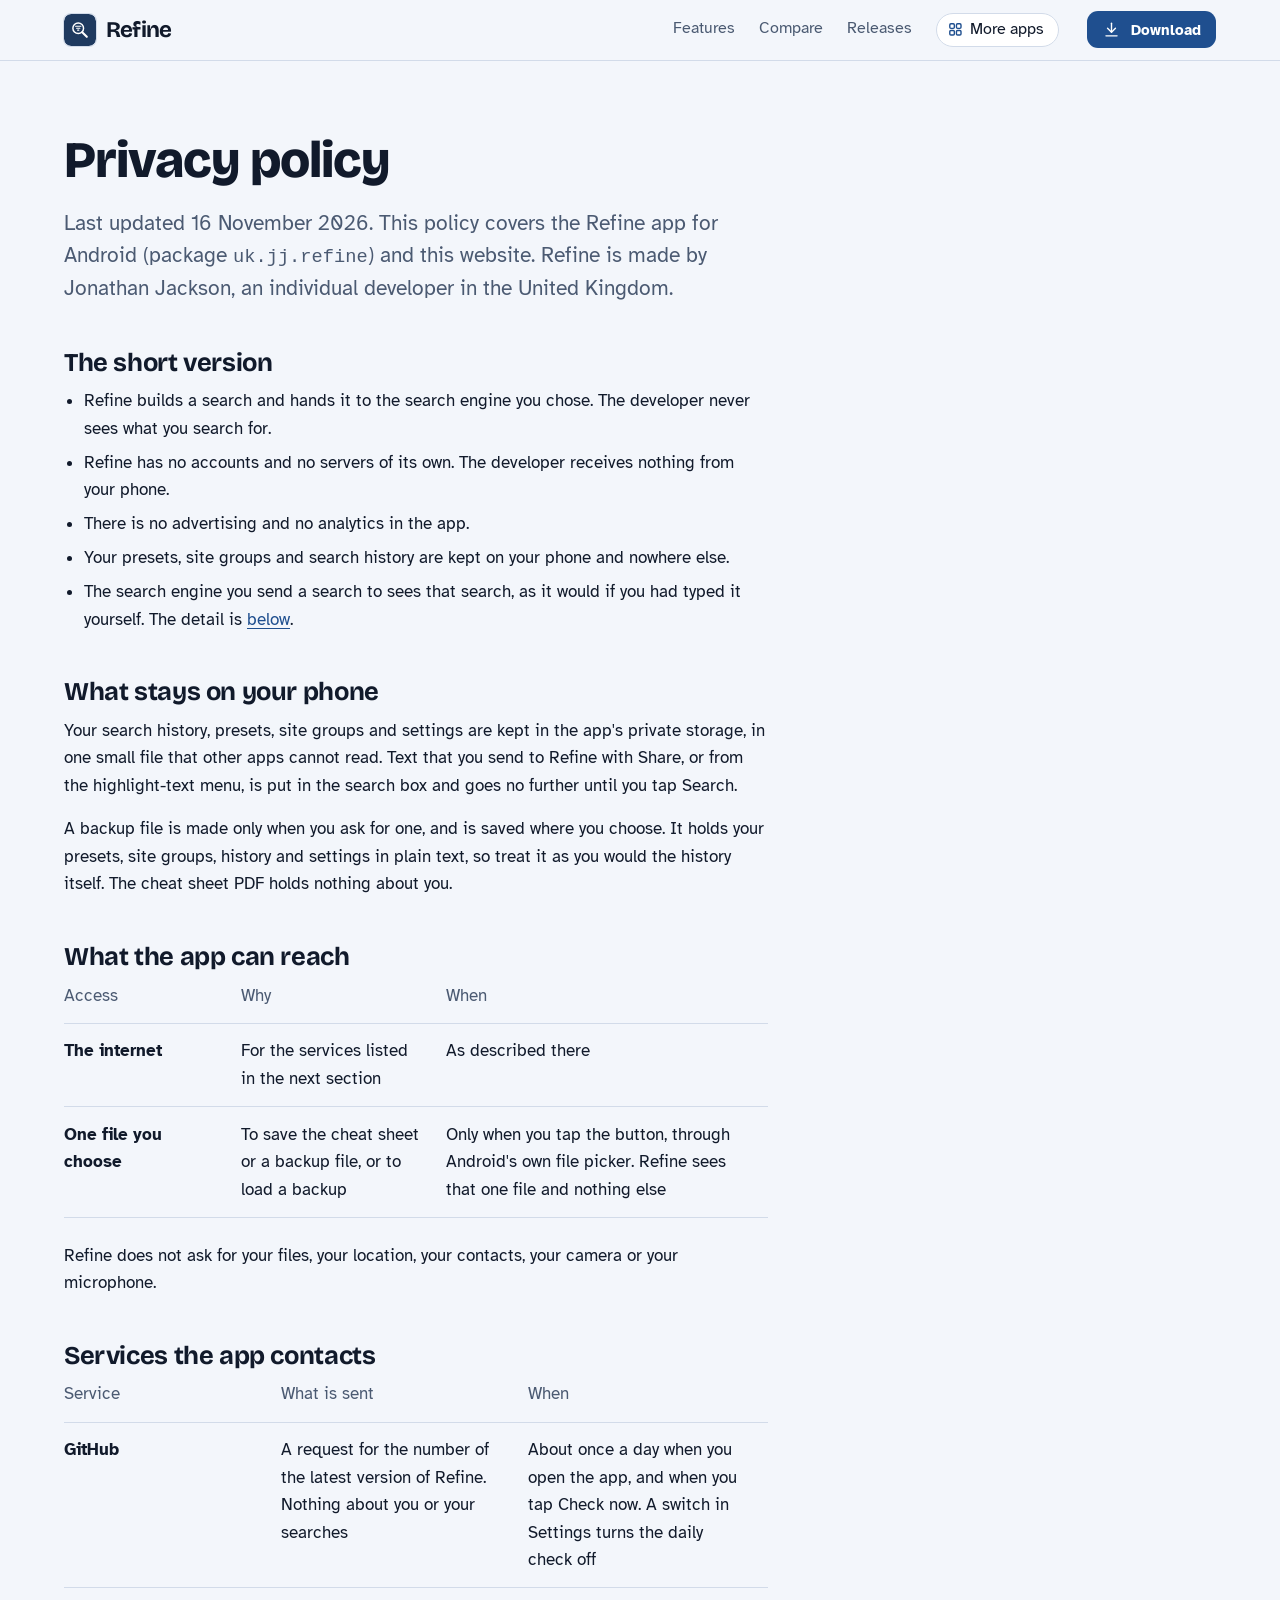
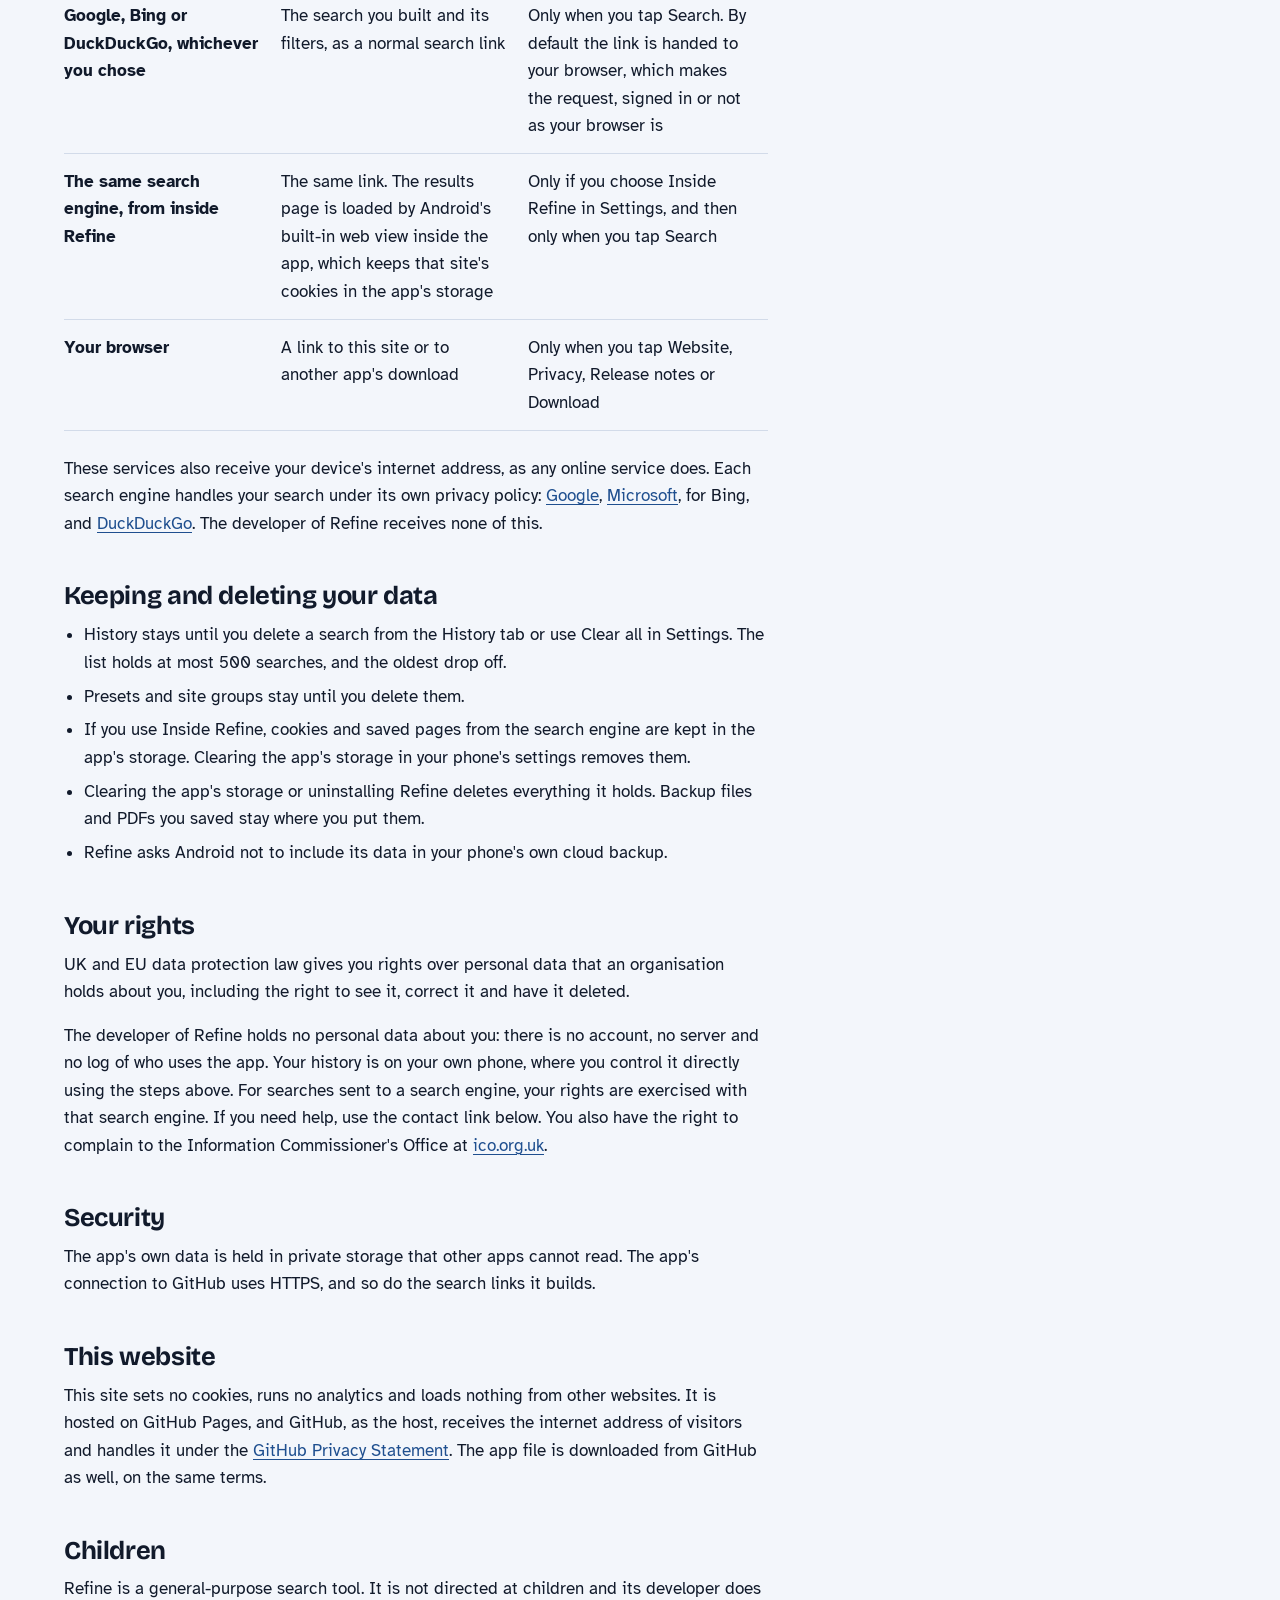
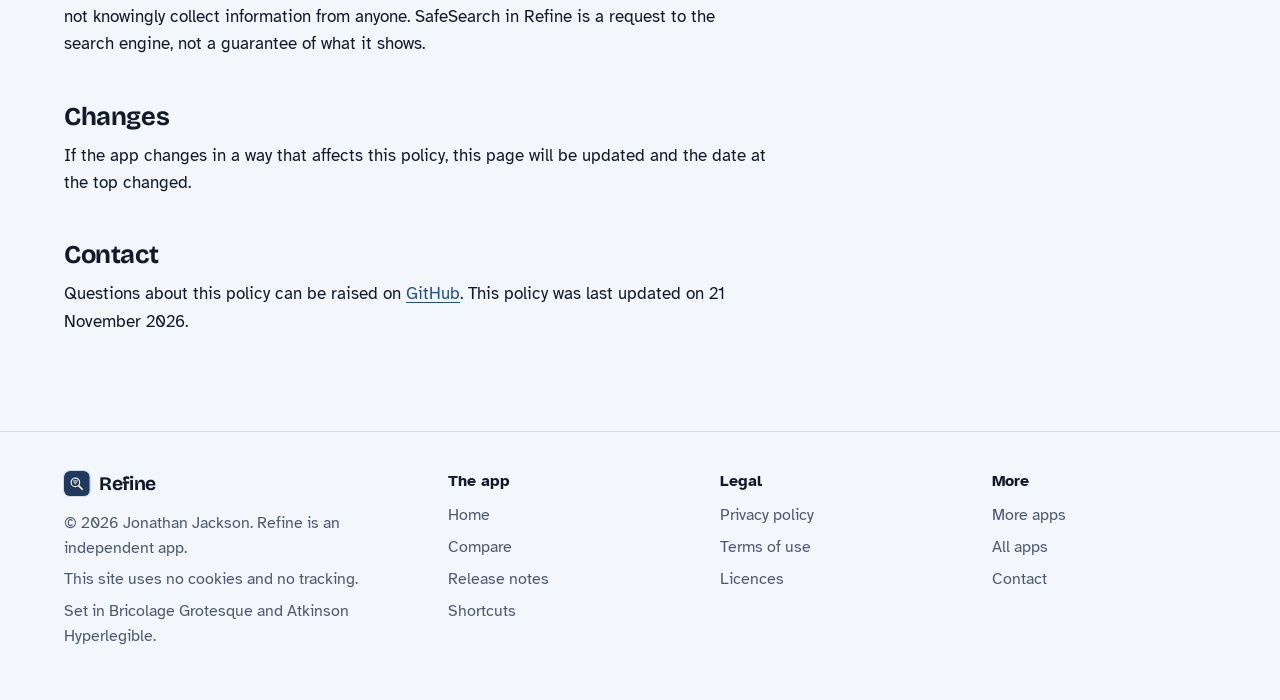
<file: privacy.html>
<!DOCTYPE html>
<html lang="en-GB">
<head>
<meta charset="utf-8">
<meta name="viewport" content="width=device-width, initial-scale=1">
<title>Refine privacy policy</title>
<meta name="description" content="What Refine does with your information: in short, it stays on your phone.">
<meta name="author" content="Jonathan Jackson">
<link rel="canonical" href="https://customgpter.github.io/refine/privacy.html">
<meta name="theme-color" content="#f3f6fb" media="(prefers-color-scheme: light)">
<meta name="theme-color" content="#0b111c" media="(prefers-color-scheme: dark)">
<meta property="og:type" content="website">
<meta property="og:site_name" content="Refine">
<meta property="og:title" content="Refine privacy policy">
<meta property="og:description" content="What Refine does with your information: in short, it stays on your phone.">
<meta property="og:url" content="https://customgpter.github.io/refine/privacy.html">
<meta property="og:image" content="https://customgpter.github.io/refine/assets/og.png">
<meta property="og:image:width" content="1200">
<meta property="og:image:height" content="630">
<meta property="og:image:alt" content="Refine&#x27;s search builder with a search for PDF and Word files from the past year">
<meta property="og:locale" content="en_GB">
<meta name="twitter:card" content="summary_large_image">
<link rel="icon" href="./assets/favicon.svg" type="image/svg+xml">
<link rel="apple-touch-icon" href="./assets/apple-touch-icon.png">
<link rel="preload" href="./assets/fonts/bricolage-grotesque-latin.woff2" as="font" type="font/woff2" crossorigin>
<link rel="preload" href="./assets/fonts/atkinson-hyperlegible-latin-400-normal.woff2" as="font" type="font/woff2" crossorigin>
<link rel="stylesheet" href="./assets/site.css?v=1">
<link rel="stylesheet" href="./assets/house.css?v=1">
<link rel="stylesheet" href="./assets/apps-list.css?v=1">
<script src="./assets/apps-list.js?v=1" defer></script>
</head>
<body>
<a class="skip" href="#main">Skip to content</a>
<header class="masthead">
<div class="wrap">
<a class="brand" href="./" aria-label="Refine home"><svg viewBox="0 0 108 108" aria-hidden="true"><rect width="108" height="108" rx="24" fill="#1f3a5f"/><circle cx="48" cy="48" r="18" fill="none" stroke="#fff" stroke-width="5"/><path d="M61.5 61.5 77 77" fill="none" stroke="#fff" stroke-width="7" stroke-linecap="round"/><path d="M39 41.5h18M42.5 48h11M46 54.5h4" fill="none" stroke="#fff" stroke-width="3.6" stroke-linecap="round"/></svg><span>Refine</span></a>
<nav aria-label="Main"><ul><li><a href="./#features">Features</a></li><li><a href="./compare.html">Compare</a></li><li><a href="./releases.html">Releases</a></li><li><a class="more-apps" href="./more-apps.html"><svg class="ico" viewBox="0 0 24 24" aria-hidden="true"><rect x="4" y="4" width="6.5" height="6.5" rx="1.6"/><rect x="13.5" y="4" width="6.5" height="6.5" rx="1.6"/><rect x="4" y="13.5" width="6.5" height="6.5" rx="1.6"/><rect x="13.5" y="13.5" width="6.5" height="6.5" rx="1.6"/></svg>More apps</a></li></ul></nav>
<a class="button small" href="https://github.com/CustomGPTer/refine/releases/latest/download/Refine.apk"><svg class="ico" viewBox="0 0 24 24" aria-hidden="true"><path d="M12 4v11"/><path d="M7 10.5l5 5 5-5"/><path d="M5 20h14"/></svg>Download</a>
</div>
</header>
<main id="main" class="doc">
<div class="wrap">
<div class="measure">
<h1>Privacy policy</h1>
<p class="lede">Last updated 16 November 2026. This policy covers the Refine app for Android (package <code>uk.jj.refine</code>) and this website. Refine is made by Jonathan Jackson, an individual developer in the United Kingdom.</p>
<h2 id="short">The short version</h2><ul>
<li>Refine builds a search and hands it to the search engine you chose. The developer never sees what you search for.</li>
<li>Refine has no accounts and no servers of its own. The developer receives nothing from your phone.</li>
<li>There is no advertising and no analytics in the app.</li>
<li>Your presets, site groups and search history are kept on your phone and nowhere else.</li>
<li>The search engine you send a search to sees that search, as it would if you had typed it yourself. The detail is <a href="#services">below</a>.</li>
</ul><h2 id="device">What stays on your phone</h2><p>Your search history, presets, site groups and settings are kept in the app's private storage, in one small file that other apps cannot read. Text that you send to Refine with Share, or from the highlight-text menu, is put in the search box and goes no further until you tap Search.</p>
<p>A backup file is made only when you ask for one, and is saved where you choose. It holds your presets, site groups, history and settings in plain text, so treat it as you would the history itself. The cheat sheet PDF holds nothing about you.</p><h2 id="access">What the app can reach</h2><table>
<thead><tr><th scope="col">Access</th><th scope="col">Why</th><th scope="col">When</th></tr></thead>
<tbody>
<tr><th scope="row">The internet</th><td>For the services listed in the next section</td><td>As described there</td></tr>
<tr><th scope="row">One file you choose</th><td>To save the cheat sheet or a backup file, or to load a backup</td><td>Only when you tap the button, through Android's own file picker. Refine sees that one file and nothing else</td></tr>
</tbody>
</table>
<p class="after-table">Refine does not ask for your files, your location, your contacts, your camera or your microphone.</p><h2 id="services">Services the app contacts</h2><table>
<thead><tr><th scope="col">Service</th><th scope="col">What is sent</th><th scope="col">When</th></tr></thead>
<tbody>
<tr><th scope="row">GitHub</th><td>A request for the number of the latest version of Refine. Nothing about you or your searches</td><td>About once a day when you open the app, and when you tap Check now. A switch in Settings turns the daily check off</td></tr>
<tr><th scope="row">Google, Bing or DuckDuckGo, whichever you chose</th><td>The search you built and its filters, as a normal search link</td><td>Only when you tap Search. By default the link is handed to your browser, which makes the request, signed in or not as your browser is</td></tr>
<tr><th scope="row">The same search engine, from inside Refine</th><td>The same link. The results page is loaded by Android's built-in web view inside the app, which keeps that site's cookies in the app's storage</td><td>Only if you choose Inside Refine in Settings, and then only when you tap Search</td></tr>
<tr><th scope="row">Your browser</th><td>A link to this site or to another app's download</td><td>Only when you tap Website, Privacy, Release notes or Download</td></tr>
</tbody>
</table>
<p class="after-table">These services also receive your device's internet address, as any online service does. Each search engine handles your search under its own privacy policy: <a href="https://policies.google.com/privacy">Google</a>, <a href="https://privacy.microsoft.com/privacystatement">Microsoft</a>, for Bing, and <a href="https://duckduckgo.com/privacy">DuckDuckGo</a>. The developer of Refine receives none of this.</p><h2 id="deleting">Keeping and deleting your data</h2><ul>
<li>History stays until you delete a search from the History tab or use Clear all in Settings. The list holds at most 500 searches, and the oldest drop off.</li>
<li>Presets and site groups stay until you delete them.</li>
<li>If you use Inside Refine, cookies and saved pages from the search engine are kept in the app's storage. Clearing the app's storage in your phone's settings removes them.</li>
<li>Clearing the app's storage or uninstalling Refine deletes everything it holds. Backup files and PDFs you saved stay where you put them.</li>
<li>Refine asks Android not to include its data in your phone's own cloud backup.</li>
</ul><h2 id="rights">Your rights</h2><p>UK and EU data protection law gives you rights over personal data that an organisation holds about you, including the right to see it, correct it and have it deleted.</p>
<p>The developer of Refine holds no personal data about you: there is no account, no server and no log of who uses the app. Your history is on your own phone, where you control it directly using the steps above. For searches sent to a search engine, your rights are exercised with that search engine. If you need help, use the contact link below. You also have the right to complain to the Information Commissioner's Office at <a href="https://ico.org.uk">ico.org.uk</a>.</p><h2 id="security">Security</h2><p>The app's own data is held in private storage that other apps cannot read. The app's connection to GitHub uses HTTPS, and so do the search links it builds.</p><h2 id="website">This website</h2><p>This site sets no cookies, runs no analytics and loads nothing from other websites. It is hosted on GitHub Pages, and GitHub, as the host, receives the internet address of visitors and handles it under the <a href="https://docs.github.com/site-policy/privacy-policies/github-general-privacy-statement">GitHub Privacy Statement</a>. The app file is downloaded from GitHub as well, on the same terms.</p><h2 id="children">Children</h2><p>Refine is a general-purpose search tool. It is not directed at children and its developer does not knowingly collect information from anyone. SafeSearch in Refine is a request to the search engine, not a guarantee of what it shows.</p><h2 id="changes">Changes</h2><p>If the app changes in a way that affects this policy, this page will be updated and the date at the top changed.</p>
<h2 id="contact">Contact</h2>
<p>Questions about this policy can be raised on <a href="https://github.com/CustomGPTer/refine/issues">GitHub</a>. This policy was last updated on 21 November 2026.</p>
</div>
</div>
</main>
<footer class="colophon">
<div class="wrap">
<div>
<a class="brand" href="./" aria-label="Refine home"><svg viewBox="0 0 108 108" aria-hidden="true"><rect width="108" height="108" rx="24" fill="#1f3a5f"/><circle cx="48" cy="48" r="18" fill="none" stroke="#fff" stroke-width="5"/><path d="M61.5 61.5 77 77" fill="none" stroke="#fff" stroke-width="7" stroke-linecap="round"/><path d="M39 41.5h18M42.5 48h11M46 54.5h4" fill="none" stroke="#fff" stroke-width="3.6" stroke-linecap="round"/></svg><span>Refine</span></a>
<p>&copy; 2026 Jonathan Jackson. Refine is an independent app.</p>
<p>This site uses no cookies and no tracking.</p>
<p>Set in Bricolage Grotesque and Atkinson Hyperlegible.</p>
</div>
<nav aria-label="The app"><h2>The app</h2><ul>
<li><a href="./">Home</a></li>
<li><a href="./compare.html">Compare</a></li>
<li><a href="./releases.html">Release notes</a></li>
<li><a href="./shortcuts.html">Shortcuts</a></li>
</ul></nav>
<nav aria-label="Legal"><h2>Legal</h2><ul>
<li><a href="./privacy.html">Privacy policy</a></li>
<li><a href="./terms.html">Terms of use</a></li>
<li><a href="./licences.html">Licences</a></li>
</ul></nav>
<nav aria-label="More"><h2>More</h2><ul>
<li><a href="./more-apps.html">More apps</a></li>
<li><a href="https://customgpter.github.io/">All apps</a></li>
<li><a href="https://github.com/CustomGPTer/refine/issues">Contact</a></li>
</ul></nav>
</div>
</footer>
</body>
</html>
</file>
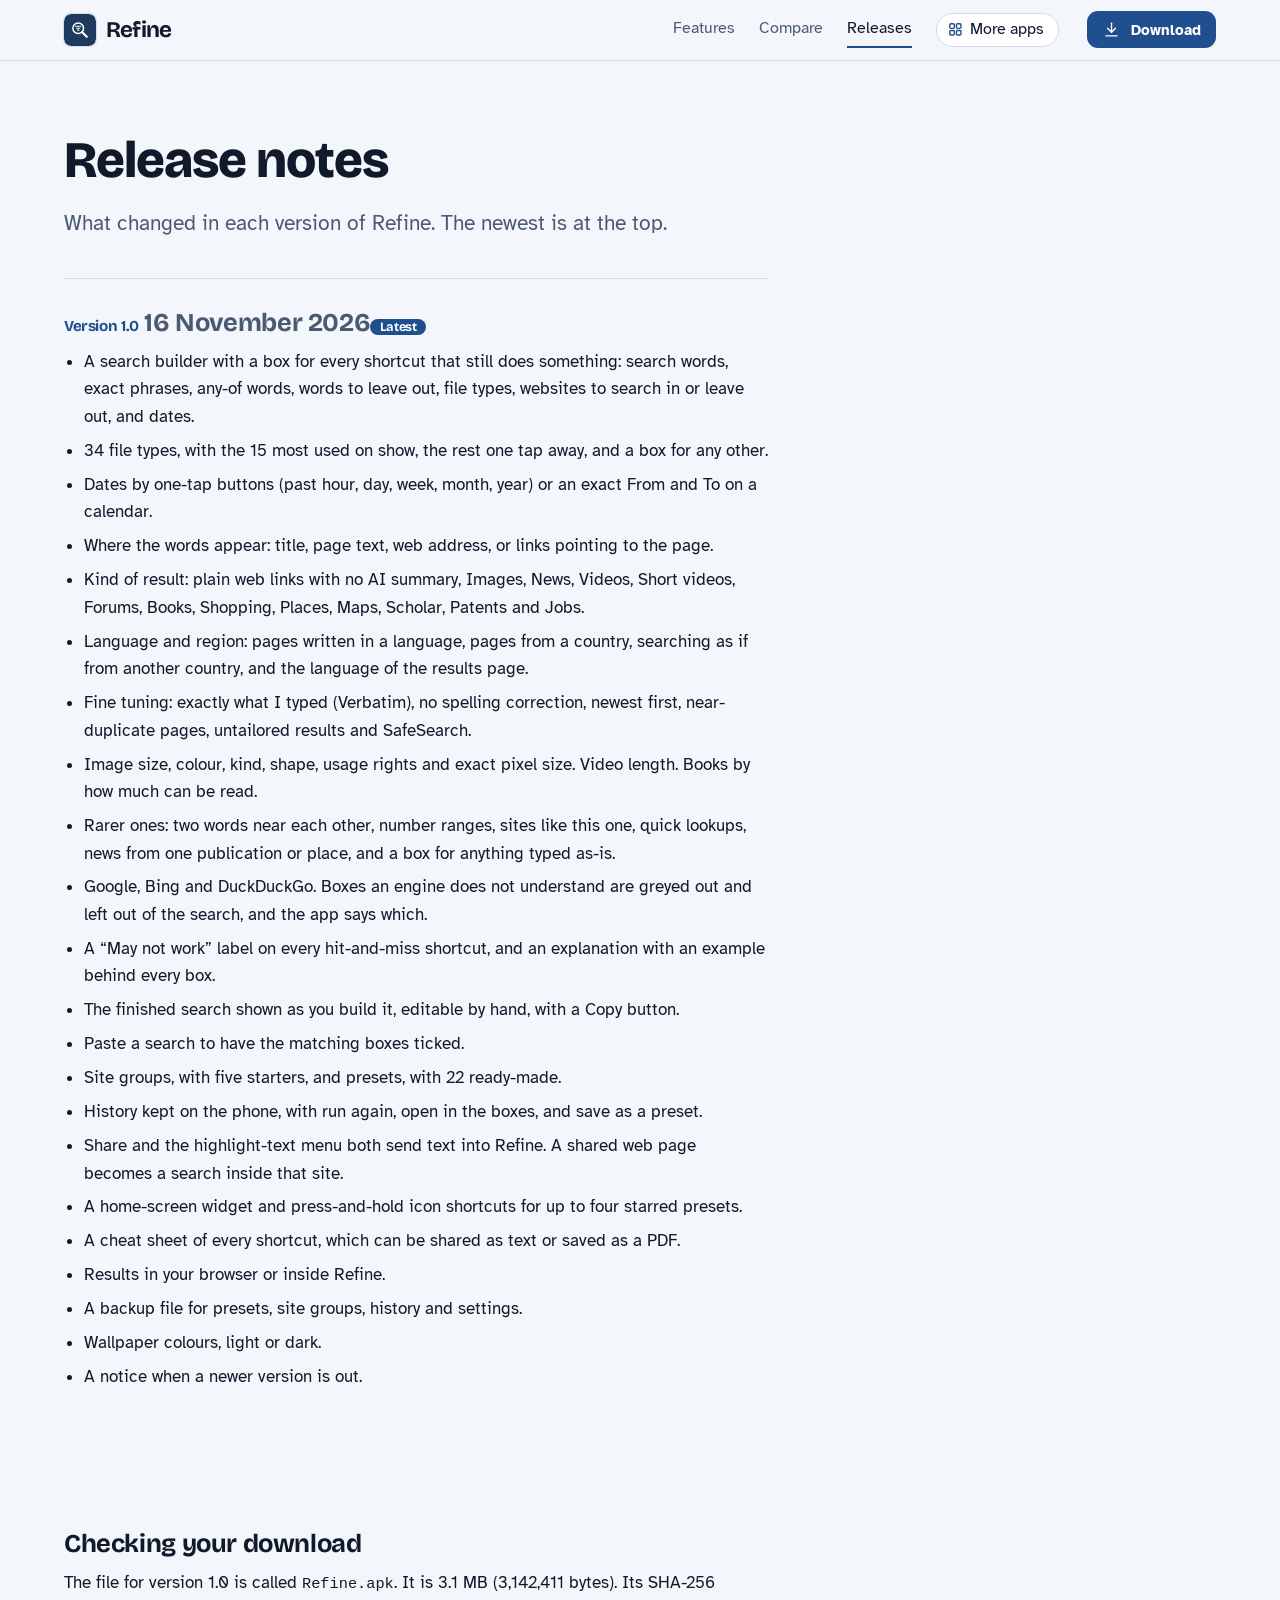
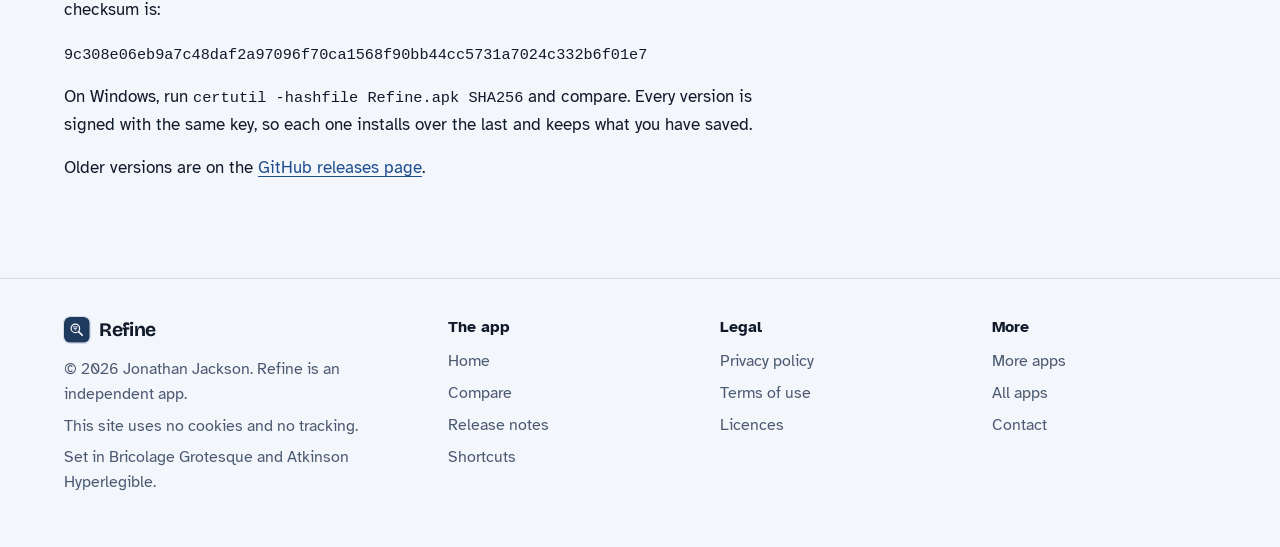
<file: releases.html>
<!DOCTYPE html>
<html lang="en-GB">
<head>
<meta charset="utf-8">
<meta name="viewport" content="width=device-width, initial-scale=1">
<title>Refine release notes</title>
<meta name="description" content="What changed in each version of Refine, with the file size and checksum to check your download.">
<meta name="author" content="Jonathan Jackson">
<link rel="canonical" href="https://customgpter.github.io/refine/releases.html">
<meta name="theme-color" content="#f3f6fb" media="(prefers-color-scheme: light)">
<meta name="theme-color" content="#0b111c" media="(prefers-color-scheme: dark)">
<meta property="og:type" content="website">
<meta property="og:site_name" content="Refine">
<meta property="og:title" content="Refine release notes">
<meta property="og:description" content="What changed in each version of Refine, with the file size and checksum to check your download.">
<meta property="og:url" content="https://customgpter.github.io/refine/releases.html">
<meta property="og:image" content="https://customgpter.github.io/refine/assets/og.png">
<meta property="og:image:width" content="1200">
<meta property="og:image:height" content="630">
<meta property="og:image:alt" content="Refine&#x27;s search builder with a search for PDF and Word files from the past year">
<meta property="og:locale" content="en_GB">
<meta name="twitter:card" content="summary_large_image">
<link rel="icon" href="./assets/favicon.svg" type="image/svg+xml">
<link rel="apple-touch-icon" href="./assets/apple-touch-icon.png">
<link rel="preload" href="./assets/fonts/bricolage-grotesque-latin.woff2" as="font" type="font/woff2" crossorigin>
<link rel="preload" href="./assets/fonts/atkinson-hyperlegible-latin-400-normal.woff2" as="font" type="font/woff2" crossorigin>
<link rel="stylesheet" href="./assets/site.css?v=1">
<link rel="stylesheet" href="./assets/house.css?v=1">
<link rel="stylesheet" href="./assets/apps-list.css?v=1">
<script src="./assets/apps-list.js?v=1" defer></script>
</head>
<body>
<a class="skip" href="#main">Skip to content</a>
<header class="masthead">
<div class="wrap">
<a class="brand" href="./" aria-label="Refine home"><svg viewBox="0 0 108 108" aria-hidden="true"><rect width="108" height="108" rx="24" fill="#1f3a5f"/><circle cx="48" cy="48" r="18" fill="none" stroke="#fff" stroke-width="5"/><path d="M61.5 61.5 77 77" fill="none" stroke="#fff" stroke-width="7" stroke-linecap="round"/><path d="M39 41.5h18M42.5 48h11M46 54.5h4" fill="none" stroke="#fff" stroke-width="3.6" stroke-linecap="round"/></svg><span>Refine</span></a>
<nav aria-label="Main"><ul><li><a href="./#features">Features</a></li><li><a href="./compare.html">Compare</a></li><li><a href="./releases.html" aria-current="page">Releases</a></li><li><a class="more-apps" href="./more-apps.html"><svg class="ico" viewBox="0 0 24 24" aria-hidden="true"><rect x="4" y="4" width="6.5" height="6.5" rx="1.6"/><rect x="13.5" y="4" width="6.5" height="6.5" rx="1.6"/><rect x="4" y="13.5" width="6.5" height="6.5" rx="1.6"/><rect x="13.5" y="13.5" width="6.5" height="6.5" rx="1.6"/></svg>More apps</a></li></ul></nav>
<a class="button small" href="https://github.com/CustomGPTer/refine/releases/latest/download/Refine.apk"><svg class="ico" viewBox="0 0 24 24" aria-hidden="true"><path d="M12 4v11"/><path d="M7 10.5l5 5 5-5"/><path d="M5 20h14"/></svg>Download</a>
</div>
</header>
<main id="main" class="doc">
<div class="wrap">
<div class="measure">
<h1>Release notes</h1>
<p class="lede">What changed in each version of Refine. The newest is at the top.</p>
<section class="release" id="v1.0"><h2><span class="ver">Version 1.0</span> <span class="when">16 November 2026</span><span class="tag">Latest</span></h2><ul><li>A search builder with a box for every shortcut that still does something: search words, exact phrases, any-of words, words to leave out, file types, websites to search in or leave out, and dates.</li><li>34 file types, with the 15 most used on show, the rest one tap away, and a box for any other.</li><li>Dates by one-tap buttons (past hour, day, week, month, year) or an exact From and To on a calendar.</li><li>Where the words appear: title, page text, web address, or links pointing to the page.</li><li>Kind of result: plain web links with no AI summary, Images, News, Videos, Short videos, Forums, Books, Shopping, Places, Maps, Scholar, Patents and Jobs.</li><li>Language and region: pages written in a language, pages from a country, searching as if from another country, and the language of the results page.</li><li>Fine tuning: exactly what I typed (Verbatim), no spelling correction, newest first, near-duplicate pages, untailored results and SafeSearch.</li><li>Image size, colour, kind, shape, usage rights and exact pixel size. Video length. Books by how much can be read.</li><li>Rarer ones: two words near each other, number ranges, sites like this one, quick lookups, news from one publication or place, and a box for anything typed as-is.</li><li>Google, Bing and DuckDuckGo. Boxes an engine does not understand are greyed out and left out of the search, and the app says which.</li><li>A “May not work” label on every hit-and-miss shortcut, and an explanation with an example behind every box.</li><li>The finished search shown as you build it, editable by hand, with a Copy button.</li><li>Paste a search to have the matching boxes ticked.</li><li>Site groups, with five starters, and presets, with 22 ready-made.</li><li>History kept on the phone, with run again, open in the boxes, and save as a preset.</li><li>Share and the highlight-text menu both send text into Refine. A shared web page becomes a search inside that site.</li><li>A home-screen widget and press-and-hold icon shortcuts for up to four starred presets.</li><li>A cheat sheet of every shortcut, which can be shared as text or saved as a PDF.</li><li>Results in your browser or inside Refine.</li><li>A backup file for presets, site groups, history and settings.</li><li>Wallpaper colours, light or dark.</li><li>A notice when a newer version is out.</li></ul></section>
<h2 id="checking">Checking your download</h2>
<p>The file for version 1.0 is called <code>Refine.apk</code>. It is 3.1 MB (3,142,411 bytes). Its SHA-256 checksum is:</p>
<p><code class="sum">9c308e06eb9a7c48daf2a97096f70ca1568f90bb44cc5731a7024c332b6f01e7</code></p>
<p>On Windows, run <code>certutil -hashfile Refine.apk SHA256</code> and compare. Every version is signed with the same key, so each one installs over the last and keeps what you have saved.</p>
<p>Older versions are on the <a href="https://github.com/CustomGPTer/refine/releases">GitHub releases page</a>.</p>
</div>
</div>
</main>
<footer class="colophon">
<div class="wrap">
<div>
<a class="brand" href="./" aria-label="Refine home"><svg viewBox="0 0 108 108" aria-hidden="true"><rect width="108" height="108" rx="24" fill="#1f3a5f"/><circle cx="48" cy="48" r="18" fill="none" stroke="#fff" stroke-width="5"/><path d="M61.5 61.5 77 77" fill="none" stroke="#fff" stroke-width="7" stroke-linecap="round"/><path d="M39 41.5h18M42.5 48h11M46 54.5h4" fill="none" stroke="#fff" stroke-width="3.6" stroke-linecap="round"/></svg><span>Refine</span></a>
<p>&copy; 2026 Jonathan Jackson. Refine is an independent app.</p>
<p>This site uses no cookies and no tracking.</p>
<p>Set in Bricolage Grotesque and Atkinson Hyperlegible.</p>
</div>
<nav aria-label="The app"><h2>The app</h2><ul>
<li><a href="./">Home</a></li>
<li><a href="./compare.html">Compare</a></li>
<li><a href="./releases.html">Release notes</a></li>
<li><a href="./shortcuts.html">Shortcuts</a></li>
</ul></nav>
<nav aria-label="Legal"><h2>Legal</h2><ul>
<li><a href="./privacy.html">Privacy policy</a></li>
<li><a href="./terms.html">Terms of use</a></li>
<li><a href="./licences.html">Licences</a></li>
</ul></nav>
<nav aria-label="More"><h2>More</h2><ul>
<li><a href="./more-apps.html">More apps</a></li>
<li><a href="https://customgpter.github.io/">All apps</a></li>
<li><a href="https://github.com/CustomGPTer/refine/issues">Contact</a></li>
</ul></nav>
</div>
</footer>
</body>
</html>
</file>
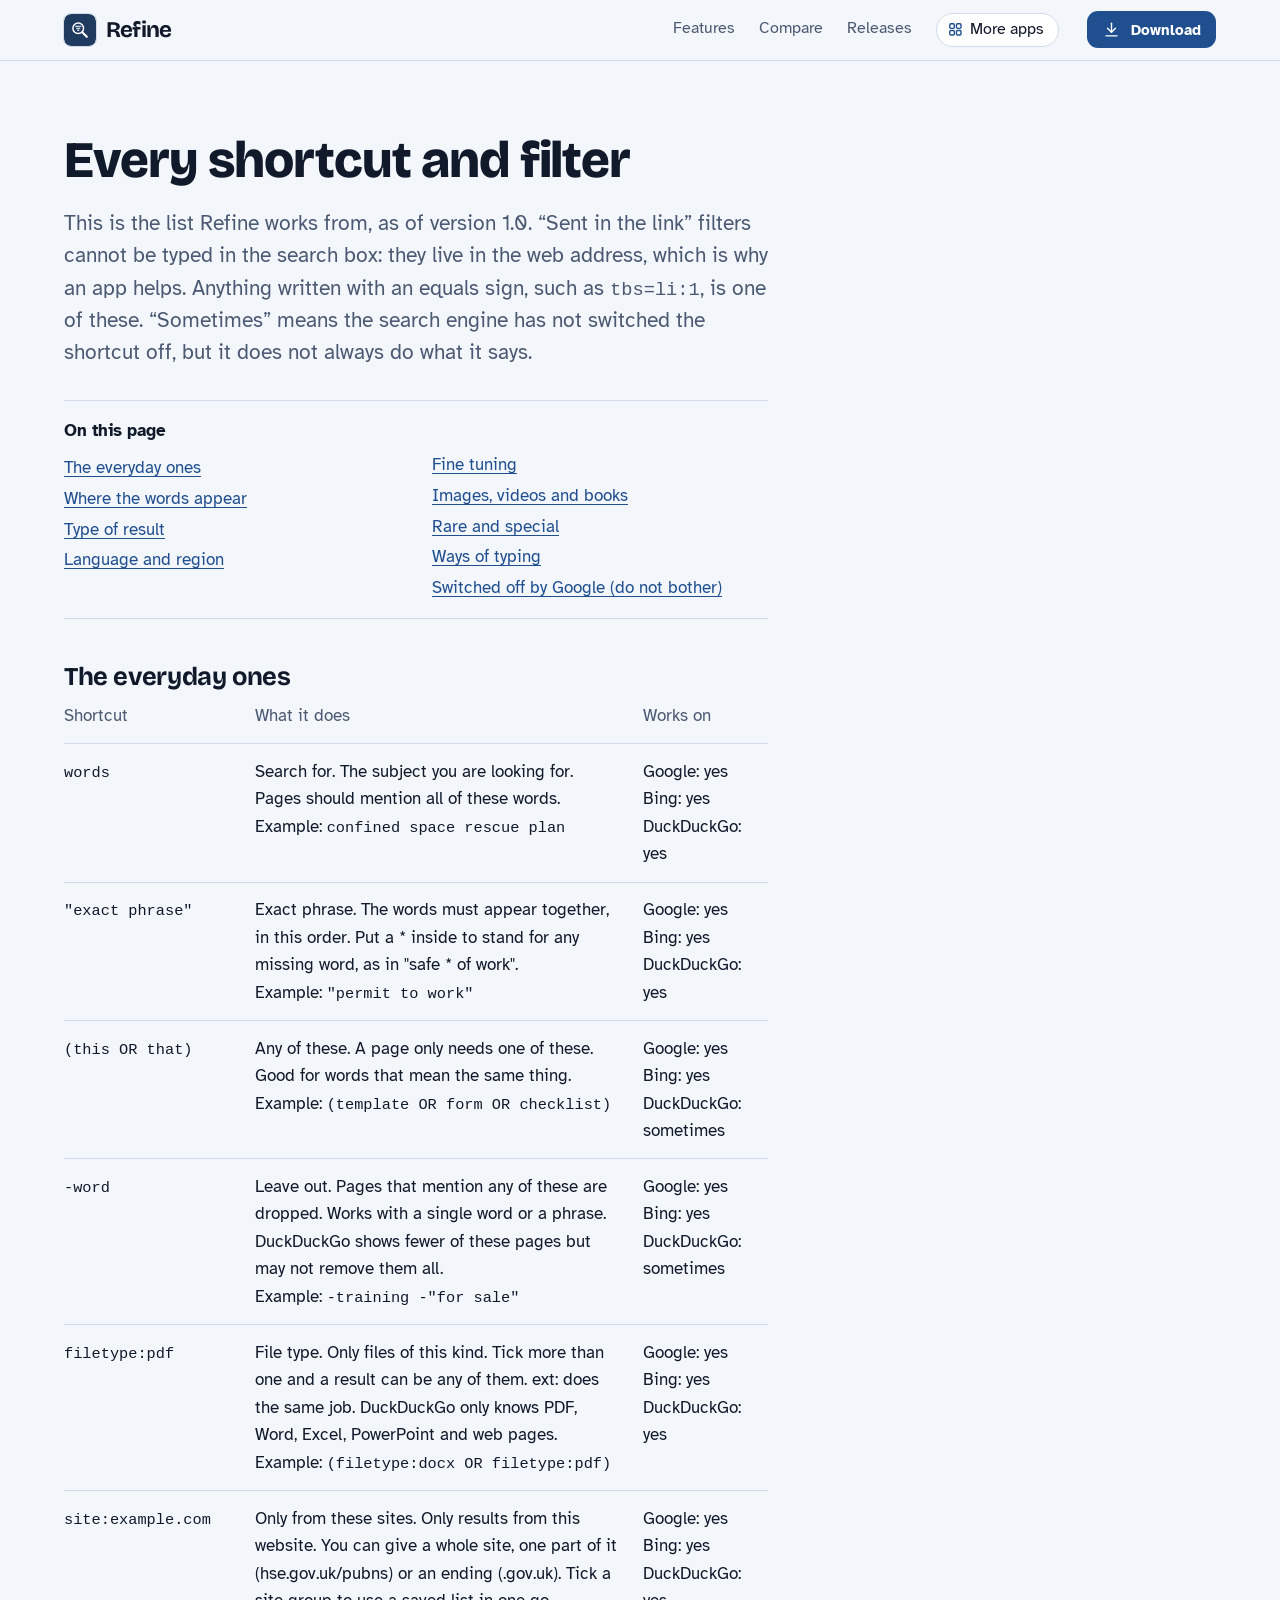
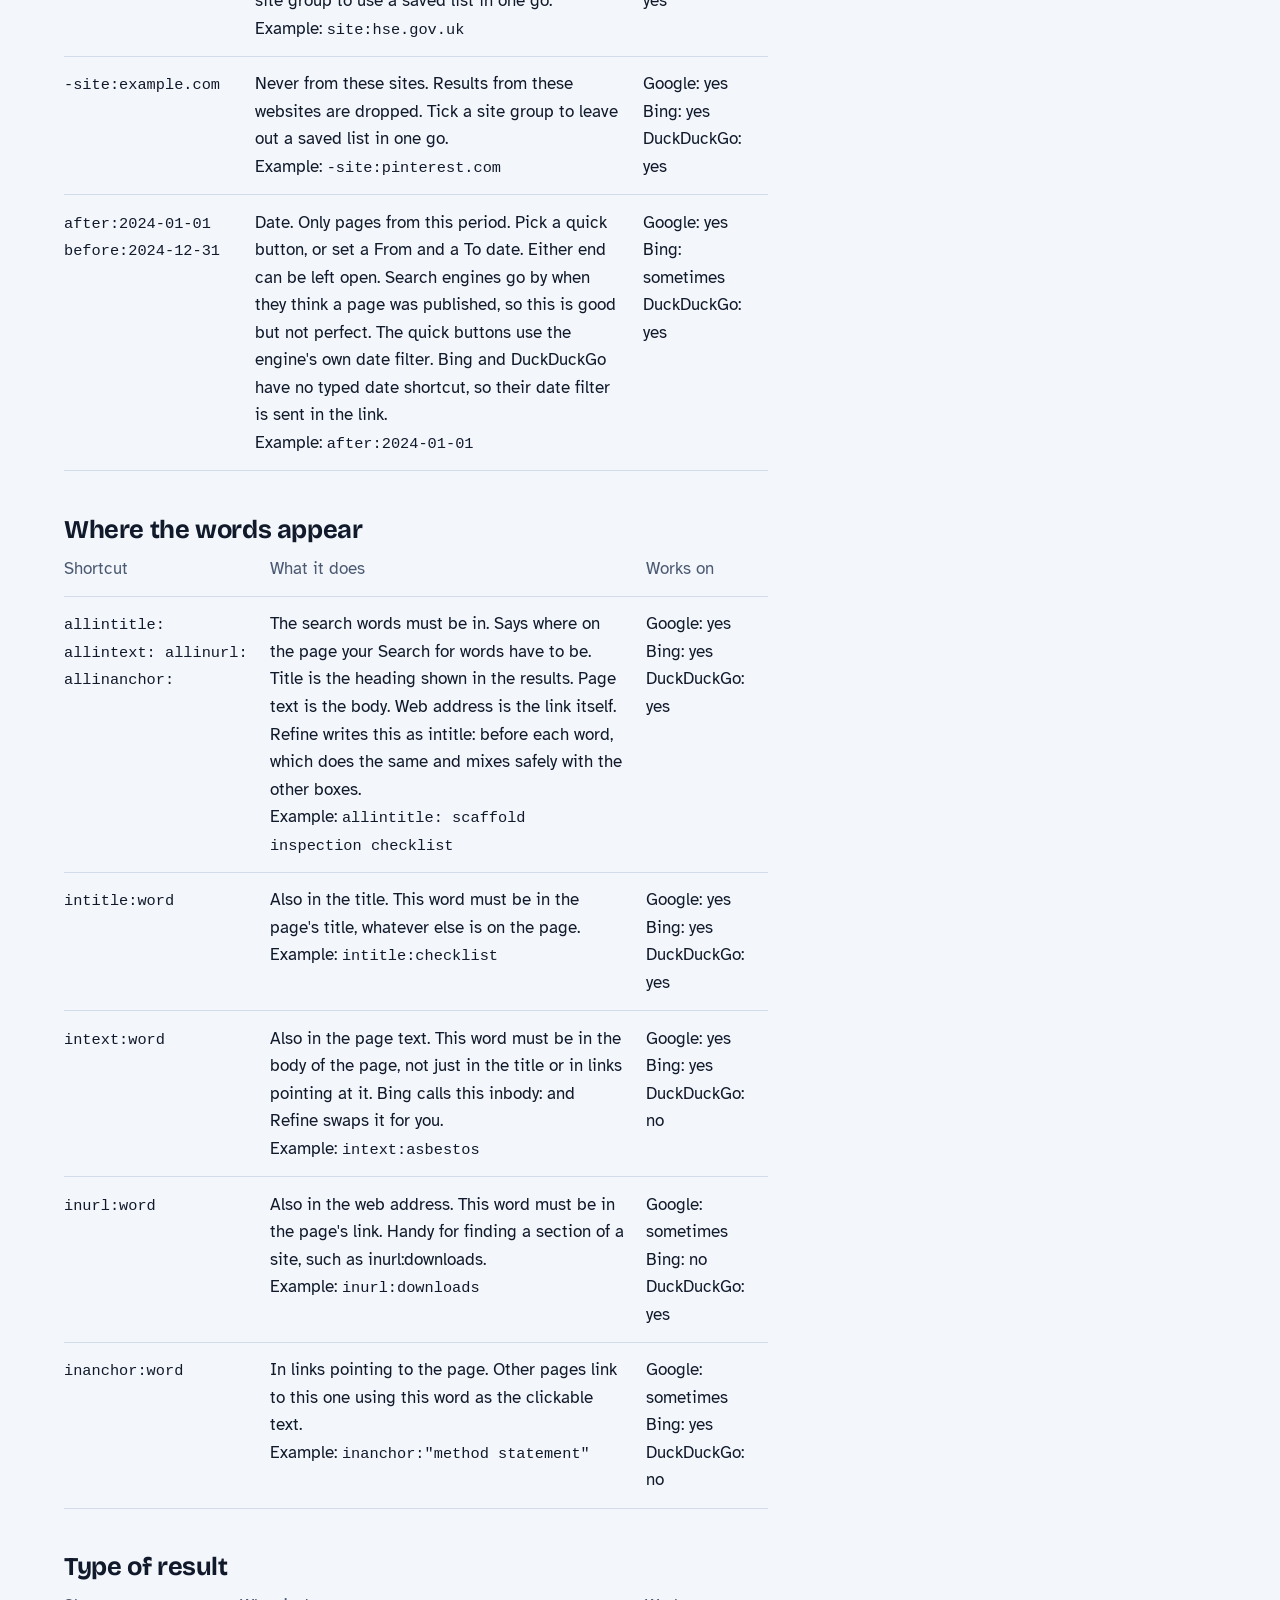
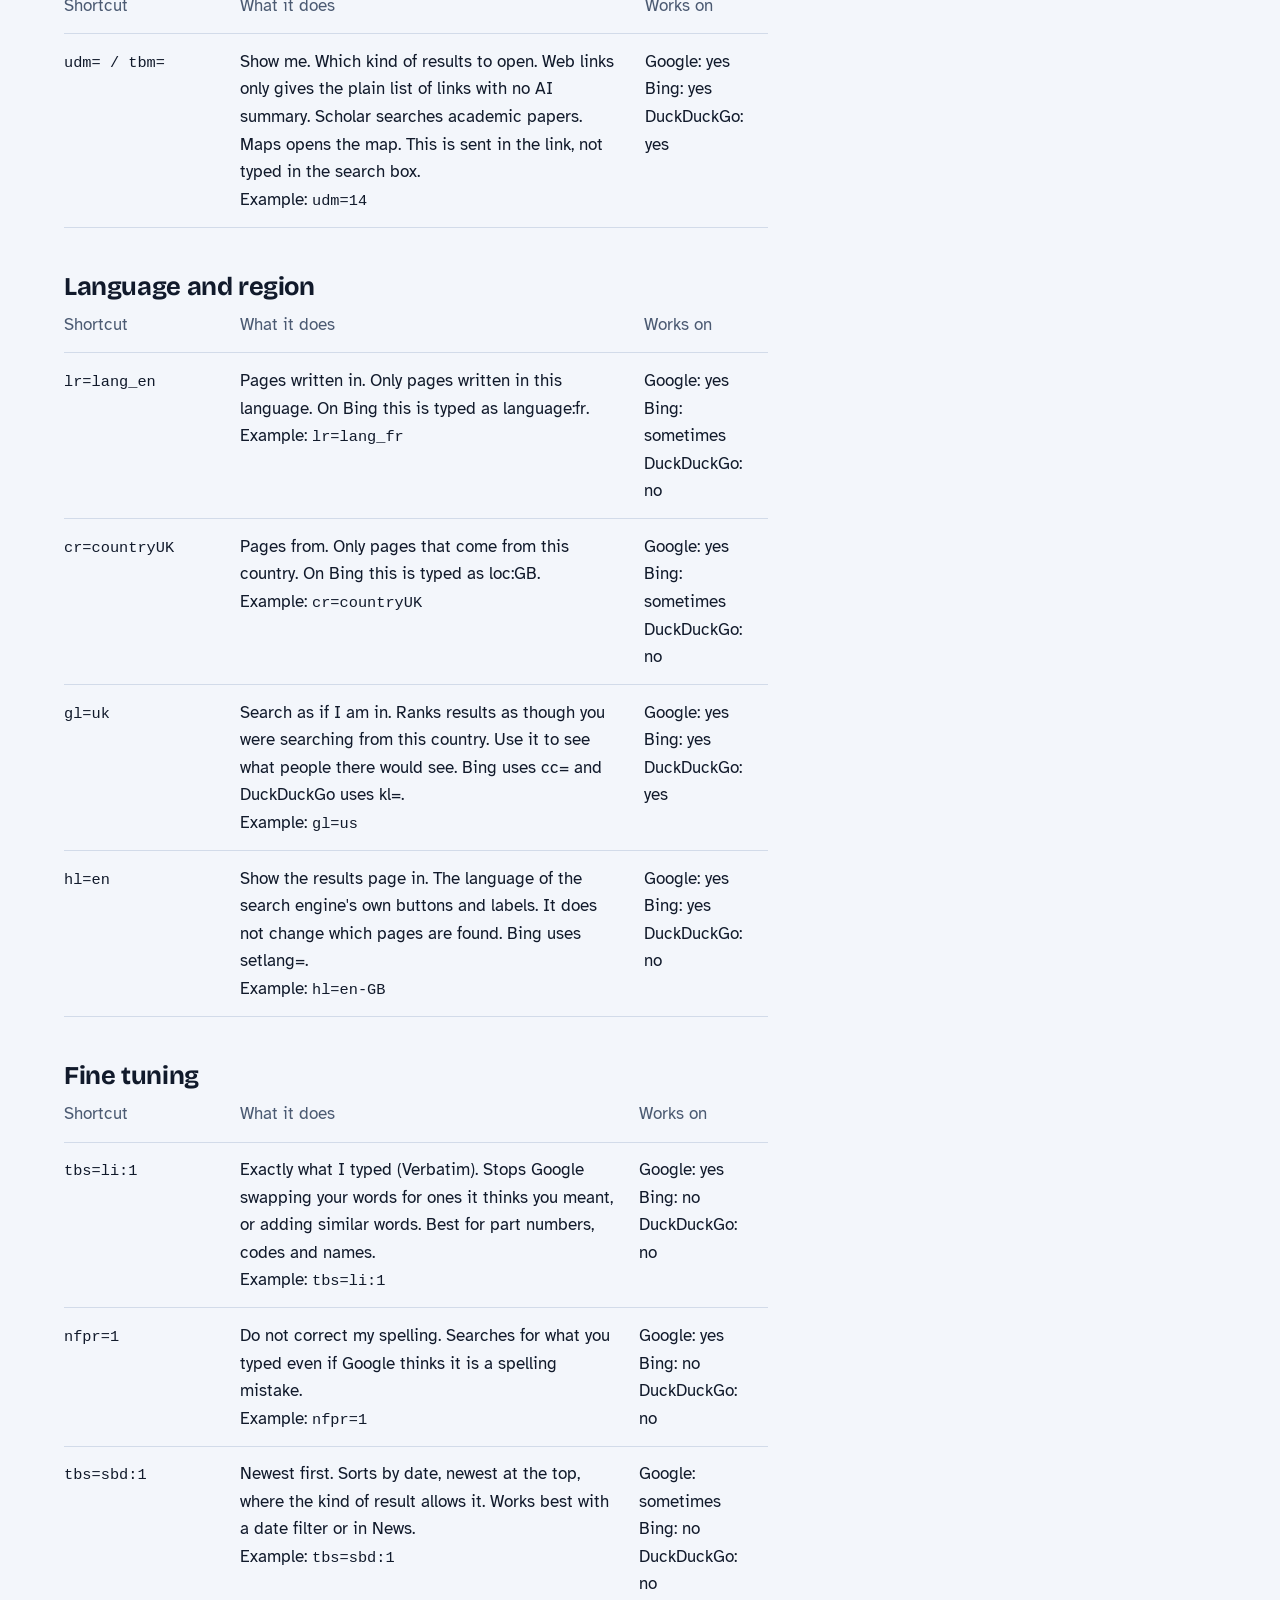
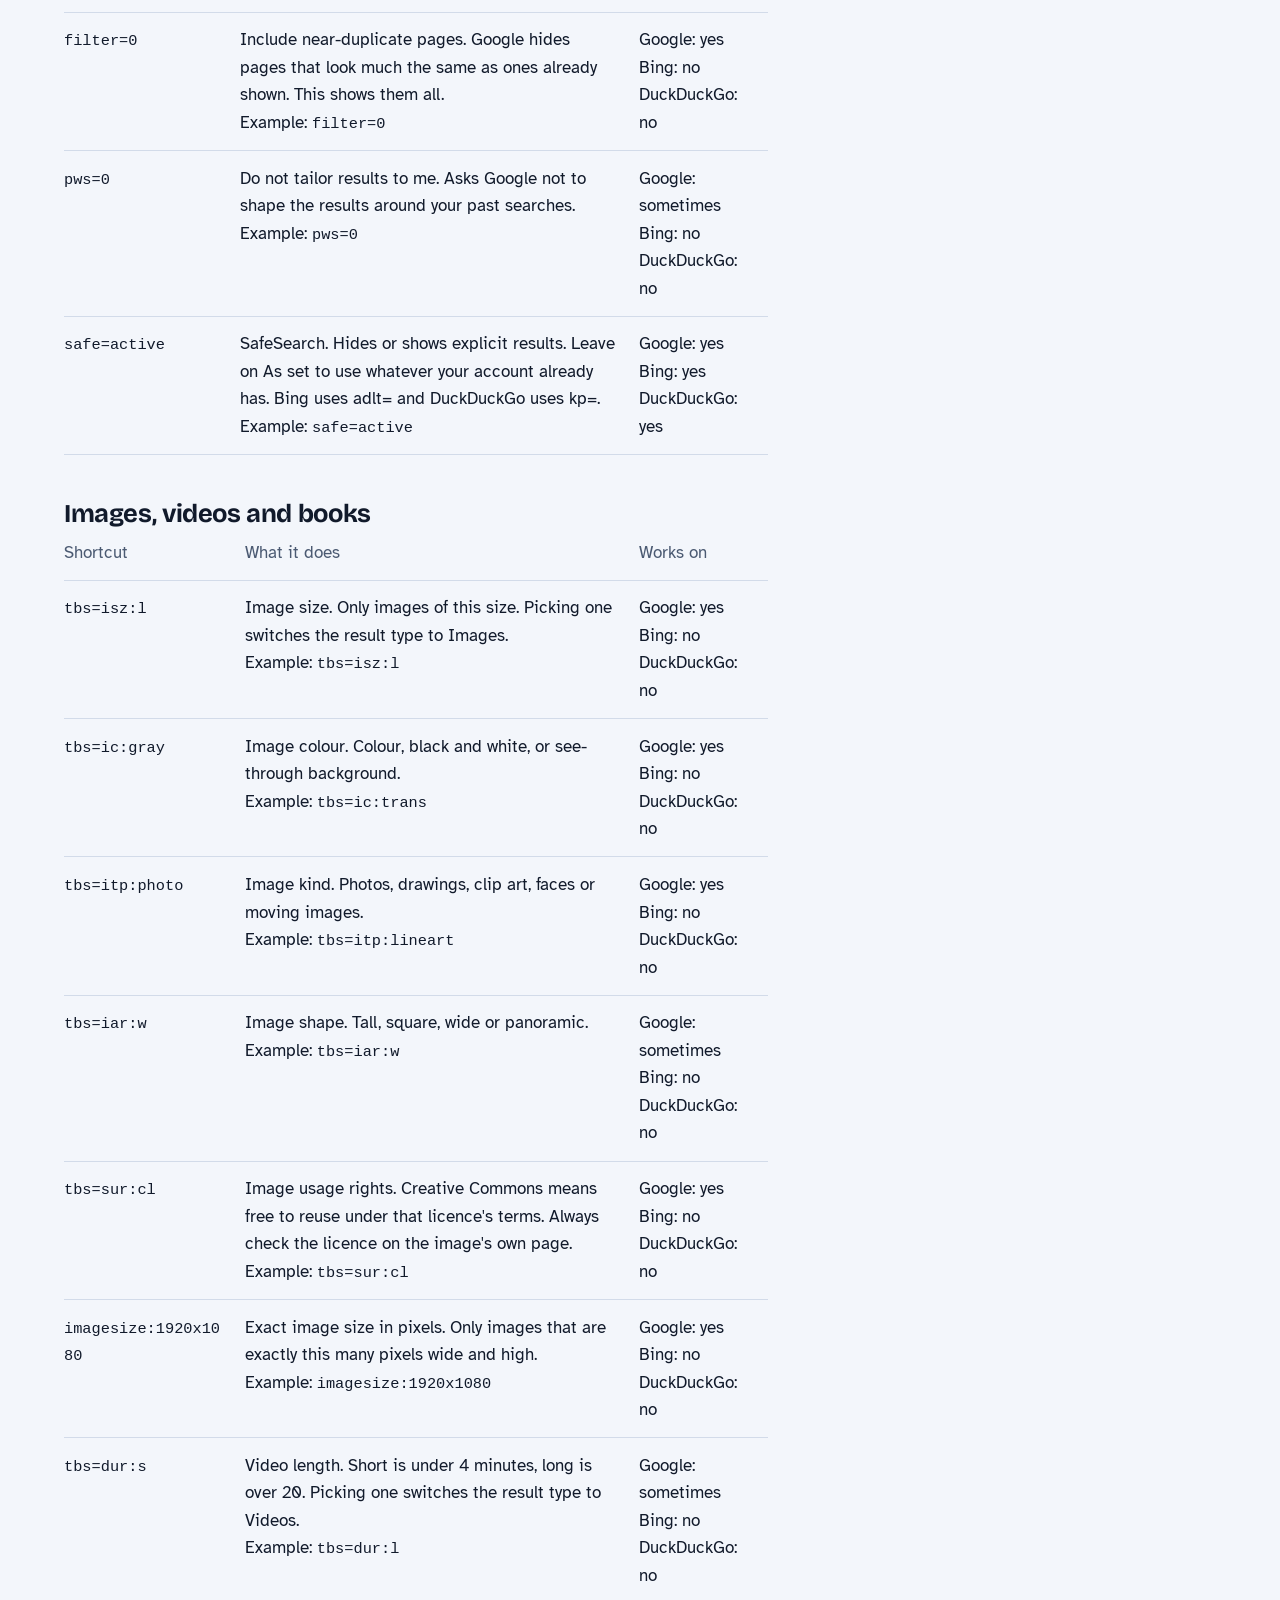
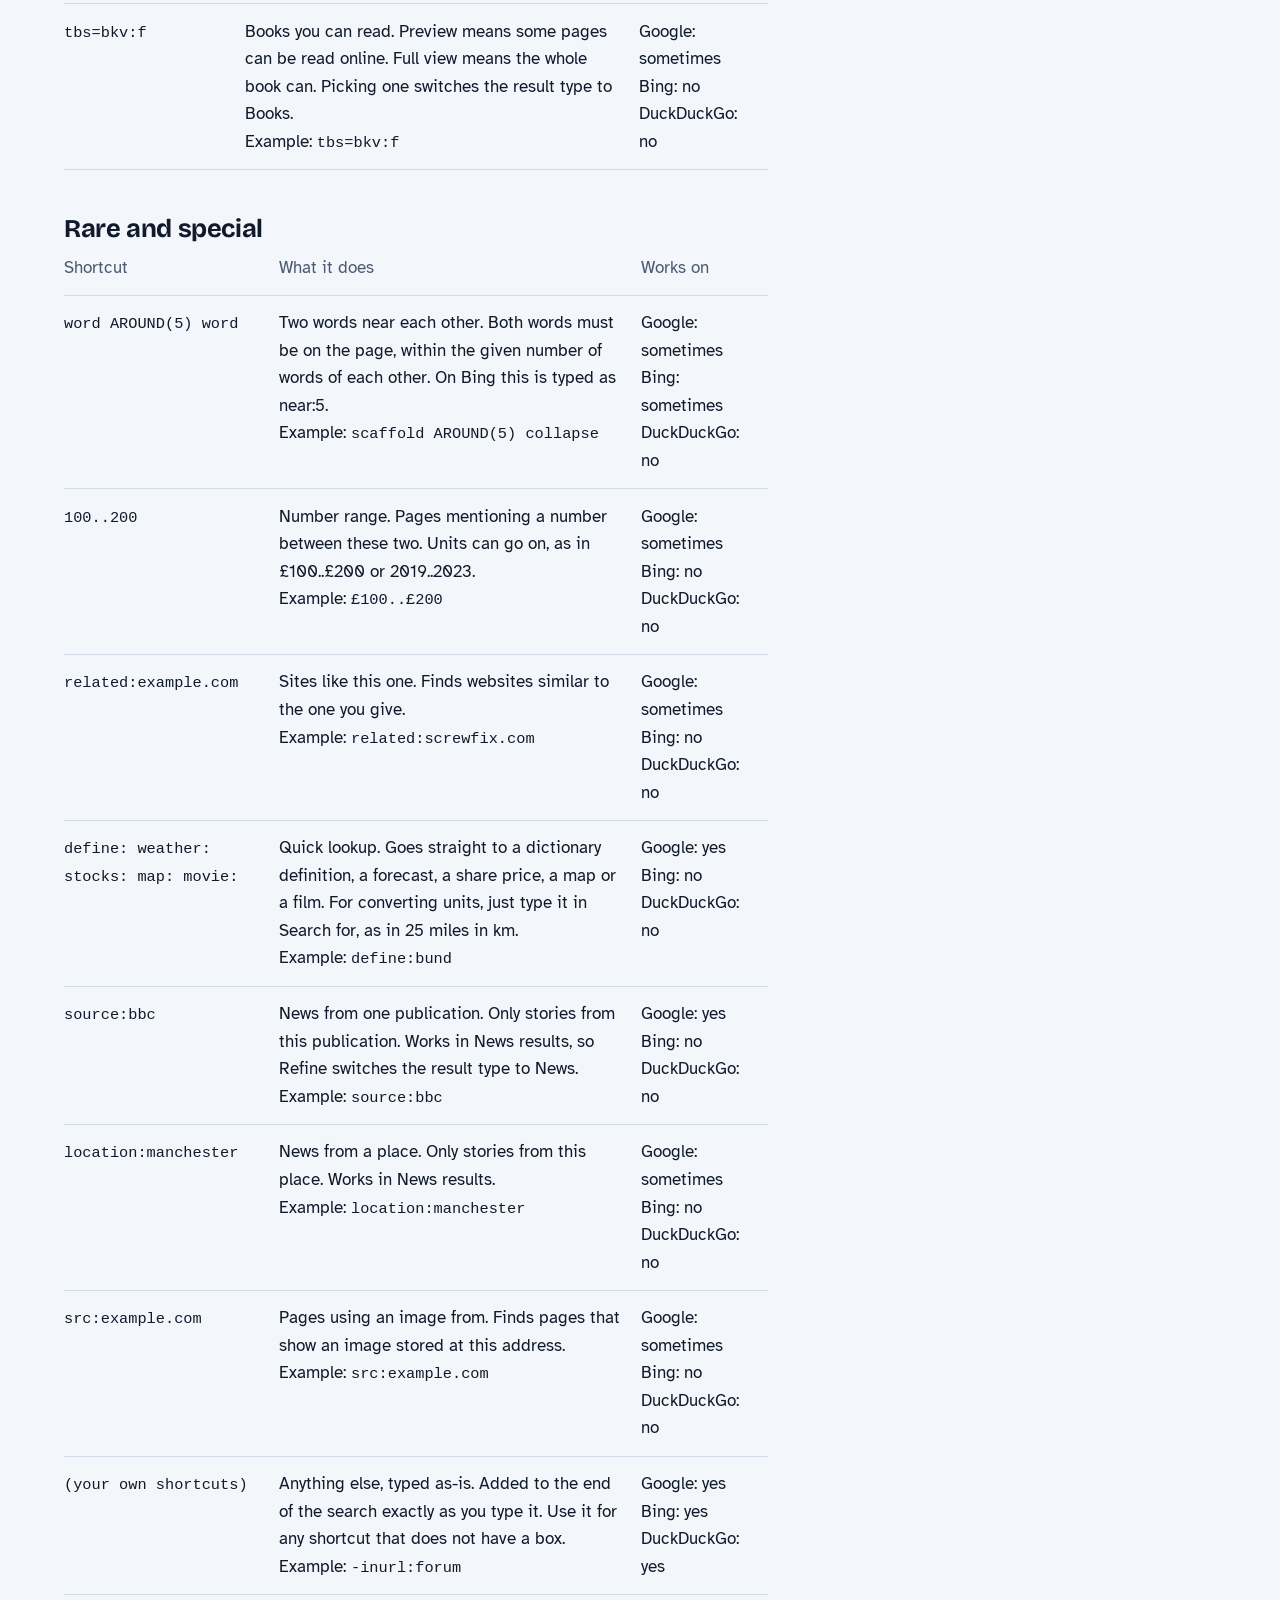
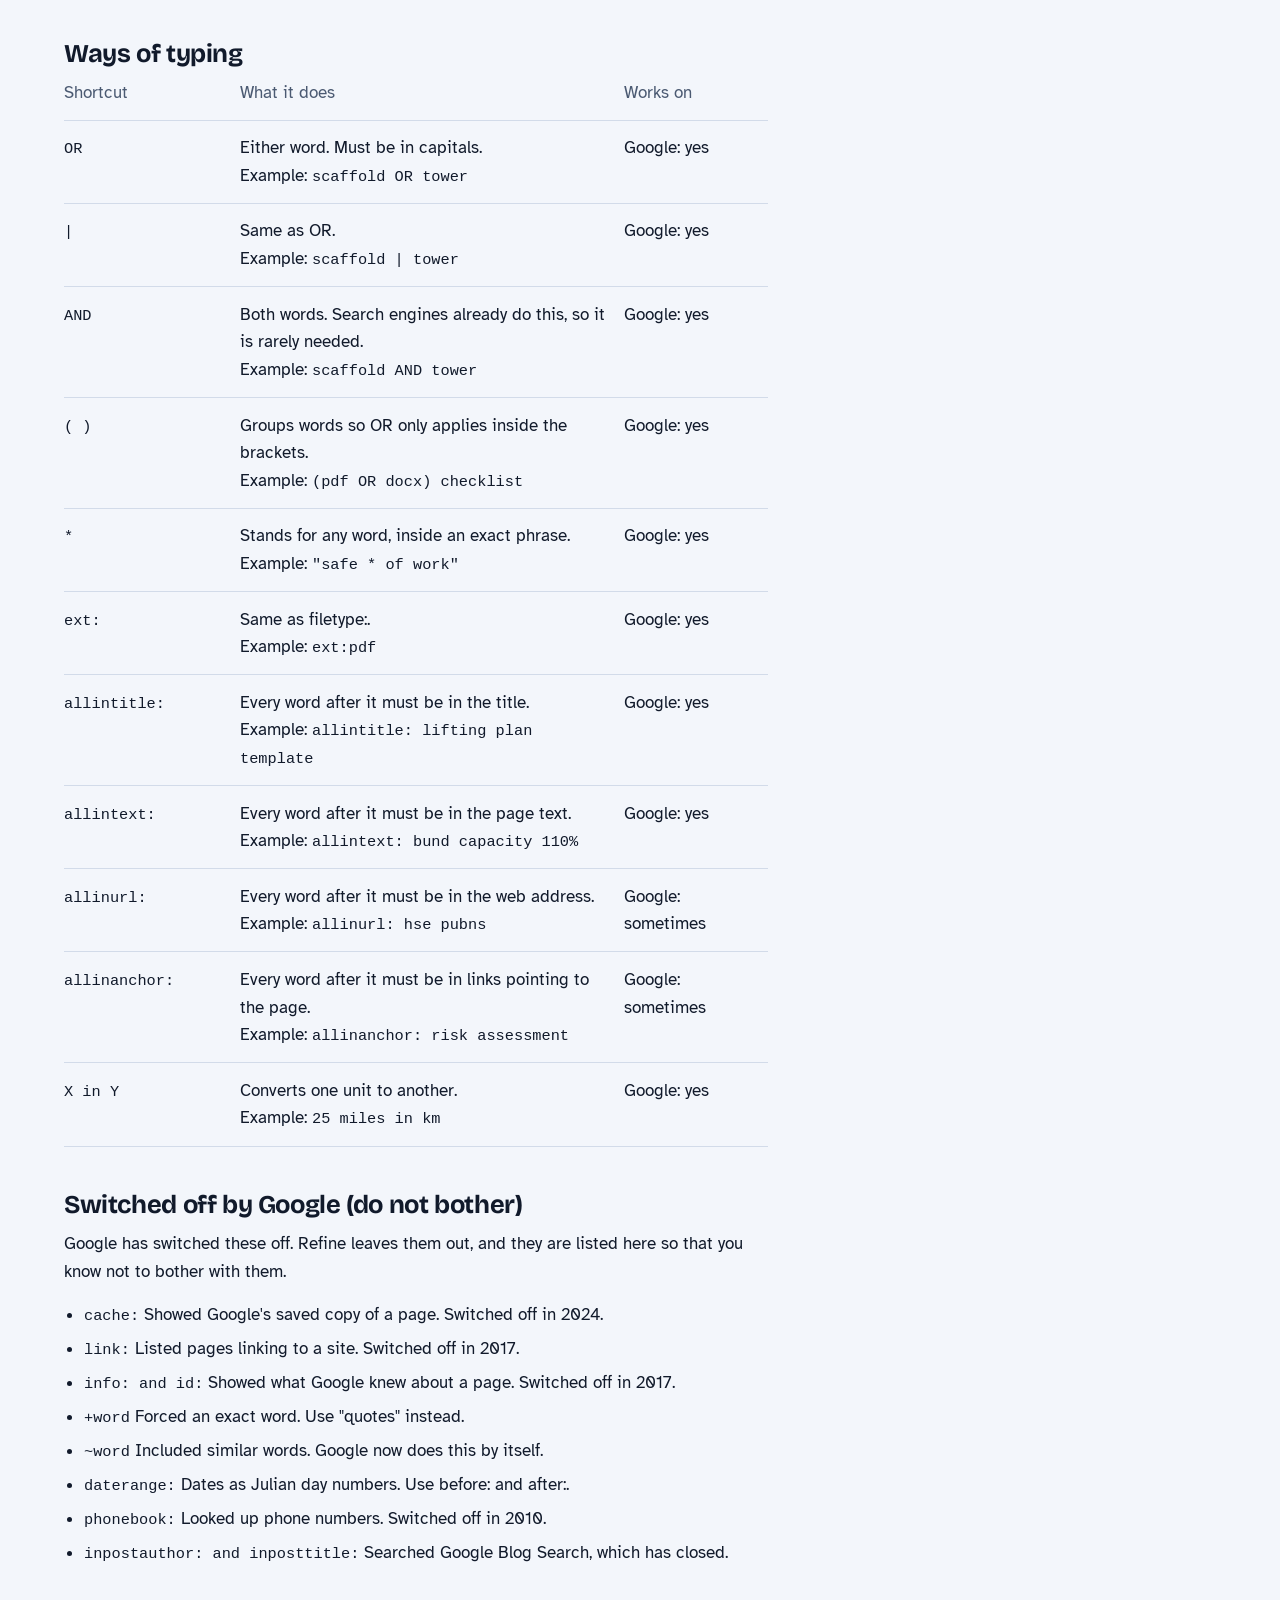
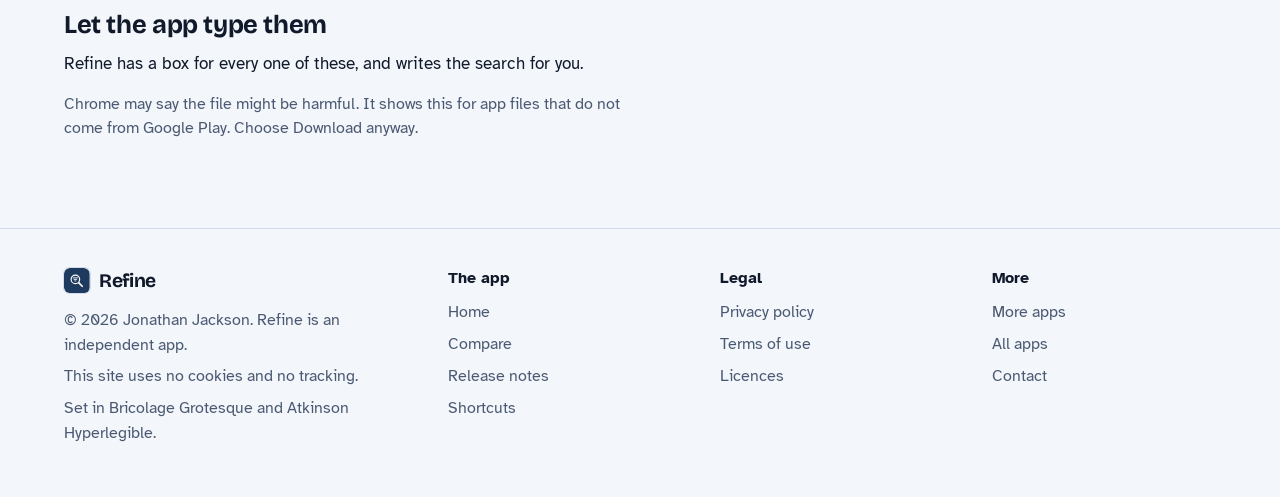
<file: shortcuts.html>
<!DOCTYPE html>
<html lang="en-GB">
<head>
<meta charset="utf-8">
<meta name="viewport" content="width=device-width, initial-scale=1">
<title>Every Google, Bing and DuckDuckGo search shortcut that still works</title>
<meta name="description" content="A plain-English list of search shortcuts and address filters for Google, Bing and DuckDuckGo: what each does, an example, and which engines understand it.">
<meta name="author" content="Jonathan Jackson">
<link rel="canonical" href="https://customgpter.github.io/refine/shortcuts.html">
<meta name="theme-color" content="#f3f6fb" media="(prefers-color-scheme: light)">
<meta name="theme-color" content="#0b111c" media="(prefers-color-scheme: dark)">
<meta property="og:type" content="website">
<meta property="og:site_name" content="Refine">
<meta property="og:title" content="Every Google, Bing and DuckDuckGo search shortcut that still works">
<meta property="og:description" content="A plain-English list of search shortcuts and address filters for Google, Bing and DuckDuckGo: what each does, an example, and which engines understand it.">
<meta property="og:url" content="https://customgpter.github.io/refine/shortcuts.html">
<meta property="og:image" content="https://customgpter.github.io/refine/assets/og.png">
<meta property="og:image:width" content="1200">
<meta property="og:image:height" content="630">
<meta property="og:image:alt" content="Refine&#x27;s search builder with a search for PDF and Word files from the past year">
<meta property="og:locale" content="en_GB">
<meta name="twitter:card" content="summary_large_image">
<link rel="icon" href="./assets/favicon.svg" type="image/svg+xml">
<link rel="apple-touch-icon" href="./assets/apple-touch-icon.png">
<link rel="preload" href="./assets/fonts/bricolage-grotesque-latin.woff2" as="font" type="font/woff2" crossorigin>
<link rel="preload" href="./assets/fonts/atkinson-hyperlegible-latin-400-normal.woff2" as="font" type="font/woff2" crossorigin>
<link rel="stylesheet" href="./assets/site.css?v=1">
<link rel="stylesheet" href="./assets/house.css?v=1">
<link rel="stylesheet" href="./assets/apps-list.css?v=1">
<script src="./assets/apps-list.js?v=1" defer></script>
</head>
<body>
<a class="skip" href="#main">Skip to content</a>
<header class="masthead">
<div class="wrap">
<a class="brand" href="./" aria-label="Refine home"><svg viewBox="0 0 108 108" aria-hidden="true"><rect width="108" height="108" rx="24" fill="#1f3a5f"/><circle cx="48" cy="48" r="18" fill="none" stroke="#fff" stroke-width="5"/><path d="M61.5 61.5 77 77" fill="none" stroke="#fff" stroke-width="7" stroke-linecap="round"/><path d="M39 41.5h18M42.5 48h11M46 54.5h4" fill="none" stroke="#fff" stroke-width="3.6" stroke-linecap="round"/></svg><span>Refine</span></a>
<nav aria-label="Main"><ul><li><a href="./#features">Features</a></li><li><a href="./compare.html">Compare</a></li><li><a href="./releases.html">Releases</a></li><li><a class="more-apps" href="./more-apps.html"><svg class="ico" viewBox="0 0 24 24" aria-hidden="true"><rect x="4" y="4" width="6.5" height="6.5" rx="1.6"/><rect x="13.5" y="4" width="6.5" height="6.5" rx="1.6"/><rect x="4" y="13.5" width="6.5" height="6.5" rx="1.6"/><rect x="13.5" y="13.5" width="6.5" height="6.5" rx="1.6"/></svg>More apps</a></li></ul></nav>
<a class="button small" href="https://github.com/CustomGPTer/refine/releases/latest/download/Refine.apk"><svg class="ico" viewBox="0 0 24 24" aria-hidden="true"><path d="M12 4v11"/><path d="M7 10.5l5 5 5-5"/><path d="M5 20h14"/></svg>Download</a>
</div>
</header>
<main id="main" class="doc">
<div class="wrap">
<div class="measure">
<h1>Every shortcut and filter</h1>
<p class="lede">This is the list Refine works from, as of version 1.0. “Sent in the link” filters cannot be typed in the search box: they live in the web address, which is why an app helps. Anything written with an equals sign, such as <code>tbs=li:1</code>, is one of these. “Sometimes” means the search engine has not switched the shortcut off, but it does not always do what it says.</p>
<nav class="contents" aria-label="On this page"><strong>On this page</strong><ul><li><a href="#g1">The everyday ones</a></li><li><a href="#g2">Where the words appear</a></li><li><a href="#g3">Type of result</a></li><li><a href="#g4">Language and region</a></li><li><a href="#g5">Fine tuning</a></li><li><a href="#g6">Images, videos and books</a></li><li><a href="#g7">Rare and special</a></li><li><a href="#g8">Ways of typing</a></li><li><a href="#retired">Switched off by Google (do not bother)</a></li></ul></nav>
<h2 id="g1">The everyday ones</h2>
<div class="scroll"><table><thead><tr><th scope="col">Shortcut</th><th scope="col">What it does</th><th scope="col">Works on</th></tr></thead><tbody>
<tr><th scope="row"><code>words</code></th><td>Search for. The subject you are looking for. Pages should mention all of these words.<br>Example: <code>confined space rescue plan</code></td><td>Google: yes<br>Bing: yes<br>DuckDuckGo: yes</td></tr>
<tr><th scope="row"><code>&quot;exact phrase&quot;</code></th><td>Exact phrase. The words must appear together, in this order. Put a * inside to stand for any missing word, as in &quot;safe * of work&quot;.<br>Example: <code>&quot;permit to work&quot;</code></td><td>Google: yes<br>Bing: yes<br>DuckDuckGo: yes</td></tr>
<tr><th scope="row"><code>(this OR that)</code></th><td>Any of these. A page only needs one of these. Good for words that mean the same thing.<br>Example: <code>(template OR form OR checklist)</code></td><td>Google: yes<br>Bing: yes<br>DuckDuckGo: sometimes</td></tr>
<tr><th scope="row"><code>-word</code></th><td>Leave out. Pages that mention any of these are dropped. Works with a single word or a phrase. DuckDuckGo shows fewer of these pages but may not remove them all.<br>Example: <code>-training -&quot;for sale&quot;</code></td><td>Google: yes<br>Bing: yes<br>DuckDuckGo: sometimes</td></tr>
<tr><th scope="row"><code>filetype:pdf</code></th><td>File type. Only files of this kind. Tick more than one and a result can be any of them. ext: does the same job. DuckDuckGo only knows PDF, Word, Excel, PowerPoint and web pages.<br>Example: <code>(filetype:docx OR filetype:pdf)</code></td><td>Google: yes<br>Bing: yes<br>DuckDuckGo: yes</td></tr>
<tr><th scope="row"><code>site:example.com</code></th><td>Only from these sites. Only results from this website. You can give a whole site, one part of it (hse.gov.uk/pubns) or an ending (.gov.uk). Tick a site group to use a saved list in one go.<br>Example: <code>site:hse.gov.uk</code></td><td>Google: yes<br>Bing: yes<br>DuckDuckGo: yes</td></tr>
<tr><th scope="row"><code>-site:example.com</code></th><td>Never from these sites. Results from these websites are dropped. Tick a site group to leave out a saved list in one go.<br>Example: <code>-site:pinterest.com</code></td><td>Google: yes<br>Bing: yes<br>DuckDuckGo: yes</td></tr>
<tr><th scope="row"><code>after:2024-01-01 before:2024-12-31</code></th><td>Date. Only pages from this period. Pick a quick button, or set a From and a To date. Either end can be left open. Search engines go by when they think a page was published, so this is good but not perfect. The quick buttons use the engine&#x27;s own date filter. Bing and DuckDuckGo have no typed date shortcut, so their date filter is sent in the link.<br>Example: <code>after:2024-01-01</code></td><td>Google: yes<br>Bing: sometimes<br>DuckDuckGo: yes</td></tr>
</tbody></table></div>
<h2 id="g2">Where the words appear</h2>
<div class="scroll"><table><thead><tr><th scope="col">Shortcut</th><th scope="col">What it does</th><th scope="col">Works on</th></tr></thead><tbody>
<tr><th scope="row"><code>allintitle: allintext: allinurl: allinanchor:</code></th><td>The search words must be in. Says where on the page your Search for words have to be. Title is the heading shown in the results. Page text is the body. Web address is the link itself. Refine writes this as intitle: before each word, which does the same and mixes safely with the other boxes.<br>Example: <code>allintitle: scaffold inspection checklist</code></td><td>Google: yes<br>Bing: yes<br>DuckDuckGo: yes</td></tr>
<tr><th scope="row"><code>intitle:word</code></th><td>Also in the title. This word must be in the page&#x27;s title, whatever else is on the page.<br>Example: <code>intitle:checklist</code></td><td>Google: yes<br>Bing: yes<br>DuckDuckGo: yes</td></tr>
<tr><th scope="row"><code>intext:word</code></th><td>Also in the page text. This word must be in the body of the page, not just in the title or in links pointing at it. Bing calls this inbody: and Refine swaps it for you.<br>Example: <code>intext:asbestos</code></td><td>Google: yes<br>Bing: yes<br>DuckDuckGo: no</td></tr>
<tr><th scope="row"><code>inurl:word</code></th><td>Also in the web address. This word must be in the page&#x27;s link. Handy for finding a section of a site, such as inurl:downloads.<br>Example: <code>inurl:downloads</code></td><td>Google: sometimes<br>Bing: no<br>DuckDuckGo: yes</td></tr>
<tr><th scope="row"><code>inanchor:word</code></th><td>In links pointing to the page. Other pages link to this one using this word as the clickable text.<br>Example: <code>inanchor:&quot;method statement&quot;</code></td><td>Google: sometimes<br>Bing: yes<br>DuckDuckGo: no</td></tr>
</tbody></table></div>
<h2 id="g3">Type of result</h2>
<div class="scroll"><table><thead><tr><th scope="col">Shortcut</th><th scope="col">What it does</th><th scope="col">Works on</th></tr></thead><tbody>
<tr><th scope="row"><code>udm= / tbm=</code></th><td>Show me. Which kind of results to open. Web links only gives the plain list of links with no AI summary. Scholar searches academic papers. Maps opens the map. This is sent in the link, not typed in the search box.<br>Example: <code>udm=14</code></td><td>Google: yes<br>Bing: yes<br>DuckDuckGo: yes</td></tr>
</tbody></table></div>
<h2 id="g4">Language and region</h2>
<div class="scroll"><table><thead><tr><th scope="col">Shortcut</th><th scope="col">What it does</th><th scope="col">Works on</th></tr></thead><tbody>
<tr><th scope="row"><code>lr=lang_en</code></th><td>Pages written in. Only pages written in this language. On Bing this is typed as language:fr.<br>Example: <code>lr=lang_fr</code></td><td>Google: yes<br>Bing: sometimes<br>DuckDuckGo: no</td></tr>
<tr><th scope="row"><code>cr=countryUK</code></th><td>Pages from. Only pages that come from this country. On Bing this is typed as loc:GB.<br>Example: <code>cr=countryUK</code></td><td>Google: yes<br>Bing: sometimes<br>DuckDuckGo: no</td></tr>
<tr><th scope="row"><code>gl=uk</code></th><td>Search as if I am in. Ranks results as though you were searching from this country. Use it to see what people there would see. Bing uses cc= and DuckDuckGo uses kl=.<br>Example: <code>gl=us</code></td><td>Google: yes<br>Bing: yes<br>DuckDuckGo: yes</td></tr>
<tr><th scope="row"><code>hl=en</code></th><td>Show the results page in. The language of the search engine&#x27;s own buttons and labels. It does not change which pages are found. Bing uses setlang=.<br>Example: <code>hl=en-GB</code></td><td>Google: yes<br>Bing: yes<br>DuckDuckGo: no</td></tr>
</tbody></table></div>
<h2 id="g5">Fine tuning</h2>
<div class="scroll"><table><thead><tr><th scope="col">Shortcut</th><th scope="col">What it does</th><th scope="col">Works on</th></tr></thead><tbody>
<tr><th scope="row"><code>tbs=li:1</code></th><td>Exactly what I typed (Verbatim). Stops Google swapping your words for ones it thinks you meant, or adding similar words. Best for part numbers, codes and names.<br>Example: <code>tbs=li:1</code></td><td>Google: yes<br>Bing: no<br>DuckDuckGo: no</td></tr>
<tr><th scope="row"><code>nfpr=1</code></th><td>Do not correct my spelling. Searches for what you typed even if Google thinks it is a spelling mistake.<br>Example: <code>nfpr=1</code></td><td>Google: yes<br>Bing: no<br>DuckDuckGo: no</td></tr>
<tr><th scope="row"><code>tbs=sbd:1</code></th><td>Newest first. Sorts by date, newest at the top, where the kind of result allows it. Works best with a date filter or in News.<br>Example: <code>tbs=sbd:1</code></td><td>Google: sometimes<br>Bing: no<br>DuckDuckGo: no</td></tr>
<tr><th scope="row"><code>filter=0</code></th><td>Include near-duplicate pages. Google hides pages that look much the same as ones already shown. This shows them all.<br>Example: <code>filter=0</code></td><td>Google: yes<br>Bing: no<br>DuckDuckGo: no</td></tr>
<tr><th scope="row"><code>pws=0</code></th><td>Do not tailor results to me. Asks Google not to shape the results around your past searches.<br>Example: <code>pws=0</code></td><td>Google: sometimes<br>Bing: no<br>DuckDuckGo: no</td></tr>
<tr><th scope="row"><code>safe=active</code></th><td>SafeSearch. Hides or shows explicit results. Leave on As set to use whatever your account already has. Bing uses adlt= and DuckDuckGo uses kp=.<br>Example: <code>safe=active</code></td><td>Google: yes<br>Bing: yes<br>DuckDuckGo: yes</td></tr>
</tbody></table></div>
<h2 id="g6">Images, videos and books</h2>
<div class="scroll"><table><thead><tr><th scope="col">Shortcut</th><th scope="col">What it does</th><th scope="col">Works on</th></tr></thead><tbody>
<tr><th scope="row"><code>tbs=isz:l</code></th><td>Image size. Only images of this size. Picking one switches the result type to Images.<br>Example: <code>tbs=isz:l</code></td><td>Google: yes<br>Bing: no<br>DuckDuckGo: no</td></tr>
<tr><th scope="row"><code>tbs=ic:gray</code></th><td>Image colour. Colour, black and white, or see-through background.<br>Example: <code>tbs=ic:trans</code></td><td>Google: yes<br>Bing: no<br>DuckDuckGo: no</td></tr>
<tr><th scope="row"><code>tbs=itp:photo</code></th><td>Image kind. Photos, drawings, clip art, faces or moving images.<br>Example: <code>tbs=itp:lineart</code></td><td>Google: yes<br>Bing: no<br>DuckDuckGo: no</td></tr>
<tr><th scope="row"><code>tbs=iar:w</code></th><td>Image shape. Tall, square, wide or panoramic.<br>Example: <code>tbs=iar:w</code></td><td>Google: sometimes<br>Bing: no<br>DuckDuckGo: no</td></tr>
<tr><th scope="row"><code>tbs=sur:cl</code></th><td>Image usage rights. Creative Commons means free to reuse under that licence&#x27;s terms. Always check the licence on the image&#x27;s own page.<br>Example: <code>tbs=sur:cl</code></td><td>Google: yes<br>Bing: no<br>DuckDuckGo: no</td></tr>
<tr><th scope="row"><code>imagesize:1920x1080</code></th><td>Exact image size in pixels. Only images that are exactly this many pixels wide and high.<br>Example: <code>imagesize:1920x1080</code></td><td>Google: yes<br>Bing: no<br>DuckDuckGo: no</td></tr>
<tr><th scope="row"><code>tbs=dur:s</code></th><td>Video length. Short is under 4 minutes, long is over 20. Picking one switches the result type to Videos.<br>Example: <code>tbs=dur:l</code></td><td>Google: sometimes<br>Bing: no<br>DuckDuckGo: no</td></tr>
<tr><th scope="row"><code>tbs=bkv:f</code></th><td>Books you can read. Preview means some pages can be read online. Full view means the whole book can. Picking one switches the result type to Books.<br>Example: <code>tbs=bkv:f</code></td><td>Google: sometimes<br>Bing: no<br>DuckDuckGo: no</td></tr>
</tbody></table></div>
<h2 id="g7">Rare and special</h2>
<div class="scroll"><table><thead><tr><th scope="col">Shortcut</th><th scope="col">What it does</th><th scope="col">Works on</th></tr></thead><tbody>
<tr><th scope="row"><code>word AROUND(5) word</code></th><td>Two words near each other. Both words must be on the page, within the given number of words of each other. On Bing this is typed as near:5.<br>Example: <code>scaffold AROUND(5) collapse</code></td><td>Google: sometimes<br>Bing: sometimes<br>DuckDuckGo: no</td></tr>
<tr><th scope="row"><code>100..200</code></th><td>Number range. Pages mentioning a number between these two. Units can go on, as in £100..£200 or 2019..2023.<br>Example: <code>£100..£200</code></td><td>Google: sometimes<br>Bing: no<br>DuckDuckGo: no</td></tr>
<tr><th scope="row"><code>related:example.com</code></th><td>Sites like this one. Finds websites similar to the one you give.<br>Example: <code>related:screwfix.com</code></td><td>Google: sometimes<br>Bing: no<br>DuckDuckGo: no</td></tr>
<tr><th scope="row"><code>define: weather: stocks: map: movie:</code></th><td>Quick lookup. Goes straight to a dictionary definition, a forecast, a share price, a map or a film. For converting units, just type it in Search for, as in 25 miles in km.<br>Example: <code>define:bund</code></td><td>Google: yes<br>Bing: no<br>DuckDuckGo: no</td></tr>
<tr><th scope="row"><code>source:bbc</code></th><td>News from one publication. Only stories from this publication. Works in News results, so Refine switches the result type to News.<br>Example: <code>source:bbc</code></td><td>Google: yes<br>Bing: no<br>DuckDuckGo: no</td></tr>
<tr><th scope="row"><code>location:manchester</code></th><td>News from a place. Only stories from this place. Works in News results.<br>Example: <code>location:manchester</code></td><td>Google: sometimes<br>Bing: no<br>DuckDuckGo: no</td></tr>
<tr><th scope="row"><code>src:example.com</code></th><td>Pages using an image from. Finds pages that show an image stored at this address.<br>Example: <code>src:example.com</code></td><td>Google: sometimes<br>Bing: no<br>DuckDuckGo: no</td></tr>
<tr><th scope="row"><code>(your own shortcuts)</code></th><td>Anything else, typed as-is. Added to the end of the search exactly as you type it. Use it for any shortcut that does not have a box.<br>Example: <code>-inurl:forum</code></td><td>Google: yes<br>Bing: yes<br>DuckDuckGo: yes</td></tr>
</tbody></table></div>
<h2 id="g8">Ways of typing</h2>
<div class="scroll"><table><thead><tr><th scope="col">Shortcut</th><th scope="col">What it does</th><th scope="col">Works on</th></tr></thead><tbody>
<tr><th scope="row"><code>OR</code></th><td>Either word. Must be in capitals.<br>Example: <code>scaffold OR tower</code></td><td>Google: yes</td></tr>
<tr><th scope="row"><code>|</code></th><td>Same as OR.<br>Example: <code>scaffold | tower</code></td><td>Google: yes</td></tr>
<tr><th scope="row"><code>AND</code></th><td>Both words. Search engines already do this, so it is rarely needed.<br>Example: <code>scaffold AND tower</code></td><td>Google: yes</td></tr>
<tr><th scope="row"><code>( )</code></th><td>Groups words so OR only applies inside the brackets.<br>Example: <code>(pdf OR docx) checklist</code></td><td>Google: yes</td></tr>
<tr><th scope="row"><code>*</code></th><td>Stands for any word, inside an exact phrase.<br>Example: <code>&quot;safe * of work&quot;</code></td><td>Google: yes</td></tr>
<tr><th scope="row"><code>ext:</code></th><td>Same as filetype:.<br>Example: <code>ext:pdf</code></td><td>Google: yes</td></tr>
<tr><th scope="row"><code>allintitle:</code></th><td>Every word after it must be in the title.<br>Example: <code>allintitle: lifting plan template</code></td><td>Google: yes</td></tr>
<tr><th scope="row"><code>allintext:</code></th><td>Every word after it must be in the page text.<br>Example: <code>allintext: bund capacity 110%</code></td><td>Google: yes</td></tr>
<tr><th scope="row"><code>allinurl:</code></th><td>Every word after it must be in the web address.<br>Example: <code>allinurl: hse pubns</code></td><td>Google: sometimes</td></tr>
<tr><th scope="row"><code>allinanchor:</code></th><td>Every word after it must be in links pointing to the page.<br>Example: <code>allinanchor: risk assessment</code></td><td>Google: sometimes</td></tr>
<tr><th scope="row"><code>X in Y</code></th><td>Converts one unit to another.<br>Example: <code>25 miles in km</code></td><td>Google: yes</td></tr>
</tbody></table></div>
<h2 id="retired">Switched off by Google (do not bother)</h2>
<p>Google has switched these off. Refine leaves them out, and they are listed here so that you know not to bother with them.</p><ul><li><code>cache:</code> Showed Google&#x27;s saved copy of a page. Switched off in 2024.</li><li><code>link:</code> Listed pages linking to a site. Switched off in 2017.</li><li><code>info: and id:</code> Showed what Google knew about a page. Switched off in 2017.</li><li><code>+word</code> Forced an exact word. Use &quot;quotes&quot; instead.</li><li><code>~word</code> Included similar words. Google now does this by itself.</li><li><code>daterange:</code> Dates as Julian day numbers. Use before: and after:.</li><li><code>phonebook:</code> Looked up phone numbers. Switched off in 2010.</li><li><code>inpostauthor: and inposttitle:</code> Searched Google Blog Search, which has closed.</li></ul>
<h2 id="get">Let the app type them</h2><p>Refine has a box for every one of these, and writes the search for you.</p><p class="facts">Chrome may say the file might be harmful. It shows this for app files that do not come from Google Play. Choose Download anyway.</p>
</div>
</div>
</main>
<footer class="colophon">
<div class="wrap">
<div>
<a class="brand" href="./" aria-label="Refine home"><svg viewBox="0 0 108 108" aria-hidden="true"><rect width="108" height="108" rx="24" fill="#1f3a5f"/><circle cx="48" cy="48" r="18" fill="none" stroke="#fff" stroke-width="5"/><path d="M61.5 61.5 77 77" fill="none" stroke="#fff" stroke-width="7" stroke-linecap="round"/><path d="M39 41.5h18M42.5 48h11M46 54.5h4" fill="none" stroke="#fff" stroke-width="3.6" stroke-linecap="round"/></svg><span>Refine</span></a>
<p>&copy; 2026 Jonathan Jackson. Refine is an independent app.</p>
<p>This site uses no cookies and no tracking.</p>
<p>Set in Bricolage Grotesque and Atkinson Hyperlegible.</p>
</div>
<nav aria-label="The app"><h2>The app</h2><ul>
<li><a href="./">Home</a></li>
<li><a href="./compare.html">Compare</a></li>
<li><a href="./releases.html">Release notes</a></li>
<li><a href="./shortcuts.html">Shortcuts</a></li>
</ul></nav>
<nav aria-label="Legal"><h2>Legal</h2><ul>
<li><a href="./privacy.html">Privacy policy</a></li>
<li><a href="./terms.html">Terms of use</a></li>
<li><a href="./licences.html">Licences</a></li>
</ul></nav>
<nav aria-label="More"><h2>More</h2><ul>
<li><a href="./more-apps.html">More apps</a></li>
<li><a href="https://customgpter.github.io/">All apps</a></li>
<li><a href="https://github.com/CustomGPTer/refine/issues">Contact</a></li>
</ul></nav>
</div>
</footer>
</body>
</html>
</file>
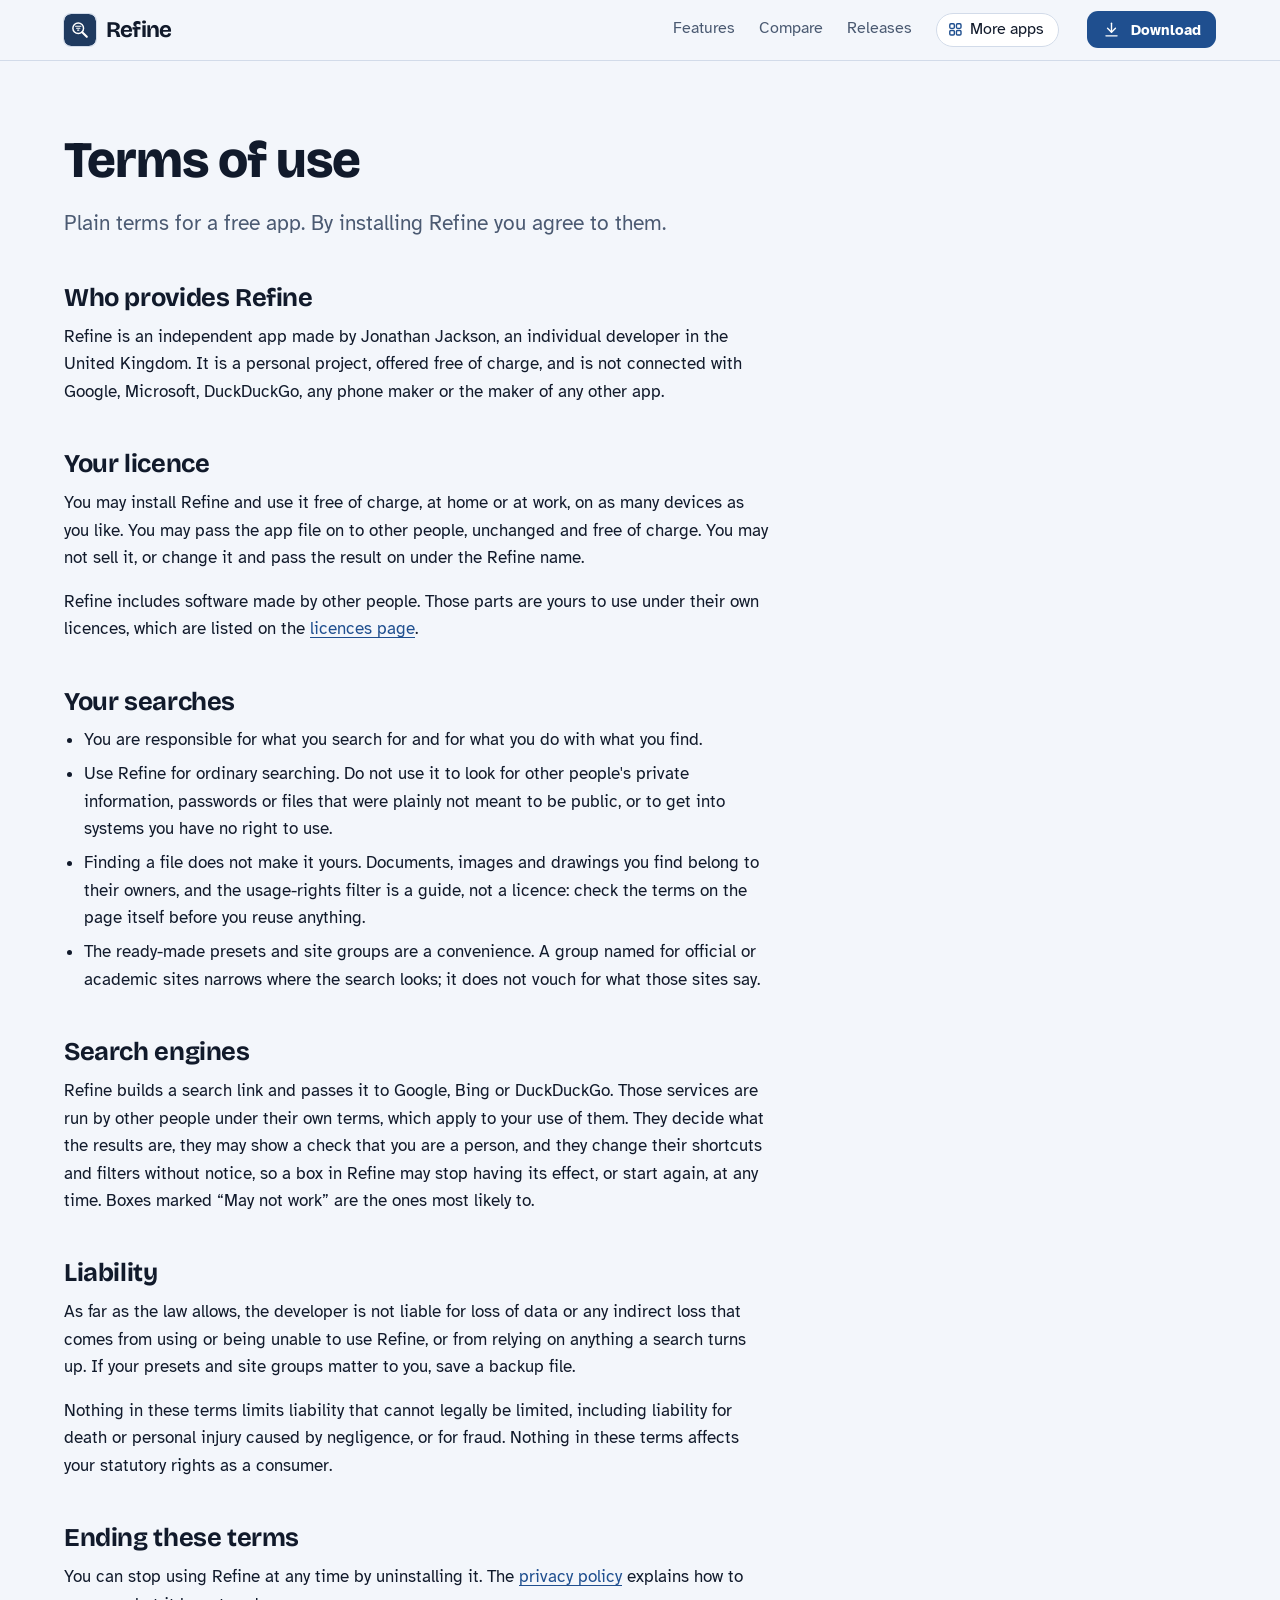
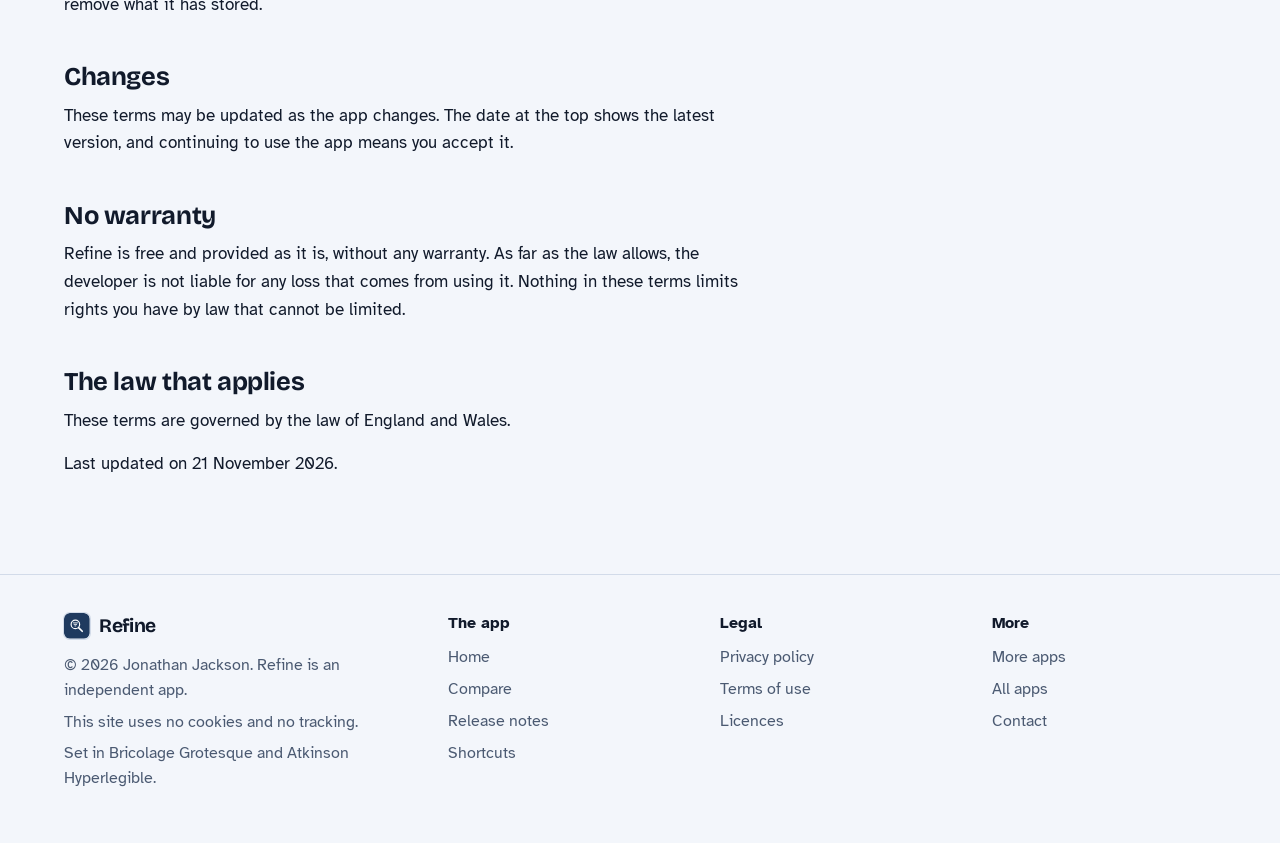
<file: terms.html>
<!DOCTYPE html>
<html lang="en-GB">
<head>
<meta charset="utf-8">
<meta name="viewport" content="width=device-width, initial-scale=1">
<title>Refine terms of use</title>
<meta name="description" content="The terms for using Refine.">
<meta name="author" content="Jonathan Jackson">
<link rel="canonical" href="https://customgpter.github.io/refine/terms.html">
<meta name="theme-color" content="#f3f6fb" media="(prefers-color-scheme: light)">
<meta name="theme-color" content="#0b111c" media="(prefers-color-scheme: dark)">
<meta property="og:type" content="website">
<meta property="og:site_name" content="Refine">
<meta property="og:title" content="Refine terms of use">
<meta property="og:description" content="The terms for using Refine.">
<meta property="og:url" content="https://customgpter.github.io/refine/terms.html">
<meta property="og:image" content="https://customgpter.github.io/refine/assets/og.png">
<meta property="og:image:width" content="1200">
<meta property="og:image:height" content="630">
<meta property="og:image:alt" content="Refine&#x27;s search builder with a search for PDF and Word files from the past year">
<meta property="og:locale" content="en_GB">
<meta name="twitter:card" content="summary_large_image">
<link rel="icon" href="./assets/favicon.svg" type="image/svg+xml">
<link rel="apple-touch-icon" href="./assets/apple-touch-icon.png">
<link rel="preload" href="./assets/fonts/bricolage-grotesque-latin.woff2" as="font" type="font/woff2" crossorigin>
<link rel="preload" href="./assets/fonts/atkinson-hyperlegible-latin-400-normal.woff2" as="font" type="font/woff2" crossorigin>
<link rel="stylesheet" href="./assets/site.css?v=1">
<link rel="stylesheet" href="./assets/house.css?v=1">
<link rel="stylesheet" href="./assets/apps-list.css?v=1">
<script src="./assets/apps-list.js?v=1" defer></script>
</head>
<body>
<a class="skip" href="#main">Skip to content</a>
<header class="masthead">
<div class="wrap">
<a class="brand" href="./" aria-label="Refine home"><svg viewBox="0 0 108 108" aria-hidden="true"><rect width="108" height="108" rx="24" fill="#1f3a5f"/><circle cx="48" cy="48" r="18" fill="none" stroke="#fff" stroke-width="5"/><path d="M61.5 61.5 77 77" fill="none" stroke="#fff" stroke-width="7" stroke-linecap="round"/><path d="M39 41.5h18M42.5 48h11M46 54.5h4" fill="none" stroke="#fff" stroke-width="3.6" stroke-linecap="round"/></svg><span>Refine</span></a>
<nav aria-label="Main"><ul><li><a href="./#features">Features</a></li><li><a href="./compare.html">Compare</a></li><li><a href="./releases.html">Releases</a></li><li><a class="more-apps" href="./more-apps.html"><svg class="ico" viewBox="0 0 24 24" aria-hidden="true"><rect x="4" y="4" width="6.5" height="6.5" rx="1.6"/><rect x="13.5" y="4" width="6.5" height="6.5" rx="1.6"/><rect x="4" y="13.5" width="6.5" height="6.5" rx="1.6"/><rect x="13.5" y="13.5" width="6.5" height="6.5" rx="1.6"/></svg>More apps</a></li></ul></nav>
<a class="button small" href="https://github.com/CustomGPTer/refine/releases/latest/download/Refine.apk"><svg class="ico" viewBox="0 0 24 24" aria-hidden="true"><path d="M12 4v11"/><path d="M7 10.5l5 5 5-5"/><path d="M5 20h14"/></svg>Download</a>
</div>
</header>
<main id="main" class="doc">
<div class="wrap">
<div class="measure">
<h1>Terms of use</h1>
<p class="lede">Plain terms for a free app. By installing Refine you agree to them.</p>
<h2 id="who">Who provides Refine</h2><p>Refine is an independent app made by Jonathan Jackson, an individual developer in the United Kingdom. It is a personal project, offered free of charge, and is not connected with Google, Microsoft, DuckDuckGo, any phone maker or the maker of any other app.</p><h2 id="licence">Your licence</h2><p>You may install Refine and use it free of charge, at home or at work, on as many devices as you like. You may pass the app file on to other people, unchanged and free of charge. You may not sell it, or change it and pass the result on under the Refine name.</p>
<p>Refine includes software made by other people. Those parts are yours to use under their own licences, which are listed on the <a href="licences.html">licences page</a>.</p><h2 id="searching">Your searches</h2><ul>
<li>You are responsible for what you search for and for what you do with what you find.</li>
<li>Use Refine for ordinary searching. Do not use it to look for other people's private information, passwords or files that were plainly not meant to be public, or to get into systems you have no right to use.</li>
<li>Finding a file does not make it yours. Documents, images and drawings you find belong to their owners, and the usage-rights filter is a guide, not a licence: check the terms on the page itself before you reuse anything.</li>
<li>The ready-made presets and site groups are a convenience. A group named for official or academic sites narrows where the search looks; it does not vouch for what those sites say.</li>
</ul><h2 id="others">Search engines</h2><p>Refine builds a search link and passes it to Google, Bing or DuckDuckGo. Those services are run by other people under their own terms, which apply to your use of them. They decide what the results are, they may show a check that you are a person, and they change their shortcuts and filters without notice, so a box in Refine may stop having its effect, or start again, at any time. Boxes marked “May not work” are the ones most likely to.</p><h2 id="liability">Liability</h2><p>As far as the law allows, the developer is not liable for loss of data or any indirect loss that comes from using or being unable to use Refine, or from relying on anything a search turns up. If your presets and site groups matter to you, save a backup file.</p>
<p>Nothing in these terms limits liability that cannot legally be limited, including liability for death or personal injury caused by negligence, or for fraud. Nothing in these terms affects your statutory rights as a consumer.</p><h2 id="ending">Ending these terms</h2><p>You can stop using Refine at any time by uninstalling it. The <a href="privacy.html#deleting">privacy policy</a> explains how to remove what it has stored.</p><h2 id="changes">Changes</h2><p>These terms may be updated as the app changes. The date at the top shows the latest version, and continuing to use the app means you accept it.</p>
<h2 id="no-warranty">No warranty</h2>
<p>Refine is free and provided as it is, without any warranty. As far as the law allows, the developer is not liable for any loss that comes from using it. Nothing in these terms limits rights you have by law that cannot be limited.</p>
<h2 id="governing">The law that applies</h2>
<p>These terms are governed by the law of England and Wales.</p>
<p>Last updated on 21 November 2026.</p>
</div>
</div>
</main>
<footer class="colophon">
<div class="wrap">
<div>
<a class="brand" href="./" aria-label="Refine home"><svg viewBox="0 0 108 108" aria-hidden="true"><rect width="108" height="108" rx="24" fill="#1f3a5f"/><circle cx="48" cy="48" r="18" fill="none" stroke="#fff" stroke-width="5"/><path d="M61.5 61.5 77 77" fill="none" stroke="#fff" stroke-width="7" stroke-linecap="round"/><path d="M39 41.5h18M42.5 48h11M46 54.5h4" fill="none" stroke="#fff" stroke-width="3.6" stroke-linecap="round"/></svg><span>Refine</span></a>
<p>&copy; 2026 Jonathan Jackson. Refine is an independent app.</p>
<p>This site uses no cookies and no tracking.</p>
<p>Set in Bricolage Grotesque and Atkinson Hyperlegible.</p>
</div>
<nav aria-label="The app"><h2>The app</h2><ul>
<li><a href="./">Home</a></li>
<li><a href="./compare.html">Compare</a></li>
<li><a href="./releases.html">Release notes</a></li>
<li><a href="./shortcuts.html">Shortcuts</a></li>
</ul></nav>
<nav aria-label="Legal"><h2>Legal</h2><ul>
<li><a href="./privacy.html">Privacy policy</a></li>
<li><a href="./terms.html">Terms of use</a></li>
<li><a href="./licences.html">Licences</a></li>
</ul></nav>
<nav aria-label="More"><h2>More</h2><ul>
<li><a href="./more-apps.html">More apps</a></li>
<li><a href="https://customgpter.github.io/">All apps</a></li>
<li><a href="https://github.com/CustomGPTer/refine/issues">Contact</a></li>
</ul></nav>
</div>
</footer>
</body>
</html>
</file>
<file: assets/site.css>
@font-face{font-family:"Bricolage Grotesque";src:url("fonts/bricolage-grotesque-latin.woff2") format("woff2");font-weight:200 800;font-style:normal;font-display:swap}
@font-face{font-family:"Atkinson Hyperlegible";src:url("fonts/atkinson-hyperlegible-latin-400-normal.woff2") format("woff2");font-weight:400;font-style:normal;font-display:swap}
@font-face{font-family:"Atkinson Hyperlegible";src:url("fonts/atkinson-hyperlegible-latin-700-normal.woff2") format("woff2");font-weight:700;font-style:normal;font-display:swap}

/* Daylight page, night-time camera. The lamp colour is kept for the one thing to press and for what the camera has seen. */
:root{
  --page:#f2f5f9; --panel:#ffffff; --raised:#e8edf3; --ink:#0d1a2b; --soft:#465468; --rule:#d2dae4;
  --accent:#0a6a55; --accent-ink:#ffffff; --warn:#8a5200; --rec:#d3302f;
  --lamp:#ffb347; --lamp-ink:#231400; --lamp-text:#8a5200;
  --night:#09111e; --night-2:#111d30; --night-3:#1a2a43; --night-ink:#eaf0f8; --night-soft:#9fb0c7; --night-rule:#24364f; --iris:#55d6ab;
  --display:"Bricolage Grotesque","Atkinson Hyperlegible",system-ui,sans-serif;
  --sans:"Atkinson Hyperlegible",system-ui,-apple-system,"Segoe UI",Roboto,sans-serif;
  --mono:ui-monospace,SFMono-Regular,Menlo,Consolas,"Liberation Mono",monospace;
  color-scheme:light dark;
}
@media (prefers-color-scheme:dark){
  :root{--page:#0a111b; --panel:#111a27; --raised:#182434; --ink:#e9eef5; --soft:#a0aec0; --rule:#243247;
    --accent:#55d6ab; --accent-ink:#00281d; --warn:#ffb347; --rec:#ff6163; --lamp-text:#ffb347}
}

*,*::before,*::after{box-sizing:border-box}
html{-webkit-text-size-adjust:100%;scroll-behavior:smooth;scroll-padding-top:5.5rem}
@media (prefers-reduced-motion:reduce){html{scroll-behavior:auto}}
body{margin:0;background:var(--page);color:var(--ink);font:400 1.0625rem/1.62 var(--sans);text-rendering:optimizeLegibility;-webkit-font-smoothing:antialiased}
img,svg{max-width:100%;display:block}
a{color:var(--accent);text-decoration-thickness:.07em;text-underline-offset:.2em}
a:hover{text-decoration-thickness:.13em}
:focus-visible{outline:3px solid var(--lamp);outline-offset:3px;border-radius:6px}
code{font:.9em/1 var(--mono);overflow-wrap:anywhere}
h1,h2,h3{font-family:var(--display);font-weight:700;letter-spacing:-.015em;line-height:1.08;margin:0;text-wrap:balance}
p{margin:0 0 1rem}
.skip{position:absolute;left:-999px;top:0;background:var(--ink);color:var(--page);padding:.6rem 1rem;z-index:30;border-radius:0 0 8px 0}
.skip:focus{left:0}
.sr{position:absolute;width:1px;height:1px;overflow:hidden;clip-path:inset(50%);white-space:nowrap}
.wrap{width:min(72rem,100% - 2.5rem);margin-inline:auto}
.measure{max-width:44rem}
.ico{width:1.25em;height:1.25em;flex:none;fill:none;stroke:currentColor;stroke-width:1.75;stroke-linecap:round;stroke-linejoin:round}

/* ---------- masthead */
.masthead{position:sticky;top:0;z-index:20;background:color-mix(in srgb,var(--page) 88%,transparent);-webkit-backdrop-filter:blur(14px) saturate(1.3);backdrop-filter:blur(14px) saturate(1.3);border-bottom:1px solid var(--rule)}
.masthead .wrap{display:flex;flex-wrap:wrap;align-items:center;gap:.35rem 1.75rem;padding-block:.7rem}
.brand{display:inline-flex;align-items:center;gap:.6rem;font:700 1.4rem/1 var(--display);letter-spacing:-.03em;color:var(--ink);text-decoration:none;margin-right:auto}
.brand svg{width:2rem;height:2rem;flex:none;border-radius:.5rem;box-shadow:0 0 0 1px var(--rule)}
.masthead nav ul{display:flex;flex-wrap:wrap;align-items:center;gap:.15rem 1.5rem;list-style:none;margin:0;padding:0;font-size:1rem;line-height:1.3}
.masthead nav a{display:inline-flex;align-items:center;gap:.4rem;color:var(--soft);text-decoration:none;padding-block:.45rem;border-bottom:2px solid transparent}
.masthead nav a:hover{color:var(--ink)}
.masthead nav a[aria-current="page"]{color:var(--ink);border-bottom-color:var(--lamp)}
.masthead nav a.more-apps{color:var(--ink);border:1px solid var(--rule);border-radius:999px;padding:.34rem .85rem .34rem .65rem;background:var(--panel)}
.masthead nav a.more-apps .ico{width:1.05em;height:1.05em;color:var(--accent);stroke-width:2}
.masthead nav a.more-apps:hover,.masthead nav a.more-apps[aria-current="page"]{border-color:var(--accent)}
.button{display:inline-flex;align-items:center;gap:.6rem;background:var(--lamp);color:var(--lamp-ink);font:700 1.08rem/1.2 var(--sans);text-decoration:none;padding:.95rem 1.5rem;border-radius:14px;box-shadow:0 1px 0 rgba(255,255,255,.45) inset,0 12px 24px -14px rgba(138,82,0,.9)}
.button:hover{background:#ffc56e}
.button:active{transform:translateY(1px)}
.button.small{font-size:.95rem;padding:.55rem .95rem;border-radius:11px;box-shadow:none}
.button.quiet{background:none;box-shadow:none;border:1px solid var(--rule);color:var(--ink)}
.button.quiet:hover{border-color:var(--ink);background:none}
@media (max-width:52rem){
  .masthead nav{order:3;flex:1 0 100%}
  .masthead nav ul{gap:.1rem .85rem;font-size:.95rem}
  .masthead nav .wide{display:none}
}
@media (max-width:24rem){.masthead nav a.more-apps .ico{display:none}.masthead nav a.more-apps{padding-inline:.7rem}}

/* ---------- hero */
.hero{padding-block:clamp(2.2rem,6vw,4.75rem) clamp(2.5rem,6vw,4.5rem);overflow:hidden}
.hero-grid{display:grid;gap:clamp(2.25rem,5vw,4rem);align-items:center}
@media (min-width:62rem){.hero-grid{grid-template-columns:minmax(0,11fr) minmax(0,10fr)}}
.hero h1{font-size:clamp(2.6rem,6vw,4.25rem);font-weight:800;line-height:1;letter-spacing:-.022em;margin-bottom:1.5rem}
.lede{font-size:clamp(1.14rem,2vw,1.3rem);line-height:1.55;color:var(--soft);margin:0 0 1rem;max-width:34rem}
.get{display:flex;flex-wrap:wrap;align-items:center;gap:.9rem 1.5rem;margin:1.8rem 0 1.1rem}
.get .aside{font-weight:700;color:var(--ink)}
.facts{font-size:.98rem;line-height:1.5;color:var(--soft);margin:0 0 .5rem;max-width:36rem}
.pills{display:flex;flex-wrap:wrap;gap:.45rem;list-style:none;margin:0 0 1rem;padding:0;font-size:.95rem}
.pills li{border:1px solid var(--rule);border-radius:999px;padding:.22rem .8rem;background:var(--panel);color:var(--soft)}

/* the monitor: the camera's view, the day beneath it, and the alert it sends */
.monitor{position:relative;max-width:36rem;margin-inline:auto;width:100%;padding-bottom:3.1rem}
@media (min-width:62rem){.monitor{margin-inline:auto 0}}
.screen{position:relative;background:var(--night);border-radius:22px;padding:.6rem;box-shadow:0 0 0 1px var(--night-rule),0 30px 60px -30px rgba(9,17,30,.75)}
.cam{position:relative;border-radius:15px;overflow:hidden;aspect-ratio:16/10;background:#0b1626}
.cam svg{width:100%;height:100%}
.cam text{font:700 15px var(--sans);fill:#231400}
.hud{position:absolute;display:inline-flex;align-items:center;gap:.4rem;font:700 .76rem/1 var(--sans);color:var(--night-ink);background:rgba(6,12,22,.62);border-radius:999px;padding:.38rem .65rem;letter-spacing:.01em}
.hud i{width:.5rem;height:.5rem;border-radius:50%;background:var(--iris)}
.hud.watching{left:.7rem;top:.7rem}
.hud.rec{right:.7rem;top:.7rem}
.hud.rec i{background:#ff5a5c}
.hud.stamp{left:.7rem;bottom:.7rem;font:400 .74rem/1 var(--mono);border-radius:6px;color:#d5deea}
.hud.place{right:.7rem;bottom:.7rem;border-radius:6px;font-weight:400;color:#d5deea}
.day{padding:.85rem .55rem 2rem;color:var(--night-soft);font-size:.8rem;line-height:1.2}
.day-head{display:flex;justify-content:space-between;margin-bottom:.6rem}
.day-head b{color:var(--night-ink)}
.track{position:relative;height:1.5rem;border-radius:7px;background:repeating-linear-gradient(90deg,var(--night-3) 0 1px,transparent 1px calc(100% / 24)),var(--night-2);box-shadow:inset 0 0 0 1px var(--night-rule)}
.ev{position:absolute;top:3px;bottom:3px;width:max(5px,1.1%);border-radius:3px;background:var(--iris);left:var(--at)}
.ev.seen{background:var(--lamp)}
.now{position:absolute;top:-4px;bottom:-4px;left:var(--at);width:2px;background:var(--night-ink);border-radius:2px}
.hours{display:flex;justify-content:space-between;margin-top:.4rem;font-size:.72rem}
.alert{position:absolute;right:-.4rem;bottom:0;display:flex;align-items:center;gap:.75rem;width:min(19rem,88%);background:var(--panel);color:var(--ink);border:1px solid var(--rule);border-radius:16px;padding:.65rem .8rem;box-shadow:0 18px 36px -18px rgba(9,17,30,.55)}
.alert .thumb{flex:none;width:3.1rem;height:3.1rem;border-radius:10px;background:linear-gradient(160deg,#16263d,#0b1626);position:relative;overflow:hidden}
.alert .thumb::before{content:"";position:absolute;left:50%;bottom:0;width:38%;height:62%;translate:-50% 0;border-radius:40% 40% 0 0;background:#6f86a6}
.alert .thumb::after{content:"";position:absolute;left:50%;top:14%;width:26%;aspect-ratio:1;translate:-50% 0;border-radius:50%;background:#8ea4c2}
.alert b{display:block;font-size:.98rem;line-height:1.25}
.alert span{display:block;font-size:.86rem;color:var(--soft);line-height:1.3}
.alert .dot{flex:none;width:.6rem;height:.6rem;border-radius:50%;background:var(--lamp);margin-left:auto;box-shadow:0 0 0 4px color-mix(in srgb,var(--lamp) 25%,transparent)}
@media (max-width:26rem){.alert{right:0}}
@media (prefers-reduced-motion:no-preference){
  .cam .spill{animation:vg-in .9s ease-out .25s both}
  .cam .who{animation:vg-step .9s cubic-bezier(.2,.8,.25,1) .9s both}
  .cam .mark{animation:vg-lock .45s cubic-bezier(.3,1.4,.5,1) 1.7s both;transform-box:fill-box;transform-origin:center}
  .hud.rec{animation:vg-in .3s ease-out 2.05s both}
  .hud.rec i{animation:vg-blink 1.2s steps(2,jump-none) 2.3s 4}
  .ev.seen,.now{animation:vg-pop .4s cubic-bezier(.3,1.5,.5,1) 2.4s both}
  .alert{animation:vg-rise .6s cubic-bezier(.2,.8,.25,1) 2.9s both}
  @keyframes vg-in{from{opacity:0}to{opacity:1}}
  @keyframes vg-step{from{opacity:0;transform:translateX(18px)}to{opacity:1;transform:none}}
  @keyframes vg-lock{from{opacity:0;transform:scale(1.12)}to{opacity:1;transform:none}}
  @keyframes vg-blink{from{opacity:1}to{opacity:.25}}
  @keyframes vg-pop{from{opacity:0;transform:scaleY(.2)}to{opacity:1;transform:none}}
  @keyframes vg-rise{from{opacity:0;transform:translateY(14px)}to{opacity:1;transform:none}}
}

/* ---------- sections */
section{padding-block:clamp(3rem,7vw,5.5rem)}
section + section{border-top:1px solid var(--rule)}
h2{font-size:clamp(1.8rem,3.6vw,2.6rem);margin-bottom:.9rem}
h3{font:700 1.1rem/1.3 var(--sans);letter-spacing:0;margin:0 0 .3rem}
.intro{color:var(--soft);max-width:40rem;margin-bottom:2.2rem;font-size:1.1rem}

.promises{padding-block:0;border-block:1px solid var(--rule);background:var(--panel)}
.promises ul{list-style:none;margin:0;padding:0;display:grid;grid-template-columns:repeat(auto-fit,minmax(min(100%,14rem),1fr))}
.promises li{display:flex;gap:.8rem;align-items:flex-start;padding:1.4rem 1.5rem 1.4rem 0}
.promises .ico{width:1.6rem;height:1.6rem;color:var(--accent);margin-top:.1rem}
.promises b{display:block;line-height:1.3}
.promises span{color:var(--soft);font-size:.96rem;line-height:1.45;display:block}
.hero + .promises{border-top:1px solid var(--rule)}

.steps{list-style:none;counter-reset:s;margin:0;padding:0;display:grid;gap:1.25rem}
@media (min-width:52rem){.steps{grid-template-columns:repeat(3,minmax(0,1fr))}}
.steps li{counter-increment:s;background:var(--panel);border:1px solid var(--rule);border-radius:18px;padding:1.4rem 1.4rem 1.5rem}
.steps li::before{content:counter(s);display:grid;place-items:center;width:2rem;height:2rem;border-radius:50%;background:var(--ink);color:var(--page);font:700 1rem/1 var(--display);margin-bottom:1rem}
.steps p{margin:0;color:var(--soft)}

.notices{display:grid;gap:1.25rem}
@media (min-width:52rem){.notices{grid-template-columns:repeat(2,minmax(0,1fr))}}
.sense{background:var(--night);color:var(--night-ink);border-radius:20px;padding:1.5rem 1.5rem 1.6rem;box-shadow:0 0 0 1px var(--night-rule)}
.sense h3{font:700 1.35rem/1.2 var(--display);letter-spacing:-.02em;margin-bottom:.35rem}
.sense p{color:var(--night-soft);margin-bottom:1.1rem}
.chips{display:flex;flex-wrap:wrap;gap:.5rem;list-style:none;margin:0;padding:0}
.chips li{display:inline-flex;align-items:center;gap:.45rem;border:1px solid var(--night-rule);background:var(--night-2);border-radius:10px;padding:.42rem .75rem .42rem .6rem;font-size:.98rem;line-height:1.2}
.chips .ico{color:var(--lamp)}

.groups{display:grid;gap:0}
.group{display:grid;gap:.4rem 3rem;padding-block:1.6rem;border-top:1px solid var(--rule)}
.group:last-child{border-bottom:1px solid var(--rule)}
@media (min-width:56rem){.group{grid-template-columns:13rem minmax(0,1fr)}}
.group > h3{font:700 1.3rem/1.2 var(--display);letter-spacing:-.02em;color:var(--ink)}
.group dl{margin:0;display:grid;gap:1.1rem 2.5rem}
@media (min-width:40rem){.group dl{grid-template-columns:repeat(2,minmax(0,1fr))}}
.group dt{font-weight:700;line-height:1.35}
.group dd{margin:.2rem 0 0;color:var(--soft)}

.setups{display:grid;gap:1.25rem}
@media (min-width:52rem){.setups{grid-template-columns:repeat(2,minmax(0,1fr))}}
.setup{background:var(--panel);border:1px solid var(--rule);border-radius:20px;padding:1.5rem}
.setup h3{font:700 1.35rem/1.2 var(--display);letter-spacing:-.02em;margin-bottom:.9rem}
.setup .kit{display:flex;align-items:center;gap:.6rem;color:var(--soft);font-size:.95rem;margin-bottom:1rem}
.setup .kit .ico{width:1.9rem;height:1.9rem;color:var(--ink);stroke-width:1.5}
.setup .kit .to{width:1.2rem;height:1.2rem;color:var(--soft)}
.ticks{list-style:none;margin:0;padding:0;display:grid;gap:.5rem}
.ticks li{position:relative;padding-left:1.7rem;color:var(--soft)}
.ticks li::before{content:"";position:absolute;left:.15rem;top:.42em;width:.75rem;height:.42rem;border-left:2.5px solid var(--accent);border-bottom:2.5px solid var(--accent);rotate:-45deg}

.modes{list-style:none;margin:0;padding:0;display:grid;gap:1.25rem}
@media (min-width:52rem){.modes{grid-template-columns:repeat(3,minmax(0,1fr))}}
.modes li{border-top:3px solid var(--ink);padding-top:1rem}
.modes p{color:var(--soft);margin:0}

.scroll{overflow-x:auto}
table{width:100%;border-collapse:collapse}
th,td{text-align:left;vertical-align:top;padding:.85rem 1.2rem .85rem 0;border-top:1px solid var(--rule)}
thead th{border-top:0;color:var(--soft);font-weight:400;padding-top:0}
tbody th{font-weight:700;min-width:11rem}
tr:last-child>*{border-bottom:1px solid var(--rule)}
.after-table{margin-top:1.5rem}
/* On a phone a table becomes a stack: the row's name, then its cells side by side. */
@media (max-width:40rem){
  table:not(.cmp),table:not(.cmp) thead,table:not(.cmp) tbody{display:block}
  table:not(.cmp) tr{display:flex;flex-wrap:wrap;gap:.3rem 1.1rem;padding:.9rem 0;border-top:1px solid var(--rule)}
  table:not(.cmp) thead tr{border-top:0;padding-top:0}
  table:not(.cmp) tbody tr:last-child{border-bottom:1px solid var(--rule)}
  table:not(.cmp) th,table:not(.cmp) td{display:block;border:0;padding:0;flex:1 1 0;min-width:0;overflow-wrap:break-word}
  table:not(.cmp) tr>:first-child{flex:0 0 100%;min-width:0}
}

.plain{list-style:none;margin:0;padding:0;display:grid;gap:1.6rem 3rem}
@media (min-width:52rem){.plain{grid-template-columns:repeat(3,minmax(0,1fr))}}
.plain p{color:var(--soft);margin:0}

.faq{display:grid;gap:0 3rem;align-items:start}
@media (min-width:56rem){.faq{grid-template-columns:repeat(2,minmax(0,1fr))}}
.faq details{border-top:1px solid var(--rule);padding:.15rem 0}
.faq summary{cursor:pointer;list-style:none;display:flex;align-items:flex-start;justify-content:space-between;gap:1rem;font-weight:700;padding:.85rem 0;line-height:1.35}
.faq summary::-webkit-details-marker{display:none}
.faq summary::after{content:"";flex:none;width:.6rem;height:.6rem;margin:.3rem .25rem 0 0;border-right:2px solid var(--soft);border-bottom:2px solid var(--soft);rotate:45deg;transition:rotate .15s}
.faq details[open] summary::after{rotate:-135deg;margin-top:.55rem}
.faq details p{color:var(--soft);margin:0 0 1.1rem;max-width:36rem}
@media (prefers-reduced-motion:reduce){.faq summary::after{transition:none}}

.closing{background:var(--night);color:var(--night-ink);border-top:0}
.closing .wrap{display:grid;gap:1.5rem 3rem;align-items:center}
@media (min-width:52rem){.closing .wrap{grid-template-columns:minmax(0,1fr) auto}}
.closing h2{margin-bottom:.5rem}
.closing p{color:var(--night-soft);margin:0;max-width:36rem}
.closing a:not(.button){color:var(--iris)}
section + .closing{border-top:0}

/* ---------- document pages */
.doc{padding-block:clamp(2.5rem,6vw,4.5rem) clamp(3rem,7vw,5rem)}
.doc h1{font-size:clamp(2.2rem,5vw,3.2rem);font-weight:800;letter-spacing:-.02em;margin-bottom:1.2rem}
.doc .lede{max-width:none}
.doc h2{font-size:1.6rem;margin-top:2.8rem;margin-bottom:.7rem;scroll-margin-top:5.5rem}
.doc h3{margin-top:1.6rem}
.doc ul{padding-left:1.25rem;margin:0 0 1rem}
.doc li{margin:.4rem 0}
.doc a{overflow-wrap:anywhere}
.contents{border-block:1px solid var(--rule);padding-block:1rem;margin-block:2rem}
.contents ul{list-style:none;margin:.4rem 0 0;padding:0;columns:2 14rem;column-gap:2rem}
.contents li{margin:.2rem 0;break-inside:avoid}
.note{border-left:3px solid var(--lamp);padding:.2rem 0 .2rem 1.1rem;color:var(--soft)}
.key{font-size:.95rem;line-height:1.55;color:var(--soft);margin:0 0 .6rem}
.sum{font-size:.95rem;overflow-wrap:anywhere}

/* ---------- compare */
.cmp{min-width:44rem;margin:1.4rem 0 1rem}
.cmp th,.cmp td{padding:.85rem .9rem}
.cmp thead th{color:var(--ink);font-weight:700;vertical-align:bottom;padding-top:.85rem}
.cmp small{display:block;font-weight:400;font-size:.84rem;line-height:1.35;color:var(--soft)}
.cmp tbody th{min-width:13rem;padding-left:0}
.cmp thead th:first-child{padding-left:0}
.cmp .ours{background:var(--panel);box-shadow:inset 1px 0 var(--rule),inset -1px 0 var(--rule)}
.yes{color:var(--accent);font-weight:700}
.pay{color:var(--lamp-text);font-weight:700}
.na{color:var(--soft)}
.cmp .app{display:none}
@media (max-width:54rem){
  .cmp{min-width:0}
  .cmp thead{position:absolute;width:1px;height:1px;overflow:hidden;clip-path:inset(50%)}
  .cmp tbody,.cmp tr,.cmp th,.cmp td{display:block}
  .cmp tr{padding:1rem 0;border-top:1px solid var(--rule)}
  .cmp th,.cmp td{border:0;padding:0}
  .cmp tbody th{min-width:0;margin-bottom:.55rem}
  .cmp td{display:grid;grid-template-columns:7.5rem 1fr;gap:.75rem;padding:.22rem 0}
  .cmp .app{display:block;font-weight:400;color:var(--soft)}
  .cmp .ours{background:none;box-shadow:none}
  .cmp .ours .app{color:var(--ink);font-weight:700}
}

/* ---------- release notes */
.release{border-top:1px solid var(--rule);margin-top:2.4rem;padding-top:1.9rem;scroll-margin-top:5.5rem}
.doc .release h2{margin-top:0}
.contents + .release{border-top:0;margin-top:0;padding-top:.4rem}
.ver{font-weight:700;font-size:.95rem;color:var(--lamp-text);margin:0 0 .5rem}
.when{color:var(--soft);margin:-.2rem 0 .2rem}
.tag{display:inline-block;background:var(--accent);color:var(--accent-ink);border-radius:999px;font-weight:700;font-size:.8rem;padding:.08rem .6rem;margin-right:.6rem}
.doc .release h3{font-size:1rem;color:var(--ink);margin:1.3rem 0 .2rem}
.release ul{margin-bottom:0}

/* ---------- more apps */
.mapps{list-style:none;margin:2.2rem 0 0;padding:0;display:grid;gap:1.4rem}
@media (min-width:50rem){.mapps{grid-template-columns:repeat(2,minmax(0,1fr))}}
.doc .mapps{padding-left:0}
.doc .mapp{margin:0}
.mapp{display:flex;flex-direction:column;background:var(--panel);border:1px solid var(--rule);border-radius:20px;overflow:hidden}
.mapp-cover{position:relative;height:6.5rem;background:linear-gradient(135deg,var(--b),var(--b2));overflow:hidden}
.mapp-cover svg{position:absolute;right:-1.2rem;top:-1.6rem;width:11rem;height:11rem;max-width:none;opacity:.22}
.mapp-body{display:flex;flex-direction:column;flex:1;padding:0 1.4rem 1.4rem}
.mapp-icon{width:4.25rem;height:4.25rem;border-radius:1rem;margin-top:-2.1rem;position:relative;box-shadow:0 0 0 4px var(--panel)}
.mapp h2{font-size:1.6rem;margin:.85rem 0 .1rem}
.mapp-kind{color:var(--soft);margin:0 0 .7rem}
.mapp-say{margin:0 0 1.1rem}
.mapp-go{display:flex;flex-wrap:wrap;align-items:center;gap:.7rem 1.3rem;margin:auto 0 0}
.mapp-go .button{padding:.75rem 1.15rem;font-size:1rem;border-radius:12px}
.mapp-site{font-weight:700}
.mapp-needs{font-size:.9rem;color:var(--soft);margin:.9rem 0 0}

/* ---------- colophon */
.colophon{border-top:1px solid var(--rule);color:var(--soft);font-size:.98rem;line-height:1.6}
.colophon .wrap{display:grid;gap:2rem 3rem;padding-block:2.4rem 2.8rem}
@media (min-width:52rem){.colophon .wrap{grid-template-columns:minmax(0,1.5fr) repeat(3,minmax(0,1fr))}}
.colophon p{margin:0 0 .4rem;max-width:26rem}
.colophon .brand{font-size:1.2rem;margin-bottom:.9rem}
.colophon .brand svg{width:1.6rem;height:1.6rem}
.colophon h2{font:700 .98rem/1.3 var(--sans);letter-spacing:0;color:var(--ink);margin:0 0 .5rem}
.colophon ul{list-style:none;margin:0;padding:0}
.colophon li a{display:inline-block;padding-block:.22rem;color:var(--soft);text-decoration:none}
.colophon li a:hover{color:var(--ink);text-decoration:underline}
</file>
<file: assets/house.css>
:root{--page:#f3f6fb;--panel:#ffffff;--raised:#e6ecf5;--ink:#111a2b;--soft:#4b5a72;--rule:#d2dbe9;--accent:#1f4f8f;--accent-ink:#ffffff;--lamp:#1f4f8f;--lamp-ink:#ffffff;--lamp-text:#1f4f8f}
@media (prefers-color-scheme:dark){:root{--page:#0b111c;--panel:#131b29;--raised:#1b2536;--ink:#e7edf7;--soft:#a3b2c9;--rule:#243049;--accent:#9cc4ff;--accent-ink:#06182e;--lamp:#9cc4ff;--lamp-ink:#06182e;--lamp-text:#9cc4ff}}
/* House additions: phone frames, the screens gallery, the lawful-use box and test-build labels. */
.brand svg{border-radius:22%}
.hero-phone{display:flex;justify-content:center}
.phone{position:relative;width:min(100%,19rem);aspect-ratio:393/852;padding:.55rem;border-radius:2.6rem;background:#0b0d12;box-shadow:0 0 0 1px rgba(255,255,255,.06) inset,0 1px 0 rgba(255,255,255,.12) inset,0 30px 60px -28px rgba(10,20,40,.55),0 12px 24px -12px rgba(10,20,40,.35)}
.phone img{display:block;width:100%;height:100%;object-fit:cover;object-position:top;border-radius:2.1rem;background:#111}
.gallery{display:flex;gap:clamp(1rem,3vw,1.75rem);overflow-x:auto;scroll-snap-type:x mandatory;padding:.5rem .25rem 1.25rem;margin:1.75rem -.25rem 0;scrollbar-width:thin;overscroll-behavior-x:contain}
.gallery:focus-visible{outline-offset:6px}
.shot{flex:0 0 auto;width:min(72vw,15.5rem);margin:0;scroll-snap-align:start}
.shot .phone{width:100%;border-radius:2.2rem;padding:.45rem}
.shot .phone img{border-radius:1.8rem}
.shot .shot figcaption{margin:.85rem .2rem 0;font-size:.98rem;line-height:1.4;color:var(--soft)}
.gate-scope{margin:0 0 .25rem}
.law-box{margin:0 0 1rem;padding:.9rem 1rem;max-width:34rem;border:1px solid #e0b450;background:#fff8e6;color:#3d2a00;border-radius:14px}
.law-box label{display:flex;gap:.65rem;align-items:flex-start;font-weight:700;cursor:pointer;font-size:1.02rem}
.law-box input{width:1.25rem;height:1.25rem;margin:.12rem 0 0;flex:none;accent-color:#8a5200}
.law-box p{margin:.5rem 0 0;font-size:.95rem}
.law-box a{color:#6b4000;font-weight:700}
.gate-scope a[aria-disabled="true"]{opacity:.45;cursor:not-allowed;pointer-events:none;filter:grayscale(.4);box-shadow:none}
.law-band{background:var(--raised)}
.beta-tag{display:inline-block;margin-left:-.9rem;font-size:.72rem;font-weight:700;letter-spacing:.05em;text-transform:uppercase;padding:.3rem .5rem;border-radius:6px;background:#ffe7b3;color:#5c3b00;border:1px solid #e0b450}
.beta-note{max-width:34rem;padding:.8rem 1rem;border-radius:12px;background:#ffe7b3;color:#3d2a00;border:1px solid #e0b450}
.mapp-soon{display:inline-block;padding:.85rem 1.3rem;border:1px dashed var(--rule);border-radius:14px;color:var(--soft);font-weight:700}
code.sum{word-break:break-all}
@media (prefers-color-scheme:dark){
  .law-box,.beta-note{background:#2a2108;color:#ffe9b8;border-color:#7a5c14}
  .law-box a{color:#ffd27a}
  .law-box input{accent-color:#ffb347}
  .beta-tag{background:#4a3500;color:#ffe2a3;border-color:#8a6a1c}
  .phone{box-shadow:0 0 0 1px rgba(255,255,255,.1) inset,0 30px 60px -28px rgba(0,0,0,.8)}
}
@media (max-width:40rem){.hero-phone .phone{width:min(78%,17rem)}}
</file>
<file: assets/apps-list.css>
/* The full app list on More apps pages and the hub. Works alongside each site's own card styles. */
.mapps-jump{margin:1.8rem 0 0}
.mapps-jump ul{list-style:none;margin:0;padding:0;display:flex;flex-wrap:wrap;gap:.5rem}
.mapps-jump a{display:inline-block;padding:.45rem .85rem;border:1px solid var(--rule,#d2dae4);border-radius:999px;font-size:.95rem;font-weight:700;text-decoration:none;color:inherit;background:var(--panel,#fff)}
.mapps-jump a:hover,.mapps-jump a:focus-visible{border-color:currentColor}
.mapps-group{margin:2.6rem 0 0;scroll-margin-top:5rem}
.mapps-cat{font-size:1.45rem;margin:0;padding:0 0 .6rem;border-bottom:1px solid var(--rule,#d2dae4)}
.mapps-group .mapps{margin-top:1.4rem}
.mapp h3{font-size:1.5rem;line-height:1.2;margin:.85rem 0 .1rem;display:flex;flex-wrap:wrap;align-items:center;gap:.5rem}
.mapp-badge{display:inline-block;font-size:.75rem;font-weight:700;letter-spacing:.04em;text-transform:uppercase;line-height:1;padding:.35rem .55rem;border-radius:6px;vertical-align:middle}
.mapp-badge.beta{background:#ffe7b3;color:#5c3b00;border:1px solid #e0b450}
.mapp-badge.here{background:transparent;color:var(--soft,#465468);border:1px solid var(--rule,#d2dae4)}
.mapp-soon{display:inline-block;padding:.7rem 1.1rem;border:1px dashed var(--rule,#b9c4d1);border-radius:12px;color:var(--soft,#465468);font-weight:700}
.mapp-go .button.ghost{background:transparent;color:inherit;border:2px solid currentColor;box-shadow:none}
.mapp-also{font-size:.9rem;color:var(--soft,#465468);margin:.6rem 0 0}
.mapp-law{margin:0 0 1rem;padding:.8rem .9rem;border:1px solid #e0b450;background:#fff8e6;color:#3d2a00;border-radius:12px;font-size:.95rem}
.mapp-law label{display:flex;gap:.6rem;align-items:flex-start;font-weight:700;cursor:pointer}
.mapp-law input{width:1.2rem;height:1.2rem;margin:.1rem 0 0;flex:none;accent-color:#8a5200}
.mapp-law p{margin:.45rem 0 0}
.mapp-law a{color:#6b4000;font-weight:700}
.mapp a[aria-disabled="true"]{opacity:.45;cursor:not-allowed;pointer-events:none;filter:grayscale(.4)}
@media (prefers-color-scheme:dark){
  .mapp-badge.beta{background:#4a3500;color:#ffe2a3;border-color:#8a6a1c}
  .mapp-law{background:#2a2108;color:#ffe9b8;border-color:#7a5c14}
  .mapp-law a{color:#ffd27a}
  .mapp-law input{accent-color:#ffb347}
}
:where(.mapp a.button){display:inline-flex;align-items:center;gap:.5rem;padding:.75rem 1.15rem;border-radius:12px;background:var(--accent,#1f5fa8);color:var(--accent-ink,#fff);font-weight:700;text-decoration:none;border:2px solid transparent}
:where(.mapp a.button.ghost){background:transparent;color:inherit;border-color:currentColor}
:where(.mapps){list-style:none;padding:0;display:grid;gap:1.4rem}
.gate-scope{margin:0 0 .25rem}
.law-box{margin:0 0 1rem;padding:.9rem 1rem;max-width:34rem;border:1px solid #e0b450;background:#fff8e6;color:#3d2a00;border-radius:14px}
.law-box label{display:flex;gap:.65rem;align-items:flex-start;font-weight:700;cursor:pointer;font-size:1.02rem}
.law-box input{width:1.25rem;height:1.25rem;margin:.12rem 0 0;flex:none;accent-color:#8a5200}
.law-box p{margin:.5rem 0 0;font-size:.95rem}
.law-box a{color:#6b4000;font-weight:700}
.gate-scope a[aria-disabled="true"]{opacity:.45;cursor:not-allowed;pointer-events:none;filter:grayscale(.4);box-shadow:none}
@media (prefers-color-scheme:dark){
  .law-box{background:#2a2108;color:#ffe9b8;border-color:#7a5c14}
  .law-box a{color:#ffd27a}
  .law-box input{accent-color:#ffb347}
}
</file>
